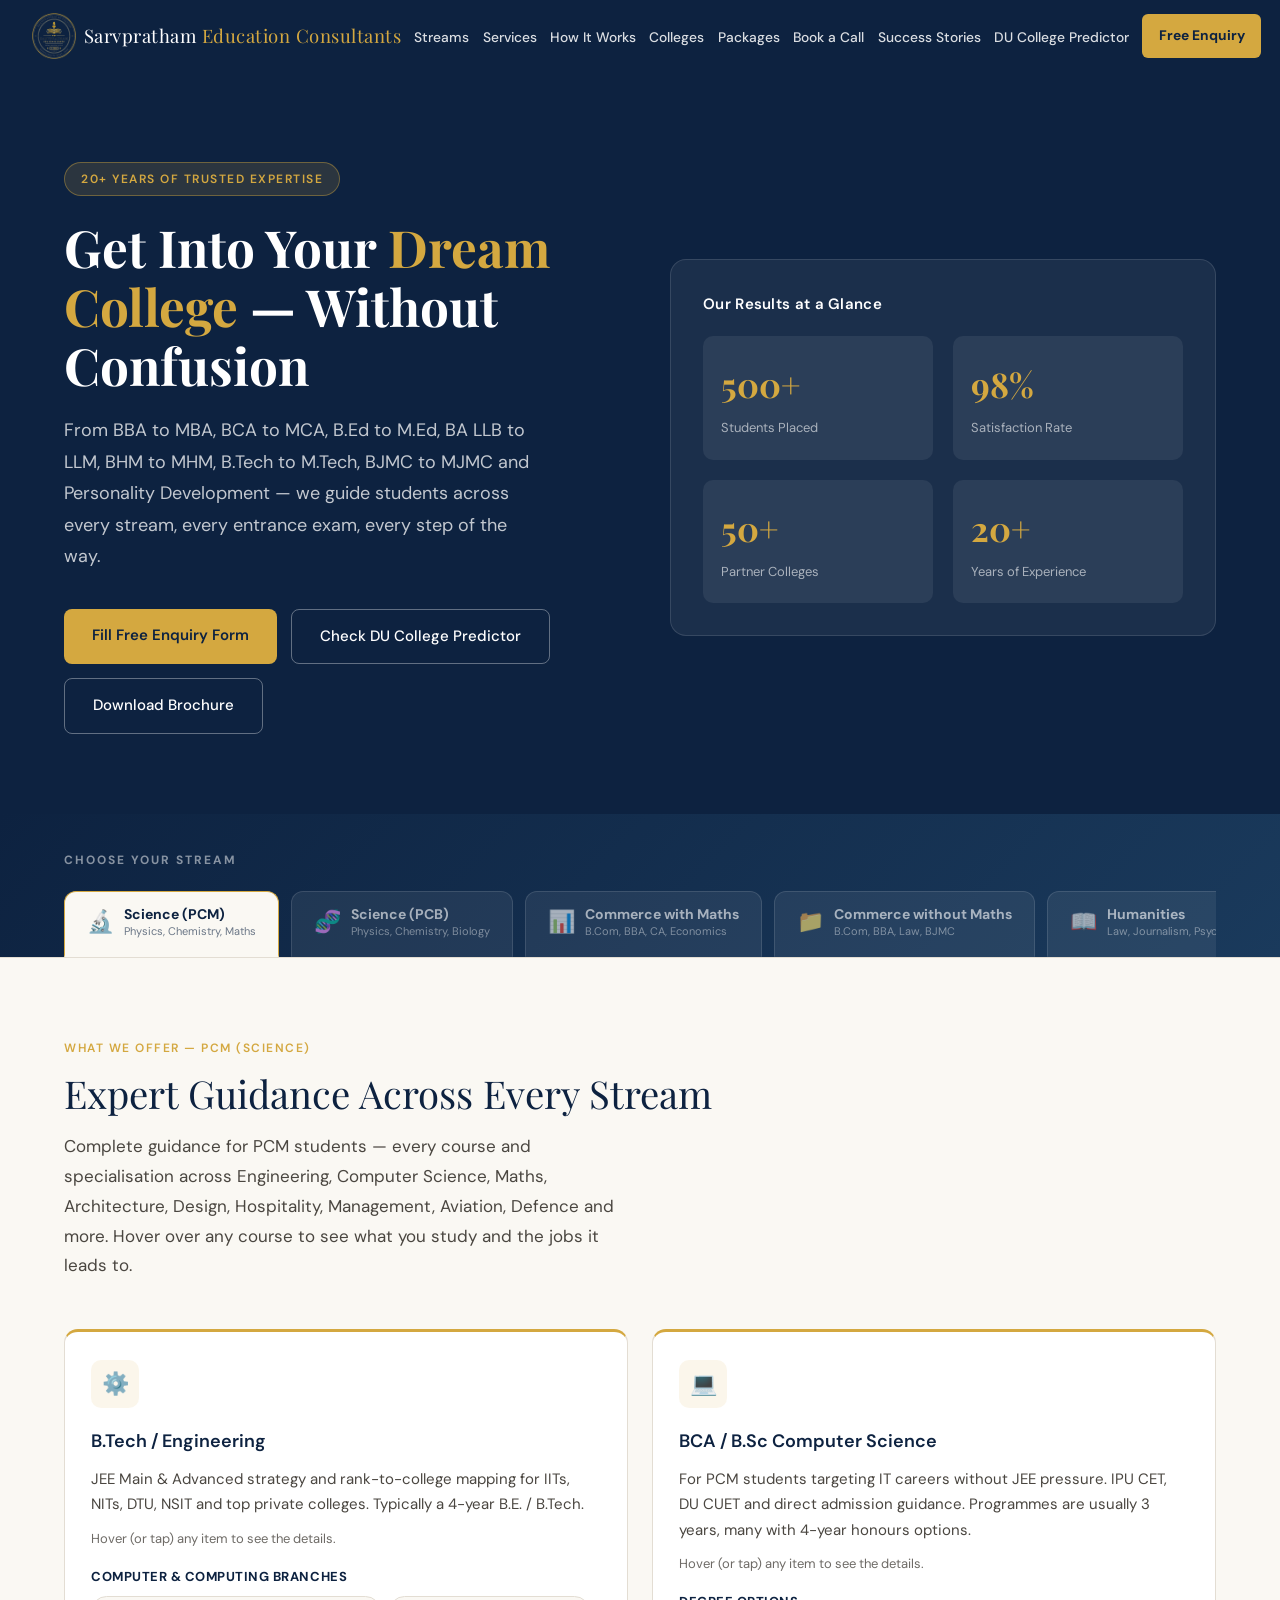
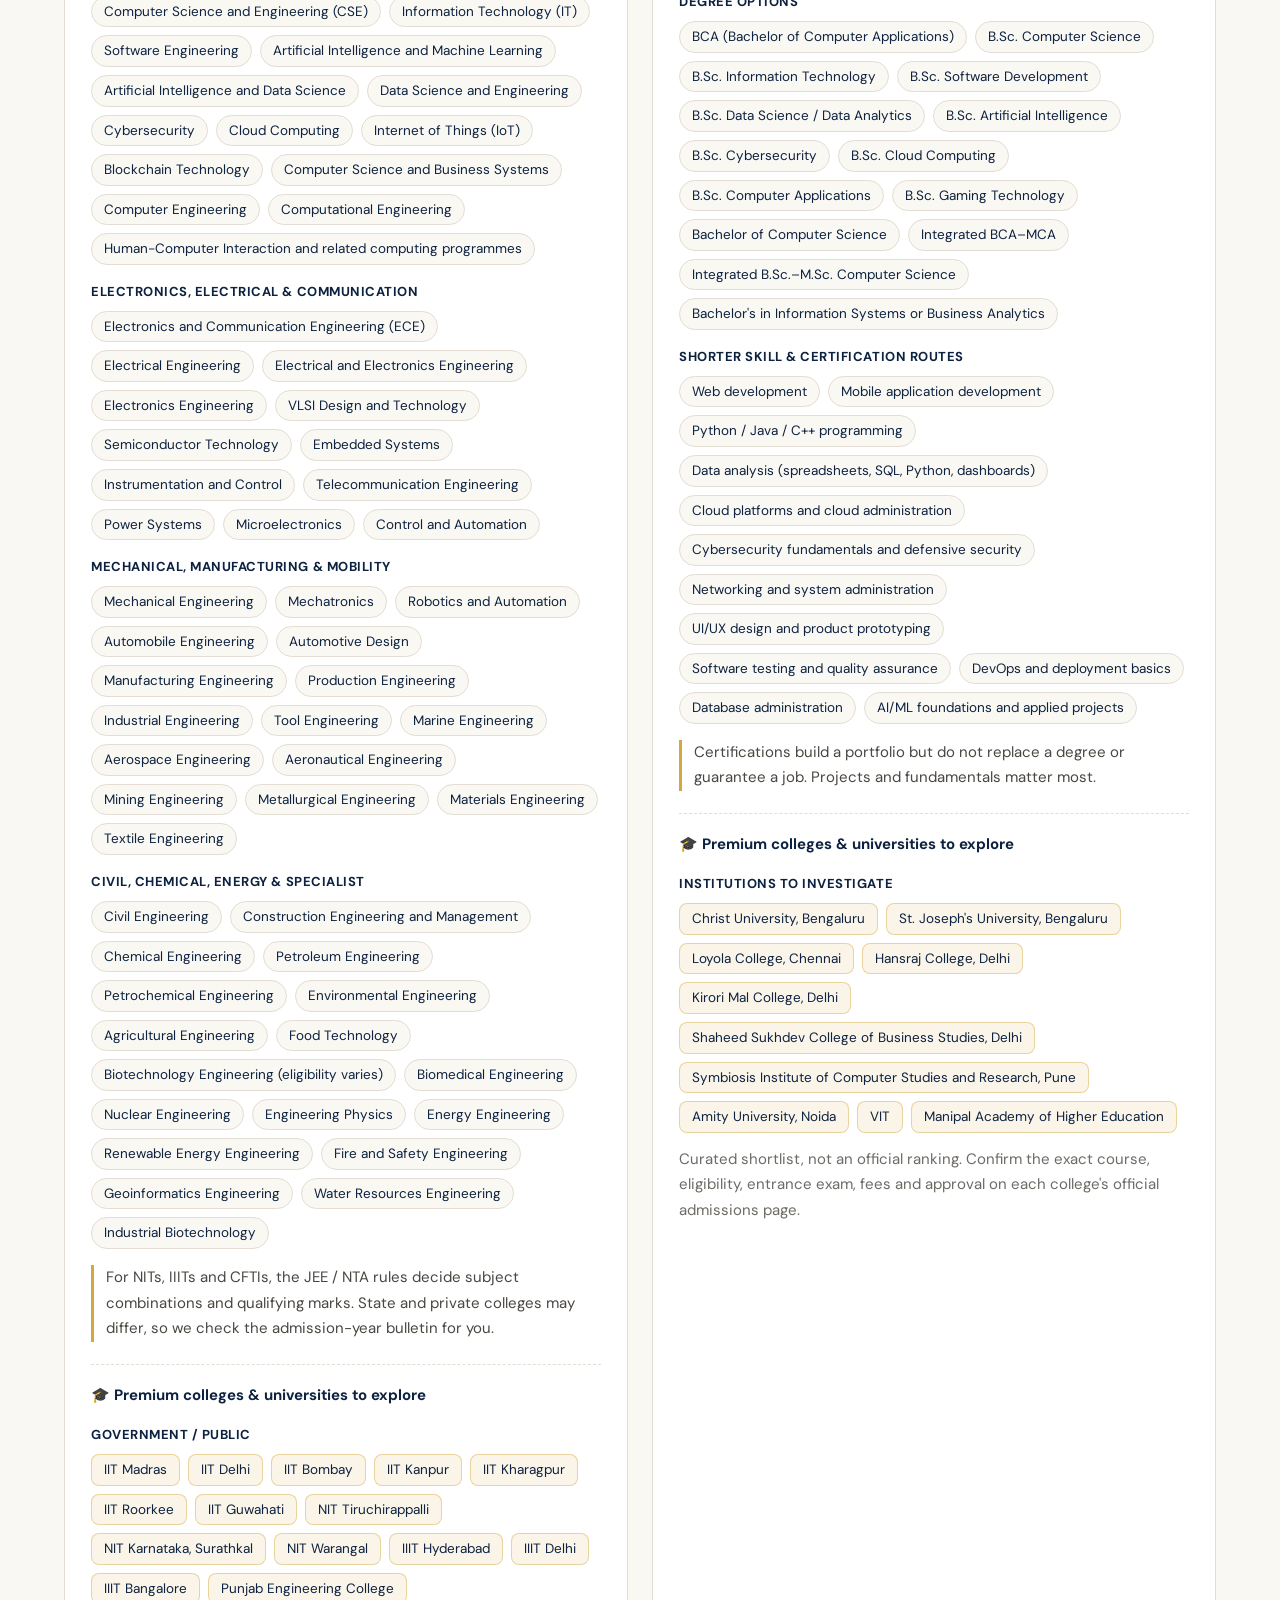
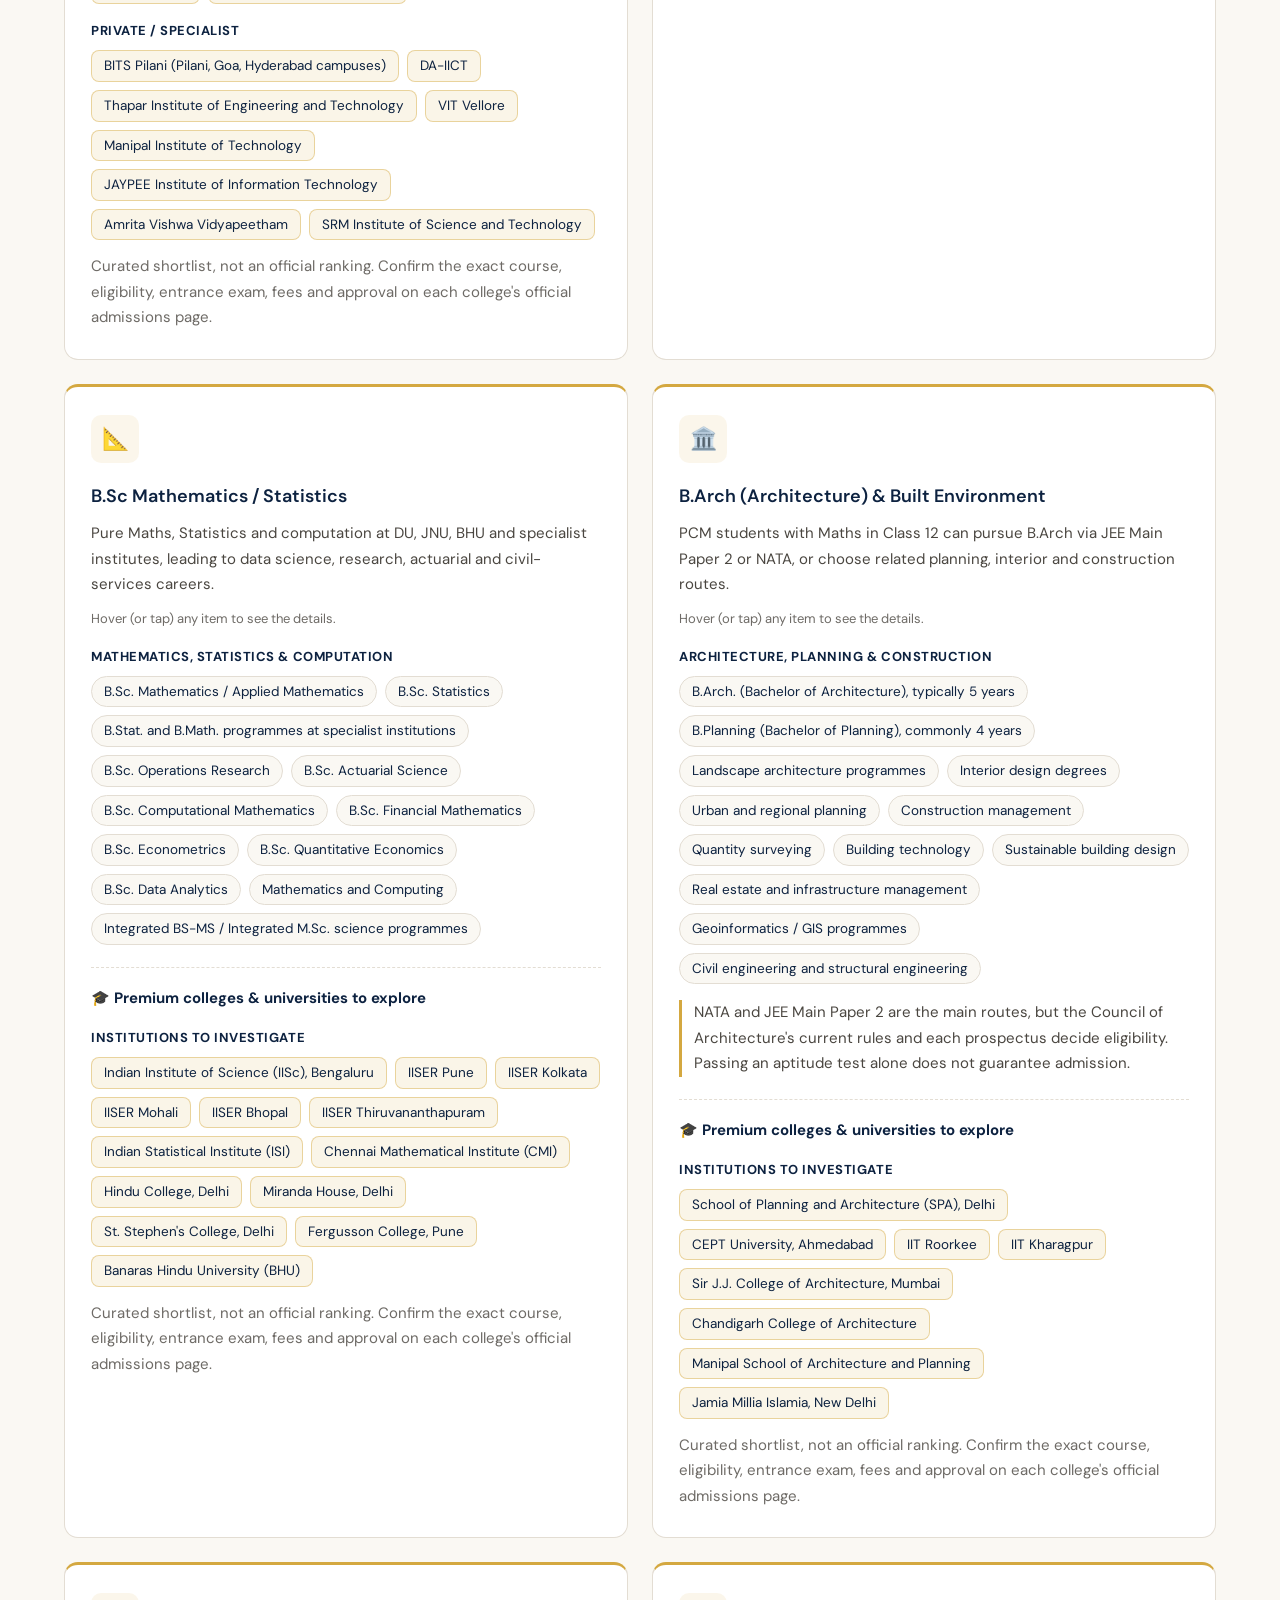
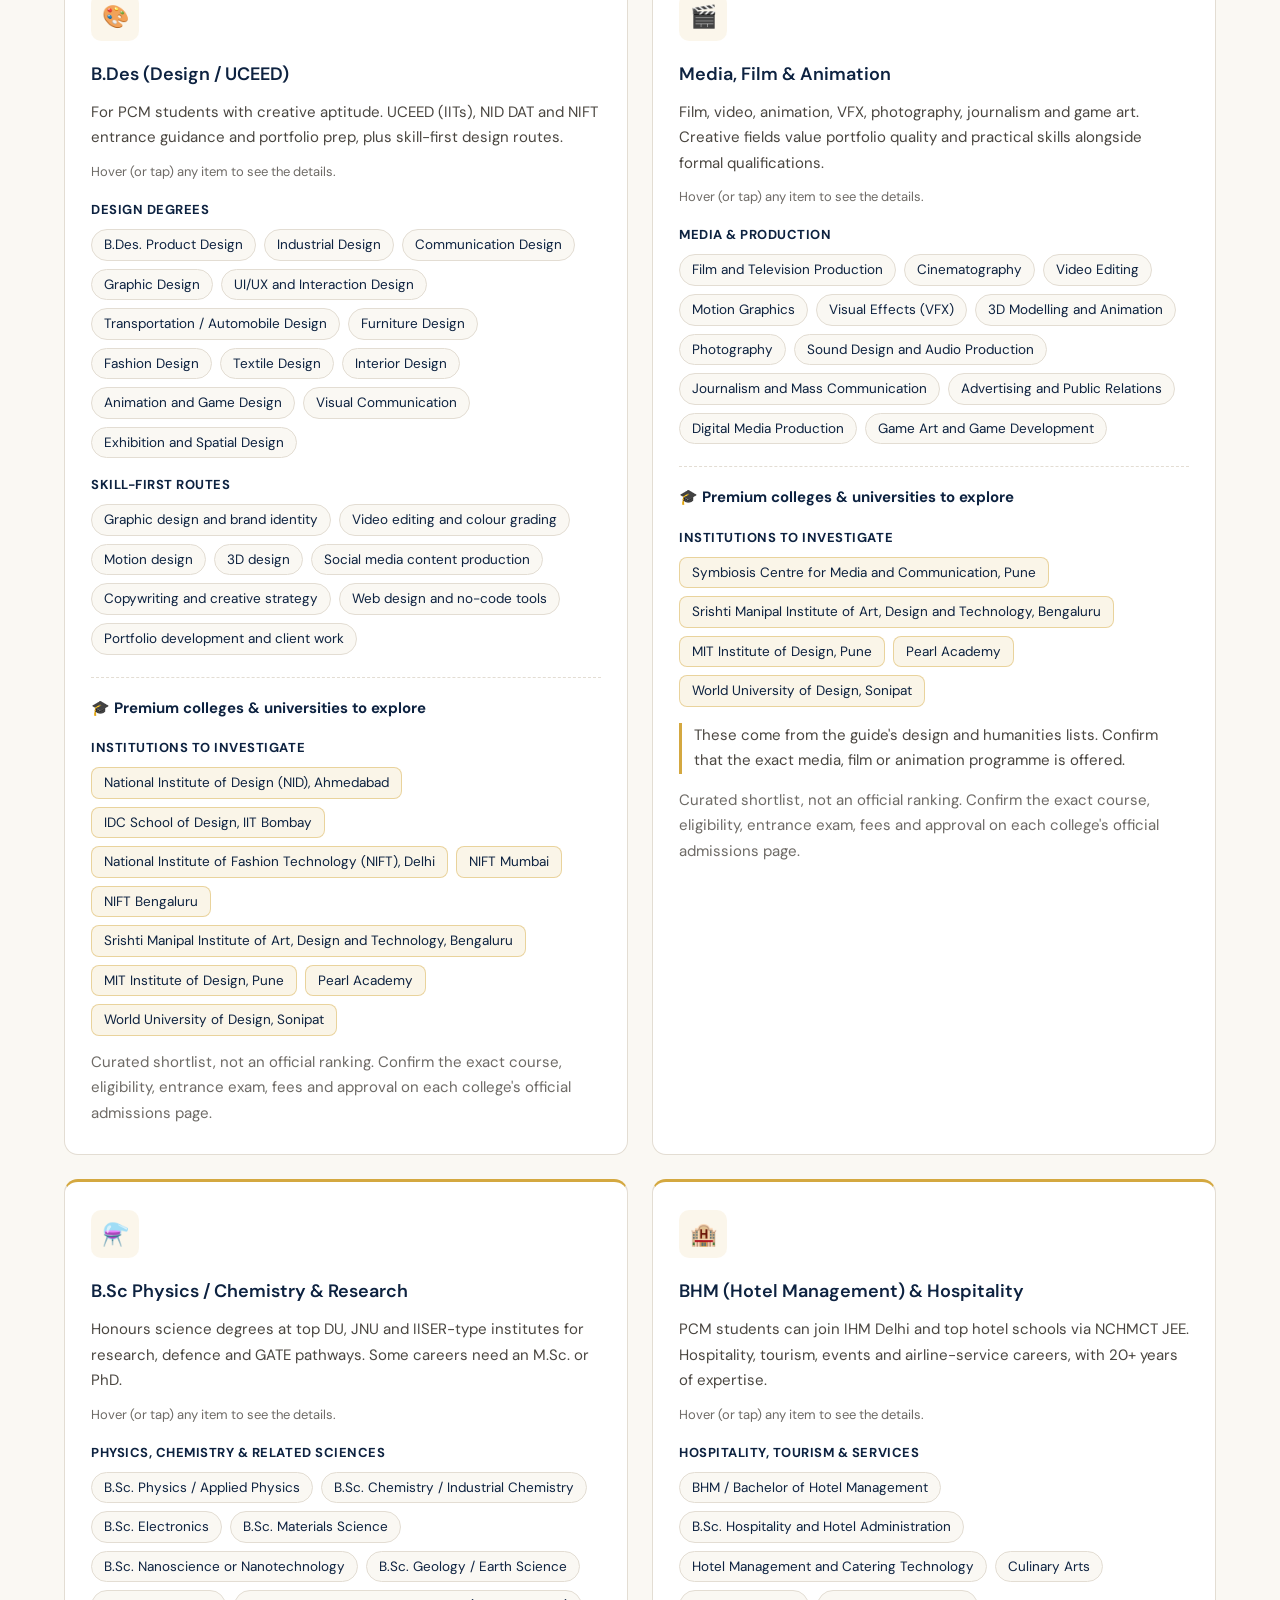
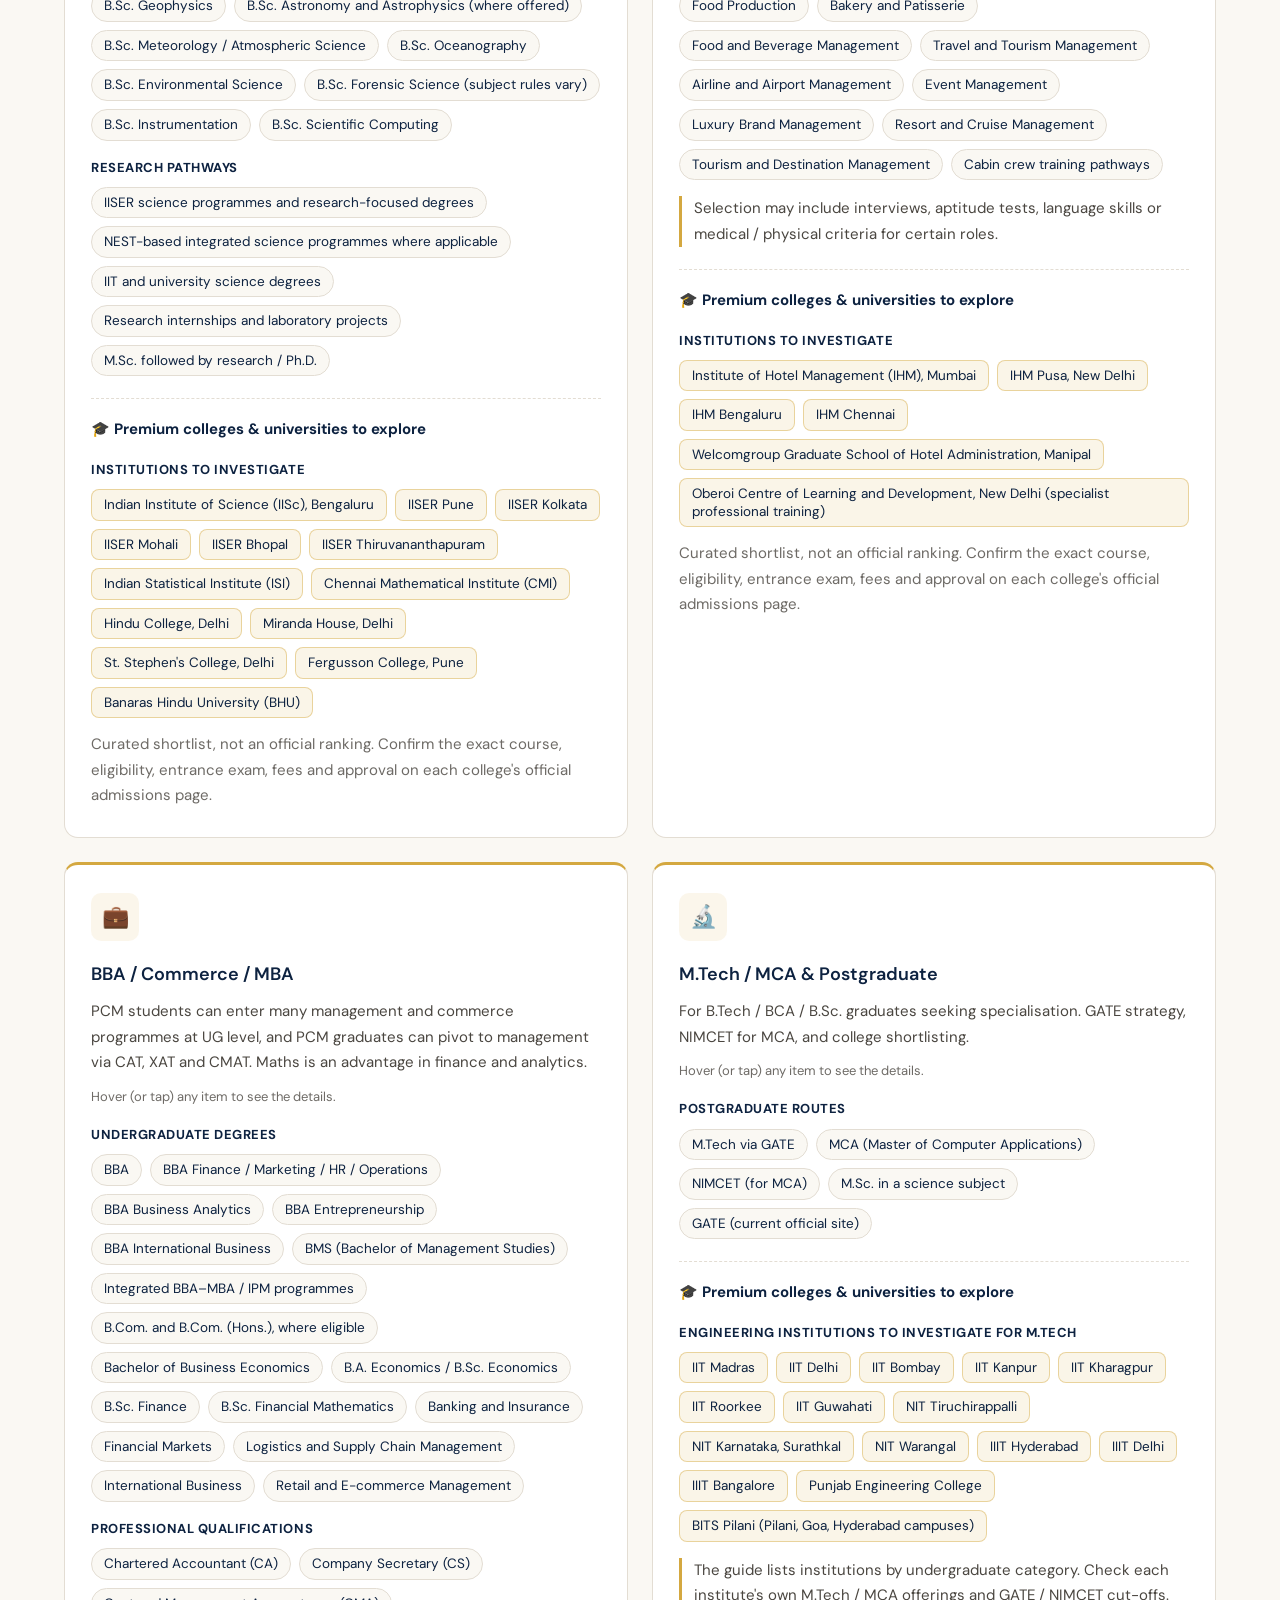
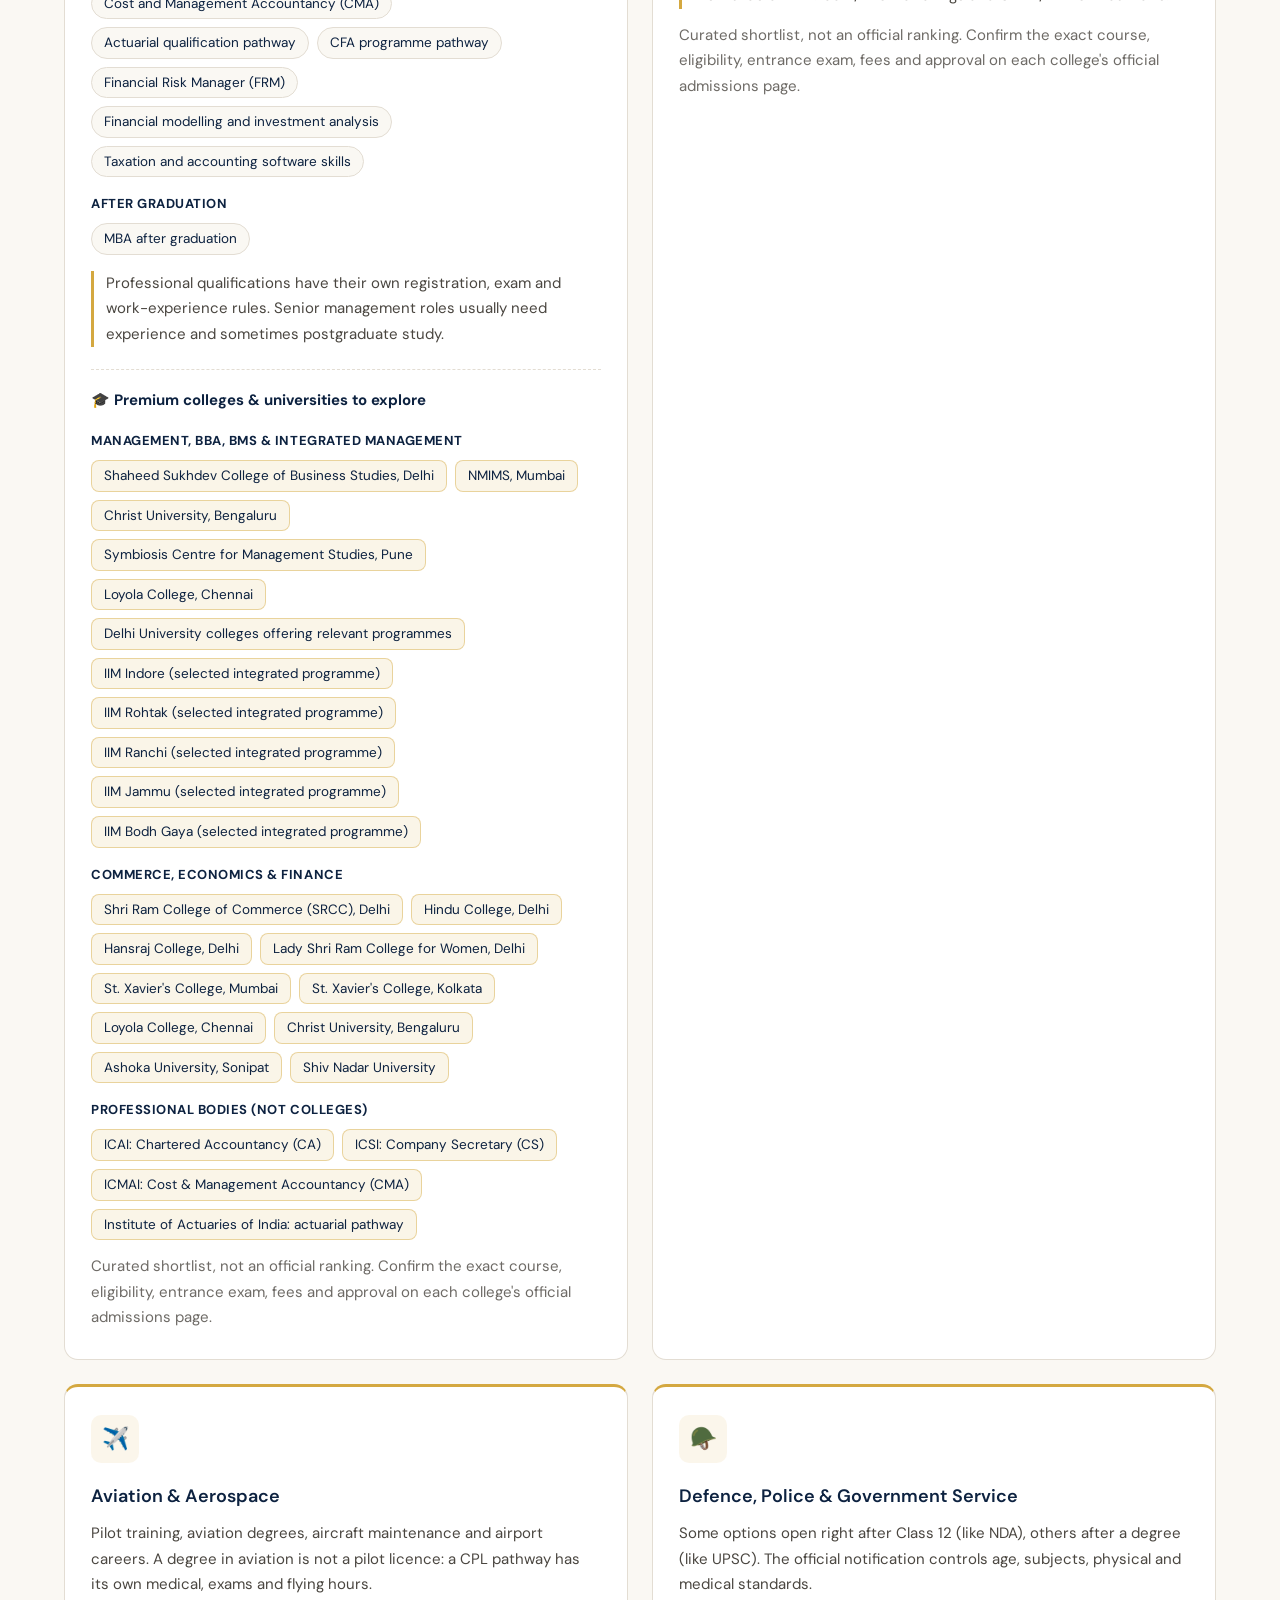
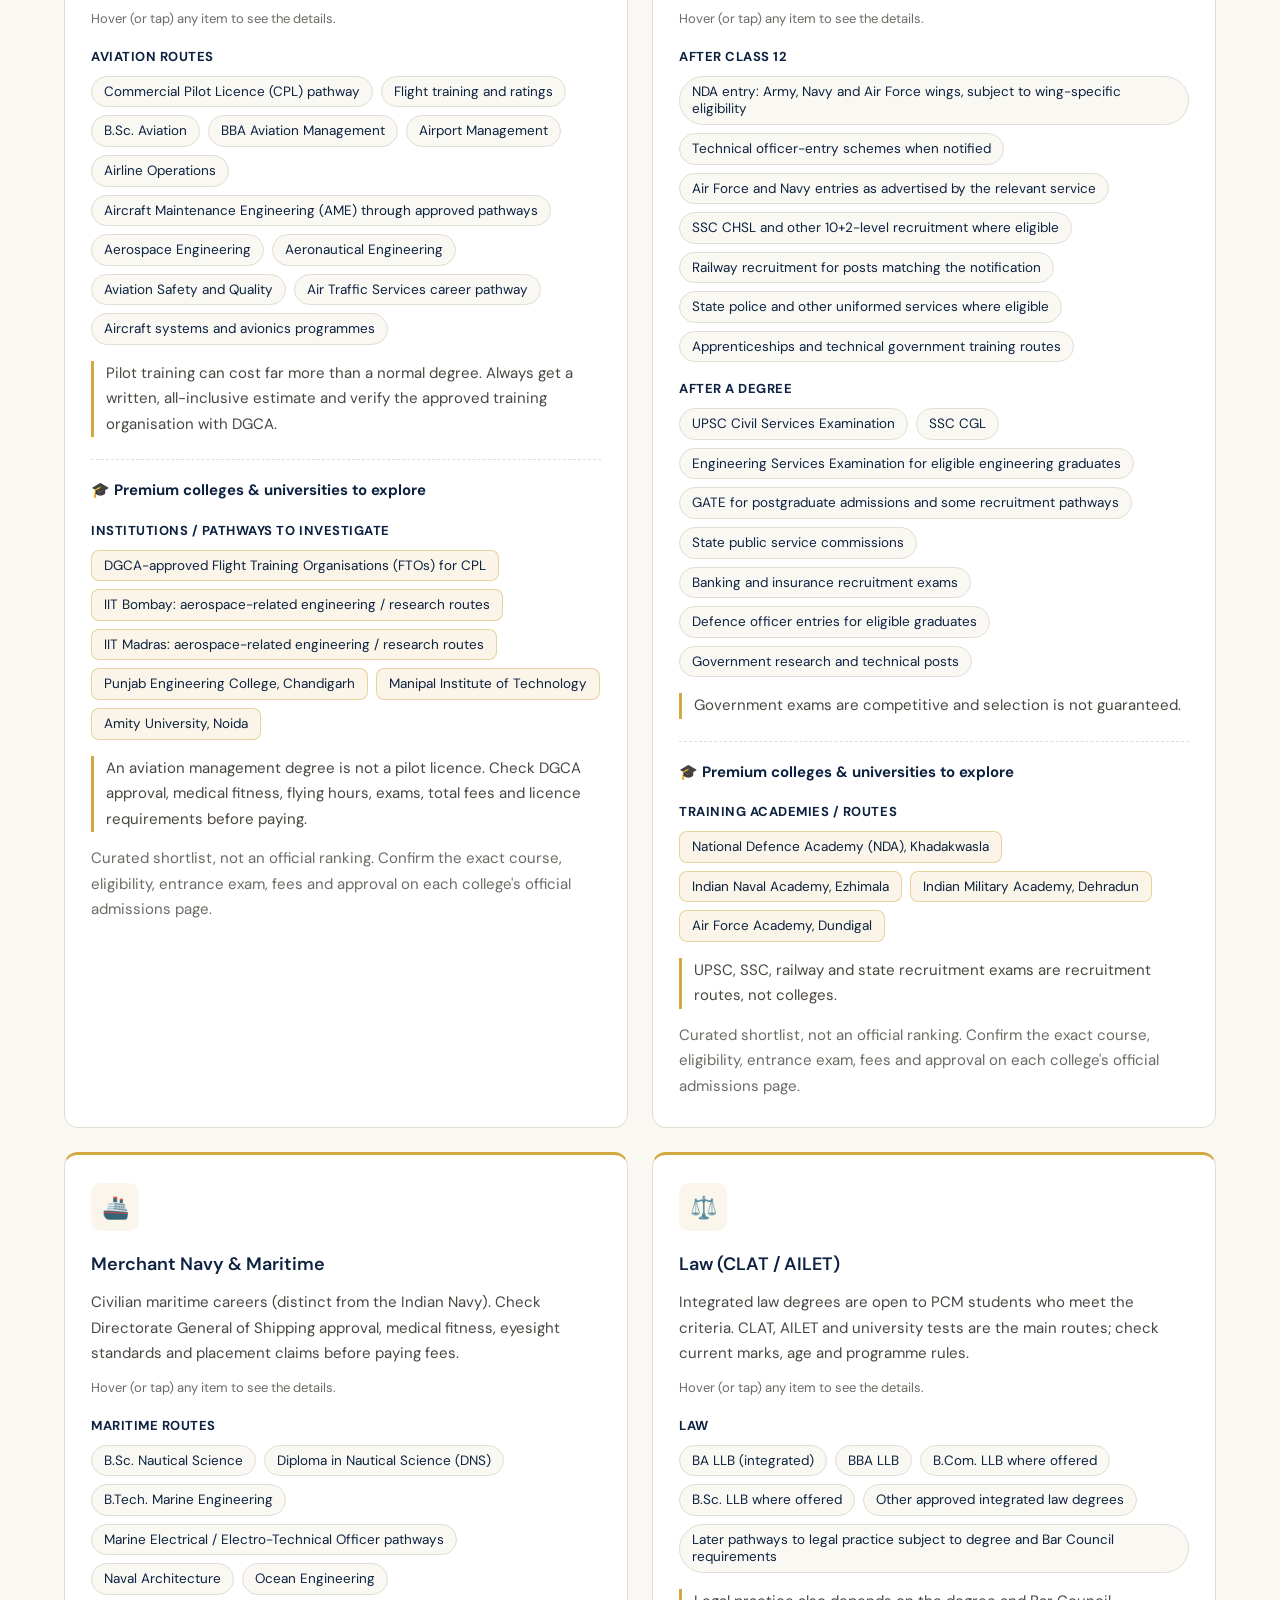
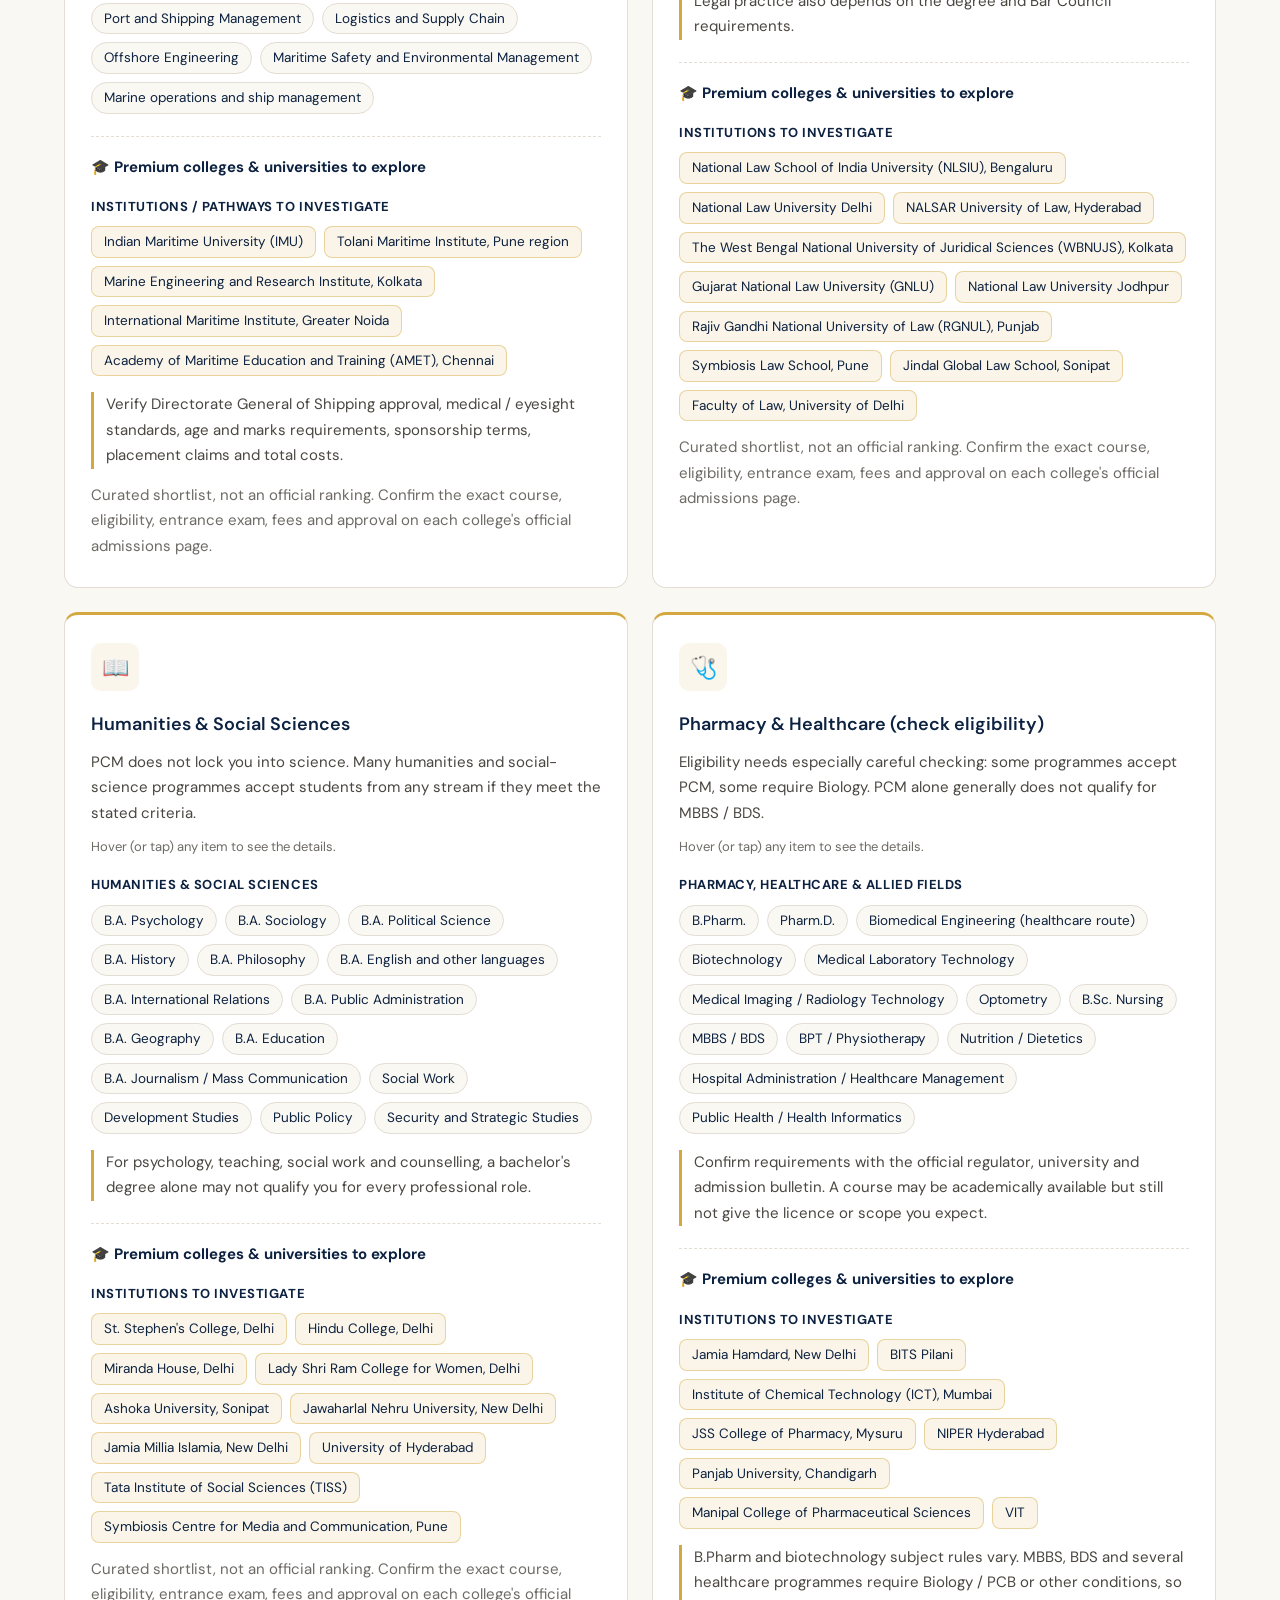
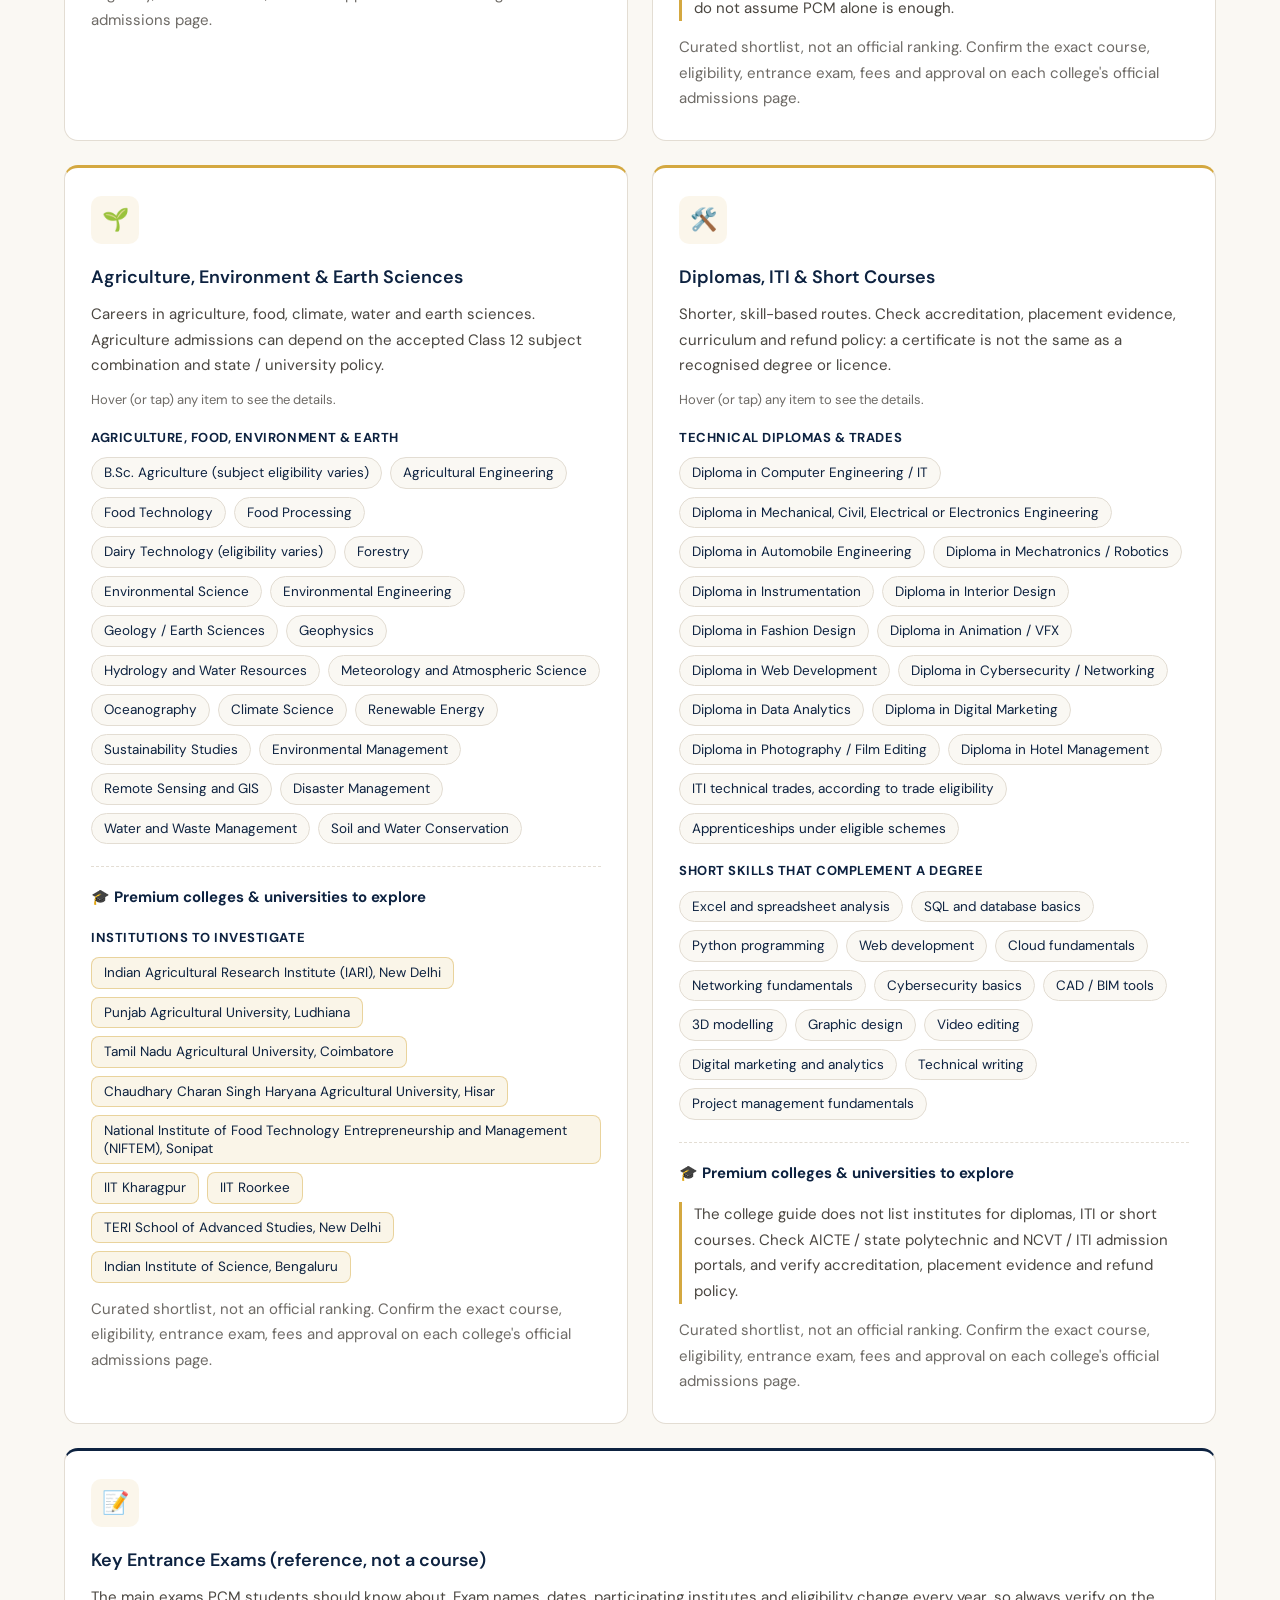
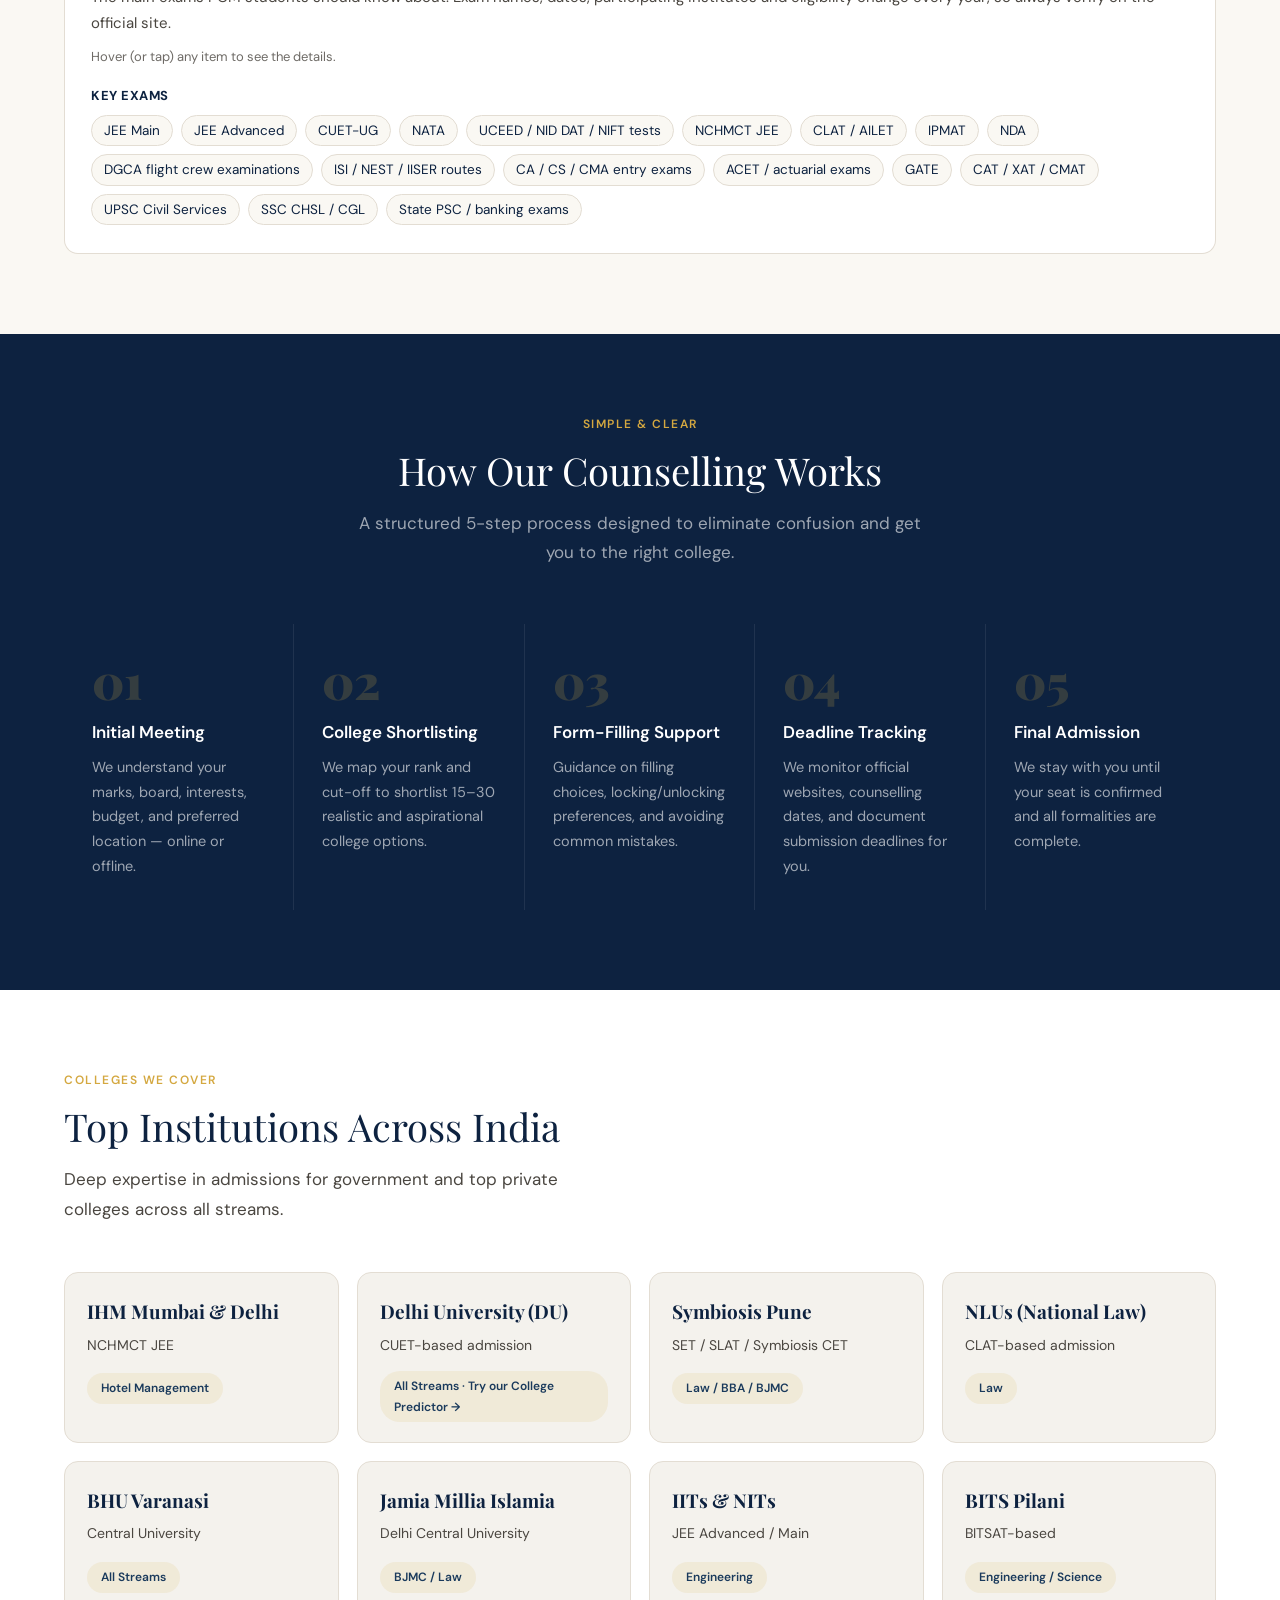
<file: index.html>
<!DOCTYPE html>
<html lang="en">
<head>
<meta charset="UTF-8" />
<meta name="viewport" content="width=device-width, initial-scale=1.0"/>
<title>Sarvpratham Education Consultants – College Admissions & Career Guidance</title>
<link rel="preconnect" href="https://fonts.googleapis.com">
<link href="https://fonts.googleapis.com/css2?family=Playfair+Display:wght@700;900&family=DM+Sans:wght@300;400;500;600&display=swap" rel="stylesheet">
  <link rel="stylesheet" href="styles.css">
  <script src="config.js"></script>
  <script src="pcm-desc-a.js"></script>
  <script src="pcm-desc-b.js"></script>
  <script src="pcm-cards.js"></script>
  <script src="pcm-colleges.js"></script>
  <script src="commerce-certificates.js"></script>
  <script src="humanities-certificates.js"></script>
  <script src="main.js" defer></script>
  <link rel="icon" type="image/jpeg" href="[data-uri]">
  <link rel="shortcut icon" type="image/jpeg" href="[data-uri]">
  <link rel="apple-touch-icon" href="[data-uri]">
</head>
<body>

<nav>
  <a href="#" class="logo"><img src="logo.png" alt="Sarvpratham Education Consultants logo"><span class="logo-name">Sarvpratham <span> Education Consultants</span></span></a>
  <ul class="nav-links">
    <li><a href="#stream-section">Streams</a></li>
    <li><a href="#services">Services</a></li>
    <li><a href="#process">How It Works</a></li>
    <li><a href="#colleges">Colleges</a></li>
    <li><a href="#packages">Packages</a></li>
    <li><a href="#booking">Book a Call</a></li>
    <li><a href="#testimonials">Success Stories</a></li>
    <li><a href="college-predictor.html">DU College Predictor</a></li>
  </ul>
  <a href="#enquiry" class="nav-cta">Free Enquiry</a>
</nav>

<section class="hero">
  <div>
    <div class="hero-tag">20+ Years of Trusted Expertise</div>
    <h1>Get Into Your <em>Dream College</em> — Without Confusion</h1>
    <p>From BBA to MBA, BCA to MCA, B.Ed to M.Ed, BA LLB to LLM, BHM to MHM, B.Tech to M.Tech, BJMC to MJMC and Personality Development — we guide students across every stream, every entrance exam, every step of the way.</p>
    <div class="hero-btns">
      <a href="#enquiry" class="btn-primary">Fill Free Enquiry Form</a>
      <a href="college-predictor.html" class="btn-outline">Check DU College Predictor</a>
      <a href="sarvpratham-brochure.html" target="_blank" class="btn-outline">Download Brochure</a>
    </div>
  </div>
  <div class="hero-card">
    <div class="hero-card-title">Our Results at a Glance</div>
    <div class="stat-grid">
      <div class="stat"><div class="stat-num">500+</div><div class="stat-label">Students Placed</div></div>
      <div class="stat"><div class="stat-num">98%</div><div class="stat-label">Satisfaction Rate</div></div>
      <div class="stat"><div class="stat-num">50+</div><div class="stat-label">Partner Colleges</div></div>
      <div class="stat"><div class="stat-num">20+</div><div class="stat-label">Years of Experience</div></div>
    </div>
  </div>
</section>

<div class="trust-bar">
</div>

<section class="stream-section" id="stream-section">
  <div class="stream-bar-wrap">
    <div class="stream-bar-inner">
      <span class="stream-bar-label">Choose Your Stream</span>
      <div class="stream-pills">
        <div class="stream-pill active" onclick="selectStream('pcm', this)">
          <span class="sp-emoji">🔬</span>
          <span class="sp-text">Science (PCM)<small>Physics, Chemistry, Maths</small></span>
        </div>
        <div class="stream-pill" onclick="selectStream('pcb', this)">
          <span class="sp-emoji">🧬</span>
          <span class="sp-text">Science (PCB)<small>Physics, Chemistry, Biology</small></span>
        </div>
        <div class="stream-pill" onclick="selectStream('com-math', this)">
          <span class="sp-emoji">📊</span>
          <span class="sp-text">Commerce with Maths<small>B.Com, BBA, CA, Economics</small></span>
        </div>
        <div class="stream-pill" onclick="selectStream('com-no-math', this)">
          <span class="sp-emoji">📁</span>
          <span class="sp-text">Commerce without Maths<small>B.Com, BBA, Law, BJMC</small></span>
        </div>
        <div class="stream-pill" onclick="selectStream('humanities', this)">
          <span class="sp-emoji">📖</span>
          <span class="sp-text">Humanities<small>Law, Journalism, Psychology</small></span>
        </div>
      </div>
    </div>
  </div>
</section>

<section class="services" id="services">
  <div class="section-tag" id="services-stream-tag">What We Offer — PCM (Science)</div>
  <div class="section-title">Expert Guidance Across Every Stream</div>
  <p class="section-sub" id="services-stream-sub">Complete guidance for PCM students — every course and specialisation across Engineering, Computer Science, Maths, Architecture, Design, Hospitality, Management, Aviation, Defence and more. Hover over any course to see what you study and the jobs it leads to.</p>
  <div class="services-grid" id="services-grid">
    <!-- Populated dynamically by renderServices() in main.js based on the stream selected above -->
  </div>
</section>

<section class="process" id="process">
  <div class="text-center" style="margin-bottom:56px">
    <div class="section-tag">Simple & Clear</div>
    <div class="section-title" style="color:#fff">How Our Counselling Works</div>
    <p class="section-sub mx-auto mb0">A structured 5-step process designed to eliminate confusion and get you to the right college.</p>
  </div>
  <div class="steps">
    <div class="step"><div class="step-num">01</div><h3>Initial Meeting</h3><p>We understand your marks, board, interests, budget, and preferred location — online or offline.</p></div>
    <div class="step"><div class="step-num">02</div><h3>College Shortlisting</h3><p>We map your rank and cut-off to shortlist 15–30 realistic and aspirational college options.</p></div>
    <div class="step"><div class="step-num">03</div><h3>Form-Filling Support</h3><p>Guidance on filling choices, locking/unlocking preferences, and avoiding common mistakes.</p></div>
    <div class="step"><div class="step-num">04</div><h3>Deadline Tracking</h3><p>We monitor official websites, counselling dates, and document submission deadlines for you.</p></div>
    <div class="step"><div class="step-num">05</div><h3>Final Admission</h3><p>We stay with you until your seat is confirmed and all formalities are complete.</p></div>
  </div>
</section>

<section class="colleges" id="colleges">
  <div class="section-tag">Colleges We Cover</div>
  <div class="section-title">Top Institutions Across India</div>
  <p class="section-sub">Deep expertise in admissions for government and top private colleges across all streams.</p>
  <div class="colleges-grid">
    <div class="college-tag"><div class="ct-name">IHM Mumbai & Delhi</div><div class="ct-sub">NCHMCT JEE</div><span class="ct-badge">Hotel Management</span></div>
    <a href="college-predictor.html" style="text-decoration:none;"><div class="college-tag"><div class="ct-name">Delhi University (DU)</div><div class="ct-sub">CUET-based admission</div><span class="ct-badge">All Streams · Try our College Predictor →</span></div></a>
    <div class="college-tag"><div class="ct-name">Symbiosis Pune</div><div class="ct-sub">SET / SLAT / Symbiosis CET</div><span class="ct-badge">Law / BBA / BJMC</span></div>
    <div class="college-tag"><div class="ct-name">NLUs (National Law)</div><div class="ct-sub">CLAT-based admission</div><span class="ct-badge">Law</span></div>
    <div class="college-tag"><div class="ct-name">BHU Varanasi</div><div class="ct-sub">Central University</div><span class="ct-badge">All Streams</span></div>
    <div class="college-tag"><div class="ct-name">Jamia Millia Islamia</div><div class="ct-sub">Delhi Central University</div><span class="ct-badge">BJMC / Law</span></div>
    <div class="college-tag"><div class="ct-name">IITs & NITs</div><div class="ct-sub">JEE Advanced / Main</div><span class="ct-badge">Engineering</span></div>
    <div class="college-tag"><div class="ct-name">BITS Pilani</div><div class="ct-sub">BITSAT-based</div><span class="ct-badge">Engineering / Science</span></div>
  </div>
</section>

<section class="why">
  <div class="why-grid">
    <div class="why-visual">
      <div class="why-quote">"20 years of helping students find clarity in one of the most important decisions of their lives."</div>
      <div class="why-author">— Our Mission at Sarvpratham Consultancy</div>
    </div>
    <div>
      <div class="section-tag">Why Choose Us</div>
      <div class="section-title">The Sarvpratham Difference</div>
      <div class="why-list">
        <div class="why-item"><div class="why-check">✓</div><div><h4>20+ Years of Proven Experience</h4><p>Two decades guiding students across Hotel Management, Law, BJMC, MBA, B.Ed, Personality Development and all streams.</p></div></div>
        <div class="why-item"><div class="why-check">✓</div><div><h4>1-on-1 Personal Counselling</h4><p>No batch lectures. Every session is tailored to your unique marks, interests, and goals.</p></div></div>
        <div class="why-item"><div class="why-check">✓</div><div><h4>Full Fee Transparency</h4><p>No hidden charges. Our packages are clear, affordable, and priced for every student.</p></div></div>
        <div class="why-item"><div class="why-check">✓</div><div><h4>End-to-End Support</h4><p>We stay with you from choosing a stream to your final college seat confirmation.</p></div></div>
      </div>
    </div>
  </div>
</section>

<section class="packages" id="packages">
  <div class="text-center" style="margin-bottom:56px">
    <div class="section-tag">Simple Pricing</div>
    <div class="section-title">Choose a Package That Fits You</div>
    <p class="section-sub mx-auto mb0">All prices are inclusive of GST. Refund policy available on request.</p>
  </div>
  <div class="pkg-grid">
    <div class="pkg-card">
      <div class="pkg-name">Basic</div>
      <div class="pkg-price">&#8377;2,999</div>
      <div class="pkg-period">one-time</div>
      <ul class="pkg-features">
        <li>1 Counselling session (60 min)</li>
        <li>College shortlist (up to 15)</li>
        <li>1 Form review by email</li>
        <li>Cut-off & rank analysis</li>
        <li>Document checklist</li>
      </ul>
      <button class="pkg-btn" onclick="scrollToEnquiry()">Get Started</button>
    </div>
    <div class="pkg-card featured">
      <div class="pkg-badge">Most Popular</div>
      <div class="pkg-name">Advanced</div>
      <div class="pkg-price">&#8377;6,499</div>
      <div class="pkg-period">full support</div>
      <ul class="pkg-features">
        <li>3 Counselling sessions</li>
        <li>College shortlist (up to 30)</li>
        <li>Live form-filling support</li>
        <li>Entrance exam roadmap</li>
        <li>Parents' session included</li>
        <li>Priority WhatsApp support</li>
      </ul>
      <button class="pkg-btn" onclick="scrollToEnquiry()">Get Started</button>
    </div>
    <div class="pkg-card">
      <div class="pkg-name">Complete</div>
      <div class="pkg-price">&#8377;11,999</div>
      <div class="pkg-period">year-long</div>
      <ul class="pkg-features">
        <li>Unlimited sessions (1 year)</li>
        <li>All exams & all streams</li>
        <li>Personality development coaching</li>
        <li>Mock interviews + feedback</li>
        <li>UPSC / PG planning guidance</li>
        <li>Dedicated counsellor assigned</li>
      </ul>
      <button class="pkg-btn" onclick="scrollToEnquiry()">Get Started</button>
    </div>
  </div>
</section>

<section class="enquiry" id="booking" style="background:var(--gray-light)">
  <div class="text-center" style="margin-bottom:40px">
    <div class="section-tag">Talk To Us</div>
    <div class="section-title">Book a Free Consultation Call</div>
    <p class="section-sub mx-auto mb0">Pick a day and time that works for you and one of our counsellors will call you at that slot.</p>
  </div>
  <div class="form-card" style="max-width:640px;margin:0 auto">
    <h3>Choose Session Type</h3>
    <div class="slot-type-row">
      <button type="button" class="slot-type-btn active" onclick="setSlotType(this,'📞 Phone Call')">📞 Phone Call</button>
      <button type="button" class="slot-type-btn" onclick="setSlotType(this,'💻 Video Call')">💻 Video Call</button>
      <button type="button" class="slot-type-btn" onclick="setSlotType(this,'🏢 In-Person (Office)')">🏢 In-Person (Office)</button>
    </div>

    <div class="slots-label">Select a Day</div>
    <div class="slot-day-row" id="slotDays"><p style="color:rgba(0,0,0,0.4);font-size:13px">Loading days…</p></div>

    <div class="slots-label">Select a Time</div>
    <div class="slot-time-row" id="slotTimes"><p style="color:rgba(0,0,0,0.4);font-size:13px">Pick a day first</p></div>

    <div class="booking-fields">
      <div class="b-field"><label>Full Name *</label><input id="b-name" type="text" placeholder="Your name"></div>
      <div class="b-field"><label>Phone Number *</label><input id="b-phone" type="tel" placeholder="+91 XXXXX XXXXX"></div>
    </div>
    <div class="booking-fields">
      <div class="b-field"><label>Stream</label>
        <select id="b-stream" onchange="updateCourseDropdown('b-stream','b-course')">
          <option value="">Select your stream</option>
          <option>PCM (Science)</option>
          <option>PCB (Biology)</option>
          <option>Commerce with Maths</option>
          <option>Commerce without Maths</option>
          <option>Humanities</option>
        </select>
      </div>
      <div class="b-field"><label>Preferred Course</label>
        <select id="b-course"><option value="">Select your stream first</option></select>
      </div>
    </div>
    <button type="button" class="book-btn" onclick="bookSlot()">Book My Free Call →</button>
  </div>
</section>

<section class="testimonials" id="testimonials">
  <div class="text-center" style="margin-bottom:56px">
    <div class="section-tag">Student Stories</div>
    <div class="section-title" style="color:#fff">Real Students. Real Results.</div>
    <p class="section-sub mx-auto mb0" style="color:rgba(255,255,255,0.6)">Hear from students we've helped find their right college and career path.</p>
  </div>
  <div class="testi-grid">
    <div class="testi-card">
      <div class="testi-stars">★★★★★</div>
      <p>"Sarvpratham guided me through NCHMCT JEE and I got into IHM Delhi. Their 20 years of experience really shows in how they prepare you."</p>
      <div class="testi-author"><div class="testi-avatar">RV</div><div><div class="testi-name">Rahul Verma</div><div class="testi-college">IHM Delhi — B.Sc Hotel Management</div></div></div>
    </div>
    <div class="testi-card">
      <div class="testi-stars">★★★★★</div>
      <p>"From CLAT prep to choosing between NLU and Symbiosis — they helped me every step. Now at Symbiosis Law School, Pune."</p>
      <div class="testi-author"><div class="testi-avatar">NK</div><div><div class="testi-name">Neha Kapoor</div><div class="testi-college">Symbiosis Law School — BA LLB (Hons)</div></div></div>
    </div>
    <div class="testi-card">
      <div class="testi-stars">★★★★★</div>
      <p>"The personality development sessions gave me the confidence to ace my college interview. Joined BJMC at Jamia this year!"</p>
      <div class="testi-author"><div class="testi-avatar">SM</div><div><div class="testi-name">Shreya Mishra</div><div class="testi-college">Jamia Millia — BJMC</div></div></div>
    </div>
  </div>
</section>

<section class="blog-section" id="blog">
  <div class="text-center" style="margin-bottom:48px">
    <div class="section-tag">Free Resources</div>
    <div class="section-title">Latest Guides & Insights</div>
    <p class="section-sub mx-auto mb0">Practical, no-fluff guides on entrance exams, cut-offs and college shortlisting.</p>
  </div>
  <div class="blog-grid" id="blogGrid"><!-- Populated by renderBlog() in main.js --></div>
</section>

<div class="blog-modal-overlay" id="blogModal">
  <div class="blog-modal">
    <button class="blog-modal-close" onclick="closeBlog()">&times;</button>
    <div id="blogModalContent"></div>
  </div>
</div>

<section class="enquiry" id="enquiry">
  <div class="enquiry-wrap">
    <div class="enquiry-info">
      <div class="section-tag">Get in Touch</div>
      <h3 class="section-title">Start Your Admission Journey Today</h3>
      <p>Fill the form and we'll reach out within 24 hours to schedule your free initial consultation. No pressure, just clarity.</p>
      <div class="contact-row"><div class="contact-icon">📞</div><div class="contact-text"><strong>Call / WhatsApp</strong><span>9540000270</span></div></div>
      <div class="contact-row"><div class="contact-icon">✉️</div><div class="contact-text"><strong>Email</strong><span><a href="/cdn-cgi/l/email-protection" class="__cf_email__" data-cfemail="751011005b06140703050714011d1418351218141c195b161a18">[email&#160;protected]</a></span></div></div>
      <div class="contact-row"><div class="contact-icon">📍</div><div class="contact-text"><strong>Location</strong><span>New Delhi, India (Online sessions available)</span></div></div>
      <br>
      <a href="sarvpratham-brochure.html" target="_blank" class="brochure-btn">⬇ Download Our Brochure</a>
    </div>
    <div class="form-card">
      <h3>Free Enquiry Form</h3>
      <p>Tell us about yourself and we'll get back to you with a personalised plan.</p>
      <div class="form-row">
        <div class="form-group"><label>Full Name *</label><input id="f-name" type="text" placeholder="Your name" required></div>
        <div class="form-group"><label>Phone Number *</label><input id="f-phone" type="tel" placeholder="+91 XXXXX XXXXX" required></div>
      </div>
      <div class="form-group"><label>Email Address</label><input id="f-email" type="email" placeholder="you@email.com"></div>
      <div class="form-row">
        <div class="form-group"><label>Current Class *</label>
          <select id="f-class"><option value="">Select class</option><option>Class 11</option><option>Class 12 (appearing)</option><option>12th Passed</option><option>Gap Year</option></select>
        </div>
        <div class="form-group"><label>Stream</label>
          <select id="f-stream" onchange="updateCourseDropdown('f-stream','f-course')">
            <option value="">Select your stream</option>
            <option>PCM (Science)</option>
            <option>PCB (Biology)</option>
            <option>Commerce with Maths</option>
            <option>Commerce without Maths</option>
            <option>Humanities</option>
          </select>
        </div>
      </div>
      <div class="form-row">
        <div class="form-group"><label>Preferred Course</label>
          <select id="f-course"><option value="">Select your stream first</option></select>
        </div>
        <div class="form-group"><label>City</label><input id="f-city" type="text" placeholder="Your city"></div>
      </div>
      <div class="form-group"><label>Anything specific you'd like guidance on?</label><textarea id="f-msg" placeholder="E.g. I want to get into Hotel Management after 12th..."></textarea></div>
      <button class="form-submit" type="button" onclick="submitEnquiry()">Submit Enquiry →</button>
    </div>
  </div>
</section>

<footer>
  <div class="footer-top">
    <div>
      <div class="footer-logo">Sarvpratham <span>Consultancy</span></div>
      <p class="footer-desc">India's trusted college admission consultancy with 20+ years of experience. Helping students and parents navigate Hotel Management, Law, BJMC, MBA, B.Ed, Personality Development and all major streams.</p>
    </div>
    <div class="footer-col">
      <h4>Quick Links</h4>
      <ul>
        <li><a href="#services">Our Services</a></li>
        <li><a href="#process">How It Works</a></li>
        <li><a href="#colleges">Colleges We Cover</a></li>
        <li><a href="#packages">Packages & Fees</a></li>
        <li><a href="#testimonials">Success Stories</a></li>
      </ul>
    </div>
    <div class="footer-col">
      <h4>Contact</h4>
      <ul>
        <li>📞 <a href="tel:+919540000270">9540000270</a></li>
        <li>✉️ <a href="mailto:edu.sarvprathampaath@gmail.com">edu.sarvprathampaath@gmail.com</a></li>
        <li>📍 <span>New Delhi, India</span></li>
      </ul>
    </div>
  </div>
  <div class="footer-bottom">
    <p>© 2025 Sarvpratham Education Consultants. All rights reserved.</p>
    <p>Made with care for students & parents.</p>
  </div>
</footer>

<div id="toast"></div>

</body>
</html>
</file>
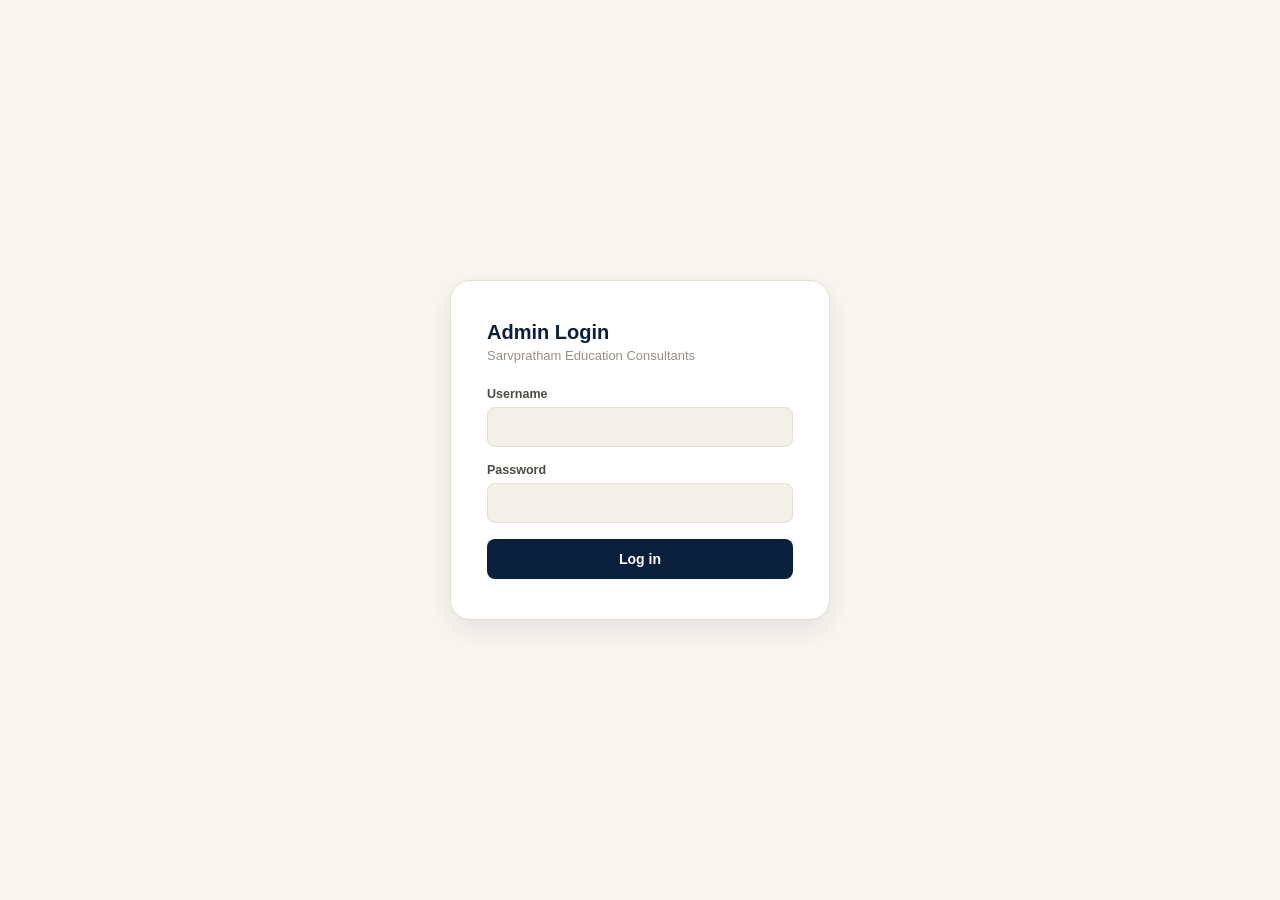
<file: admin.html>
<!DOCTYPE html>
<html lang="en">
<head>
<meta charset="UTF-8">
<meta name="viewport" content="width=device-width, initial-scale=1.0">
<meta name="robots" content="noindex, nofollow">
<title>Admin — Sarvpratham Education Consultants</title>
<link rel="icon" href="favicon.ico">
<style>
  :root{
    --navy:#0A1F3B;--navy-mid:#15335c;--navy-deep:#061225;
    --gold:#C9A24B;--gold-light:#E8C878;--gold-deep:#A67F2E;
    --cream:#FAF7F1;--white:#ffffff;--gray-light:#F3F0E9;--gray-mid:#96908A;
    --text-dark:#18140F;--text-mid:#4E4A44;--border:#E5DFD2;
    --r-sm:8px;--r-md:14px;--r-lg:20px;
    --shadow-sm:0 2px 10px rgba(10,31,59,0.06);
    --shadow-md:0 10px 32px rgba(10,31,59,0.10);
    --green:#1c7a4d;--green-bg:#e8f5ee;
    --red:#b3372c;--red-bg:#fbeceb;
    --amber:#a67f2e;--amber-bg:#fbf3e2;
    --ease:cubic-bezier(.22,1,.36,1);
  }
  *{margin:0;padding:0;box-sizing:border-box}
  body{font-family:'Segoe UI',Arial,sans-serif;background:var(--cream);color:var(--text-dark);min-height:100vh}
  a{color:inherit}

  /* ---------- LOGIN ---------- */
  #login-screen{min-height:100vh;display:flex;align-items:center;justify-content:center;padding:20px}
  .login-card{background:var(--white);border:1px solid var(--border);border-radius:var(--r-lg);box-shadow:var(--shadow-md);padding:40px 36px;width:100%;max-width:380px}
  .login-card h1{font-size:20px;color:var(--navy);margin-bottom:4px}
  .login-card p{font-size:13px;color:var(--gray-mid);margin-bottom:24px}
  .field{margin-bottom:16px}
  .field label{display:block;font-size:12.5px;font-weight:600;color:var(--text-mid);margin-bottom:6px}
  .field input{width:100%;padding:11px 13px;border:1px solid var(--border);border-radius:var(--r-sm);font-size:14.5px;background:var(--gray-light);outline:none;transition:border-color .2s var(--ease)}
  .field input:focus{border-color:var(--gold)}
  .btn{cursor:pointer;border:none;border-radius:var(--r-sm);font-weight:600;font-size:14px;transition:transform .15s var(--ease), box-shadow .15s var(--ease);}
  .btn-primary{background:var(--navy);color:var(--white);padding:12px 20px;width:100%}
  .btn-primary:hover{box-shadow:var(--shadow-sm);transform:translateY(-1px)}
  .btn-primary:disabled{opacity:.6;cursor:not-allowed;transform:none}
  #login-error{color:var(--red);font-size:13px;margin-top:14px;display:none;background:var(--red-bg);padding:10px 12px;border-radius:var(--r-sm)}

  /* ---------- APP SHELL ---------- */
  #app{display:none;min-height:100vh}
  header.topbar{background:var(--navy);color:var(--white);padding:14px 28px;display:flex;align-items:center;justify-content:space-between;position:sticky;top:0;z-index:20;box-shadow:0 2px 14px rgba(4,10,20,0.2)}
  header.topbar .brand{font-size:16px;font-weight:600;letter-spacing:.3px}
  header.topbar .brand span{color:var(--gold-light)}
  header.topbar .actions{display:flex;align-items:center;gap:14px}
  header.topbar .actions button{background:transparent;border:1px solid rgba(255,255,255,.28);color:var(--white);padding:8px 16px;border-radius:var(--r-sm);font-size:13px}
  header.topbar .actions button:hover{background:rgba(255,255,255,.08)}

  main{max-width:1180px;margin:0 auto;padding:28px 20px 60px}

  .stats-grid{display:grid;grid-template-columns:repeat(auto-fit,minmax(170px,1fr));gap:14px;margin-bottom:28px}
  .stat-card{background:var(--white);border:1px solid var(--border);border-radius:var(--r-md);padding:18px 20px;box-shadow:var(--shadow-sm)}
  .stat-card .num{font-size:26px;font-weight:700;color:var(--navy)}
  .stat-card .label{font-size:12.5px;color:var(--gray-mid);margin-top:2px}

  .tabs{display:flex;gap:6px;margin-bottom:18px;border-bottom:1px solid var(--border)}
  .tab-btn{background:none;border:none;padding:11px 18px;font-size:14px;font-weight:600;color:var(--gray-mid);cursor:pointer;border-bottom:2.5px solid transparent;position:relative;top:1px}
  .tab-btn.active{color:var(--navy);border-bottom-color:var(--gold)}

  .toolbar{display:flex;flex-wrap:wrap;gap:10px;align-items:center;margin-bottom:16px;justify-content:space-between}
  .toolbar .left{display:flex;flex-wrap:wrap;gap:10px}
  .toolbar input[type=text], .toolbar select{padding:9px 12px;border:1px solid var(--border);border-radius:var(--r-sm);font-size:13.5px;background:var(--white)}
  .toolbar input[type=text]{min-width:220px}
  .btn-secondary{background:var(--gold);color:var(--navy-deep);padding:9px 16px}
  .btn-secondary:hover{box-shadow:var(--shadow-sm);transform:translateY(-1px)}

  .table-wrap{background:var(--white);border:1px solid var(--border);border-radius:var(--r-md);overflow:auto;box-shadow:var(--shadow-sm)}
  table{width:100%;border-collapse:collapse;font-size:13.5px;min-width:900px}
  th{text-align:left;background:var(--gray-light);color:var(--text-mid);font-size:11.5px;text-transform:uppercase;letter-spacing:.04em;padding:12px 14px;white-space:nowrap;position:sticky;top:0}
  td{padding:12px 14px;border-top:1px solid var(--border);vertical-align:top}
  tr:hover td{background:#fdfcf9}
  .muted{color:var(--gray-mid)}
  .msg-cell{max-width:220px;white-space:normal;color:var(--text-mid)}

  select.status-select{padding:6px 8px;border-radius:6px;border:1px solid var(--border);font-size:12.5px;font-weight:600;cursor:pointer}
  .badge-New,.badge-Confirmed{background:var(--amber-bg);color:var(--amber)}
  .badge-Contacted{background:#e6eef7;color:var(--navy-mid)}
  .badge-Enrolled,.badge-Completed{background:var(--green-bg);color:var(--green)}
  .badge-Not.interested,.badge-Cancelled,.badge-No-show{background:var(--red-bg);color:var(--red)}

  .icon-btn{background:none;border:none;cursor:pointer;color:var(--red);font-size:13px;font-weight:600;padding:6px 8px}
  .icon-btn:hover{text-decoration:underline}

  .empty-state{padding:50px 20px;text-align:center;color:var(--gray-mid);font-size:14px}
  .loading-state{padding:50px 20px;text-align:center;color:var(--gray-mid);font-size:14px}
  #toast{position:fixed;bottom:22px;left:50%;transform:translateX(-50%);background:var(--navy-deep);color:var(--white);padding:12px 22px;border-radius:var(--r-sm);font-size:13.5px;box-shadow:var(--shadow-md);opacity:0;pointer-events:none;transition:opacity .25s var(--ease), transform .25s var(--ease)}
  #toast.show{opacity:1;transform:translateX(-50%) translateY(-4px)}

  @media(max-width:640px){
    header.topbar{padding:12px 16px}
    main{padding:20px 12px 50px}
    .toolbar{flex-direction:column;align-items:stretch}
    .toolbar .left{flex-direction:column}
  }
</style>
</head>
<body>

<!-- ===================== LOGIN SCREEN ===================== -->
<div id="login-screen">
  <form class="login-card" id="login-form" autocomplete="off">
    <h1>Admin Login</h1>
    <p>Sarvpratham Education Consultants</p>
    <div class="field">
      <label for="username">Username</label>
      <input type="text" id="username" name="username" required autocomplete="username">
    </div>
    <div class="field">
      <label for="password">Password</label>
      <input type="password" id="password" name="password" required autocomplete="current-password">
    </div>
    <button type="submit" class="btn btn-primary" id="login-btn">Log in</button>
    <div id="login-error"></div>
  </form>
</div>

<!-- ===================== ADMIN APP ===================== -->
<div id="app">
  <header class="topbar">
    <div class="brand">Sarvpratham <span>Admin</span></div>
    <div class="actions">
      <button id="export-csv-btn">Export CSV</button>
      <button id="logout-btn">Log out</button>
    </div>
  </header>

  <main>
    <div class="stats-grid" id="stats-grid">
      <div class="stat-card"><div class="num">—</div><div class="label">Total enquiries</div></div>
      <div class="stat-card"><div class="num">—</div><div class="label">New enquiries</div></div>
      <div class="stat-card"><div class="num">—</div><div class="label">Enrolled</div></div>
      <div class="stat-card"><div class="num">—</div><div class="label">Total bookings</div></div>
    </div>

    <div class="tabs">
      <button class="tab-btn active" data-tab="enquiries">Enquiries</button>
      <button class="tab-btn" data-tab="bookings">Bookings</button>
    </div>

    <!-- ENQUIRIES TAB -->
    <section id="tab-enquiries">
      <div class="toolbar">
        <div class="left">
          <input type="text" id="enq-search" placeholder="Search name, phone, course, city…">
          <select id="enq-status-filter">
            <option value="">All statuses</option>
            <option value="New">New</option>
            <option value="Contacted">Contacted</option>
            <option value="Enrolled">Enrolled</option>
            <option value="Not interested">Not interested</option>
          </select>
        </div>
      </div>
      <div class="table-wrap">
        <table>
          <thead>
            <tr>
              <th>Date</th><th>Name</th><th>Phone</th><th>Email</th><th>Class</th>
              <th>Stream</th><th>Course</th><th>City</th><th>Message</th><th>Status</th><th></th>
            </tr>
          </thead>
          <tbody id="enq-tbody">
            <tr><td colspan="11" class="loading-state">Loading…</td></tr>
          </tbody>
        </table>
      </div>
    </section>

    <!-- BOOKINGS TAB -->
    <section id="tab-bookings" style="display:none">
      <div class="table-wrap">
        <table>
          <thead>
            <tr>
              <th>Date</th><th>Name</th><th>Phone</th><th>Slot Date</th><th>Slot Time</th>
              <th>Type</th><th>Stream</th><th>Course</th><th>Status</th><th></th>
            </tr>
          </thead>
          <tbody id="book-tbody">
            <tr><td colspan="10" class="loading-state">Loading…</td></tr>
          </tbody>
        </table>
      </div>
    </section>
  </main>
</div>

<div id="toast"></div>

<!-- Reuses the SAME backend URL config as the main site, so it stays in sync automatically -->
<script src="config.js"></script>
<script>
(function(){
  const API_BASE = window.SP_API_BASE || 'https://sarvpratham-backend.onrender.com';
  const TOKEN_KEY = 'sp_admin_token';

  const $ = (sel) => document.querySelector(sel);
  const loginScreen = $('#login-screen');
  const app = $('#app');
  const toast = $('#toast');

  function showToast(msg, isError){
    toast.textContent = msg;
    toast.style.background = isError ? 'var(--red)' : 'var(--navy-deep)';
    toast.classList.add('show');
    setTimeout(() => toast.classList.remove('show'), 2600);
  }

  function getToken(){ return localStorage.getItem(TOKEN_KEY); }
  function setToken(t){ localStorage.setItem(TOKEN_KEY, t); }
  function clearToken(){ localStorage.removeItem(TOKEN_KEY); }

  async function api(path, opts = {}){
    const token = getToken();
    const headers = Object.assign({}, opts.headers || {});
    if (token) headers['Authorization'] = 'Bearer ' + token;
    if (opts.body) headers['Content-Type'] = 'application/json';

    const res = await fetch(API_BASE + path, Object.assign({}, opts, { headers }));

    if (res.status === 401) {
      clearToken();
      showLogin('Session expired — please log in again.');
      throw new Error('unauthorized');
    }
    if (!res.ok) {
      let detail = 'Request failed';
      try { detail = (await res.json()).detail || detail; } catch (e) {}
      throw new Error(detail);
    }
    if (res.status === 204) return null;
    return res.json();
  }

  function showLogin(errorMsg){
    app.style.display = 'none';
    loginScreen.style.display = 'flex';
    if (errorMsg) {
      const el = $('#login-error');
      el.textContent = errorMsg;
      el.style.display = 'block';
    }
  }

  function showApp(){
    loginScreen.style.display = 'none';
    app.style.display = 'block';
    loadEverything();
  }

  // ---------- LOGIN ----------
  $('#login-form').addEventListener('submit', async (e) => {
    e.preventDefault();
    const btn = $('#login-btn');
    const errEl = $('#login-error');
    errEl.style.display = 'none';
    btn.disabled = true;
    btn.textContent = 'Logging in…';
    try {
      const res = await fetch(API_BASE + '/api/admin/login', {
        method: 'POST',
        headers: { 'Content-Type': 'application/json' },
        body: JSON.stringify({
          username: $('#username').value.trim(),
          password: $('#password').value,
        }),
      });
      if (!res.ok) {
        const d = await res.json().catch(() => ({}));
        throw new Error(d.detail || 'Incorrect username or password');
      }
      const data = await res.json();
      setToken(data.access_token);
      showApp();
    } catch (err) {
      errEl.textContent = err.message || 'Login failed. Please try again.';
      errEl.style.display = 'block';
    } finally {
      btn.disabled = false;
      btn.textContent = 'Log in';
    }
  });

  $('#logout-btn').addEventListener('click', () => {
    clearToken();
    showLogin();
  });

  // ---------- CSV EXPORT ----------
  $('#export-csv-btn').addEventListener('click', () => {
    const token = getToken();
    if (!token) return;
    window.open(API_BASE + '/api/enquiries/export/csv?token=' + encodeURIComponent(token), '_blank');
  });

  // ---------- TABS ----------
  document.querySelectorAll('.tab-btn').forEach(btn => {
    btn.addEventListener('click', () => {
      document.querySelectorAll('.tab-btn').forEach(b => b.classList.remove('active'));
      btn.classList.add('active');
      const tab = btn.dataset.tab;
      $('#tab-enquiries').style.display = tab === 'enquiries' ? 'block' : 'none';
      $('#tab-bookings').style.display = tab === 'bookings' ? 'block' : 'none';
    });
  });

  // ---------- STATS ----------
  async function loadStats(){
    try {
      const s = await api('/api/admin/stats');
      const cards = document.querySelectorAll('#stats-grid .stat-card .num');
      cards[0].textContent = s.total_enquiries;
      cards[1].textContent = s.new_enquiries;
      cards[2].textContent = s.enrolled_enquiries;
      cards[3].textContent = s.total_bookings;
    } catch (e) { /* handled by api() */ }
  }

  // ---------- ENQUIRIES ----------
  function fmtDate(iso){
    if (!iso) return '—';
    const d = new Date(iso);
    return d.toLocaleDateString('en-IN', { day:'2-digit', month:'short', year:'numeric' }) +
      ', ' + d.toLocaleTimeString('en-IN', { hour:'2-digit', minute:'2-digit' });
  }

  const ENQ_STATUSES = ['New', 'Contacted', 'Enrolled', 'Not interested'];
  const BOOK_STATUSES = ['Confirmed', 'Completed', 'Cancelled', 'No-show'];

  function statusSelectHTML(current, options){
    return options.map(o => `<option value="${o}" ${o === current ? 'selected' : ''}>${o}</option>`).join('');
  }

  let searchDebounce;
  $('#enq-search').addEventListener('input', () => {
    clearTimeout(searchDebounce);
    searchDebounce = setTimeout(loadEnquiries, 350);
  });
  $('#enq-status-filter').addEventListener('change', loadEnquiries);

  async function loadEnquiries(){
    const tbody = $('#enq-tbody');
    const search = $('#enq-search').value.trim();
    const status = $('#enq-status-filter').value;
    const params = new URLSearchParams();
    if (search) params.set('search', search);
    if (status) params.set('status', status);

    try {
      const rows = await api('/api/enquiries?' + params.toString());
      if (!rows.length) {
        tbody.innerHTML = '<tr><td colspan="11" class="empty-state">No enquiries found.</td></tr>';
        return;
      }
      tbody.innerHTML = rows.map(r => `
        <tr data-id="${r.id}">
          <td class="muted">${fmtDate(r.created_at)}</td>
          <td>${escapeHtml(r.name)}</td>
          <td>${escapeHtml(r.phone)}</td>
          <td class="muted">${escapeHtml(r.email || '—')}</td>
          <td class="muted">${escapeHtml(r.student_class || '—')}</td>
          <td class="muted">${escapeHtml(r.stream || '—')}</td>
          <td class="muted">${escapeHtml(r.course || '—')}</td>
          <td class="muted">${escapeHtml(r.city || '—')}</td>
          <td class="msg-cell">${escapeHtml(r.message || '—')}</td>
          <td>
            <select class="status-select badge-${r.status.replace(' ', '.')}" data-kind="enquiry" data-id="${r.id}">
              ${statusSelectHTML(r.status, ENQ_STATUSES)}
            </select>
          </td>
          <td><button class="icon-btn" data-kind="enquiry" data-id="${r.id}" data-action="delete">Delete</button></td>
        </tr>
      `).join('');
    } catch (e) {
      tbody.innerHTML = `<tr><td colspan="11" class="empty-state">${escapeHtml(e.message)}</td></tr>`;
    }
  }

  // ---------- BOOKINGS ----------
  async function loadBookings(){
    const tbody = $('#book-tbody');
    try {
      const rows = await api('/api/bookings');
      if (!rows.length) {
        tbody.innerHTML = '<tr><td colspan="10" class="empty-state">No bookings found.</td></tr>';
        return;
      }
      tbody.innerHTML = rows.map(r => `
        <tr data-id="${r.id}">
          <td class="muted">${fmtDate(r.created_at)}</td>
          <td>${escapeHtml(r.name)}</td>
          <td>${escapeHtml(r.phone)}</td>
          <td class="muted">${r.slot_date}</td>
          <td class="muted">${escapeHtml(r.slot_time)}</td>
          <td class="muted">${escapeHtml(r.session_type)}</td>
          <td class="muted">${escapeHtml(r.stream || '—')}</td>
          <td class="muted">${escapeHtml(r.course || '—')}</td>
          <td>
            <select class="status-select badge-${r.status.replace(' ', '.')}" data-kind="booking" data-id="${r.id}">
              ${statusSelectHTML(r.status, BOOK_STATUSES)}
            </select>
          </td>
          <td><button class="icon-btn" data-kind="booking" data-id="${r.id}" data-action="delete">Delete</button></td>
        </tr>
      `).join('');
    } catch (e) {
      tbody.innerHTML = `<tr><td colspan="10" class="empty-state">${escapeHtml(e.message)}</td></tr>`;
    }
  }

  // ---------- SHARED: status change + delete (event delegation) ----------
  document.addEventListener('change', async (e) => {
    if (!e.target.classList.contains('status-select')) return;
    const kind = e.target.dataset.kind;
    const id = e.target.dataset.id;
    const newStatus = e.target.value;
    const endpoint = kind === 'enquiry' ? `/api/enquiries/${id}/status` : `/api/bookings/${id}/status`;
    try {
      await api(endpoint, { method: 'PATCH', body: JSON.stringify({ status: newStatus }) });
      e.target.className = 'status-select badge-' + newStatus.replace(' ', '.');
      showToast('Status updated to "' + newStatus + '"');
      loadStats();
    } catch (err) {
      showToast(err.message || 'Could not update status', true);
    }
  });

  document.addEventListener('click', async (e) => {
    const btn = e.target.closest('[data-action="delete"]');
    if (!btn) return;
    const kind = btn.dataset.kind;
    const id = btn.dataset.id;
    const label = kind === 'enquiry' ? 'this enquiry' : 'this booking';
    if (!confirm(`Delete ${label}? This cannot be undone.`)) return;
    const endpoint = kind === 'enquiry' ? `/api/enquiries/${id}` : `/api/bookings/${id}`;
    try {
      await api(endpoint, { method: 'DELETE' });
      btn.closest('tr').remove();
      showToast('Deleted successfully');
      loadStats();
    } catch (err) {
      showToast(err.message || 'Could not delete', true);
    }
  });

  function escapeHtml(str){
    return String(str).replace(/[&<>"']/g, c => ({
      '&':'&amp;','<':'&lt;','>':'&gt;','"':'&quot;',"'":'&#39;'
    }[c]));
  }

  function loadEverything(){
    loadStats();
    loadEnquiries();
    loadBookings();
  }

  // ---------- INIT ----------
  if (getToken()) {
    showApp();
  } else {
    showLogin();
  }
})();
</script>
</body>
</html>
</file>
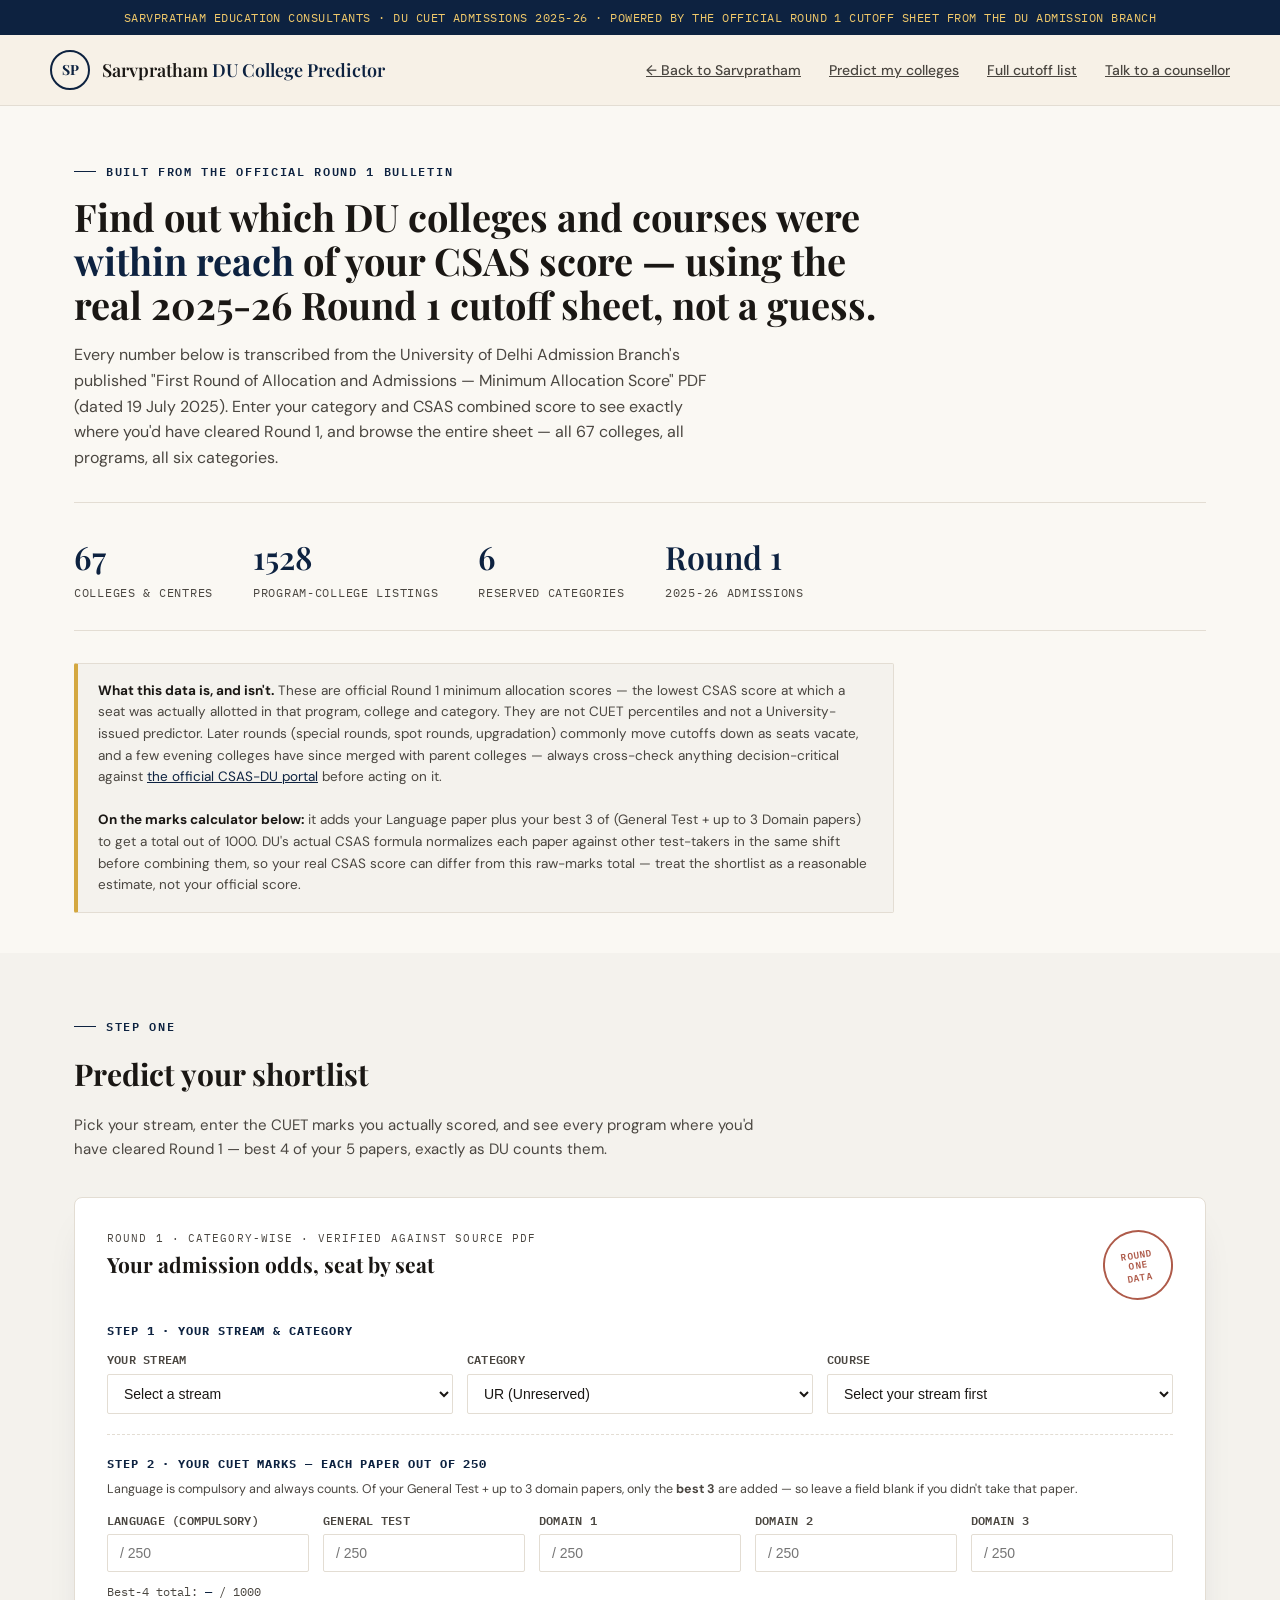
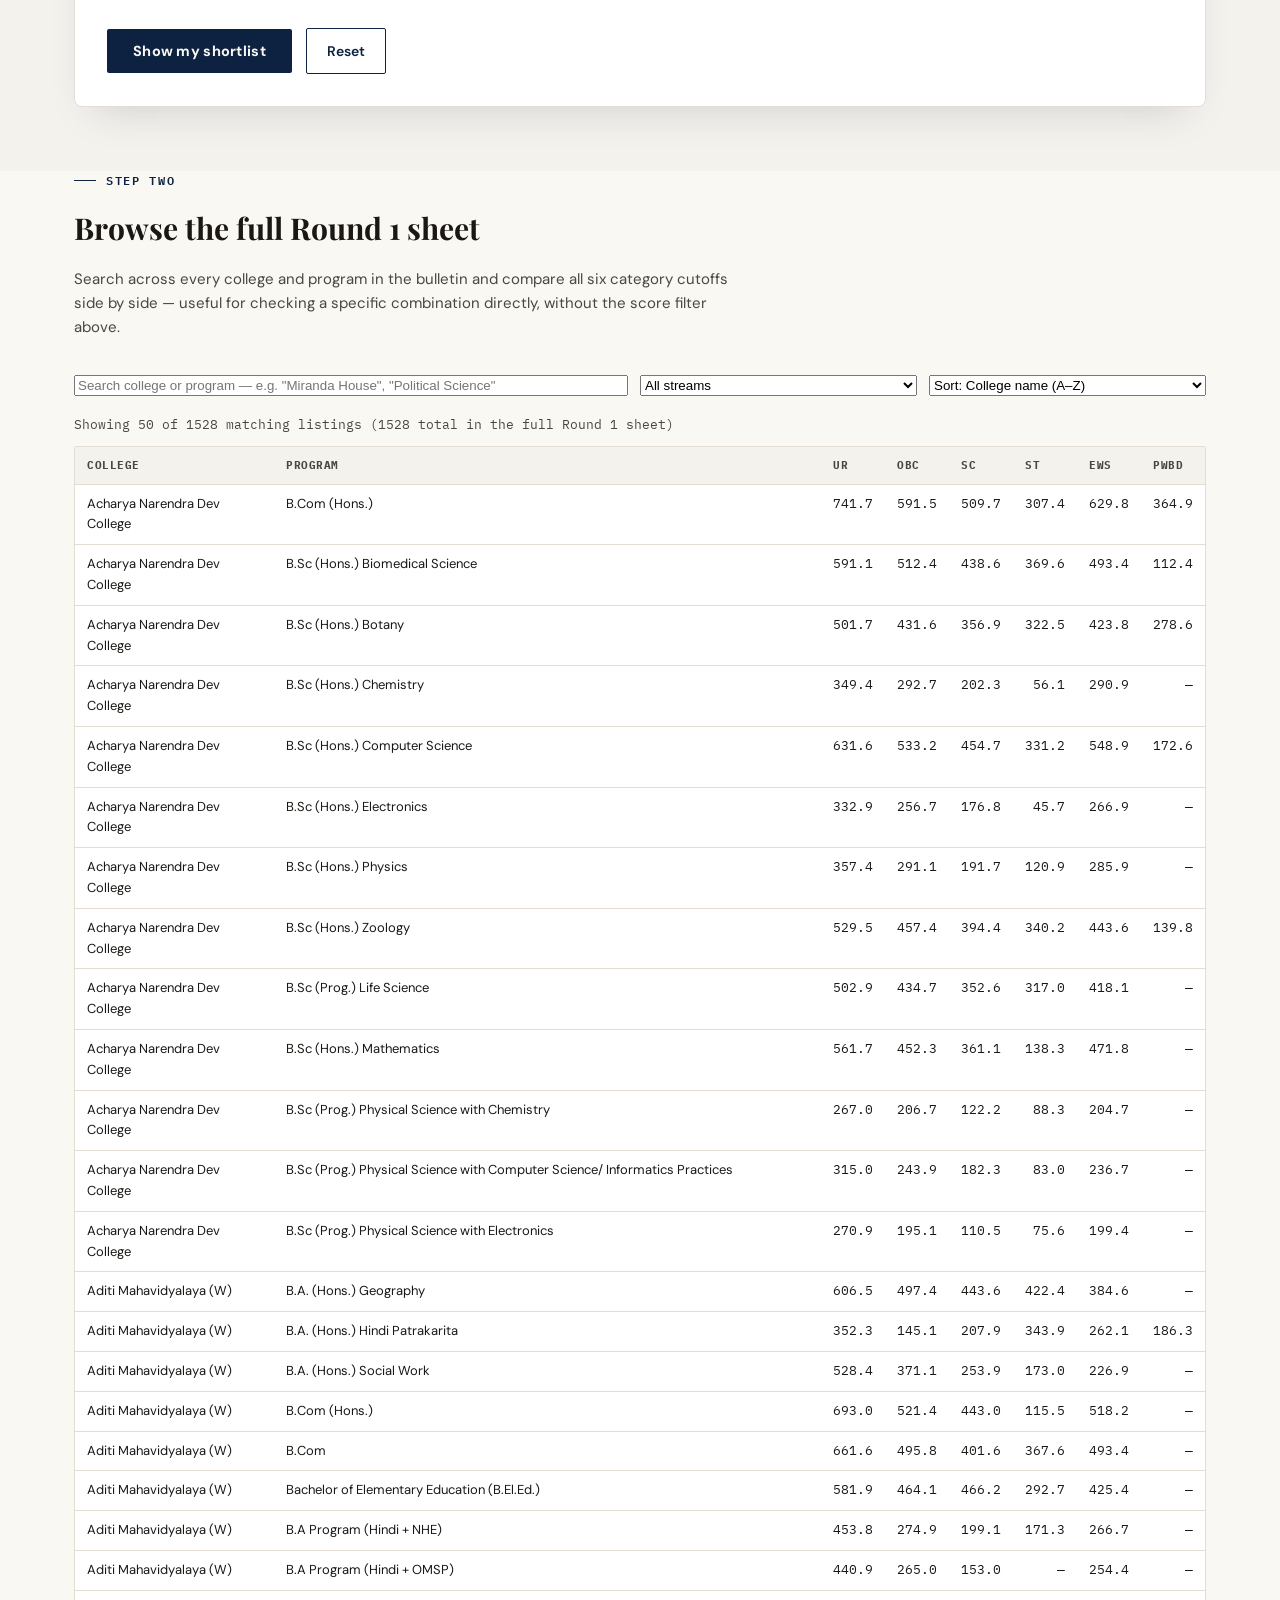
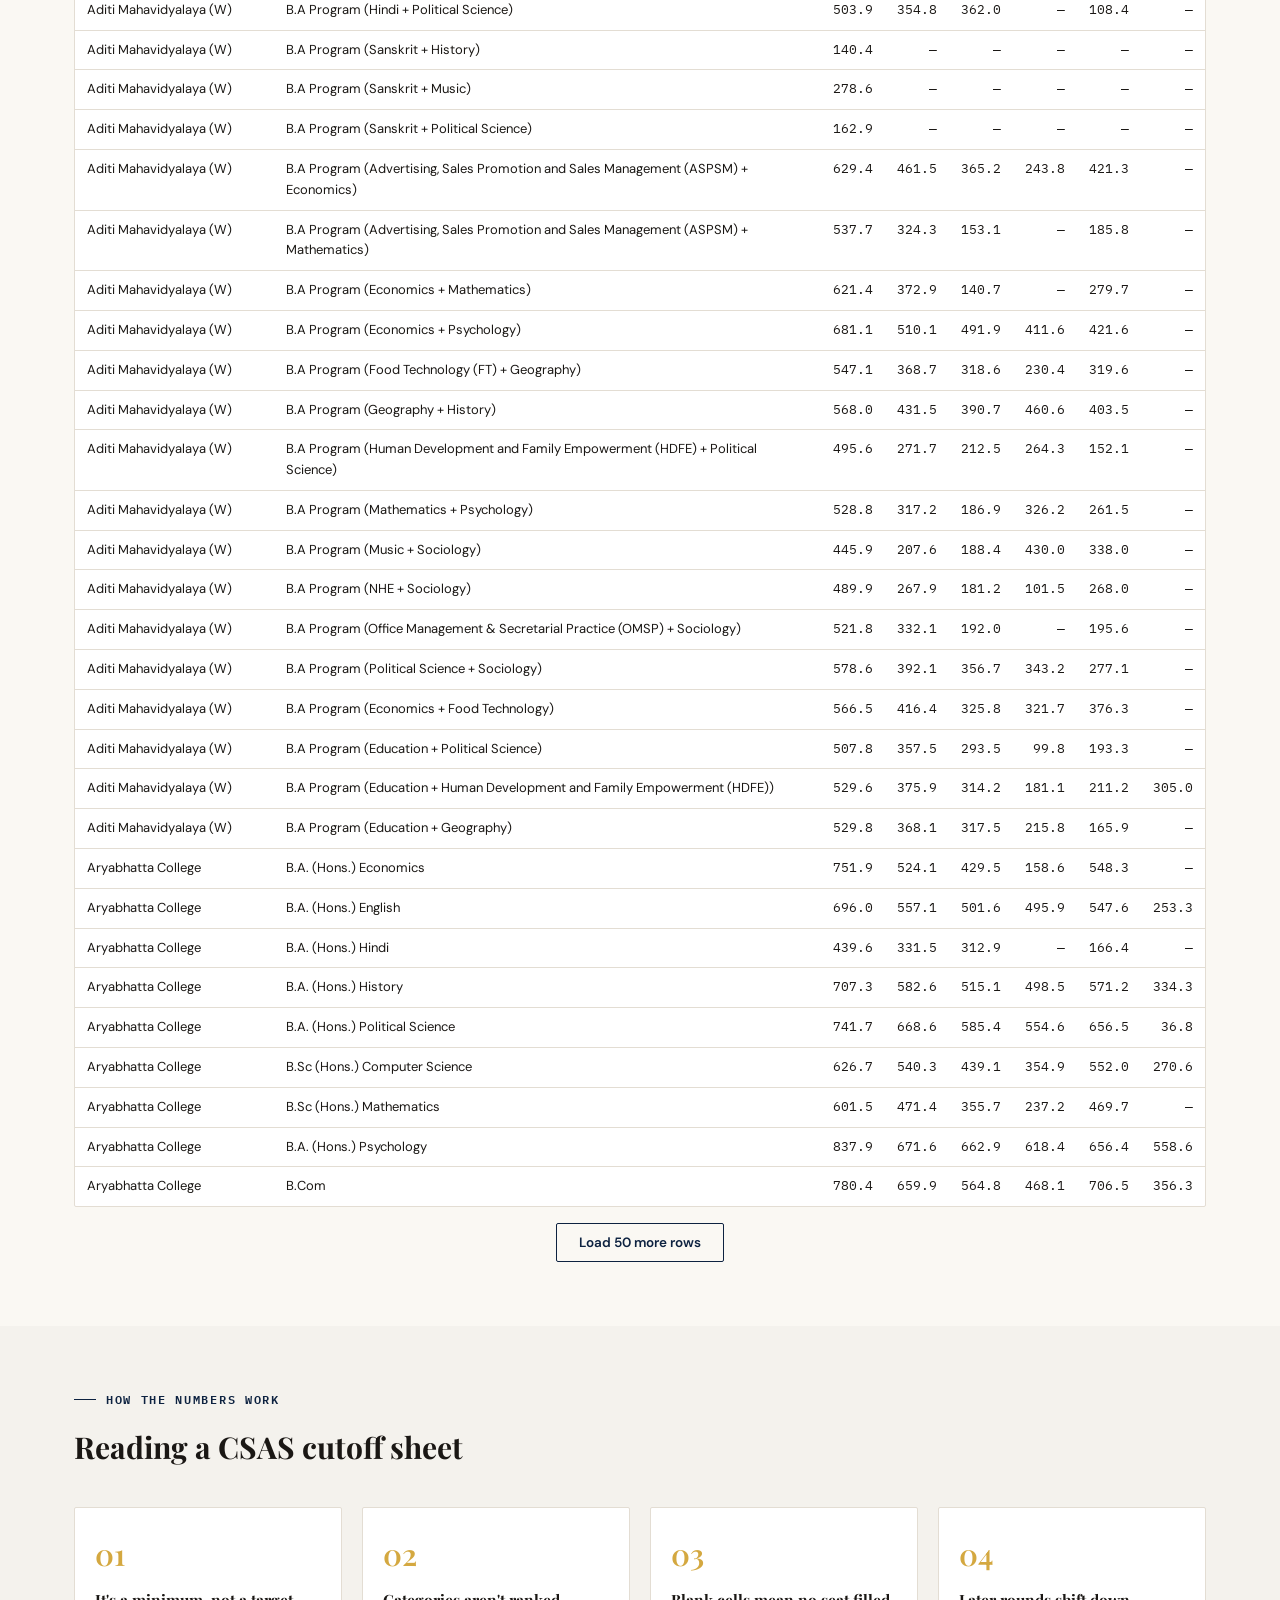
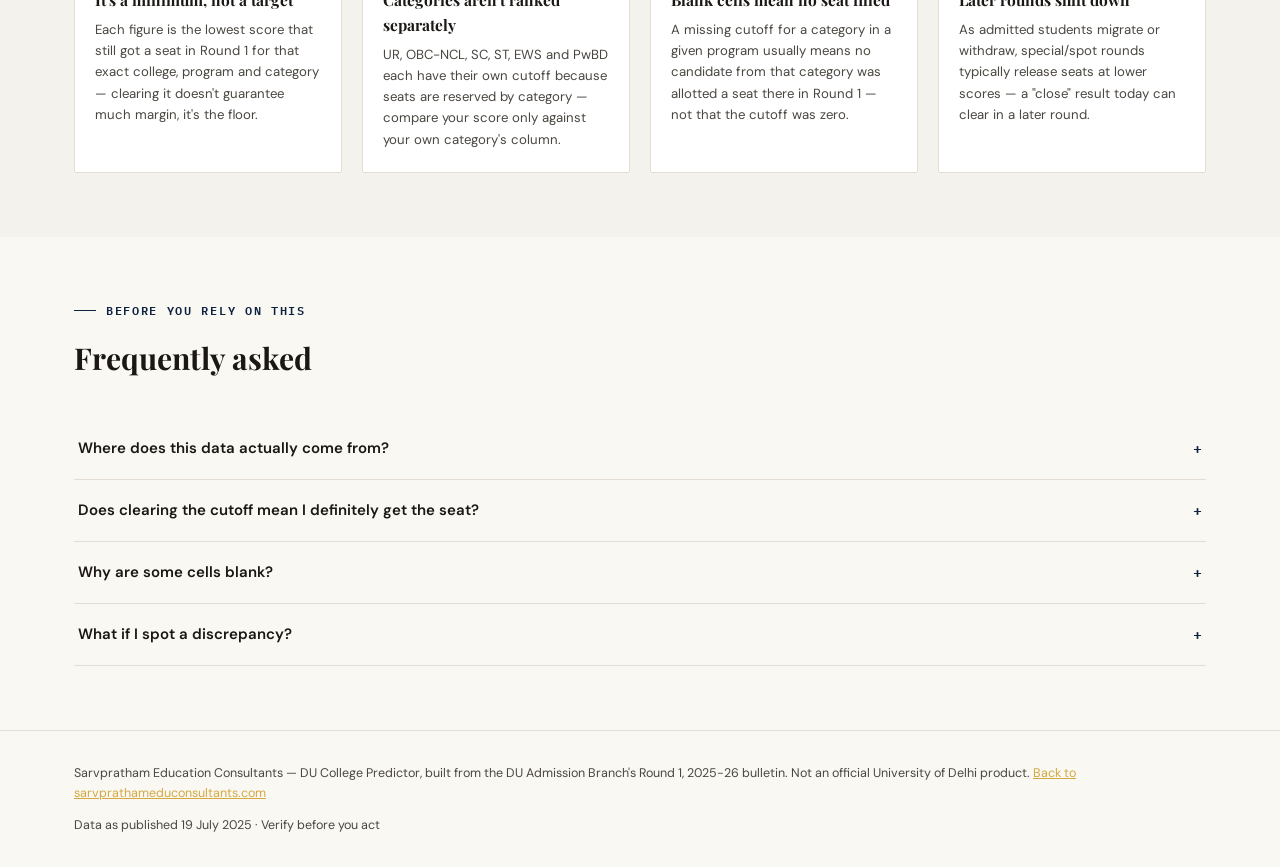
<file: college-predictor.html>
<!DOCTYPE html>
<html lang="en">
<head>
<meta charset="UTF-8">
<meta name="viewport" content="width=device-width, initial-scale=1.0">
<title>DU College Predictor 2025-26 | Sarvpratham Education Consultants</title>
<link rel="preconnect" href="https://fonts.googleapis.com">
<link rel="preconnect" href="https://fonts.gstatic.com" crossorigin>
<link href="https://fonts.googleapis.com/css2?family=Playfair+Display:wght@700;900&family=DM+Sans:wght@300;400;500;600;700&family=IBM+Plex+Mono:wght@500;600&display=swap" rel="stylesheet">
<style>
  :root{
    --paper:#FAF8F3; --paper-alt:#F4F2ED; --card:#FFFFFF;
    --ink:#1A1714; --ink-soft:#4A4640;
    --maroon:#0D2240; --maroon-dark:#081525;
    --gold:#D4A840; --gold-light:#f0c96a;
    --sage:#3F6B4A; --rust:#A13F2B; --line:#E3DDD3;
    --shadow: 0 20px 40px -20px rgba(13,34,64,0.18);
    --radius: 8px;
  }
  *{box-sizing:border-box;}
  html{scroll-behavior:smooth;}
  body{margin:0;background:var(--paper);color:var(--ink);font-family:'DM Sans',sans-serif;line-height:1.6;-webkit-font-smoothing:antialiased;}
  h1,h2,h3,.display{font-family:'Playfair Display',serif;font-weight:700;color:var(--ink);margin:0;letter-spacing:0;}
  .mono{font-family:'IBM Plex Mono',monospace;}
  a{color:inherit;}
  .wrap{max-width:1180px;margin:0 auto;padding:0 24px;}
  section{padding:64px 0;}
  .eyebrow{font-family:'IBM Plex Mono',monospace;font-size:12px;letter-spacing:0.14em;text-transform:uppercase;color:var(--maroon);font-weight:600;margin-bottom:14px;display:flex;align-items:center;gap:10px;}
  .eyebrow::before{content:"";width:22px;height:1px;background:var(--maroon);display:inline-block;}
  button{font-family:inherit;cursor:pointer;}

  .ticker{background:var(--maroon);color:var(--gold-light);font-family:'IBM Plex Mono',monospace;font-size:12px;letter-spacing:0.04em;padding:8px 0;text-align:center;}

  header.site{position:sticky;top:0;z-index:40;background:rgba(247,241,230,0.94);backdrop-filter:blur(8px);border-bottom:1px solid var(--line);}
  .nav{display:flex;align-items:center;justify-content:space-between;padding:15px 0;}
  .brand{display:flex;align-items:center;gap:12px;}
  .seal{width:40px;height:40px;border-radius:50%;border:2px solid var(--maroon);display:flex;align-items:center;justify-content:center;font-family:'Playfair Display',serif;font-weight:700;font-size:14px;color:var(--maroon);flex-shrink:0;}
  .brand-name{font-family:'Playfair Display',serif;font-weight:600;font-size:18px;}
  .brand-name span{color:var(--maroon);}
  nav.links{display:flex;gap:28px;align-items:center;}
  nav.links a{font-size:14px;font-weight:500;color:var(--ink-soft);}
  nav.links a:hover{color:var(--maroon);}

  .hero{padding:56px 0 40px;}
  .hero h1{font-size:38px;line-height:1.15;margin-bottom:16px;max-width:820px;}
  .hero h1 em{font-style:normal;color:var(--maroon);}
  .hero p.lead{font-size:16px;color:var(--ink-soft);max-width:640px;margin-bottom:0;}

  .stats{display:flex;justify-content:flex-start;flex-wrap:wrap;gap:40px;border-top:1px solid var(--line);border-bottom:1px solid var(--line);padding:28px 0;margin-top:32px;}
  .stat .n{font-family:'Playfair Display',serif;font-size:32px;color:var(--maroon);font-weight:600;}
  .stat .l{font-size:12px;color:var(--ink-soft);font-family:'IBM Plex Mono',monospace;text-transform:uppercase;letter-spacing:0.06em;}

  .source-note{background:var(--paper-alt);border:1px solid var(--line);border-left:4px solid var(--gold);border-radius:2px;padding:16px 20px;font-size:13.5px;color:var(--ink-soft);margin-top:32px;max-width:820px;}
  .source-note strong{color:var(--ink);}

  /* predictor */
  .predictor-section{background:var(--paper-alt);}
  .predictor{position:relative;background:var(--card);border:1px solid var(--line);border-radius:var(--radius);box-shadow:var(--shadow);padding:32px;}
  .predictor-head{display:flex;justify-content:space-between;align-items:flex-start;margin-bottom:22px;gap:16px;flex-wrap:wrap;}
  .predictor-head .tag{font-family:'IBM Plex Mono',monospace;font-size:11px;letter-spacing:0.1em;text-transform:uppercase;color:var(--ink-soft);}
  .predictor-head h3{font-size:21px;}
  .stamp{width:70px;height:70px;border-radius:50%;border:2.5px solid var(--rust);color:var(--rust);display:flex;align-items:center;justify-content:center;text-align:center;font-family:'IBM Plex Mono',monospace;font-weight:600;font-size:9.5px;letter-spacing:0.03em;text-transform:uppercase;transform:rotate(-9deg);line-height:1.2;flex-shrink:0;opacity:0.85;}

  .subject-block{border-top:1px dashed var(--line);padding-top:20px;margin-top:20px;}
  .mini-head{font-family:'IBM Plex Mono',monospace;font-size:11.5px;text-transform:uppercase;letter-spacing:0.08em;color:var(--maroon);font-weight:700;margin-bottom:10px;}
  .form-grid{display:grid;grid-template-columns:repeat(4,1fr);gap:14px;margin-bottom:8px;}
  .field label{display:block;font-size:11.5px;font-weight:600;color:var(--ink-soft);margin-bottom:5px;font-family:'IBM Plex Mono',monospace;letter-spacing:0.02em;text-transform:uppercase;}
  .field select, .field input{width:100%;padding:10px 12px;border:1.5px solid var(--line);border-radius:2px;background:#fff;font-family:'Inter',sans-serif;font-size:14px;color:var(--ink);}
  .field select:focus, .field input:focus{outline:2px solid var(--gold);outline-offset:1px;border-color:var(--gold);}
  .field small{display:block;margin-top:4px;font-size:11px;color:var(--ink-soft);}

  .stream-tabs{display:flex;gap:8px;margin:18px 0 4px;flex-wrap:wrap;}
  .stream-tab{padding:8px 16px;border:1.5px solid var(--line);background:#fff;border-radius:20px;font-size:13px;font-weight:600;color:var(--ink-soft);}
  .stream-tab.active{background:var(--maroon);color:var(--paper);border-color:var(--maroon);}

  .predict-btn{padding:13px 26px;margin-top:14px;background:var(--maroon);color:var(--paper);border:none;border-radius:2px;font-weight:700;font-size:14.5px;letter-spacing:0.02em;transition:background .2s ease;}
  .predict-btn:hover{background:var(--maroon-dark);}
  .reset-btn{padding:13px 20px;margin-top:14px;margin-left:10px;background:transparent;color:var(--maroon);border:1.5px solid var(--maroon);border-radius:2px;font-weight:600;font-size:14px;}
  .reset-btn:hover{background:var(--maroon);color:var(--paper);}

  .results{margin-top:26px;display:none;}
  .results.show{display:block;animation:reveal .35s ease;}
  @keyframes reveal{from{opacity:0;transform:translateY(6px);}to{opacity:1;transform:translateY(0);}}
  .results h4{font-family:'IBM Plex Mono',monospace;font-size:12px;text-transform:uppercase;letter-spacing:0.08em;color:var(--ink-soft);margin-bottom:4px;border-top:1px dashed var(--line);padding-top:18px;}
  .results .sub{font-size:13px;color:var(--ink-soft);margin-bottom:14px;}
  .legend{display:flex;gap:14px;flex-wrap:wrap;margin-bottom:14px;font-size:12px;color:var(--ink-soft);}
  .legend span{display:flex;align-items:center;gap:6px;}
  .legend i{width:9px;height:9px;border-radius:50%;display:inline-block;}
  .result-list{max-height:520px;overflow-y:auto;padding-right:6px;border:1px solid var(--line);border-radius:2px;background:#fff;}
  .result-row{display:grid;grid-template-columns:1.6fr 1.6fr 0.7fr 0.7fr 0.9fr;gap:12px;align-items:center;padding:12px 16px;border-bottom:1px solid var(--line);font-size:13.5px;}
  .result-row:last-child{border-bottom:none;}
  .result-row.header{background:var(--paper-alt);font-family:'IBM Plex Mono',monospace;font-size:10.5px;text-transform:uppercase;letter-spacing:0.05em;color:var(--ink-soft);font-weight:600;position:sticky;top:0;}
  .result-row .college{font-weight:600;}
  .result-row .program{color:var(--ink-soft);}
  .result-row .num{font-family:'IBM Plex Mono',monospace;text-align:right;}
  .chip{font-family:'IBM Plex Mono',monospace;font-size:10.5px;font-weight:600;padding:4px 9px;border-radius:20px;white-space:nowrap;text-align:center;}
  .chip.strong{background:rgba(63,107,74,0.14);color:var(--sage);}
  .chip.moderate{background:rgba(184,134,46,0.16);color:var(--gold);}
  .chip.reach{background:rgba(161,63,43,0.14);color:var(--rust);}
  .empty-note{padding:30px 16px;text-align:center;color:var(--ink-soft);font-size:13.5px;}
  .disclaimer-note{font-size:11.5px;color:var(--ink-soft);margin-top:14px;font-style:italic;}
  .cta-card{margin-top:20px;background:var(--maroon);border-radius:10px;padding:22px 26px;display:flex;justify-content:space-between;align-items:center;gap:20px;flex-wrap:wrap;}
  .cta-card h4{color:#fff;}
  .cta-card p{color:rgba(255,255,255,0.7)!important;}
  .cta-btn{background:var(--gold);color:var(--maroon);padding:12px 22px;border-radius:8px;font-weight:700;font-size:14px;text-decoration:none;white-space:nowrap;transition:background .2s;}
  .cta-btn:hover{background:var(--gold-light);}

  /* database browser */
  .browser{padding-top:0;}
  .section-head{max-width:680px;margin-bottom:36px;}
  .section-head h2{font-size:30px;margin-bottom:10px;}
  .section-head p{color:var(--ink-soft);font-size:15px;}
  .browser-controls{display:grid;grid-template-columns:2fr 1fr 1fr;gap:12px;margin-bottom:18px;}
  .db-table-wrap{border:1px solid var(--line);border-radius:2px;background:var(--card);overflow-x:auto;}
  table.db-table{width:100%;border-collapse:collapse;font-size:13px;min-width:900px;}
  table.db-table th{background:var(--paper-alt);font-family:'IBM Plex Mono',monospace;font-size:10.5px;text-transform:uppercase;letter-spacing:0.05em;color:var(--ink-soft);text-align:left;padding:10px 12px;border-bottom:1px solid var(--line);cursor:pointer;white-space:nowrap;}
  table.db-table th:hover{color:var(--maroon);}
  table.db-table th.active-sort{color:var(--maroon);}
  table.db-table td{padding:9px 12px;border-bottom:1px solid var(--line);vertical-align:top;}
  table.db-table td.num{font-family:'IBM Plex Mono',monospace;text-align:right;white-space:nowrap;}
  table.db-table tr:last-child td{border-bottom:none;}
  table.db-table tr:hover{background:rgba(184,134,46,0.06);}
  .load-more-wrap{text-align:center;padding:16px 0 0;}
  .load-more{padding:10px 22px;background:transparent;border:1.5px solid var(--maroon);color:var(--maroon);border-radius:2px;font-weight:600;font-size:13.5px;}
  .load-more:hover{background:var(--maroon);color:var(--paper);}
  .row-count{font-size:12.5px;color:var(--ink-soft);margin-bottom:12px;font-family:'IBM Plex Mono',monospace;}

  .how{background:var(--paper-alt);}
  .steps{display:grid;grid-template-columns:repeat(4,1fr);gap:20px;}
  .step{background:var(--card);border:1px solid var(--line);padding:22px 20px;border-radius:2px;}
  .step .num{font-family:'Playfair Display',serif;font-size:30px;color:var(--gold);font-weight:600;margin-bottom:10px;}
  .step h3{font-size:15.5px;margin-bottom:6px;}
  .step p{font-size:13.2px;color:var(--ink-soft);margin:0;}

  .faq-item{border-bottom:1px solid var(--line);}
  .faq-q{width:100%;text-align:left;background:none;border:none;padding:18px 4px;display:flex;justify-content:space-between;align-items:center;font-size:15px;font-weight:600;color:var(--ink);}
  .faq-q .plus{font-family:'IBM Plex Mono',monospace;color:var(--maroon);transition:transform .2s ease;}
  .faq-item.open .plus{transform:rotate(45deg);}
  .faq-a{max-height:0;overflow:hidden;transition:max-height .25s ease;}
  .faq-a p{font-size:13.8px;color:var(--ink-soft);padding:0 4px 18px;margin:0;max-width:760px;}

  footer{border-top:1px solid var(--line);padding:32px 0;font-size:12.5px;color:var(--ink-soft);}
  footer .wrap{display:flex;justify-content:space-between;flex-wrap:wrap;gap:12px;}

  @media (max-width:920px){
    .form-grid{grid-template-columns:1fr 1fr;}
    .steps{grid-template-columns:1fr 1fr;}
    .result-row{grid-template-columns:1fr;gap:4px;}
    .result-row.header{display:none;}
    .result-row .num{text-align:left;}
    .browser-controls{grid-template-columns:1fr;}
    .hero h1{font-size:29px;}
  }
</style>
</head>
<body>

<div class="ticker">SARVPRATHAM EDUCATION CONSULTANTS · DU CUET ADMISSIONS 2025-26 · POWERED BY THE OFFICIAL ROUND 1 CUTOFF SHEET FROM THE DU ADMISSION BRANCH</div>

<header class="site">
  <div class="wrap nav">
    <div class="brand">
      <div class="seal">SP</div>
      <div class="brand-name">Sarvpratham <span>DU College Predictor</span></div>
    </div>
    <nav class="links">
      <a href="index.html">← Back to Sarvpratham</a>
      <a href="#predictor">Predict my colleges</a>
      <a href="#database">Full cutoff list</a>
      <a href="index.html#enquiry">Talk to a counsellor</a>
    </nav>
  </div>
</header>

<section class="hero">
  <div class="wrap">
    <div class="eyebrow">Built from the official Round&nbsp;1 bulletin</div>
    <h1>Find out which DU colleges and courses were <em>within reach</em> of your CSAS score — using the real 2025-26 Round 1 cutoff sheet, not a guess.</h1>
    <p class="lead">Every number below is transcribed from the University of Delhi Admission Branch's published "First Round of Allocation and Admissions — Minimum Allocation Score" PDF (dated 19 July 2025). Enter your category and CSAS combined score to see exactly where you'd have cleared Round 1, and browse the entire sheet — all 67 colleges, all programs, all six categories.</p>

    <div class="stats" id="statStrip"></div>

    <div class="source-note">
      <strong>What this data is, and isn't.</strong> These are official Round&nbsp;1 minimum allocation scores — the lowest CSAS score at which a seat was actually allotted in that program, college and category. They are not CUET percentiles and not a University-issued predictor. Later rounds (special rounds, spot rounds, upgradation) commonly move cutoffs down as seats vacate, and a few evening colleges have since merged with parent colleges — always cross-check anything decision-critical against <a href="https://admission.uod.ac.in" target="_blank" rel="noopener" style="color:var(--maroon);text-decoration:underline;">the official CSAS-DU portal</a> before acting on it.
      <br><br><strong>On the marks calculator below:</strong> it adds your Language paper plus your best 3 of (General Test + up to 3 Domain papers) to get a total out of 1000. DU's actual CSAS formula normalizes each paper against other test-takers in the same shift before combining them, so your real CSAS score can differ from this raw-marks total — treat the shortlist as a reasonable estimate, not your official score.
    </div>
  </div>
</section>

<section class="predictor-section" id="predictor">
  <div class="wrap">
    <div class="section-head">
      <div class="eyebrow">Step one</div>
      <h2>Predict your shortlist</h2>
      <p>Pick your stream, enter the CUET marks you actually scored, and see every program where you'd have cleared Round 1 — best 4 of your 5 papers, exactly as DU counts them.</p>
    </div>

    <div class="predictor">
      <div class="predictor-head">
        <div>
          <div class="tag">Round 1 · Category-wise · Verified against source PDF</div>
          <h3>Your admission odds, seat by seat</h3>
        </div>
        <div class="stamp">Round<br>One<br>Data</div>
      </div>

      <div class="subject-block" style="border-top:none;padding-top:0;margin-top:0;">
        <div class="mini-head">Step 1 · Your stream &amp; category</div>
        <div class="form-grid" style="grid-template-columns:repeat(3,1fr);">
          <div class="field">
            <label for="streamSelect">Your stream</label>
            <select id="streamSelect">
              <option value="">Select a stream</option>
            </select>
          </div>
          <div class="field">
            <label for="categorySelect">Category</label>
            <select id="categorySelect">
              <option value="UR">UR (Unreserved)</option>
              <option value="OBC">OBC-NCL</option>
              <option value="SC">SC</option>
              <option value="ST">ST</option>
              <option value="EWS">EWS</option>
              <option value="PwBD">PwBD</option>
            </select>
          </div>
          <div class="field">
            <label for="courseSelect">Course</label>
            <select id="courseSelect">
              <option value="">Select your stream first</option>
            </select>
          </div>
        </div>
      </div>

      <div class="subject-block">
        <div class="mini-head">Step 2 · Your CUET marks — each paper out of 250</div>
        <p style="font-size:12.5px;color:var(--ink-soft);margin:-4px 0 12px;">Language is compulsory and always counts. Of your General Test + up to 3 domain papers, only the <strong>best 3</strong> are added — so leave a field blank if you didn't take that paper.</p>
        <div class="form-grid" style="grid-template-columns:repeat(5,1fr);">
          <div class="field">
            <label for="langMarks">Language (compulsory)</label>
            <input type="number" id="langMarks" min="0" max="250" placeholder="/ 250">
          </div>
          <div class="field">
            <label for="genMarks">General Test</label>
            <input type="number" id="genMarks" min="0" max="250" placeholder="/ 250">
          </div>
          <div class="field">
            <label for="dom1Marks">Domain 1</label>
            <input type="number" id="dom1Marks" min="0" max="250" placeholder="/ 250">
          </div>
          <div class="field">
            <label for="dom2Marks">Domain 2</label>
            <input type="number" id="dom2Marks" min="0" max="250" placeholder="/ 250">
          </div>
          <div class="field">
            <label for="dom3Marks">Domain 3</label>
            <input type="number" id="dom3Marks" min="0" max="250" placeholder="/ 250">
          </div>
        </div>
        <p class="mono" style="font-size:12px;color:var(--ink-soft);margin-top:10px;">Best-4 total: <span id="liveTotal" style="color:var(--maroon);font-weight:700;">—</span> / 1000</p>
      </div>

      <button class="predict-btn" id="predictBtn">Show my shortlist</button>
      <button class="reset-btn" id="resetBtn">Reset</button>

      <div class="results" id="results">
        <h4 id="resultsTitle">Your shortlist</h4>
        <p class="sub" id="resultsSub"></p>
        <div class="legend">
          <span><i style="background:var(--sage)"></i>Cleared — your score met or beat the cutoff</span>
          <span><i style="background:var(--gold)"></i>Within 15 pts — worth watching in later rounds</span>
          <span><i style="background:var(--rust)"></i>Short by more than 15 pts</span>
        </div>
        <div class="result-list" id="resultList"></div>
        <p class="disclaimer-note">Ranked by margin above cutoff, best first, within your selected stream. Programs with no published cutoff for your category (no seat was allotted to that category in Round&nbsp;1) are excluded. Your total is a best-4 sum of raw marks, not DU's officially normalized CSAS score — see the note above the predictor.</p>

        <div class="cta-card">
          <div>
            <h4 style="font-family:'Playfair Display',serif;font-size:18px;margin-bottom:6px;">Not sure how to read this list?</h4>
            <p style="font-size:13.5px;color:var(--ink-soft);margin:0;">Our counsellors help you turn this shortlist into an actual CSAS preference order — free 15-minute call.</p>
          </div>
          <a href="index.html#enquiry" class="cta-btn">Book a Free Call</a>
        </div>
      </div>
    </div>
  </div>
</section>

<section class="browser" id="database">
  <div class="wrap">
    <div class="section-head">
      <div class="eyebrow">Step two</div>
      <h2>Browse the full Round 1 sheet</h2>
      <p>Search across every college and program in the bulletin and compare all six category cutoffs side by side — useful for checking a specific combination directly, without the score filter above.</p>
    </div>

    <div class="browser-controls">
      <input type="text" id="dbSearch" placeholder="Search college or program — e.g. &quot;Miranda House&quot;, &quot;Political Science&quot;">
      <select id="dbStream">
        <option value="">All streams</option>
      </select>
      <select id="dbSort">
        <option value="college">Sort: College name (A–Z)</option>
        <option value="program">Sort: Program name (A–Z)</option>
        <option value="UR">Sort: UR cutoff (high–low)</option>
        <option value="OBC">Sort: OBC cutoff (high–low)</option>
        <option value="SC">Sort: SC cutoff (high–low)</option>
        <option value="ST">Sort: ST cutoff (high–low)</option>
        <option value="EWS">Sort: EWS cutoff (high–low)</option>
        <option value="PwBD">Sort: PwBD cutoff (high–low)</option>
      </select>
    </div>

    <p class="row-count" id="dbCount"></p>

    <div class="db-table-wrap">
      <table class="db-table">
        <thead>
          <tr>
            <th data-key="college">College</th>
            <th data-key="program">Program</th>
            <th data-key="UR">UR</th>
            <th data-key="OBC">OBC</th>
            <th data-key="SC">SC</th>
            <th data-key="ST">ST</th>
            <th data-key="EWS">EWS</th>
            <th data-key="PwBD">PwBD</th>
          </tr>
        </thead>
        <tbody id="dbBody"></tbody>
      </table>
    </div>
    <div class="load-more-wrap"><button class="load-more" id="loadMoreBtn">Load 50 more rows</button></div>
  </div>
</section>

<section class="how">
  <div class="wrap">
    <div class="section-head">
      <div class="eyebrow">How the numbers work</div>
      <h2>Reading a CSAS cutoff sheet</h2>
    </div>
    <div class="steps">
      <div class="step"><div class="num">01</div><h3>It's a minimum, not a target</h3><p>Each figure is the lowest score that still got a seat in Round 1 for that exact college, program and category — clearing it doesn't guarantee much margin, it's the floor.</p></div>
      <div class="step"><div class="num">02</div><h3>Categories aren't ranked separately</h3><p>UR, OBC-NCL, SC, ST, EWS and PwBD each have their own cutoff because seats are reserved by category — compare your score only against your own category's column.</p></div>
      <div class="step"><div class="num">03</div><h3>Blank cells mean no seat filled</h3><p>A missing cutoff for a category in a given program usually means no candidate from that category was allotted a seat there in Round 1 — not that the cutoff was zero.</p></div>
      <div class="step"><div class="num">04</div><h3>Later rounds shift down</h3><p>As admitted students migrate or withdraw, special/spot rounds typically release seats at lower scores — a "close" result today can clear in a later round.</p></div>
    </div>
  </div>
</section>

<section id="faq">
  <div class="wrap">
    <div class="section-head">
      <div class="eyebrow">Before you rely on this</div>
      <h2>Frequently asked</h2>
    </div>
    <div class="faq-list">
      <div class="faq-item">
        <button class="faq-q"><span>Where does this data actually come from?</span><span class="plus">+</span></button>
        <div class="faq-a"><p>It's transcribed directly from the University of Delhi Admission Branch's official PDF, "First Round of Allocation and Admissions — Minimum Allocation Score," for Undergraduate Admissions 2025-26, dated 19 July 2025. Every row here matches that document exactly — nothing is simulated or estimated.</p></div>
      </div>
      <div class="faq-item">
        <button class="faq-q"><span>Does clearing the cutoff mean I definitely get the seat?</span><span class="plus">+</span></button>
        <div class="faq-a"><p>No. This shows what happened in Round 1 of this admission cycle only. Your own allocation still depends on your live CSAS preferences, seat availability at the time, and whether you accept and complete admission formalities within the window DU sets. Treat this as a reference point, not a guarantee.</p></div>
      </div>
      <div class="faq-item">
        <button class="faq-q"><span>Why are some cells blank?</span><span class="plus">+</span></button>
        <div class="faq-a"><p>A blank cutoff for a category usually means no seat in that category was allotted in that program during Round 1 — the disclaimer on the original bulletin notes allocations depend on eligibility, merit, category, seat availability and tie-breaking rules, so an empty cell isn't necessarily an error.</p></div>
      </div>
      <div class="faq-item">
        <button class="faq-q"><span>What if I spot a discrepancy?</span><span class="plus">+</span></button>
        <div class="faq-a"><p>The source bulletin itself asks applicants to report discrepancies to the DU Admission Branch for resolution, and states the University's decision on admissions is final and subject to verification. Treat this tool the same way — as a reading aid over that official document, not a replacement for it.</p></div>
      </div>
    </div>
  </div>
</section>

<footer>
  <div class="wrap">
    <div>Sarvpratham Education Consultants — DU College Predictor, built from the DU Admission Branch's Round 1, 2025-26 bulletin. Not an official University of Delhi product. <a href="index.html" style="color:var(--gold);">Back to sarvprathameduconsultants.com</a></div>
    <div>Data as published 19 July 2025 · Verify before you act</div>
  </div>
</footer>

<script>
const DATA = {"colleges":["Acharya Narendra Dev College","Aditi Mahavidyalaya (W)","Aryabhatta College","Atma Ram Sanatan Dharma College","Bhagini Nivedita College (W)","Bharati College (W)","Bhaskaracharya College of Applied Sciences","Cluster Innovation Centre","College of Vocational Studies","Daulat Ram College (W)","Deen Dayal Upadhyaya College","Delhi College of Arts and Commerce","Delhi School of Journalism","Department of Germanic and Romance Studies","Department of Slavonic and Finno Ugrian Studies","Deshbandhu College","Dr. Bhim Rao Ambedkar College","Dyal Singh College","Dyal Singh College (Evening)","Gargi College (W)","Hansraj College","Hindu College","Indraprastha College for Women (W)","Institute of Home Economics (W)","Janki Devi Memorial College (W)","Jesus & Mary College (W)","Kalindi College (W)","Kamala Nehru College (W)","Keshav Mahavidyalaya","Kirori Mal College","Lady Irwin College (W)","Lady Shri Ram College for Women (W)","Lakshmibai College (W)","Maharaja Agrasen College","Maitreyi College (W)","Mata Sundri College for Women (W)","Miranda House (W)","Motilal Nehru College","Motilal Nehru College (Evening)","P.G.D.A.V. College","P.G.D.A.V. College (Evening)","Rajdhani College","Ram Lal Anand College","Ramanujan College","Ramjas College","Satyawati College","Satyawati College (Evening)","Shaheed Bhagat Singh College","Shaheed Bhagat Singh College (Evening)","Shaheed Rajguru College of Applied Sciences for Women (W)","Shaheed Sukhdev College Business Studies","Shivaji College","Shri Ram College of Commerce","Shyam Lal College","Shyam Lal College (Evening)","Shyama Prasad Mukherji College For Women (W)","Sri Aurobindo College (Day)","Sri Aurobindo College (Evening)","Sri Guru Gobind Singh College of Commerce","Sri Guru Nanak Dev Khalsa College","Sri Guru Tegh Bahadur Khalsa College","Sri Venketeswara College","St. Stephen's College","Swami Shardhanand College","Vivekananda College (W)","Zakir Husain Delhi College","Zakir Husain Delhi College (Evening)"],"rows":[["Acharya Narendra Dev College","B.Com (Hons.)","Commerce",741.74,591.51,509.74,307.38,629.8,364.86],["Acharya Narendra Dev College","B.Sc (Hons.) Biomedical Science","Science",591.14,512.35,438.56,369.61,493.37,112.41],["Acharya Narendra Dev College","B.Sc (Hons.) Botany","Science",501.7,431.64,356.9,322.47,423.75,278.56],["Acharya Narendra Dev College","B.Sc (Hons.) Chemistry","Science",349.44,292.68,202.34,56.11,290.94,null],["Acharya Narendra Dev College","B.Sc (Hons.) Computer Science","Science",631.57,533.19,454.72,331.16,548.87,172.62],["Acharya Narendra Dev College","B.Sc (Hons.) Electronics","Science",332.86,256.68,176.82,45.67,266.87,null],["Acharya Narendra Dev College","B.Sc (Hons.) Physics","Science",357.41,291.11,191.65,120.88,285.86,null],["Acharya Narendra Dev College","B.Sc (Hons.) Zoology","Science",529.52,457.38,394.44,340.21,443.58,139.81],["Acharya Narendra Dev College","B.Sc (Prog.) Life Science","Science",502.92,434.68,352.6,316.99,418.08,null],["Acharya Narendra Dev College","B.Sc (Hons.) Mathematics","Science",561.7,452.33,361.06,138.26,471.83,null],["Acharya Narendra Dev College","B.Sc (Prog.) Physical Science with Chemistry","Science",267.02,206.68,122.2,88.25,204.74,null],["Acharya Narendra Dev College","B.Sc (Prog.) Physical Science with Computer Science/ Informatics Practices","Science",315.01,243.92,182.28,83.05,236.71,null],["Acharya Narendra Dev College","B.Sc (Prog.) Physical Science with Electronics","Science",270.85,195.13,110.54,75.63,199.36,null],["Aditi Mahavidyalaya (W)","B.A. (Hons.) Geography","Arts / Humanities",606.55,497.4,443.6,422.38,384.61,null],["Aditi Mahavidyalaya (W)","B.A. (Hons.) Hindi Patrakarita","Arts / Humanities",352.34,145.09,207.95,343.85,262.15,186.31],["Aditi Mahavidyalaya (W)","B.A. (Hons.) Social Work","Arts / Humanities",528.42,371.07,253.88,172.98,226.87,null],["Aditi Mahavidyalaya (W)","B.Com (Hons.)","Commerce",692.95,521.37,442.97,115.53,518.18,null],["Aditi Mahavidyalaya (W)","B.Com","Commerce",661.56,495.79,401.6,367.61,493.36,null],["Aditi Mahavidyalaya (W)","Bachelor of Elementary Education (B.El.Ed.)","Education",581.88,464.1,466.2,292.67,425.42,null],["Aditi Mahavidyalaya (W)","B.A Program (Hindi + NHE)","Arts / Humanities",453.82,274.89,199.13,171.34,266.73,null],["Aditi Mahavidyalaya (W)","B.A Program (Hindi + OMSP)","Arts / Humanities",440.85,264.96,153.02,null,254.36,null],["Aditi Mahavidyalaya (W)","B.A Program (Hindi + Political Science)","Arts / Humanities",503.9,354.76,361.97,null,108.4,null],["Aditi Mahavidyalaya (W)","B.A Program (Sanskrit + History)","Arts / Humanities",140.43,null,null,null,null,null],["Aditi Mahavidyalaya (W)","B.A Program (Sanskrit + Music)","Arts / Humanities",278.63,null,null,null,null,null],["Aditi Mahavidyalaya (W)","B.A Program (Sanskrit + Political Science)","Arts / Humanities",162.9,null,null,null,null,null],["Aditi Mahavidyalaya (W)","B.A Program (Advertising, Sales Promotion and Sales Management (ASPSM) + Economics)","Commerce",629.35,461.46,365.19,243.79,421.26,null],["Aditi Mahavidyalaya (W)","B.A Program (Advertising, Sales Promotion and Sales Management (ASPSM) + Mathematics)","Commerce",537.68,324.29,153.07,null,185.81,null],["Aditi Mahavidyalaya (W)","B.A Program (Economics + Mathematics)","Arts / Humanities",621.39,372.94,140.7,null,279.71,null],["Aditi Mahavidyalaya (W)","B.A Program (Economics + Psychology)","Arts / Humanities",681.11,510.09,491.92,411.61,421.61,null],["Aditi Mahavidyalaya (W)","B.A Program (Food Technology (FT) + Geography)","Arts / Humanities",547.07,368.69,318.59,230.44,319.62,null],["Aditi Mahavidyalaya (W)","B.A Program (Geography + History)","Arts / Humanities",568.03,431.52,390.68,460.65,403.49,null],["Aditi Mahavidyalaya (W)","B.A Program (Human Development and Family Empowerment (HDFE) + Political Science)","Arts / Humanities",495.58,271.68,212.49,264.3,152.08,null],["Aditi Mahavidyalaya (W)","B.A Program (Mathematics + Psychology)","Arts / Humanities",528.77,317.21,186.89,326.22,261.48,null],["Aditi Mahavidyalaya (W)","B.A Program (Music + Sociology)","Arts / Humanities",445.94,207.6,188.37,430.04,338.01,null],["Aditi Mahavidyalaya (W)","B.A Program (NHE + Sociology)","Arts / Humanities",489.9,267.87,181.18,101.45,267.97,null],["Aditi Mahavidyalaya (W)","B.A Program (Office Management & Secretarial Practice (OMSP) + Sociology)","Commerce",521.78,332.12,191.96,null,195.55,null],["Aditi Mahavidyalaya (W)","B.A Program (Political Science + Sociology)","Arts / Humanities",578.62,392.09,356.74,343.19,277.15,null],["Aditi Mahavidyalaya (W)","B.A Program (Economics + Food Technology)","Arts / Humanities",566.48,416.41,325.79,321.66,376.34,null],["Aditi Mahavidyalaya (W)","B.A Program (Education + Political Science)","Arts / Humanities",507.81,357.49,293.51,99.84,193.35,null],["Aditi Mahavidyalaya (W)","B.A Program (Education + Human Development and Family Empowerment (HDFE))","Arts / Humanities",529.63,375.85,314.23,181.13,211.17,304.96],["Aditi Mahavidyalaya (W)","B.A Program (Education + Geography)","Arts / Humanities",529.79,368.12,317.48,215.8,165.89,null],["Aryabhatta College","B.A. (Hons.) Economics","Arts / Humanities",751.9,524.1,429.51,158.56,548.34,null],["Aryabhatta College","B.A. (Hons.) English","Arts / Humanities",696.03,557.11,501.55,495.86,547.64,253.34],["Aryabhatta College","B.A. (Hons.) Hindi","Arts / Humanities",439.64,331.53,312.9,null,166.39,null],["Aryabhatta College","B.A. (Hons.) History","Arts / Humanities",707.32,582.62,515.12,498.49,571.19,334.3],["Aryabhatta College","B.A. (Hons.) Political Science","Arts / Humanities",741.68,668.59,585.44,554.65,656.49,36.83],["Aryabhatta College","B.Sc (Hons.) Computer Science","Science",626.71,540.27,439.09,354.89,552.05,270.61],["Aryabhatta College","B.Sc (Hons.) Mathematics","Science",601.54,471.39,355.71,237.16,469.72,null],["Aryabhatta College","B.A. (Hons.) Psychology","Arts / Humanities",837.88,671.56,662.92,618.35,656.42,558.57],["Aryabhatta College","B.Com","Commerce",780.38,659.93,564.81,468.1,706.45,356.26],["Aryabhatta College","B.Com (Hons.)","Commerce",808.25,702.19,614.62,570.81,753.81,null],["Aryabhatta College","Bachelor of Management Studies (BMS)","Commerce",472.06,355.31,299.54,118.22,383.8,193.53],["Aryabhatta College","B.A. (Hons.) Business Economics","Arts / Humanities",445.54,300.27,229.12,270.38,323.8,403.06],["Aryabhatta College","B.A Program (History + Political Science)","Arts / Humanities",676.96,574.19,527.36,506.23,561.97,432.23],["Aryabhatta College","B.A Program (Economics + Mathematics)","Arts / Humanities",692.23,460.29,343.2,267.63,456.91,null],["Aryabhatta College","B.A Program (English + Psychology)","Arts / Humanities",748.44,586.67,566.95,560.16,594.83,275.34],["Atma Ram Sanatan Dharma College","B.Com","Commerce",821.07,726.0,654.65,529.24,771.45,189.0],["Atma Ram Sanatan Dharma College","B.Com (Hons.)","Commerce",846.37,768.17,697.76,600.64,814.21,222.06],["Atma Ram Sanatan Dharma College","B.A. (Hons.) English","Arts / Humanities",776.72,675.45,614.28,598.38,700.96,364.79],["Atma Ram Sanatan Dharma College","B.A. (Hons.) Hindi","Arts / Humanities",444.09,356.48,364.75,181.31,173.98,null],["Atma Ram Sanatan Dharma College","B.A. (Hons.) History","Arts / Humanities",798.03,747.05,677.28,630.61,737.95,426.91],["Atma Ram Sanatan Dharma College","B.A. (Hons.) Political Science","Arts / Humanities",823.86,770.86,705.74,685.67,781.9,533.44],["Atma Ram Sanatan Dharma College","B.A. (Hons.) Economics","Arts / Humanities",793.95,604.92,510.25,315.87,650.32,null],["Atma Ram Sanatan Dharma College","B.Sc (Hons.) Physics","Science",417.71,360.03,235.18,113.56,359.04,null],["Atma Ram Sanatan Dharma College","B.Sc (Hons.) Chemistry","Science",398.7,342.61,245.71,121.81,337.36,null],["Atma Ram Sanatan Dharma College","B.Sc (Hons.) Mathematics","Science",666.16,532.07,432.31,288.05,524.7,null],["Atma Ram Sanatan Dharma College","B.Sc (Hons.) Electronics","Science",405.75,338.05,253.11,124.11,329.81,null],["Atma Ram Sanatan Dharma College","B.Sc (Hons.) Computer Science","Science",695.42,627.42,513.7,395.04,629.22,241.24],["Atma Ram Sanatan Dharma College","B.Sc (Prog.) Physical Science with Chemistry","Science",306.93,264.22,161.12,179.46,272.25,null],["Atma Ram Sanatan Dharma College","B.Sc (Prog.) Physical Science with Electronics","Science",305.4,253.63,149.22,29.21,246.56,null],["Atma Ram Sanatan Dharma College","B.Sc (Prog.) Physical Science with Computer Science/ Informatics Practices","Science",383.42,315.8,225.74,118.33,328.91,null],["Atma Ram Sanatan Dharma College","B.Sc (Prog.) Applied Physical Sciences with Industrial Chemistry","Science",289.02,232.06,133.38,90.78,233.28,null],["Atma Ram Sanatan Dharma College","B.A Program (Sanskrit + Any other discipline subject from (English/Hindi/Sanskrit/Political Sc./Economics/Mathematics/Comp. App./History))","Arts / Humanities",634.75,475.05,378.3,null,372.09,null],["Atma Ram Sanatan Dharma College","B.A Program (Computer Applications + Any other discipline subject from (English/Hindi/Sanskrit/Political Sc./Economics/Mathematics/Comp. App./History))","Arts / Humanities",778.51,635.77,571.86,552.68,670.22,null],["Atma Ram Sanatan Dharma College","B.A Program (Mathematics + Any other discipline subject from (English/Hindi/Sanskrit/Political Sc./Economics/Mathematics/Comp. App./History))","Arts / Humanities",780.83,667.39,470.03,483.31,535.55,null],["Atma Ram Sanatan Dharma College","B.A Program (English + Any other discipline subject from (English/Hindi/Sanskrit/Political Sc./Economics/Mathematics/Comp. App./History))","Arts / Humanities",799.38,729.33,629.65,594.07,710.33,644.42],["Atma Ram Sanatan Dharma College","B.A Program (Hindi + Any other discipline subject from (English/Hindi/Sanskrit/Political Sc./Economics/Mathematics/Comp. App./History))","Arts / Humanities",737.5,663.65,610.37,478.29,653.95,315.05],["Atma Ram Sanatan Dharma College","B.A Program (Any two disciplines from (History/Political Sc./Economics))","Arts / Humanities",780.33,699.8,632.76,605.52,743.14,448.25],["Bhagini Nivedita College (W)","B.Com","Commerce",650.23,470.14,366.69,null,482.7,null],["Bhagini Nivedita College (W)","B.A. (Hons.) Hindi","Arts / Humanities",307.46,156.9,111.73,null,214.68,null],["Bhagini Nivedita College (W)","B.A. (Hons.) History","Arts / Humanities",572.91,413.14,383.31,286.85,288.75,null],["Bhagini Nivedita College (W)","B.Sc (Hons.) Physics","Science",293.34,213.54,105.52,null,206.94,null],["Bhagini Nivedita College (W)","B.Sc (Hons.) Home Science","Science",392.53,313.5,258.7,222.06,288.53,null],["Bhagini Nivedita College (W)","B.Sc (Prog.) Physical Science with Computer Science/ Informatics Practices","Science",263.33,193.5,93.18,null,197.14,null],["Bhagini Nivedita College (W)","B.Sc (Prog.) Physical Science with Chemistry","Science",229.12,162.33,10.63,null,157.1,null],["Bhagini Nivedita College (W)","B.A. (Hons.) Political Science","Arts / Humanities",620.44,468.75,426.13,361.8,368.08,null],["Bhagini Nivedita College (W)","B.A Program (History + Political Science)","Arts / Humanities",557.06,406.68,375.01,316.81,340.5,null],["Bhagini Nivedita College (W)","B.A Program (Economics + Political Science)","Arts / Humanities",554.13,373.81,327.09,169.97,249.69,null],["Bhagini Nivedita College (W)","B.A Program (Sanskrit + Political Science)","Arts / Humanities",305.19,null,null,null,null,null],["Bhagini Nivedita College (W)","B.A Program (Food Technology (FT) + Political Science)","Arts / Humanities",500.67,329.55,258.06,null,241.23,null],["Bhagini Nivedita College (W)","B.A Program (Human Development and Family Empowerment (HDFE) + Political Science)","Arts / Humanities",489.12,264.44,146.48,null,231.39,null],["Bhagini Nivedita College (W)","B.A Program (Computer Applications + Political Science)","Arts / Humanities",508.41,334.85,194.06,272.31,241.07,null],["Bhagini Nivedita College (W)","B.A Program (Office Management & Secretarial Practice (OMSP) + Political Science)","Commerce",532.02,377.09,391.7,null,213.81,null],["Bhagini Nivedita College (W)","B.A Program (Music + Political Science)","Arts / Humanities",469.23,263.16,107.58,null,230.04,null],["Bhagini Nivedita College (W)","B.A Program (Economics + History)","Arts / Humanities",548.92,375.18,302.79,357.77,261.1,370.96],["Bhagini Nivedita College (W)","B.A Program (Sanskrit + History)","Arts / Humanities",269.86,null,null,null,null,null],["Bhagini Nivedita College (W)","B.A Program (Food Technology (FT) + History)","Arts / Humanities",502.98,333.05,264.59,null,203.82,null],["Bhagini Nivedita College (W)","B.A Program (History + Music)","Arts / Humanities",450.63,279.43,160.0,344.06,null,null],["Bhagini Nivedita College (W)","B.A Program (Computer Applications + Economics)","Arts / Humanities",565.2,353.37,163.66,null,321.54,null],["Bhagini Nivedita College (W)","B.A Program (Economics + OMSP)","Arts / Humanities",584.11,374.4,315.72,null,247.69,null],["Bhagini Nivedita College (W)","B.A Program (Political Science + Nutrition and Health Education (NHE))","Arts / Humanities",505.26,327.68,264.14,331.63,188.74,null],["Bhagini Nivedita College (W)","B.A Program (Political Science + Apparel Design & Construction (ADC))","Arts / Humanities",503.88,306.74,178.03,330.94,288.41,null],["Bhagini Nivedita College (W)","B.A Program (History + Nutrition and Health Education (NHE))","Arts / Humanities",485.14,286.57,282.69,224.26,322.5,null],["Bhagini Nivedita College (W)","B.A Program (History + Apparel Design & Construction (ADC))","Arts / Humanities",489.07,300.18,271.91,null,129.78,null],["Bhagini Nivedita College (W)","B.A Program (History + Human Development and Family Empowerment (HDFE))","Arts / Humanities",482.01,277.15,270.6,null,null,null],["Bharati College (W)","B.A. (Hons.) English","Arts / Humanities",643.31,473.02,445.36,422.38,454.32,null],["Bharati College (W)","B.A. (Hons.) Hindi","Arts / Humanities",270.75,237.68,173.0,null,149.66,null],["Bharati College (W)","B.A. (Hons.) Sanskrit","Arts / Humanities",228.7,126.58,128.24,null,142.23,null],["Bharati College (W)","B.A. (Hons.) History","Arts / Humanities",606.52,439.32,411.19,366.35,312.48,null],["Bharati College (W)","B.A. (Hons.) Political Science","Arts / Humanities",643.65,531.15,451.57,405.01,411.48,null],["Bharati College (W)","B.Com (Hons.)","Commerce",707.38,541.67,448.65,269.0,565.17,null],["Bharati College (W)","B.Com","Commerce",665.9,482.34,384.92,241.69,506.14,null],["Bharati College (W)","B.A. (Hons.) Journalism","Arts / Humanities",672.32,509.54,458.6,433.74,515.23,null],["Bharati College (W)","B.Sc (Hons.) Mathematics","Science",496.15,381.79,278.18,216.17,385.5,null],["Bharati College (W)","B.A. (Hons.) Psychology","Arts / Humanities",767.01,606.76,576.17,522.82,558.72,318.08],["Bharati College (W)","B.A. (Hons.) Sociology","Arts / Humanities",633.43,472.3,396.03,454.25,374.82,null],["Bharati College (W)","B.A Program (History + Political Science)","Arts / Humanities",605.45,501.9,419.89,380.95,409.98,408.63],["Bharati College (W)","B.A Program (Sanskrit + History)","Arts / Humanities",216.83,null,null,null,null,null],["Bharati College (W)","B.A Program (Music + Political Science)","Arts / Humanities",472.4,267.65,338.88,null,null,null],["Bharati College (W)","B.A Program (History + Music)","Arts / Humanities",480.71,247.65,201.87,null,311.8,null],["Bharati College (W)","B.A Program (Human Development and Family Empowerment (HDFE) + Political Science)","Arts / Humanities",528.51,346.34,263.17,243.32,230.37,null],["Bharati College (W)","B.A Program (Economics + Political Science)","Arts / Humanities",612.9,434.08,384.53,218.55,313.43,null],["Bharati College (W)","B.A Program (Punjabi + History)","Arts / Humanities",370.21,null,null,null,null,null],["Bharati College (W)","B.A Program (Economics + OMSP)","Arts / Humanities",611.07,402.37,369.81,418.25,430.57,null],["Bharati College (W)","B.A Program (History + OMSP)","Arts / Humanities",529.08,367.0,283.0,null,255.06,null],["Bharati College (W)","B.A Program (Computer Applications + Economics)","Arts / Humanities",609.26,409.35,285.59,158.95,381.29,null],["Bharati College (W)","B.A Program (Computer Applications + Political Science)","Arts / Humanities",515.76,367.4,130.47,null,286.17,null],["Bharati College (W)","B.A Program (Sanskrit + Economics)","Arts / Humanities",370.35,294.08,null,null,null,null],["Bharati College (W)","B.A Program (Punjabi + Economics)","Arts / Humanities",409.46,null,261.68,null,null,null],["Bhaskaracharya College of Applied Sciences","B.Sc (Hons.) Biomedical Science","Science",575.93,492.47,418.34,353.49,473.54,200.47],["Bhaskaracharya College of Applied Sciences","B.Sc (Hons.) Botany","Science",496.63,426.69,355.34,317.57,423.74,null],["Bhaskaracharya College of Applied Sciences","B.Sc (Hons.) Chemistry","Science",334.06,271.03,182.06,38.9,268.26,null],["Bhaskaracharya College of Applied Sciences","B.Sc (Hons.) Computer Science","Science",609.65,508.94,426.77,303.45,523.67,null],["Bhaskaracharya College of Applied Sciences","B.Sc (Hons.) Electronics","Science",313.3,234.14,157.75,87.12,236.62,null],["Bhaskaracharya College of Applied Sciences","B.Sc (Hons.) Food Technology","Science",535.2,459.69,366.08,324.82,451.45,210.51],["Bhaskaracharya College of Applied Sciences","B.Sc (Hons.) Instrumentation","Science",267.11,178.32,107.88,null,179.88,null],["Bhaskaracharya College of Applied Sciences","B.Sc (Hons.) Microbiology","Science",571.61,495.01,438.28,390.82,500.26,213.5],["Bhaskaracharya College of Applied Sciences","B.Sc (Hons.) Physics","Science",348.97,265.02,177.07,194.07,279.4,null],["Bhaskaracharya College of Applied Sciences","B.Sc (Hons.) Polymer Science","Science",258.46,192.6,99.62,50.91,181.21,null],["Bhaskaracharya College of Applied Sciences","B.Sc (Hons.) Zoology","Science",525.97,455.51,389.85,337.02,442.26,null],["Cluster Innovation Centre","B.A. (Hons.) Humanities and Social Sciences","Arts / Humanities",710.51,551.43,439.01,446.36,564.12,149.74],["Cluster Innovation Centre","B.Tech. Information Technology and Mathematical Innovations (IT & MI)","Technology",550.74,497.01,432.24,356.7,514.77,374.04],["College of Vocational Studies","B.Com (Hons.)","Commerce",816.62,717.35,637.26,508.12,760.84,null],["College of Vocational Studies","B.A. (Hons.) Economics","Arts / Humanities",762.87,533.74,417.43,null,593.62,null],["College of Vocational Studies","B.A. (Hons.) History","Arts / Humanities",693.98,578.7,485.02,476.68,547.06,null],["College of Vocational Studies","B.Sc (Hons.) Computer Science","Science",632.82,539.77,427.26,323.7,577.76,null],["College of Vocational Studies","B.A. (Hons.) Hindi","Arts / Humanities",345.12,236.22,276.43,null,null,null],["College of Vocational Studies","B.A. (Hons.) English","Arts / Humanities",708.68,584.29,506.84,472.52,553.53,null],["College of Vocational Studies","B.A. (Hons.) Business Economics","Arts / Humanities",464.7,321.13,254.54,233.34,342.72,null],["College of Vocational Studies","Bachelor of Management Studies (BMS)","Commerce",498.87,373.57,322.62,133.15,404.07,327.23],["College of Vocational Studies","B.A. (Vocational Studies) Office Management and Secretarial Practice","Commerce",631.26,458.13,401.18,173.82,470.42,120.02],["College of Vocational Studies","B.A. (Vocational Studies) Marketing Management and Retail Business","Commerce",666.03,499.42,433.01,222.77,521.75,365.52],["College of Vocational Studies","B.A. (Vocational Studies) Human Resource Management","Commerce",681.0,532.71,460.8,342.36,552.25,99.56],["College of Vocational Studies","B.A. (Vocational Studies) Small and Medium Enterprises","Arts / Humanities",651.12,481.56,402.05,147.19,489.24,374.46],["College of Vocational Studies","B.A. (Vocational Studies) Management and Marketing of Insurance","Commerce",663.0,493.26,438.13,214.22,545.59,null],["College of Vocational Studies","B.A. (Vocational Studies) Material Management","Commerce",630.58,457.59,392.57,113.24,469.33,null],["College of Vocational Studies","B.A. (Vocational Studies) Tourism Management","Commerce",631.37,482.33,418.45,373.55,472.22,302.66],["Daulat Ram College (W)","B.A. (Hons.) Economics","Arts / Humanities",794.68,613.94,525.21,283.39,656.71,null],["Daulat Ram College (W)","B.A. (Hons.) English","Arts / Humanities",782.13,681.48,635.89,612.81,708.52,201.02],["Daulat Ram College (W)","B.A. (Hons.) Hindi","Arts / Humanities",412.16,242.29,294.04,259.91,251.07,null],["Daulat Ram College (W)","B.A. (Hons.) History","Arts / Humanities",818.18,755.55,662.76,685.92,736.49,195.67],["Daulat Ram College (W)","B.A. (Hons.) Philosophy","Arts / Humanities",748.52,630.78,571.41,463.5,644.63,null],["Daulat Ram College (W)","B.A. (Hons.) Political Science","Arts / Humanities",843.33,800.64,710.06,723.77,804.33,522.69],["Daulat Ram College (W)","B.A. (Hons.) Psychology","Arts / Humanities",874.16,767.74,744.56,750.69,776.19,595.1],["Daulat Ram College (W)","B.A. (Hons.) Sanskrit","Arts / Humanities",146.01,138.68,222.6,null,164.16,null],["Daulat Ram College (W)","B.Sc (Hons.) Bio-Chemistry","Science",607.82,544.49,484.43,430.3,555.86,392.46],["Daulat Ram College (W)","B.Sc (Hons.) Botany","Science",556.99,504.0,422.99,385.44,495.94,null],["Daulat Ram College (W)","B.Sc (Hons.) Chemistry","Science",429.74,370.9,248.93,149.95,362.57,null],["Daulat Ram College (W)","B.Sc (Hons.) Physics","Science",421.36,353.09,232.3,108.03,362.63,null],["Daulat Ram College (W)","B.Sc (Hons.) Mathematics","Science",685.37,538.03,454.14,333.41,571.55,null],["Daulat Ram College (W)","B.Sc (Hons.) Zoology","Science",593.17,549.07,462.58,427.3,551.84,200.09],["Daulat Ram College (W)","B.Sc (Prog.) Life Science","Science",548.64,497.78,401.25,343.39,508.15,null],["Daulat Ram College (W)","B.Com (Hons.)","Commerce",864.84,785.36,702.6,636.36,818.88,190.52],["Daulat Ram College (W)","B.Com","Commerce",840.76,753.97,667.73,543.87,802.16,316.84],["Daulat Ram College (W)","B.A Program (Sanskrit + Music)","Arts / Humanities",327.76,281.7,null,null,null,null],["Daulat Ram College (W)","B.A Program (Economics + Mathematics)","Arts / Humanities",797.18,624.02,481.55,540.69,689.22,null],["Daulat Ram College (W)","B.A Program (History + Political Science)","Arts / Humanities",811.63,747.38,666.86,661.85,743.02,444.43],["Daulat Ram College (W)","B.A Program (Music + Nutrition And Health Education(NHE))","Arts / Humanities",652.79,501.08,429.23,null,500.67,null],["Daulat Ram College (W)","B.A Program (Philosophy + Psychology)","Arts / Humanities",791.74,669.43,603.26,526.91,652.62,null],["Daulat Ram College (W)","B.A Program (Physical Education + Political Science)","Arts / Humanities",734.86,605.09,538.72,520.16,580.71,null],["Daulat Ram College (W)","B.A Program (Hindi + Physical Education)","Arts / Humanities",593.89,455.31,452.53,322.85,369.45,null],["Daulat Ram College (W)","B.A Program (English + History)","Arts / Humanities",775.53,722.1,627.14,671.57,698.72,279.43],["Daulat Ram College (W)","B.A Program (Entrepreneurship And Small Business + Nutrition And Health Education)","Arts / Humanities",720.05,592.11,515.05,496.5,614.61,373.96],["Deen Dayal Upadhyaya College","B.A. (Hons.) English","Arts / Humanities",707.06,568.03,521.08,510.74,555.02,175.88],["Deen Dayal Upadhyaya College","Bachelor of Management Studies (BMS)","Commerce",525.04,416.1,344.79,208.24,462.38,189.19],["Deen Dayal Upadhyaya College","B.Com (Hons.)","Commerce",803.49,690.59,597.81,463.08,733.6,248.78],["Deen Dayal Upadhyaya College","B.Sc (Hons.) Botany","Science",526.16,455.61,384.77,329.4,461.48,null],["Deen Dayal Upadhyaya College","B.Sc (Hons.) Chemistry","Science",377.62,320.3,233.1,59.95,322.18,null],["Deen Dayal Upadhyaya College","B.Sc (Hons.) Computer Science","Science",675.73,590.99,496.63,402.73,614.32,177.77],["Deen Dayal Upadhyaya College","B.Sc (Hons.) Electronics","Science",344.13,261.92,170.14,66.59,268.55,null],["Deen Dayal Upadhyaya College","B.Sc (Hons.) Mathematics","Science",605.49,472.49,367.96,159.57,501.26,null],["Deen Dayal Upadhyaya College","B.Sc (Hons.) Physics","Science",389.08,308.21,214.05,102.55,324.07,null],["Deen Dayal Upadhyaya College","B.Sc (Hons.) Zoology","Science",553.3,505.32,419.39,407.96,484.11,null],["Deen Dayal Upadhyaya College","B.Sc (Prog.) Life Science","Science",524.61,460.07,373.76,302.17,464.65,null],["Deen Dayal Upadhyaya College","B.Sc (Prog.) Mathematical Sciences","Science",564.53,409.54,328.93,null,431.39,null],["Deen Dayal Upadhyaya College","B.Sc (Prog.) Physical Science with Chemistry","Science",284.54,227.63,137.26,100.83,229.35,null],["Deen Dayal Upadhyaya College","B.Sc (Prog.) Physical Science with Computer Science/ Informatics Practices","Science",354.57,271.73,196.07,76.0,310.25,null],["Deen Dayal Upadhyaya College","B.A Program (Economics + History)","Arts / Humanities",666.84,531.62,447.74,436.86,499.95,510.8],["Deen Dayal Upadhyaya College","B.A Program (Economics + Political Science)","Arts / Humanities",682.19,559.12,494.22,534.17,533.28,328.54],["Deen Dayal Upadhyaya College","B.A Program (History + Political Science)","Arts / Humanities",697.25,589.79,505.07,549.45,535.11,285.65],["Delhi College of Arts and Commerce","B.Com","Commerce",811.33,715.73,621.61,516.21,761.25,242.45],["Delhi College of Arts and Commerce","B.Com (Hons.)","Commerce",833.09,748.56,669.21,610.73,788.68,355.92],["Delhi College of Arts and Commerce","B.A. (Hons.) Economics","Arts / Humanities",784.3,595.27,501.64,336.01,635.58,null],["Delhi College of Arts and Commerce","B.A. (Hons.) English","Arts / Humanities",743.04,618.28,575.06,560.28,643.76,170.68],["Delhi College of Arts and Commerce","B.A. (Hons.) History","Arts / Humanities",760.31,692.12,605.73,608.14,685.78,349.73],["Delhi College of Arts and Commerce","B.A. (Hons.) Political Science","Arts / Humanities",793.36,733.73,666.42,674.72,745.94,430.88],["Delhi College of Arts and Commerce","B.A. (Hons.) Journalism","Arts / Humanities",779.36,642.32,596.09,549.95,694.59,553.09],["Delhi College of Arts and Commerce","B.A Program (Hindi + History)","Arts / Humanities",643.99,561.13,471.16,445.81,492.39,348.72],["Delhi College of Arts and Commerce","B.A Program (Hindi + Political Science)","Arts / Humanities",661.0,568.43,518.82,370.71,580.36,null],["Delhi College of Arts and Commerce","B.A Program (Advertising, Sales Promotion and Sales Management (ASPSM) + Economics)","Commerce",765.94,670.57,603.44,535.4,670.02,391.51],["Delhi College of Arts and Commerce","B.A Program (Economics + Human Resource Management (HRM))","Commerce",787.24,659.67,571.39,493.28,665.59,391.22],["Delhi College of Arts and Commerce","B.A Program (History + Political Science)","Arts / Humanities",765.37,677.64,634.64,589.76,666.89,481.28],["Delhi College of Arts and Commerce","B.A Program (English + German)","Arts / Humanities",617.26,443.11,469.93,null,424.02,null],["Delhi College of Arts and Commerce","B.A Program (Hindi + Physical Education)","Arts / Humanities",596.31,488.31,468.6,349.47,439.65,null],["Delhi College of Arts and Commerce","B.A Program (Economics + Mathematics)","Arts / Humanities",774.21,591.74,474.93,421.42,702.73,null],["Delhi College of Arts and Commerce","B.A Program (English + Spanish)","Arts / Humanities",583.9,402.8,399.52,164.96,381.28,null],["Delhi College of Arts and Commerce","B.A Program (Computer Applications + Mathematics)","Arts / Humanities",704.93,597.32,456.61,420.68,564.28,102.25],["Delhi College of Arts and Commerce","B.A Program (Operational Research (OR) + Computer Applications)","Arts / Humanities",703.41,520.78,462.8,384.08,492.3,272.37],["Delhi College of Arts and Commerce","B.A Program (Accounting and Finance + Computer Applications)","Arts / Humanities",774.37,625.15,602.7,465.88,620.3,null],["Delhi School of Journalism","Five Year Integrated Program in Journalism","Other",499.68,401.91,366.83,343.02,413.68,209.92],["Department of Germanic and Romance Studies","B.A. (Hons.) French","Arts / Humanities",673.91,512.51,503.33,466.76,547.84,null],["Department of Germanic and Romance Studies","B.A. (Hons.) German","Arts / Humanities",664.69,515.71,585.41,357.19,519.13,371.61],["Department of Germanic and Romance Studies","B.A. (Hons.) Italian","Arts / Humanities",617.83,431.2,453.97,235.28,455.47,null],["Department of Germanic and Romance Studies","B.A. (Hons.) Spanish","Arts / Humanities",639.55,479.26,474.12,347.4,495.53,539.28],["Department of Slavonic and Finno Ugrian Studies","B.A. (Hons.) Russian","Arts / Humanities",575.27,398.08,388.38,117.38,376.53,192.54],["Deshbandhu College","B.A. (Hons.) Economics","Arts / Humanities",722.91,472.66,359.85,285.32,504.31,null],["Deshbandhu College","B.A. (Hons.) English","Arts / Humanities",675.05,533.32,476.62,471.05,500.32,null],["Deshbandhu College","B.A. (Hons.) Hindi","Arts / Humanities",335.83,188.17,242.66,null,304.69,null],["Deshbandhu College","B.A. (Hons.) History","Arts / Humanities",665.52,534.56,466.05,453.21,497.13,null],["Deshbandhu College","B.A. (Hons.) Political Science","Arts / Humanities",718.08,616.05,536.88,519.66,539.03,null],["Deshbandhu College","B.A. (Hons.) Sanskrit","Arts / Humanities",109.13,230.26,103.06,368.16,111.48,null],["Deshbandhu College","B.Com (Hons.)","Commerce",785.43,652.98,564.51,389.88,713.98,201.29],["Deshbandhu College","B.Sc (Prog.) Life Science","Science",495.92,421.51,343.71,291.17,418.78,null],["Deshbandhu College","B.Sc (Hons.) Bio-Chemistry","Science",583.13,519.23,426.26,404.43,514.79,142.08],["Deshbandhu College","B.Sc (Hons.) Botany","Science",501.45,426.48,355.52,319.32,426.19,null],["Deshbandhu College","B.Sc (Hons.) Chemistry","Science",367.2,292.05,200.03,134.73,321.63,null],["Deshbandhu College","B.Sc (Hons.) Mathematics","Science",550.31,431.95,307.21,135.17,439.11,null],["Deshbandhu College","B.Sc (Hons.) Physics","Science",349.84,278.36,173.47,68.34,264.26,null],["Deshbandhu College","B.Sc (Hons.) Zoology","Science",527.38,458.14,389.18,353.75,450.85,null],["Deshbandhu College","B.Sc (Prog.) Physical Science with Chemistry","Science",248.0,183.44,82.12,null,169.66,null],["Deshbandhu College","B.Sc (Prog.) Physical Science with Computer Science/ Informatics Practices","Science",306.84,235.49,173.86,154.08,239.44,null],["Deshbandhu College","B.Sc (Prog.) Applied Physical Sciences with Industrial Chemistry","Science",247.27,179.47,88.62,null,174.58,null],["Deshbandhu College","B.A Program (English + Economics)","Arts / Humanities",733.89,624.0,589.58,521.6,616.75,null],["Deshbandhu College","B.A Program (English + History)","Arts / Humanities",697.51,592.17,553.1,null,528.5,null],["Deshbandhu College","B.A Program (English + Mathematics)","Arts / Humanities",656.91,509.6,428.89,null,491.81,null],["Deshbandhu College","B.A Program (English + Political Science)","Arts / Humanities",705.55,595.77,544.76,556.64,524.54,288.28],["Deshbandhu College","B.A Program (English + Philosophy)","Arts / Humanities",654.45,528.89,500.87,484.67,481.04,null],["Deshbandhu College","B.A Program (Hindi + History)","Arts / Humanities",606.53,517.51,459.77,408.29,448.06,235.9],["Deshbandhu College","B.A Program (Hindi + Philosophy)","Arts / Humanities",611.14,457.99,427.9,null,454.45,null],["Deshbandhu College","B.A Program (Hindi + Political Science)","Arts / Humanities",614.55,516.1,517.68,282.8,486.23,null],["Deshbandhu College","B.A Program (Sanskrit + History)","Arts / Humanities",412.49,348.07,275.6,null,null,null],["Deshbandhu College","B.A Program (Sanskrit + Philosophy)","Arts / Humanities",467.51,178.74,256.28,null,null,null],["Deshbandhu College","B.A Program (Economics + History)","Arts / Humanities",708.1,664.74,557.73,null,579.97,null],["Deshbandhu College","B.A Program (Economics + Mathematics)","Arts / Humanities",722.84,550.65,426.44,null,470.9,null],["Deshbandhu College","B.A Program (Economics + Philosophy)","Arts / Humanities",686.11,540.99,462.21,null,524.85,null],["Deshbandhu College","B.A Program (Economics + Political Science)","Arts / Humanities",726.98,650.27,536.98,448.11,538.16,null],["Deshbandhu College","B.A Program (History + Mathematics)","Arts / Humanities",622.0,502.15,397.8,null,419.76,null],["Deshbandhu College","B.A Program (History + Philosophy)","Arts / Humanities",654.23,520.02,463.38,438.89,null,null],["Deshbandhu College","B.A Program (History + Political Science)","Arts / Humanities",667.19,553.54,479.38,493.25,511.55,451.09],["Deshbandhu College","B.A Program (Mathematics + Philosophy)","Arts / Humanities",682.43,486.19,289.17,null,380.5,null],["Deshbandhu College","B.A Program (Mathematics + Political Science)","Arts / Humanities",630.4,553.24,376.16,null,432.38,null],["Deshbandhu College","B.A Program (Philosophy + Political Science)","Arts / Humanities",660.09,570.25,472.45,459.19,465.76,null],["Deshbandhu College","B.A Program (Bengali + History)","Arts / Humanities",361.32,278.54,null,null,null,null],["Deshbandhu College","B.A Program (Bengali + Political Science)","Arts / Humanities",226.61,null,null,null,null,null],["Deshbandhu College","B.A Program (Punjabi + History)","Arts / Humanities",437.39,281.5,null,null,null,null],["Deshbandhu College","B.A Program (Hindi + Economics)","Arts / Humanities",639.64,497.41,455.03,198.6,null,null],["Deshbandhu College","B.A Program (Sanskrit + Economics)","Arts / Humanities",498.25,196.74,132.14,null,null,null],["Deshbandhu College","B.A Program (Punjabi + Political Science)","Arts / Humanities",518.88,319.39,null,null,null,null],["Deshbandhu College","B.A Program (Sindhi + History)","Arts / Humanities",320.24,null,null,null,null,null],["Deshbandhu College","B.A Program (Sanskrit + Political Science)","Arts / Humanities",422.56,348.02,null,null,null,null],["Dr. Bhim Rao Ambedkar College","B.A. (Hons.) Applied Psychology","Arts / Humanities",762.99,579.29,558.47,466.81,521.98,312.7],["Dr. Bhim Rao Ambedkar College","B.A. (Hons.) Geography","Arts / Humanities",635.19,533.58,483.89,493.96,445.9,null],["Dr. Bhim Rao Ambedkar College","B.A. (Hons.) Hindi Patrakarita","Arts / Humanities",425.68,293.71,299.41,240.64,255.06,null],["Dr. Bhim Rao Ambedkar College","B.A. (Hons.) History","Arts / Humanities",620.56,500.31,456.99,445.62,428.08,null],["Dr. Bhim Rao Ambedkar College","B.A. (Hons.) Social Work","Arts / Humanities",572.42,406.45,373.0,235.36,384.49,null],["Dr. Bhim Rao Ambedkar College","B.Com","Commerce",697.41,539.6,451.7,208.17,572.14,null],["Dr. Bhim Rao Ambedkar College","B.Com (Hons.)","Commerce",729.49,576.04,500.93,327.1,608.49,null],["Dr. Bhim Rao Ambedkar College","B.A. (Hons.) Economics","Arts / Humanities",686.08,411.55,345.98,155.59,409.92,null],["Dr. Bhim Rao Ambedkar College","B.A. (Hons.) Hindi","Arts / Humanities",320.3,77.19,231.45,null,237.94,null],["Dr. Bhim Rao Ambedkar College","B.A. (Hons.) Business Economics","Arts / Humanities",413.31,274.81,195.23,null,285.81,null],["Dr. Bhim Rao Ambedkar College","B.A Program (English + History)","Arts / Humanities",620.07,486.41,491.49,450.09,435.4,null],["Dr. Bhim Rao Ambedkar College","B.A Program (English + Psychology)","Arts / Humanities",738.61,584.59,563.48,536.65,551.92,null],["Dr. Bhim Rao Ambedkar College","B.A Program (Hindi + History)","Arts / Humanities",531.49,394.8,389.16,312.02,321.84,270.56],["Dr. Bhim Rao Ambedkar College","B.A Program (Hindi + Political Science)","Arts / Humanities",531.68,402.56,400.61,185.81,249.97,null],["Dr. Bhim Rao Ambedkar College","B.A Program (Sanskrit + OMSP)","Arts / Humanities",282.39,250.31,115.38,null,null,null],["Dr. Bhim Rao Ambedkar College","B.A Program (Sanskrit + Political Science)","Arts / Humanities",315.01,163.22,242.28,null,null,null],["Dr. Bhim Rao Ambedkar College","B.A Program (Urdu + History)","Arts / Humanities",372.42,125.19,null,133.86,null,null],["Dr. Bhim Rao Ambedkar College","B.A Program (Urdu + Political Science)","Arts / Humanities",399.47,52.47,null,258.7,null,null],["Dr. Bhim Rao Ambedkar College","B.A Program (Economics + Geography)","Arts / Humanities",607.21,480.29,499.37,427.48,444.57,372.06],["Dr. Bhim Rao Ambedkar College","B.A Program (Economics + Human Resource Management (HRM))","Commerce",670.94,522.66,437.39,395.22,559.31,null],["Dr. Bhim Rao Ambedkar College","B.A Program (Economics + Mathematics)","Arts / Humanities",642.38,395.19,300.57,238.35,386.39,null],["Dr. Bhim Rao Ambedkar College","B.A Program (Economics + OMSP)","Arts / Humanities",618.45,451.82,381.93,100.7,411.02,null],["Dr. Bhim Rao Ambedkar College","B.A Program (Geography + Psychology)","Arts / Humanities",712.67,505.11,492.58,480.14,514.58,null],["Dr. Bhim Rao Ambedkar College","B.A Program (History + Political Science)","Arts / Humanities",604.12,474.87,453.87,470.08,424.93,null],["Dr. Bhim Rao Ambedkar College","B.A Program (Human Resource Management (HRM) + Mathematics)","Commerce",628.45,449.64,338.41,195.67,445.49,null],["Dr. Bhim Rao Ambedkar College","B.A Program (Human Resource Management (HRM) + Psychology)","Commerce",733.85,572.21,551.14,435.07,647.87,null],["Dr. Bhim Rao Ambedkar College","B.A Program (Office Management & Secretarial Practice (OMSP) + Political Science)","Commerce",599.18,437.0,426.84,378.85,466.87,null],["Dyal Singh College","B.A. (Hons.) Hindi","Arts / Humanities",332.6,150.37,208.68,238.74,245.64,null],["Dyal Singh College","B.A. (Hons.) Economics","Arts / Humanities",758.68,522.2,404.83,273.16,581.66,null],["Dyal Singh College","B.A. (Hons.) History","Arts / Humanities",721.34,612.94,545.17,521.34,605.14,null],["Dyal Singh College","B.A. (Hons.) Political Science","Arts / Humanities",758.49,692.09,621.04,610.93,696.15,282.72],["Dyal Singh College","B.A. (Hons.) Geography","Arts / Humanities",738.6,678.94,553.36,576.95,579.07,552.02],["Dyal Singh College","B.A. (Hons.) English","Arts / Humanities",699.38,567.71,501.74,503.78,565.87,null],["Dyal Singh College","B.Com","Commerce",793.63,679.44,573.29,396.83,724.34,null],["Dyal Singh College","B.Com (Hons.)","Commerce",810.46,709.54,616.96,463.41,754.66,184.47],["Dyal Singh College","B.Sc (Hons.) Mathematics","Science",571.58,443.36,338.01,140.23,443.55,null],["Dyal Singh College","B.Sc (Hons.) Botany","Science",511.34,450.24,376.93,325.46,465.26,null],["Dyal Singh College","B.Sc (Hons.) Chemistry","Science",366.8,311.72,222.88,82.88,307.48,null],["Dyal Singh College","B.Sc (Hons.) Physics","Science",361.92,286.72,191.61,52.48,280.75,null],["Dyal Singh College","B.Sc (Hons.) Zoology","Science",542.63,492.95,400.22,383.43,494.83,null],["Dyal Singh College","B.Sc (Prog.) Physical Science with Chemistry","Science",257.37,192.84,97.05,102.77,176.42,null],["Dyal Singh College","B.Sc (Prog.) Physical Science with Computer Science/ Informatics Practices","Science",318.0,241.5,172.15,40.23,262.41,null],["Dyal Singh College","B.Sc (Prog.) Life Science","Science",506.27,436.21,348.22,293.32,431.97,null],["Dyal Singh College","B.Sc (Hons.) Computer Science","Science",648.72,547.04,467.83,310.1,587.41,445.96],["Dyal Singh College","B.A. (Hons.) Philosophy","Arts / Humanities",652.08,502.79,452.72,338.34,457.52,null],["Dyal Singh College","B.A. (Hons.) Punjabi","Arts / Humanities",441.39,271.76,198.29,176.69,92.36,null],["Dyal Singh College","B.A. (Hons.) Urdu","Arts / Humanities",186.2,178.8,238.14,238.72,195.13,null],["Dyal Singh College","B.A. (Hons.) Sanskrit","Arts / Humanities",382.32,223.69,95.86,null,225.79,null],["Dyal Singh College","B.A Program (Bengali + Geography)","Arts / Humanities",464.51,null,213.25,null,null,null],["Dyal Singh College","B.A Program (Bengali + History)","Arts / Humanities",300.37,null,234.78,186.12,null,null],["Dyal Singh College","B.A Program (Bengali + Political Science)","Arts / Humanities",239.01,null,218.94,null,null,null],["Dyal Singh College","B.A Program (English + Economics)","Arts / Humanities",753.8,613.13,545.28,null,621.88,null],["Dyal Singh College","B.A Program (English + History)","Arts / Humanities",715.44,587.66,568.67,null,601.77,null],["Dyal Singh College","B.A Program (English + Political Science)","Arts / Humanities",739.81,647.1,593.22,599.16,625.72,null],["Dyal Singh College","B.A Program (Hindi + Geography)","Arts / Humanities",645.93,547.74,537.13,null,616.76,null],["Dyal Singh College","B.A Program (Hindi + History)","Arts / Humanities",628.03,541.79,457.28,null,449.5,null],["Dyal Singh College","B.A Program (Hindi + Political Science)","Arts / Humanities",644.49,544.34,562.27,340.6,469.39,null],["Dyal Singh College","B.A Program (Punjabi + Economics)","Arts / Humanities",566.58,405.24,349.09,null,null,null],["Dyal Singh College","B.A Program (Punjabi + History)","Arts / Humanities",421.11,281.19,216.7,null,null,null],["Dyal Singh College","B.A Program (Punjabi + Political Science)","Arts / Humanities",531.34,147.62,337.33,null,null,null],["Dyal Singh College","B.A Program (Sanskrit + Geography)","Arts / Humanities",487.3,326.47,248.41,null,228.72,null],["Dyal Singh College","B.A Program (Sanskrit + History)","Arts / Humanities",451.07,363.95,141.94,null,168.1,null],["Dyal Singh College","B.A Program (Sanskrit + Political Science)","Arts / Humanities",469.59,348.34,434.31,null,null,null],["Dyal Singh College","B.A Program (Urdu + Economics)","Arts / Humanities",574.26,367.82,null,null,null,null],["Dyal Singh College","B.A Program (Urdu + History)","Arts / Humanities",485.6,292.94,null,null,null,null],["Dyal Singh College","B.A Program (Urdu + Political Science)","Arts / Humanities",496.1,358.81,255.58,null,null,null],["Dyal Singh College","B.A Program (Commerce + Economics)","Arts / Humanities",766.68,644.47,538.98,429.74,716.3,227.22],["Dyal Singh College","B.A Program (Economics + Geography)","Arts / Humanities",726.29,644.7,635.32,null,null,null],["Dyal Singh College","B.A Program (Economics + History)","Arts / Humanities",726.63,644.74,556.91,null,618.83,null],["Dyal Singh College","B.A Program (Economics + Mathematics)","Arts / Humanities",733.35,505.01,388.56,84.12,548.36,null],["Dyal Singh College","B.A Program (Economics + Philosophy)","Arts / Humanities",722.07,621.12,506.81,null,556.02,null],["Dyal Singh College","B.A Program (Economics + Political Science)","Arts / Humanities",735.84,676.8,589.68,null,null,null],["Dyal Singh College","B.A Program (Geography + History)","Arts / Humanities",720.24,644.17,615.4,619.79,null,null],["Dyal Singh College","B.A Program (Geography + Mathematics)","Arts / Humanities",604.66,515.75,413.81,null,393.72,null],["Dyal Singh College","B.A Program (Geography + Political Science)","Arts / Humanities",726.74,675.57,580.13,null,null,null],["Dyal Singh College","B.A Program (History + Philosophy)","Arts / Humanities",695.61,547.88,494.29,425.7,513.51,383.48],["Dyal Singh College","B.A Program (History + Political Science)","Arts / Humanities",743.11,658.71,562.48,561.23,null,314.49],["Dyal Singh College","B.A Program (Philosophy + Political Science)","Arts / Humanities",691.73,577.8,506.12,468.74,536.84,null],["Dyal Singh College (Evening)","B.A. (Hons.) English","Arts / Humanities",610.15,445.88,407.13,350.97,421.8,null],["Dyal Singh College (Evening)","B.A. (Hons.) Political Science","Arts / Humanities",603.13,489.39,422.28,397.53,369.95,null],["Dyal Singh College (Evening)","B.Com","Commerce",705.09,549.09,427.97,134.28,593.48,null],["Dyal Singh College (Evening)","B.Com (Hons.)","Commerce",740.72,613.57,508.8,162.02,649.03,371.53],["Dyal Singh College (Evening)","B.A Program (Computer Applications + Economics)","Arts / Humanities",587.88,416.92,299.42,123.45,376.61,null],["Dyal Singh College (Evening)","B.A Program (Human Resource Management (HRM) + Economics)","Commerce",628.84,446.34,368.07,181.24,474.39,null],["Dyal Singh College (Evening)","B.A. (Hons.) History","Arts / Humanities",577.98,444.99,412.93,354.25,375.61,null],["Dyal Singh College (Evening)","B.A Program (Entrepreneurship and Small Business (ESB) + History)","Arts / Humanities",577.44,413.89,329.9,311.42,386.81,null],["Dyal Singh College (Evening)","B.A Program (Entrepreneurship and Small Business (ESB) + Political Science)","Arts / Humanities",574.87,436.4,355.39,163.2,371.04,null],["Dyal Singh College (Evening)","B.A Program (Economics + Political Science)","Arts / Humanities",609.35,437.54,391.53,269.11,367.08,null],["Dyal Singh College (Evening)","B.A Program (History + Political Science)","Arts / Humanities",584.89,459.43,413.36,447.45,370.96,null],["Dyal Singh College (Evening)","B.A Program (Tamil + Political Science)","Arts / Humanities",111.56,null,null,null,null,null],["Dyal Singh College (Evening)","B.A Program (Punjabi + History)","Arts / Humanities",232.87,211.04,null,null,null,null],["Dyal Singh College (Evening)","B.A Program (Sanskrit + History)","Arts / Humanities",298.44,142.95,null,null,195.71,null],["Dyal Singh College (Evening)","B.A Program (Urdu + History)","Arts / Humanities",330.83,157.8,null,null,null,null],["Dyal Singh College (Evening)","B.A Program (Economics + Mathematics)","Arts / Humanities",592.34,357.44,222.38,null,317.38,null],["Gargi College (W)","B.A. (Hons.) Applied Psychology","Arts / Humanities",860.93,732.31,677.59,656.6,724.1,574.49],["Gargi College (W)","B.A. (Hons.) English","Arts / Humanities",776.56,662.69,605.29,606.66,670.51,218.52],["Gargi College (W)","B.A. (Hons.) Hindi","Arts / Humanities",398.76,242.39,273.94,null,200.66,null],["Gargi College (W)","B.A. (Hons.) History","Arts / Humanities",776.26,709.18,624.14,603.86,693.89,null],["Gargi College (W)","B.A. (Hons.) Philosophy","Arts / Humanities",726.18,575.46,464.39,370.32,549.8,null],["Gargi College (W)","B.A. (Hons.) Political Science","Arts / Humanities",818.82,742.21,663.79,623.02,740.99,215.89],["Gargi College (W)","B.A. (Hons.) Sanskrit","Arts / Humanities",311.43,126.88,186.21,null,174.97,null],["Gargi College (W)","B.Com","Commerce",807.34,692.12,592.41,435.15,737.94,null],["Gargi College (W)","B.Com (Hons.)","Commerce",838.83,745.86,653.47,539.95,782.5,466.18],["Gargi College (W)","B.Sc (Hons.) Botany","Science",542.28,476.68,400.65,357.74,481.8,210.37],["Gargi College (W)","B.Sc (Hons.) Chemistry","Science",410.99,341.41,236.47,122.54,327.56,null],["Gargi College (W)","B.Sc (Hons.) Microbiology","Science",609.03,536.68,483.37,436.13,557.51,354.11],["Gargi College (W)","B.Sc (Hons.) Mathematics","Science",661.48,500.05,400.99,289.88,510.71,null],["Gargi College (W)","B.Sc (Hons.) Physics","Science",415.12,330.22,217.18,146.05,329.62,null],["Gargi College (W)","B.Sc (Hons.) Zoology","Science",570.84,514.27,445.84,387.66,508.9,269.77],["Gargi College (W)","B.Sc (Prog.) Life Science","Science",530.85,464.29,374.43,313.37,471.45,78.0],["Gargi College (W)","B.Sc (Prog.) Physical Science with Chemistry","Science",301.73,224.83,125.3,101.05,255.28,null],["Gargi College (W)","B.A. (Hons.) Economics","Arts / Humanities",799.77,581.84,467.61,177.38,631.78,null],["Gargi College (W)","B.A. (Hons.) Business Economics","Arts / Humanities",479.71,334.44,271.87,221.13,362.26,null],["Gargi College (W)","Bachelor of Elementary Education (B.El.Ed.)","Education",679.49,560.87,581.33,435.92,502.3,119.53],["Gargi College (W)","B.A Program (English + German)","Arts / Humanities",628.16,428.34,435.6,198.71,326.33,null],["Gargi College (W)","B.A Program (English + History)","Arts / Humanities",767.56,673.57,627.96,627.86,null,null],["Gargi College (W)","B.A Program (English + Philosophy)","Arts / Humanities",737.61,630.48,548.3,null,622.14,null],["Gargi College (W)","B.A Program (English + Psychology)","Arts / Humanities",822.74,694.4,678.98,635.15,685.67,256.25],["Gargi College (W)","B.A Program (German + History)","Arts / Humanities",569.93,389.63,344.2,null,307.0,null],["Gargi College (W)","B.A Program (German + Political Science)","Arts / Humanities",624.18,296.92,324.47,440.7,436.12,null],["Gargi College (W)","B.A Program (Hindi + History)","Arts / Humanities",656.2,582.13,497.19,393.41,554.11,null],["Gargi College (W)","B.A Program (Hindi + Political Science)","Arts / Humanities",674.07,572.86,485.05,323.76,582.81,427.57],["Gargi College (W)","B.A Program (Computer Applications + Economics)","Arts / Humanities",796.43,601.27,592.93,null,605.44,null],["Gargi College (W)","B.A Program (Computer Applications + Entrepreneurship and Small Business (ESB))","Arts / Humanities",713.48,496.32,436.44,323.1,486.48,null],["Gargi College (W)","B.A Program (Computer Applications + Mathematics)","Arts / Humanities",702.68,504.18,478.43,null,547.66,null],["Gargi College (W)","B.A Program (Economics + Entrepreneurship and Small Business (ESB))","Arts / Humanities",777.23,645.02,621.31,484.33,674.69,null],["Gargi College (W)","B.A Program (Economics + Mathematics)","Arts / Humanities",781.99,575.38,null,null,648.02,null],["Gargi College (W)","B.A Program (Economics + Political Science)","Arts / Humanities",796.19,720.77,639.22,610.41,707.58,null],["Gargi College (W)","B.A Program (Economics + Psychology)","Arts / Humanities",836.93,673.32,624.41,617.13,705.83,null],["Gargi College (W)","B.A Program (Entrepreneurship and Small Business (ESB) + Mathematics)","Arts / Humanities",722.38,452.46,400.88,null,499.53,null],["Gargi College (W)","B.A Program (History + Philosophy)","Arts / Humanities",735.85,664.33,564.78,null,586.92,null],["Gargi College (W)","B.A Program (History + Political Science)","Arts / Humanities",768.2,705.21,607.44,587.22,698.83,576.61],["Gargi College (W)","B.A Program (Philosophy + Political Science)","Arts / Humanities",737.36,647.36,547.41,573.91,648.05,null],["Gargi College (W)","B.A Program (Philosophy + Psychology)","Arts / Humanities",820.0,658.86,664.2,null,651.3,null],["Hansraj College","B.A. (Hons.) Economics","Arts / Humanities",864.5,721.9,642.63,502.87,770.33,471.15],["Hansraj College","B.A. (Hons.) English","Arts / Humanities",851.11,770.66,715.62,690.63,777.8,595.2],["Hansraj College","B.A. (Hons.) Hindi","Arts / Humanities",644.38,545.2,551.73,375.48,463.26,352.33],["Hansraj College","B.A. (Hons.) History","Arts / Humanities",875.01,832.33,777.59,779.18,844.69,620.9],["Hansraj College","B.A. (Hons.) Sanskrit","Arts / Humanities",173.79,436.7,305.83,272.35,434.57,null],["Hansraj College","B.Com (Hons.)","Commerce",901.71,828.58,764.02,709.09,860.77,675.87],["Hansraj College","B.Sc (Prog.) Life Science","Science",627.33,563.73,499.66,463.29,584.57,298.49],["Hansraj College","B.Sc (Prog.) Physical Science with Chemistry","Science",430.01,370.49,289.36,192.3,389.54,null],["Hansraj College","B.Sc (Prog.) Physical Science with Computer Science/ Informatics Practices","Science",490.77,418.75,328.81,203.13,463.51,111.99],["Hansraj College","B.Sc (Hons.) Anthropology","Science",601.82,536.0,483.25,441.88,515.58,268.29],["Hansraj College","B.Sc (Hons.) Botany","Science",621.14,570.38,483.87,456.28,581.6,241.95],["Hansraj College","B.Sc (Hons.) Chemistry","Science",495.44,432.88,352.11,221.69,447.87,null],["Hansraj College","B.Sc (Hons.) Computer Science","Science",784.35,688.66,638.28,487.25,741.1,483.12],["Hansraj College","B.Sc (Hons.) Electronics","Science",505.37,420.4,328.09,237.86,455.26,null],["Hansraj College","B.Sc (Hons.) Geology","Science",594.13,514.47,422.55,397.89,498.17,155.32],["Hansraj College","B.Sc (Hons.) Mathematics","Science",787.72,662.43,572.96,483.71,654.44,365.48],["Hansraj College","B.Sc (Hons.) Physics","Science",528.57,457.59,377.07,220.24,472.81,92.92],["Hansraj College","B.Sc (Hons.) Zoology","Science",643.62,609.85,534.77,486.27,624.22,413.12],["Hansraj College","B.A Program (Economics + History)","Arts / Humanities",845.34,776.71,718.34,697.81,799.6,567.97],["Hansraj College","B.A Program (Commerce + Economics)","Arts / Humanities",874.96,783.6,709.39,665.18,827.3,639.06],["Hansraj College","B.A. (Hons.) Philosophy","Arts / Humanities",827.48,733.19,660.68,603.09,750.9,477.61],["Hansraj College","B.A Program (Hindi + Physical Education)","Arts / Humanities",689.44,606.75,547.32,516.11,606.68,422.34],["Hansraj College","B.A Program (Philosophy + Physical Education)","Arts / Humanities",741.68,672.96,624.02,568.12,630.48,415.25],["Hansraj College","B.A Program (Sanskrit + Philosophy)","Arts / Humanities",620.13,509.54,343.38,null,513.32,null],["Hindu College","B.A. (Hons.) English","Arts / Humanities",885.76,827.6,783.16,785.01,854.94,637.58],["Hindu College","B.A. (Hons.) Economics","Arts / Humanities",888.17,776.04,705.97,605.99,807.96,586.43],["Hindu College","B.A. (Hons.) Hindi","Arts / Humanities",753.61,689.14,662.31,446.22,625.2,519.63],["Hindu College","B.A. (Hons.) History","Arts / Humanities",914.38,885.81,834.28,871.05,883.14,714.37],["Hindu College","B.A. (Hons.) Political Science","Arts / Humanities",950.58,922.9,889.69,899.13,920.78,862.76],["Hindu College","B.A. (Hons.) Sanskrit","Arts / Humanities",480.32,118.8,389.14,166.14,548.4,282.49],["Hindu College","B.A. (Hons.) Sociology","Arts / Humanities",891.99,843.65,777.84,789.0,822.67,623.19],["Hindu College","B.A. (Hons.) Philosophy","Arts / Humanities",865.0,789.61,714.28,644.37,781.98,530.25],["Hindu College","B.Com (Hons.)","Commerce",912.22,843.22,784.1,735.1,871.5,718.88],["Hindu College","B.Sc (Hons.) Physics","Science",557.26,501.92,391.0,266.5,527.4,69.01],["Hindu College","B.Sc (Hons.) Chemistry","Science",537.91,474.67,386.12,262.84,470.72,176.98],["Hindu College","B.Sc (Hons.) Botany","Science",656.12,624.18,523.88,522.46,618.59,415.7],["Hindu College","B.Sc (Hons.) Zoology","Science",678.44,642.67,593.1,531.62,645.66,486.79],["Hindu College","B.Sc (Hons.) Mathematics","Science",818.35,709.01,631.74,562.83,711.16,414.35],["Hindu College","B.Sc (Hons.) Statistics","Science",848.63,731.67,620.13,467.37,730.44,310.05],["Hindu College","B.Sc (Prog.) Physical Science with Electronics","Science",441.92,384.39,295.58,180.3,385.4,null],["Hindu College","B.Sc (Prog.) Physical Science with Chemistry","Science",448.47,380.81,309.86,224.99,373.79,null],["Hindu College","B.A Program (English + Economics)","Arts / Humanities",894.51,837.18,789.26,885.06,834.65,777.96],["Hindu College","B.A Program (Hindi + Philosophy)","Arts / Humanities",810.47,739.13,711.84,554.53,722.1,586.64],["Hindu College","B.A Program (Sanskrit + Political Science)","Arts / Humanities",807.89,746.86,616.43,649.75,736.81,550.57],["Hindu College","B.A Program (History + Political Science)","Arts / Humanities",936.18,898.85,856.1,934.17,891.71,832.94],["Indraprastha College for Women (W)","B.A. (Hons.) Economics","Arts / Humanities",788.2,594.41,491.06,108.48,640.96,null],["Indraprastha College for Women (W)","B.A. (Hons.) English","Arts / Humanities",786.06,669.15,628.53,595.47,684.66,286.24],["Indraprastha College for Women (W)","B.A. (Hons.) Hindi","Arts / Humanities",384.82,186.93,251.14,331.55,165.76,128.44],["Indraprastha College for Women (W)","B.A. (Hons.) History","Arts / Humanities",795.75,733.25,632.62,636.2,718.8,213.55],["Indraprastha College for Women (W)","B.A. (Hons.) Philosophy","Arts / Humanities",712.29,592.17,466.53,424.42,563.34,null],["Indraprastha College for Women (W)","B.A. (Hons.) Political Science","Arts / Humanities",825.66,761.9,679.12,666.35,766.2,434.79],["Indraprastha College for Women (W)","B.A. (Hons.) Psychology","Arts / Humanities",878.06,759.02,743.0,733.08,790.96,531.33],["Indraprastha College for Women (W)","B.A. (Hons.) Sanskrit","Arts / Humanities",323.46,204.56,154.46,null,122.42,null],["Indraprastha College for Women (W)","B.Com (Hons.)","Commerce",843.75,755.94,664.52,566.39,800.02,384.15],["Indraprastha College for Women (W)","B.Sc (Hons.) Computer Science","Science",676.63,571.75,541.34,356.32,600.62,null],["Indraprastha College for Women (W)","B.Sc (Hons.) Mathematics","Science",650.06,501.58,377.39,238.94,507.47,null],["Indraprastha College for Women (W)","B.A. (Hons.) Geography","Arts / Humanities",814.43,740.71,672.02,660.32,724.64,341.23],["Indraprastha College for Women (W)","B.A. (Hons.) Sociology","Arts / Humanities",774.94,690.87,612.63,604.82,657.51,369.29],["Indraprastha College for Women (W)","B.A. (Hons.) Multi Media and Mass Communication","Arts / Humanities",520.67,444.34,393.73,319.83,462.9,144.02],["Indraprastha College for Women (W)","B.A Program (English + History)","Arts / Humanities",763.48,715.35,615.21,626.1,null,274.96],["Indraprastha College for Women (W)","B.A Program (English + Political Science)","Arts / Humanities",783.25,727.9,647.1,592.42,null,343.14],["Indraprastha College for Women (W)","B.A Program (Hindi + History)","Arts / Humanities",705.52,617.69,522.04,549.12,625.94,368.28],["Indraprastha College for Women (W)","B.A Program (Hindi + Political Science)","Arts / Humanities",732.22,677.38,503.38,457.48,614.52,216.58],["Indraprastha College for Women (W)","B.A Program (Sanskrit + Philosophy)","Arts / Humanities",471.21,327.38,301.26,null,null,null],["Indraprastha College for Women (W)","B.A Program (Computer Applications + Mathematics)","Arts / Humanities",665.71,481.04,428.32,340.37,537.69,null],["Indraprastha College for Women (W)","B.A Program (Economics + Mathematics)","Arts / Humanities",774.88,598.94,427.87,415.36,629.03,null],["Indraprastha College for Women (W)","B.A Program (Economics + Political Science)","Arts / Humanities",800.86,728.17,635.52,655.81,null,237.87],["Indraprastha College for Women (W)","B.A Program (History + Philosophy)","Arts / Humanities",756.9,694.32,545.56,541.5,621.89,null],["Indraprastha College for Women (W)","B.A Program (History + Political Science)","Arts / Humanities",790.3,733.01,654.37,653.22,741.63,264.81],["Indraprastha College for Women (W)","B.A Program (Human Development and Family Empowerment (HDFE) + Psychology)","Arts / Humanities",796.2,627.37,599.74,548.09,610.39,null],["Indraprastha College for Women (W)","B.A Program (Computer Applications + Economics)","Arts / Humanities",749.51,609.27,401.18,null,609.53,null],["Indraprastha College for Women (W)","B.A Program (Sanskrit + History)","Arts / Humanities",544.62,388.99,268.35,null,310.12,null],["Indraprastha College for Women (W)","B.A Program (Philosophy + Psychology)","Arts / Humanities",795.91,684.93,612.21,559.34,null,null],["Indraprastha College for Women (W)","B.A Program (Sanskrit + Political Science)","Arts / Humanities",613.09,367.83,169.69,null,null,null],["Indraprastha College for Women (W)","B.A Program (Human Development and Family Empowerment (HDFE) + Philosophy)","Arts / Humanities",690.24,579.31,403.48,null,391.79,null],["Indraprastha College for Women (W)","B.A Program (Human Development and Family Empowerment (HDFE) + Hindi)","Arts / Humanities",652.01,430.98,377.84,null,562.54,null],["Indraprastha College for Women (W)","B.A Program (Commerce + Economics)","Arts / Humanities",828.7,723.12,630.71,503.11,721.97,null],["Indraprastha College for Women (W)","B.A Program (Geography + English)","Arts / Humanities",775.54,723.35,605.93,619.56,682.04,null],["Indraprastha College for Women (W)","B.A Program (Hindi + Geography)","Arts / Humanities",707.24,646.13,489.5,425.38,null,null],["Indraprastha College for Women (W)","B.A Program (Geography + History)","Arts / Humanities",805.13,726.14,null,616.91,695.07,null],["Indraprastha College for Women (W)","B.A Program (Geography + Political Science)","Arts / Humanities",797.99,739.84,638.48,608.63,null,null],["Indraprastha College for Women (W)","B.A Program (Sanskrit + Geography)","Arts / Humanities",512.31,451.13,null,null,null,null],["Indraprastha College for Women (W)","B.A Program (Human Development and Family Empowerment (HDFE) + Sociology)","Arts / Humanities",699.65,583.31,511.79,null,622.87,null],["Indraprastha College for Women (W)","B.A Program (History + Sociology)","Arts / Humanities",773.7,723.35,589.86,null,657.4,null],["Indraprastha College for Women (W)","B.A Program (Philosophy + Sociology)","Arts / Humanities",738.73,611.07,550.84,null,643.81,null],["Indraprastha College for Women (W)","B.A Program (Psychology + Sociology)","Arts / Humanities",834.62,729.37,635.41,null,659.72,null],["Indraprastha College for Women (W)","B.A Program (Commerce + Mathematics)","Arts / Humanities",755.36,511.71,364.88,245.83,560.96,null],["Indraprastha College for Women (W)","B.A Program (English + Human Development and Family Empowerment (HDFE))","Arts / Humanities",693.87,589.87,490.24,538.68,602.52,74.47],["Indraprastha College for Women (W)","B.A Program (Hindi + Psychology)","Arts / Humanities",763.53,590.83,506.16,446.08,null,null],["Indraprastha College for Women (W)","B.A Program (Commerce + Psychology)","Arts / Humanities",788.89,698.94,602.24,511.26,null,null],["Indraprastha College for Women (W)","B.A Program (Commerce + Computer Applications)","Arts / Humanities",739.6,543.48,395.99,523.07,574.54,null],["Institute of Home Economics (W)","B.Sc (Pass) Home Science","Science",523.78,386.05,320.0,181.48,279.9,null],["Institute of Home Economics (W)","B.Sc (Hons.) Home Science","Science",399.63,316.56,252.05,186.47,294.14,null],["Institute of Home Economics (W)","B.Sc (Hons.) Microbiology","Science",548.28,468.93,376.56,327.74,454.12,204.94],["Institute of Home Economics (W)","B.Sc (Hons.) Bio-Chemistry","Science",552.77,467.45,396.05,323.9,456.08,328.26],["Institute of Home Economics (W)","B.A. (Hons.) Journalism","Arts / Humanities",693.74,536.31,454.61,395.55,529.22,null],["Institute of Home Economics (W)","B.Sc (Hons.) Food Technology","Science",511.12,434.13,360.09,306.15,429.86,null],["Institute of Home Economics (W)","Bachelor of Elementary Education (B.El.Ed.)","Education",618.18,515.11,507.98,357.78,468.84,null],["Janki Devi Memorial College (W)","B.Com","Commerce",696.11,519.25,412.55,108.21,558.29,null],["Janki Devi Memorial College (W)","B.Com (Hons.)","Commerce",735.15,561.66,469.87,212.19,593.7,null],["Janki Devi Memorial College (W)","B.A. (Hons.) Economics","Arts / Humanities",671.83,363.4,275.88,null,372.23,null],["Janki Devi Memorial College (W)","B.A. (Hons.) English","Arts / Humanities",653.05,483.8,477.26,421.56,469.8,273.08],["Janki Devi Memorial College (W)","B.A. (Hons.) Hindi","Arts / Humanities",241.16,161.39,74.25,null,null,null],["Janki Devi Memorial College (W)","B.A. (Hons.) History","Arts / Humanities",627.8,451.82,411.84,348.38,334.21,421.64],["Janki Devi Memorial College (W)","B.Sc (Hons.) Mathematics","Science",489.54,351.2,240.05,119.98,358.19,null],["Janki Devi Memorial College (W)","B.A. (Hons.) Philosophy","Arts / Humanities",585.19,404.52,348.17,272.29,372.41,null],["Janki Devi Memorial College (W)","B.A. (Hons.) Political Science","Arts / Humanities",663.79,546.59,471.45,396.74,393.39,null],["Janki Devi Memorial College (W)","B.A. (Hons.) Sanskrit","Arts / Humanities",270.21,null,null,null,null,null],["Janki Devi Memorial College (W)","B.A. (Hons.) Sociology","Arts / Humanities",628.46,455.34,435.44,446.14,325.86,null],["Janki Devi Memorial College (W)","B.A Program (English + Economics)","Arts / Humanities",669.79,496.88,472.57,362.52,491.4,null],["Janki Devi Memorial College (W)","B.A Program (English + History)","Arts / Humanities",641.76,495.96,518.87,483.84,457.1,null],["Janki Devi Memorial College (W)","B.A Program (English + Philosophy)","Arts / Humanities",659.91,506.0,428.2,470.46,442.82,null],["Janki Devi Memorial College (W)","B.A Program (Hindi + History)","Arts / Humanities",524.51,384.31,385.65,null,244.13,null],["Janki Devi Memorial College (W)","B.A Program (Hindi + Music)","Arts / Humanities",482.66,378.81,381.1,451.45,213.28,null],["Janki Devi Memorial College (W)","B.A Program (Sanskrit + History)","Arts / Humanities",223.15,167.82,147.07,null,null,null],["Janki Devi Memorial College (W)","B.A Program (Sanskrit + HDFE)","Arts / Humanities",339.47,null,null,null,null,null],["Janki Devi Memorial College (W)","B.A Program (Sanskrit + Music)","Arts / Humanities",null,null,null,null,null,null],["Janki Devi Memorial College (W)","B.A Program (Sanskrit + Philosophy)","Arts / Humanities",358.77,null,null,null,null,null],["Janki Devi Memorial College (W)","B.A Program (Sanskrit + Political Science)","Arts / Humanities",406.74,null,null,null,null,null],["Janki Devi Memorial College (W)","B.A Program (Economics + History)","Arts / Humanities",611.02,459.74,422.96,475.58,358.78,null],["Janki Devi Memorial College (W)","B.A Program (Economics + HDFE)","Arts / Humanities",642.55,383.7,334.22,197.77,394.35,null],["Janki Devi Memorial College (W)","B.A Program (Economics + Mathematics)","Arts / Humanities",638.73,385.74,213.84,null,343.7,null],["Janki Devi Memorial College (W)","B.A Program (Economics + Political Science)","Arts / Humanities",644.83,531.93,434.78,339.77,410.07,null],["Janki Devi Memorial College (W)","B.A Program (History + Music)","Arts / Humanities",524.37,383.74,247.04,null,342.18,null],["Janki Devi Memorial College (W)","B.A Program (History + Philosophy)","Arts / Humanities",586.89,432.43,394.33,205.83,420.45,null],["Janki Devi Memorial College (W)","B.A Program (History + Political Science)","Arts / Humanities",600.81,450.42,408.91,434.51,328.14,null],["Janki Devi Memorial College (W)","B.A Program (Music + Political Science)","Arts / Humanities",566.44,330.03,364.71,null,null,null],["Janki Devi Memorial College (W)","B.A Program (Philosophy + Political Science)","Arts / Humanities",589.94,419.53,385.83,86.14,325.75,null],["Janki Devi Memorial College (W)","B.A Program (Human Development and Family Empowerment (HDFE) + Political Science)","Arts / Humanities",555.01,371.78,278.09,227.76,324.02,null],["Janki Devi Memorial College (W)","B.A Program (Human Development and Family Empowerment (HDFE) + Philosophy)","Arts / Humanities",575.44,414.24,332.57,146.9,335.74,null],["Janki Devi Memorial College (W)","B.A Program (Hindi + Political Science)","Arts / Humanities",551.41,421.06,383.56,236.11,310.53,null],["Janki Devi Memorial College (W)","B.A Program (English + Mathematics)","Arts / Humanities",608.08,447.81,354.96,null,370.13,null],["Janki Devi Memorial College (W)","B.A Program (Economics + Music)","Arts / Humanities",609.77,434.35,361.74,173.43,330.49,null],["Janki Devi Memorial College (W)","B.A Program (Economics + Philosophy)","Arts / Humanities",621.79,430.25,345.33,170.45,407.61,null],["Janki Devi Memorial College (W)","B.A Program (Music + Philosophy)","Arts / Humanities",600.58,439.0,315.85,278.14,null,null],["Jesus & Mary College (W)","B.A. (Hons.) English","Arts / Humanities",768.06,null,null,null,null,462.69],["Jesus & Mary College (W)","B.A. (Hons.) Economics","Arts / Humanities",819.8,null,null,null,null,610.74],["Jesus & Mary College (W)","B.A. (Hons.) Hindi","Arts / Humanities",346.86,null,null,null,null,null],["Jesus & Mary College (W)","B.A. (Hons.) History","Arts / Humanities",776.33,null,null,null,null,315.21],["Jesus & Mary College (W)","B.A. (Hons.) Political Science","Arts / Humanities",835.89,null,null,null,null,555.79],["Jesus & Mary College (W)","B.A. (Hons.) Psychology","Arts / Humanities",898.8,null,null,null,null,619.56],["Jesus & Mary College (W)","B.A. (Hons.) Sociology","Arts / Humanities",764.12,null,null,null,null,null],["Jesus & Mary College (W)","B.Com","Commerce",828.21,null,null,null,null,null],["Jesus & Mary College (W)","B.Com (Hons.)","Commerce",848.56,null,null,null,null,283.38],["Jesus & Mary College (W)","B.Sc (Hons.) Mathematics","Science",661.84,null,null,null,null,null],["Jesus & Mary College (W)","Bachelor of Elementary Education (B.El.Ed.)","Education",673.79,null,null,null,null,489.29],["Jesus & Mary College (W)","B.Voc Retail Management and IT","Commerce",662.46,null,null,null,null,null],["Jesus & Mary College (W)","B.Voc Health Care Management","Commerce",653.94,null,null,null,null,null],["Jesus & Mary College (W)","B.A Program (English + French)","Arts / Humanities",626.73,null,null,null,null,null],["Jesus & Mary College (W)","B.A Program (English + History)","Arts / Humanities",740.95,null,null,null,null,null],["Jesus & Mary College (W)","B.A Program (French + Philosophy)","Arts / Humanities",511.71,null,null,null,null,null],["Jesus & Mary College (W)","B.A Program (Spanish + History)","Arts / Humanities",496.4,null,null,null,null,null],["Jesus & Mary College (W)","B.A Program (Spanish + Advertising, Sales Promotion and Sales Management (ASPSM))","Commerce",490.96,null,null,null,null,null],["Jesus & Mary College (W)","B.A Program (Computer Applications + Mathematics)","Arts / Humanities",672.8,null,null,null,null,null],["Jesus & Mary College (W)","B.A Program (Economics + Mathematics)","Arts / Humanities",778.69,null,null,null,null,null],["Jesus & Mary College (W)","B.A Program (History + Political Science)","Arts / Humanities",770.33,null,null,null,null,677.04],["Jesus & Mary College (W)","B.A Program (Philosophy + Psychology)","Arts / Humanities",802.43,null,null,null,null,null],["Jesus & Mary College (W)","B.A Program (Psychology + Sociology)","Arts / Humanities",838.91,null,null,null,null,463.46],["Jesus & Mary College (W)","B.A Program (Political Science + Sociology)","Arts / Humanities",755.81,null,null,null,null,376.59],["Jesus & Mary College (W)","B.A Program (Advertising, Sales Promotion and Sales Management (ASPSM) + Economics)","Commerce",760.49,null,null,null,null,634.62],["Jesus & Mary College (W)","B.A Program (Computer Applications + Economics)","Arts / Humanities",743.14,null,null,null,null,null],["Jesus & Mary College (W)","B.A Program (Economics + Human Resource Management (HRM))","Commerce",780.8,null,null,null,null,null],["Jesus & Mary College (W)","B.A Program (English + Sociology)","Arts / Humanities",721.98,null,null,null,null,474.48],["Jesus & Mary College (W)","B.A Program (English + Philosophy)","Arts / Humanities",720.61,null,null,null,null,null],["Jesus & Mary College (W)","B.A Program (Human Resource Management (HRM) + Psychology)","Commerce",822.22,null,null,null,null,390.48],["Kalindi College (W)","B.Sc (Hons.) Botany","Science",505.63,438.34,357.58,319.3,433.45,218.61],["Kalindi College (W)","B.Sc (Hons.) Zoology","Science",529.1,467.35,392.94,343.81,445.88,null],["Kalindi College (W)","B.Com","Commerce",701.1,526.87,411.76,249.99,571.01,372.53],["Kalindi College (W)","B.Com (Hons.)","Commerce",767.14,615.5,516.91,401.84,633.96,null],["Kalindi College (W)","B.A. (Hons.) Economics","Arts / Humanities",670.79,385.92,271.93,null,401.11,null],["Kalindi College (W)","B.A. (Hons.) English","Arts / Humanities",655.49,501.77,451.87,384.54,468.99,null],["Kalindi College (W)","B.A. (Hons.) Hindi","Arts / Humanities",225.07,208.37,159.69,null,null,null],["Kalindi College (W)","B.A. (Hons.) History","Arts / Humanities",630.63,496.63,444.5,361.59,367.1,null],["Kalindi College (W)","B.A. (Hons.) Journalism","Arts / Humanities",693.95,528.58,485.7,434.81,520.09,null],["Kalindi College (W)","B.A. (Hons.) Political Science","Arts / Humanities",661.63,552.83,470.26,399.96,436.34,null],["Kalindi College (W)","B.A. (Hons.) Sanskrit","Arts / Humanities",217.58,136.3,null,null,null,null],["Kalindi College (W)","B.Sc (Prog.) Life Science","Science",488.26,413.05,333.58,270.6,414.48,null],["Kalindi College (W)","B.Sc (Prog.) Physical Science with Computer Science/ Informatics Practices","Science",287.25,204.75,105.39,null,227.7,null],["Kalindi College (W)","B.Sc (Hons.) Computer Science","Science",592.84,481.43,400.31,245.29,515.74,null],["Kalindi College (W)","B.Sc (Hons.) Mathematics","Science",545.76,402.48,296.15,null,419.32,null],["Kalindi College (W)","B.Sc (Hons.) Physics","Science",326.69,251.27,147.67,89.12,240.52,null],["Kalindi College (W)","B.A. (Hons.) Geography","Arts / Humanities",669.79,581.45,473.7,499.17,465.89,null],["Kalindi College (W)","B.Sc (Hons.) Chemistry","Science",339.37,268.25,170.84,80.63,263.96,null],["Kalindi College (W)","B.A Program (Sanskrit + Buddhist Studies)","Arts / Humanities",257.63,null,null,null,null,null],["Kalindi College (W)","B.A Program (Sanskrit + History)","Arts / Humanities",144.88,null,null,null,null,null],["Kalindi College (W)","B.A Program (Sanskrit + Music)","Arts / Humanities",467.65,null,null,null,null,null],["Kalindi College (W)","B.A Program (Sanskrit + Political Science)","Arts / Humanities",257.25,null,null,null,null,null],["Kalindi College (W)","B.A Program (Buddhist Studies + Music)","Arts / Humanities",567.28,388.45,396.92,null,null,null],["Kalindi College (W)","B.A Program (Buddhist Studies + History)","Arts / Humanities",606.03,429.55,477.93,null,342.8,null],["Kalindi College (W)","B.A Program (Buddhist Studies + Political Science)","Arts / Humanities",571.86,446.99,359.96,364.08,307.73,null],["Kalindi College (W)","B.A Program (Computer Applications + Economics)","Arts / Humanities",642.41,431.02,286.88,null,435.64,null],["Kalindi College (W)","B.A Program (Computer Applications + Entrepreneurship and Small Business (ESB))","Arts / Humanities",590.14,456.06,392.99,326.08,367.71,null],["Kalindi College (W)","B.A Program (Computer Applications + Geography)","Arts / Humanities",558.29,438.48,371.64,361.05,358.49,null],["Kalindi College (W)","B.A Program (Computer Applications + Mathematics)","Arts / Humanities",608.52,432.45,314.76,null,461.8,null],["Kalindi College (W)","B.A Program (Economics + Entrepreneurship and Small Business (ESB))","Arts / Humanities",701.03,491.67,460.52,281.67,561.38,null],["Kalindi College (W)","B.A Program (Economics + Geography)","Arts / Humanities",615.78,490.76,390.25,479.13,402.69,null],["Kalindi College (W)","B.A Program (Economics + History)","Arts / Humanities",619.21,447.1,383.49,279.3,312.99,null],["Kalindi College (W)","B.A Program (Economics + Mathematics)","Arts / Humanities",661.4,424.41,268.29,null,369.96,null],["Kalindi College (W)","B.A Program (Economics + Political Science)","Arts / Humanities",618.76,481.05,395.84,383.66,400.73,null],["Kalindi College (W)","B.A Program (Entrepreneurship and Small Business (ESB) + History)","Arts / Humanities",600.84,404.53,331.82,null,null,null],["Kalindi College (W)","B.A Program (Entrepreneurship and Small Business (ESB) + Geography)","Arts / Humanities",600.96,456.78,340.01,null,410.42,null],["Kalindi College (W)","B.A Program (Entrepreneurship and Small Business (ESB) + Mathematics)","Arts / Humanities",600.27,371.1,236.34,null,290.74,null],["Kalindi College (W)","B.A Program (Entrepreneurship and Small Business (ESB) + Political Science)","Arts / Humanities",618.68,468.57,346.91,279.24,367.71,null],["Kalindi College (W)","B.A Program (Geography + History)","Arts / Humanities",688.52,577.81,450.98,535.89,496.89,null],["Kalindi College (W)","B.A Program (Geography + Mathematics)","Arts / Humanities",570.39,420.42,414.78,200.74,306.81,null],["Kalindi College (W)","B.A Program (Geography + Political Science)","Arts / Humanities",673.25,572.09,456.47,457.15,547.85,null],["Kalindi College (W)","B.A Program (History + Music)","Arts / Humanities",532.83,329.3,267.65,null,null,null],["Kalindi College (W)","B.A Program (History + Political Science)","Arts / Humanities",653.11,551.36,444.52,541.89,431.39,null],["Kalindi College (W)","B.A Program (Music + Political Science)","Arts / Humanities",528.18,344.05,291.44,332.02,366.12,null],["Kamala Nehru College (W)","B.Com","Commerce",782.97,655.29,536.58,172.18,699.46,null],["Kamala Nehru College (W)","B.Com (Hons.)","Commerce",816.18,713.58,612.32,515.48,748.84,null],["Kamala Nehru College (W)","B.A. (Hons.) Journalism","Arts / Humanities",754.4,604.53,522.0,504.02,614.78,null],["Kamala Nehru College (W)","B.A. (Hons.) English","Arts / Humanities",742.68,614.45,546.05,540.73,626.95,null],["Kamala Nehru College (W)","B.A. (Hons.) Hindi","Arts / Humanities",256.03,227.17,165.42,251.87,null,null],["Kamala Nehru College (W)","B.A. (Hons.) History","Arts / Humanities",745.85,646.13,570.23,574.15,650.47,null],["Kamala Nehru College (W)","B.A. (Hons.) Economics","Arts / Humanities",761.95,507.81,374.56,null,563.15,null],["Kamala Nehru College (W)","B.A. (Hons.) Political Science","Arts / Humanities",767.25,694.72,602.02,593.12,677.26,null],["Kamala Nehru College (W)","B.A. (Hons.) Philosophy","Arts / Humanities",680.45,480.39,401.25,336.25,452.09,null],["Kamala Nehru College (W)","B.A. (Hons.) Psychology","Arts / Humanities",859.2,718.6,701.63,694.32,702.47,491.59],["Kamala Nehru College (W)","B.A. (Hons.) Geography","Arts / Humanities",754.11,665.68,566.67,587.06,652.32,null],["Kamala Nehru College (W)","B.Sc (Hons.) Mathematics","Science",595.66,451.44,327.02,185.2,456.15,null],["Kamala Nehru College (W)","B.A. (Hons.) Sanskrit","Arts / Humanities",216.62,202.07,196.41,null,157.34,null],["Kamala Nehru College (W)","B.A. (Hons.) Sociology","Arts / Humanities",728.37,598.7,529.22,534.52,577.73,220.54],["Kamala Nehru College (W)","B.A Program (English + Advertising, Sales Promotion and Sales Management (ASPSM))","Commerce",704.7,559.94,488.61,404.71,546.6,null],["Kamala Nehru College (W)","B.A Program (English + Psychology)","Arts / Humanities",798.08,648.72,624.64,633.26,634.95,null],["Kamala Nehru College (W)","B.A Program (Hindi + Sanskrit)","Arts / Humanities",454.03,274.05,221.55,null,null,null],["Kamala Nehru College (W)","B.A Program (Sanskrit + Physical Education)","Arts / Humanities",289.84,null,null,null,null,null],["Kamala Nehru College (W)","B.A Program (Advertising, Sales Promotion and Sales Management (ASPSM) + Economics)","Commerce",742.79,610.33,507.82,421.36,532.12,null],["Kamala Nehru College (W)","B.A Program (Economics + Mathematics)","Arts / Humanities",744.92,556.95,328.99,null,497.17,null],["Kamala Nehru College (W)","B.A Program (Economics + Sociology)","Arts / Humanities",747.57,598.76,526.07,586.59,536.91,null],["Kamala Nehru College (W)","B.A Program (Geography + History)","Arts / Humanities",731.82,634.92,548.71,null,631.92,null],["Kamala Nehru College (W)","B.A Program (Geography + Political Science)","Arts / Humanities",747.5,665.76,560.98,610.42,636.54,null],["Kamala Nehru College (W)","B.A Program (History + Physical Education)","Arts / Humanities",690.74,556.78,458.99,null,529.95,null],["Kamala Nehru College (W)","B.A Program (History + Political Science)","Arts / Humanities",760.22,639.85,575.77,557.36,685.74,null],["Kamala Nehru College (W)","B.A Program (Human Resource Management (HRM) + Physical Education)","Commerce",644.01,485.81,416.63,347.9,476.77,202.8],["Kamala Nehru College (W)","B.A Program (Mathematics + Philosophy)","Arts / Humanities",632.21,364.3,311.58,null,339.93,null],["Kamala Nehru College (W)","B.A Program (Philosophy + Sociology)","Arts / Humanities",691.21,553.94,524.64,446.62,521.55,null],["Kamala Nehru College (W)","B.A Program (Psychology + Sociology)","Arts / Humanities",831.45,694.57,623.05,567.61,606.73,null],["Kamala Nehru College (W)","B.A Program (Advertising, Sales Promotion and Sales Management (ASPSM) + Psychology)","Commerce",783.89,616.98,582.56,417.45,596.76,null],["Kamala Nehru College (W)","B.A Program (Human Resource Management (HRM) + English)","Commerce",743.75,628.36,494.89,null,null,null],["Kamala Nehru College (W)","B.A Program (Entrepreneurship and Small Business (ESB) + Political Science)","Arts / Humanities",690.48,567.73,526.03,null,null,null],["Kamala Nehru College (W)","B.A Program (Hindi + Entrepreneurship and Small Business (ESB))","Arts / Humanities",582.57,422.0,415.57,411.86,389.27,null],["Keshav Mahavidyalaya","B.A. (Hons.) Psychology","Arts / Humanities",814.21,636.87,617.19,562.62,643.16,423.88],["Keshav Mahavidyalaya","B.Com (Hons.)","Commerce",779.2,627.95,528.12,194.52,667.98,350.62],["Keshav Mahavidyalaya","B.Sc (Prog.) Mathematical Sciences","Science",504.64,368.02,252.48,null,354.03,null],["Keshav Mahavidyalaya","B.Sc (Hons.) Computer Science","Science",625.64,510.1,414.7,290.04,531.42,276.53],["Keshav Mahavidyalaya","B.Sc (Hons.) Electronics","Science",320.26,230.29,153.75,null,242.64,null],["Keshav Mahavidyalaya","B.Sc (Hons.) Mathematics","Science",572.42,423.28,315.98,112.86,434.36,null],["Keshav Mahavidyalaya","B.Sc (Hons.) Physics","Science",343.69,260.66,180.84,78.87,274.72,null],["Keshav Mahavidyalaya","B.Sc (Prog.) Physical Science with Computer Science/ Informatics Practices","Science",307.1,224.12,159.64,129.93,226.96,null],["Keshav Mahavidyalaya","Bachelor of Management Studies (BMS)","Commerce",513.7,394.3,337.48,162.65,438.79,228.0],["Kirori Mal College","B.A. (Hons.) Economics","Arts / Humanities",850.16,690.68,627.34,455.65,755.74,303.66],["Kirori Mal College","B.A. (Hons.) English","Arts / Humanities",840.79,746.97,694.27,705.26,763.74,532.35],["Kirori Mal College","B.A. (Hons.) Geography","Arts / Humanities",868.45,826.74,764.0,766.05,829.3,661.01],["Kirori Mal College","B.A. (Hons.) Hindi","Arts / Humanities",596.85,487.91,478.72,251.33,418.23,257.72],["Kirori Mal College","B.A. (Hons.) History","Arts / Humanities",854.48,808.28,764.64,753.56,830.82,602.1],["Kirori Mal College","B.A. (Hons.) Political Science","Arts / Humanities",909.69,866.74,813.42,836.6,885.78,772.96],["Kirori Mal College","B.A. (Hons.) Sanskrit","Arts / Humanities",201.75,422.04,354.23,null,395.37,null],["Kirori Mal College","B.A. (Hons.) Urdu","Arts / Humanities",447.56,249.08,233.63,325.91,309.08,null],["Kirori Mal College","B.Com (Hons.)","Commerce",897.17,821.54,758.36,701.37,856.36,638.63],["Kirori Mal College","B.Com","Commerce",884.0,807.93,739.8,660.25,842.47,618.62],["Kirori Mal College","B.Sc Applied Physical Sciences with Analytical Methods in Chemistry & Biochemistry","Science",350.01,303.03,215.37,105.79,318.25,null],["Kirori Mal College","B.Sc (Hons.) Botany","Science",602.79,554.88,468.63,447.43,565.23,145.1],["Kirori Mal College","B.Sc (Hons.) Chemistry","Science",457.97,401.93,285.86,167.79,402.38,261.18],["Kirori Mal College","B.Sc (Prog.) Life Science","Science",618.09,554.67,477.06,431.18,579.31,271.4],["Kirori Mal College","B.Sc (Hons.) Mathematics","Science",764.01,626.82,525.2,419.69,630.59,237.51],["Kirori Mal College","B.Sc (Prog.) Physical Science with Computer Science/ Informatics Practices","Science",451.08,387.87,287.33,185.19,412.91,null],["Kirori Mal College","B.Sc (Prog.) Physical Science with Chemistry","Science",373.44,324.81,234.48,98.29,325.69,null],["Kirori Mal College","B.Sc (Hons.) Physics","Science",483.58,415.04,302.83,173.0,422.6,null],["Kirori Mal College","B.Sc (Hons.) Statistics","Science",822.76,647.53,567.84,423.24,714.62,449.63],["Kirori Mal College","B.Sc (Hons.) Zoology","Science",635.0,597.78,523.7,459.41,597.29,310.44],["Kirori Mal College","B.A Program (Bengali + History)","Arts / Humanities",611.6,522.33,null,null,327.9,null],["Kirori Mal College","B.A Program (Bengali + Political Science)","Arts / Humanities",649.43,414.92,445.42,null,418.04,null],["Kirori Mal College","B.A Program (English + Political Science)","Arts / Humanities",858.51,814.26,746.33,741.42,805.01,678.66],["Kirori Mal College","B.A Program (Hindi + Political Science)","Arts / Humanities",829.13,788.2,716.52,688.44,792.62,750.67],["Kirori Mal College","B.A Program (Economics + History)","Arts / Humanities",841.92,809.83,700.42,696.23,792.11,530.88],["Kirori Mal College","B.A Program (Economics + Philosophy)","Arts / Humanities",840.41,769.59,686.33,644.09,807.73,null],["Kirori Mal College","B.A Program (Economics + Political Science)","Arts / Humanities",859.13,815.87,717.66,780.0,828.73,585.91],["Kirori Mal College","B.A Program (History + Philosophy)","Arts / Humanities",823.01,764.31,699.09,711.98,786.2,null],["Kirori Mal College","B.A Program (History + Political Science)","Arts / Humanities",873.31,843.01,784.59,759.74,827.51,714.28],["Kirori Mal College","B.A Program (Philosophy + Political Science)","Arts / Humanities",845.21,793.34,712.59,668.52,780.61,null],["Lady Irwin College (W)","B.Sc (Hons.) Home Science","Science",433.27,356.34,282.06,246.44,325.7,null],["Lady Irwin College (W)","B.Sc (Pass) Home Science","Science",564.47,412.8,346.55,273.65,339.65,198.23],["Lady Irwin College (W)","B.Sc (Hons.) Food Technology","Science",546.96,469.74,422.04,333.78,479.1,257.54],["Lady Shri Ram College for Women (W)","B.Com (Hons.)","Commerce",906.37,831.82,764.8,707.29,861.82,700.89],["Lady Shri Ram College for Women (W)","B.A. (Hons.) Economics","Arts / Humanities",874.39,712.53,630.88,511.18,760.1,476.53],["Lady Shri Ram College for Women (W)","B.A. (Hons.) English","Arts / Humanities",856.58,726.95,677.54,679.21,761.43,398.34],["Lady Shri Ram College for Women (W)","B.A. (Hons.) Hindi","Arts / Humanities",579.05,434.74,375.76,302.33,221.98,null],["Lady Shri Ram College for Women (W)","B.A. (Hons.) History","Arts / Humanities",867.79,809.24,725.02,737.99,801.38,376.67],["Lady Shri Ram College for Women (W)","B.A. (Hons.) Philosophy","Arts / Humanities",793.78,670.16,609.47,566.96,701.64,null],["Lady Shri Ram College for Women (W)","B.A. (Hons.) Political Science","Arts / Humanities",915.7,859.27,793.96,807.79,849.94,685.81],["Lady Shri Ram College for Women (W)","B.A. (Hons.) Psychology","Arts / Humanities",926.53,833.81,831.51,780.98,855.09,751.82],["Lady Shri Ram College for Women (W)","B.A. (Hons.) Sanskrit","Arts / Humanities",281.43,159.09,195.48,null,314.04,null],["Lady Shri Ram College for Women (W)","B.A. (Hons.) Sociology","Arts / Humanities",849.96,758.25,667.39,671.88,737.74,563.59],["Lady Shri Ram College for Women (W)","B.A. (Hons.) Journalism","Arts / Humanities",876.79,751.44,719.2,650.05,772.8,759.08],["Lady Shri Ram College for Women (W)","B.Sc (Hons.) Mathematics","Science",779.24,578.49,486.1,407.99,613.96,145.01],["Lady Shri Ram College for Women (W)","B.Sc (Hons.) Statistics","Science",827.72,660.1,569.42,370.77,674.24,191.97],["Lady Shri Ram College for Women (W)","Bachelor of Elementary Education (B.El.Ed.)","Education",733.4,622.16,618.39,535.44,605.1,490.45],["Lady Shri Ram College for Women (W)","B.A Program (Computer Applications + Economics)","Arts / Humanities",863.64,678.58,631.87,668.26,800.41,null],["Lady Shri Ram College for Women (W)","B.A Program (Computer Applications + Mathematics)","Arts / Humanities",830.45,654.18,631.65,437.87,724.21,null],["Lady Shri Ram College for Women (W)","B.A Program (Economics + History)","Arts / Humanities",883.17,768.5,732.31,842.9,798.81,null],["Lady Shri Ram College for Women (W)","B.A Program (Economics + Mathematics)","Arts / Humanities",890.34,745.9,628.71,575.29,844.15,null],["Lady Shri Ram College for Women (W)","B.A Program (Economics + Political Science)","Arts / Humanities",897.2,826.01,790.66,676.19,840.46,742.06],["Lady Shri Ram College for Women (W)","B.A Program (History + Political Science)","Arts / Humanities",888.25,852.48,789.0,731.27,813.3,729.6],["Lady Shri Ram College for Women (W)","B.A Program (History + Sociology)","Arts / Humanities",846.76,777.64,669.99,692.96,761.86,660.29],["Lady Shri Ram College for Women (W)","B.A Program (Political Science + Psychology)","Arts / Humanities",886.19,819.25,754.47,700.34,872.21,null],["Lady Shri Ram College for Women (W)","B.A Program (Psychology + Sociology)","Arts / Humanities",874.82,744.43,740.61,732.29,852.76,625.71],["Lakshmibai College (W)","B.A. (Hons.) Economics","Arts / Humanities",677.57,383.13,279.59,278.08,389.73,null],["Lakshmibai College (W)","B.A. (Hons.) English","Arts / Humanities",649.71,484.93,474.34,428.44,462.52,null],["Lakshmibai College (W)","B.A. (Hons.) Hindi","Arts / Humanities",227.26,181.11,189.91,null,null,null],["Lakshmibai College (W)","B.A. (Hons.) History","Arts / Humanities",628.47,484.15,427.57,352.27,334.28,null],["Lakshmibai College (W)","B.Sc (Hons.) Mathematics","Science",509.49,379.6,252.2,95.31,384.2,null],["Lakshmibai College (W)","B.A. (Hons.) Philosophy","Arts / Humanities",572.68,391.19,344.88,208.95,354.41,null],["Lakshmibai College (W)","B.A. (Hons.) Political Science","Arts / Humanities",668.85,536.01,504.33,424.58,433.05,465.93],["Lakshmibai College (W)","B.A. (Hons.) Sanskrit","Arts / Humanities",178.44,null,null,null,null,null],["Lakshmibai College (W)","B.Com","Commerce",702.73,522.43,402.67,400.66,582.51,null],["Lakshmibai College (W)","B.A. (Hons.) Business Economics","Arts / Humanities",409.01,263.5,182.25,null,280.62,null],["Lakshmibai College (W)","B.Com (Hons.)","Commerce",751.87,594.07,506.78,185.63,624.15,null],["Lakshmibai College (W)","B.A Program (English + Economics)","Arts / Humanities",643.99,461.39,416.22,356.84,473.6,null],["Lakshmibai College (W)","B.A Program (Hindi + History)","Arts / Humanities",515.59,377.49,362.3,206.98,205.06,236.74],["Lakshmibai College (W)","B.A Program (Punjabi + Political Science)","Arts / Humanities",181.61,null,null,null,null,null],["Lakshmibai College (W)","B.A Program (Advertising, Sales Promotion and Sales Management (ASPSM) + Economics)","Commerce",648.97,455.3,376.74,271.93,444.97,null],["Lakshmibai College (W)","B.A Program (Food Technology (FT) + Political Science)","Arts / Humanities",548.9,384.18,335.87,364.02,447.63,null],["Lakshmibai College (W)","B.A Program (History + Music)","Arts / Humanities",460.46,237.6,219.73,285.36,null,null],["Lakshmibai College (W)","B.A Program (History + Political Science)","Arts / Humanities",593.67,445.15,408.51,347.76,336.28,null],["Lakshmibai College (W)","B.A Program (Philosophy + Political Science)","Arts / Humanities",562.86,378.89,327.13,221.39,192.4,null],["Lakshmibai College (W)","B.A Program (Philosophy + Sociology)","Arts / Humanities",579.72,418.0,351.84,152.71,251.34,null],["Lakshmibai College (W)","B.A Program (Computer Applications + Economics)","Arts / Humanities",609.36,352.4,261.97,null,373.02,null],["Lakshmibai College (W)","B.A Program (Advertising, Sales Promotion and Sales Management (ASPSM) + Psychology)","Commerce",720.04,524.47,449.28,422.7,540.14,null],["Lakshmibai College (W)","B.A Program (Physical Education + Psychology)","Arts / Humanities",680.06,497.25,483.33,418.33,491.78,602.86],["Lakshmibai College (W)","B.A. (Hons.) Sociology","Arts / Humanities",627.96,465.72,397.11,400.7,382.22,null],["Lakshmibai College (W)","B.A. (Hons.) Psychology","Arts / Humanities",789.57,607.77,584.07,512.57,557.18,377.21],["Lakshmibai College (W)","B.Sc (Hons.) Home Science","Science",405.82,325.3,251.49,208.29,309.26,null],["Lakshmibai College (W)","B.A Program (Computer Applications + Mathematics)","Arts / Humanities",566.32,398.4,325.54,null,426.86,null],["Lakshmibai College (W)","B.A Program (Apparel Design & Construction + Philosophy)","Arts / Humanities",585.26,398.4,382.68,328.35,415.49,377.73],["Lakshmibai College (W)","B.A Program (Sanskrit + Sociology)","Arts / Humanities",182.98,null,null,null,null,null],["Maharaja Agrasen College","B.A. (Hons.) English","Arts / Humanities",677.56,533.49,483.05,438.26,506.07,null],["Maharaja Agrasen College","B.A. (Hons.) Hindi","Arts / Humanities",356.32,116.63,170.75,null,null,null],["Maharaja Agrasen College","B.A. (Hons.) Journalism","Arts / Humanities",718.65,577.67,526.89,444.99,602.97,313.03],["Maharaja Agrasen College","B.A. (Hons.) Political Science","Arts / Humanities",715.98,606.39,554.19,509.18,599.45,284.88],["Maharaja Agrasen College","B.Com (Hons.)","Commerce",767.66,622.66,532.92,281.56,664.18,246.58],["Maharaja Agrasen College","B.Sc (Prog.) Mathematical Sciences","Science",500.25,357.68,270.22,null,351.5,null],["Maharaja Agrasen College","B.Sc (Hons.) Electronics","Science",320.7,231.63,152.19,55.75,256.56,null],["Maharaja Agrasen College","B.Sc (Prog.) Physical Science with Computer Science/ Informatics Practices","Science",334.77,241.9,156.4,146.59,246.62,null],["Maharaja Agrasen College","B.Sc (Prog.) Physical Science with Chemistry","Science",282.63,224.66,130.55,88.01,210.3,null],["Maharaja Agrasen College","B.A. (Hons.) Business Economics","Arts / Humanities",436.46,293.44,222.16,214.14,311.04,null],["Maharaja Agrasen College","B.A Program (English + Economics)","Arts / Humanities",700.67,589.51,535.47,541.06,535.49,null],["Maharaja Agrasen College","B.A Program (English + History)","Arts / Humanities",661.93,560.75,540.38,512.42,514.39,238.77],["Maharaja Agrasen College","B.A Program (English + Mathematics)","Arts / Humanities",644.91,486.88,396.54,222.14,562.12,null],["Maharaja Agrasen College","B.A Program (Hindi + Economics)","Arts / Humanities",586.23,460.91,418.18,213.84,382.28,470.66],["Maharaja Agrasen College","B.A Program (Hindi + History)","Arts / Humanities",561.73,450.19,397.85,260.3,478.64,null],["Maharaja Agrasen College","B.A Program (Hindi + Mathematics)","Arts / Humanities",523.65,414.2,345.39,null,351.37,null],["Maharaja Agrasen College","B.A Program (Hindi + Political Science)","Arts / Humanities",572.81,458.04,500.73,244.18,424.38,null],["Maharaja Agrasen College","B.A Program (Economics + OMSP)","Arts / Humanities",663.13,476.97,421.3,202.49,467.36,null],["Maharaja Agrasen College","B.A Program (History + OMSP)","Arts / Humanities",589.96,438.23,414.48,301.31,457.67,null],["Maharaja Agrasen College","B.A Program (Mathematics + OMSP)","Arts / Humanities",609.75,398.44,284.65,null,327.9,null],["Maharaja Agrasen College","B.A Program (Office Management & Secretarial Practice (OMSP) + Political Science)","Commerce",616.39,519.75,419.4,250.49,433.43,null],["Maharaja Agrasen College","B.A Program (English + Political Science)","Arts / Humanities",691.01,617.81,578.1,492.44,524.44,256.51],["Maharaja Agrasen College","B.A Program (Computer Applications + Economics)","Arts / Humanities",695.04,510.03,433.79,401.16,500.32,null],["Maharaja Agrasen College","B.A Program (Computer Applications + History)","Arts / Humanities",588.68,473.3,359.57,251.35,390.78,null],["Maharaja Agrasen College","B.A Program (Computer Applications + Mathematics)","Arts / Humanities",671.91,488.4,472.81,246.88,479.2,null],["Maharaja Agrasen College","B.A Program (Computer Applications + Political Science)","Arts / Humanities",605.28,470.9,385.83,410.16,456.08,null],["Maitreyi College (W)","B.A. (Hons.) Economics","Arts / Humanities",767.2,535.42,412.09,null,579.46,null],["Maitreyi College (W)","B.A. (Hons.) English","Arts / Humanities",747.49,621.15,569.29,565.37,599.61,451.77],["Maitreyi College (W)","B.A. (Hons.) Hindi","Arts / Humanities",297.7,157.69,167.09,null,null,null],["Maitreyi College (W)","B.A. (Hons.) History","Arts / Humanities",752.43,659.17,588.54,563.89,677.39,321.41],["Maitreyi College (W)","B.A. (Hons.) Political Science","Arts / Humanities",773.25,695.82,606.62,580.01,707.05,339.45],["Maitreyi College (W)","B.A. (Hons.) Sanskrit","Arts / Humanities",294.7,152.79,197.83,null,null,null],["Maitreyi College (W)","B.A. (Hons.) Sociology","Arts / Humanities",726.55,605.53,525.7,555.72,574.16,395.0],["Maitreyi College (W)","B.Com","Commerce",787.05,661.53,553.2,355.74,714.37,null],["Maitreyi College (W)","B.Com (Hons.)","Commerce",823.64,717.67,610.49,508.22,744.41,null],["Maitreyi College (W)","B.Sc (Prog.) Life Science","Science",513.84,428.8,350.1,299.27,446.21,null],["Maitreyi College (W)","B.Sc (Prog.) Physical Science with Computer Science/ Informatics Practices","Science",339.76,266.42,176.04,null,285.24,null],["Maitreyi College (W)","B.Sc (Prog.) Physical Science with Chemistry","Science",293.41,222.15,124.44,null,238.47,null],["Maitreyi College (W)","B.Sc (Hons.) Botany","Science",527.31,451.85,382.37,333.27,468.97,null],["Maitreyi College (W)","B.Sc (Hons.) Chemistry","Science",383.75,311.14,205.69,87.81,326.25,null],["Maitreyi College (W)","B.Sc (Hons.) Mathematics","Science",624.01,473.81,351.7,112.29,478.54,null],["Maitreyi College (W)","B.Sc (Hons.) Physics","Science",372.96,289.89,196.88,63.96,323.27,null],["Maitreyi College (W)","B.Sc (Hons.) Zoology","Science",558.63,497.1,428.41,389.19,499.45,null],["Maitreyi College (W)","B.A Program (English + Economics)","Arts / Humanities",766.39,636.05,545.74,559.0,659.36,null],["Maitreyi College (W)","B.A Program (English + Sociology)","Arts / Humanities",711.1,590.86,517.26,543.93,579.41,null],["Maitreyi College (W)","B.A Program (Hindi + History)","Arts / Humanities",637.65,516.11,454.4,381.78,507.75,null],["Maitreyi College (W)","B.A Program (Hindi + Political Science)","Arts / Humanities",632.11,503.44,469.46,361.72,474.15,null],["Maitreyi College (W)","B.A Program (Punjabi + History)","Arts / Humanities",336.05,null,null,null,null,null],["Maitreyi College (W)","B.A Program (Punjabi + Political Science)","Arts / Humanities",446.68,341.31,null,null,null,null],["Maitreyi College (W)","B.A Program (Sanskrit + History)","Arts / Humanities",490.47,288.45,91.07,null,null,null],["Maitreyi College (W)","B.A Program (Sanskrit + Political Science)","Arts / Humanities",461.16,265.36,212.73,null,172.46,null],["Maitreyi College (W)","B.A Program (Computer Applications + Economics)","Arts / Humanities",724.96,496.69,398.24,224.86,475.07,null],["Maitreyi College (W)","B.A Program (Computer Applications + Mathematics)","Arts / Humanities",648.7,464.2,382.51,480.5,502.81,null],["Maitreyi College (W)","B.A Program (Economics + Mathematics)","Arts / Humanities",749.75,574.77,373.22,296.27,598.35,null],["Maitreyi College (W)","B.A Program (History + Political Science)","Arts / Humanities",745.01,656.9,567.7,568.64,685.02,null],["Maitreyi College (W)","B.A Program (Political Science + Sociology)","Arts / Humanities",725.33,626.94,544.52,559.17,588.53,null],["Mata Sundri College for Women (W)","B.A. (Hons.) English","Arts / Humanities",658.41,null,null,null,null,366.02],["Mata Sundri College for Women (W)","B.A. (Hons.) Hindi","Arts / Humanities",65.39,null,null,null,null,null],["Mata Sundri College for Women (W)","B.A. (Hons.) History","Arts / Humanities",619.34,null,null,null,null,null],["Mata Sundri College for Women (W)","B.A. (Hons.) Philosophy","Arts / Humanities",570.49,null,null,null,null,null],["Mata Sundri College for Women (W)","B.A. (Hons.) Political Science","Arts / Humanities",651.12,null,null,null,null,null],["Mata Sundri College for Women (W)","B.A. (Hons.) Psychology","Arts / Humanities",770.63,null,null,null,null,507.6],["Mata Sundri College for Women (W)","B.A. (Hons.) Punjabi","Arts / Humanities",391.21,null,null,null,null,null],["Mata Sundri College for Women (W)","B.A. (Hons.) Sanskrit","Arts / Humanities",204.92,null,null,null,null,null],["Mata Sundri College for Women (W)","B.Com","Commerce",670.87,null,null,null,null,null],["Mata Sundri College for Women (W)","B.Com (Hons.)","Commerce",708.16,null,null,null,null,null],["Mata Sundri College for Women (W)","B.Sc (Hons.) Mathematics","Science",488.66,null,null,null,null,null],["Mata Sundri College for Women (W)","B.Sc (Hons.) Computer Science","Science",574.06,null,null,null,null,null],["Mata Sundri College for Women (W)","B.Sc (Hons.) Statistics","Science",630.54,null,null,null,null,null],["Mata Sundri College for Women (W)","Bachelor of Elementary Education (B.El.Ed.)","Education",622.15,null,null,null,null,226.63],["Mata Sundri College for Women (W)","B.A Program (Punjabi + Political Science)","Arts / Humanities",221.65,null,null,null,null,null],["Mata Sundri College for Women (W)","B.A Program (Economics + History)","Arts / Humanities",597.91,null,null,null,null,444.7],["Mata Sundri College for Women (W)","B.A Program (Economics + Mathematics)","Arts / Humanities",613.53,null,null,null,null,null],["Mata Sundri College for Women (W)","B.A Program (Economics + Political Science)","Arts / Humanities",604.75,null,null,null,null,null],["Mata Sundri College for Women (W)","B.A Program (Economics + Psychology)","Arts / Humanities",727.81,null,null,null,null,null],["Mata Sundri College for Women (W)","B.A Program (History + Political Science)","Arts / Humanities",600.4,null,null,null,null,null],["Mata Sundri College for Women (W)","B.A Program (Music + Political Science)","Arts / Humanities",486.33,null,null,null,null,null],["Mata Sundri College for Women (W)","B.A Program (Philosophy + Political Science)","Arts / Humanities",587.76,null,null,null,null,null],["Mata Sundri College for Women (W)","B.A Program (Philosophy + Psychology)","Arts / Humanities",740.32,null,null,null,null,356.09],["Mata Sundri College for Women (W)","B.A Program (Computer Applications + Mathematics)","Arts / Humanities",575.44,null,null,null,null,null],["Mata Sundri College for Women (W)","B.A Program (Office Management & Secretarial Practice (OMSP) + English)","Commerce",611.42,null,null,null,null,null],["Mata Sundri College for Women (W)","B.A Program (Economics + Entrepreneurship and Small Business (ESB))","Arts / Humanities",639.73,null,null,null,null,null],["Mata Sundri College for Women (W)","B.A Program (Computer Applications + Entrepreneurship and Small Business (ESB))","Arts / Humanities",593.35,null,null,null,null,null],["Mata Sundri College for Women (W)","B.A Program (English + History)","Arts / Humanities",625.1,null,null,null,null,null],["Mata Sundri College for Women (W)","B.A Program (English + Political Science)","Arts / Humanities",658.49,null,null,null,null,264.71],["Miranda House (W)","B.A. (Hons.) English","Arts / Humanities",863.02,765.66,718.42,681.58,781.12,447.32],["Miranda House (W)","B.A. (Hons.) Hindi","Arts / Humanities",602.0,463.61,399.01,166.11,400.47,203.31],["Miranda House (W)","B.A. (Hons.) Economics","Arts / Humanities",850.31,701.84,615.87,467.24,734.89,null],["Miranda House (W)","B.A. (Hons.) History","Arts / Humanities",894.64,849.29,780.1,796.65,839.14,692.11],["Miranda House (W)","B.A. (Hons.) Philosophy","Arts / Humanities",798.16,687.83,602.29,579.08,687.21,null],["Miranda House (W)","B.A. (Hons.) Sanskrit","Arts / Humanities",259.65,196.09,173.66,null,369.77,null],["Miranda House (W)","B.A. (Hons.) Geography","Arts / Humanities",889.06,839.56,770.89,776.1,845.14,422.94],["Miranda House (W)","B.A. (Hons.) Sociology","Arts / Humanities",841.5,772.24,666.64,682.24,747.61,423.73],["Miranda House (W)","B.A. (Hons.) Political Science","Arts / Humanities",925.98,889.14,838.26,838.07,878.31,786.24],["Miranda House (W)","B.A. (Hons.) Bengali","Arts / Humanities",432.87,297.78,250.68,null,258.66,null],["Miranda House (W)","B.Sc (Prog.) Life Science","Science",639.71,586.65,526.11,466.62,594.99,472.94],["Miranda House (W)","B.Sc (Prog.) Physical Science with Computer Science/ Informatics Practices","Science",451.38,370.4,275.76,177.25,421.61,220.32],["Miranda House (W)","B.Sc (Hons.) Physics","Science",503.67,407.08,284.14,176.45,419.61,154.87],["Miranda House (W)","B.Sc (Hons.) Chemistry","Science",495.31,421.6,315.02,185.42,447.2,null],["Miranda House (W)","B.Sc (Hons.) Botany","Science",634.16,587.09,508.22,492.06,595.48,222.69],["Miranda House (W)","B.Sc (Hons.) Zoology","Science",660.65,617.24,556.26,492.13,611.93,347.04],["Miranda House (W)","B.Sc (Hons.) Mathematics","Science",758.14,619.31,507.87,484.18,623.25,201.46],["Miranda House (W)","Bachelor of Elementary Education (B.El.Ed.)","Education",738.28,624.92,637.72,483.76,613.33,591.09],["Miranda House (W)","B.A Program (Bengali + Political Science)","Arts / Humanities",587.35,337.19,null,null,null,null],["Miranda House (W)","B.A Program (English + Economics)","Arts / Humanities",869.19,773.05,707.07,null,838.53,null],["Miranda House (W)","B.A Program (English + History)","Arts / Humanities",855.08,768.06,783.08,null,725.4,null],["Miranda House (W)","B.A Program (English + Political Science)","Arts / Humanities",883.92,778.69,723.78,null,805.04,null],["Miranda House (W)","B.A Program (Hindi + History)","Arts / Humanities",807.05,706.92,703.48,null,718.69,null],["Miranda House (W)","B.A Program (Hindi + Political Science)","Arts / Humanities",849.61,734.43,710.53,null,724.38,null],["Miranda House (W)","B.A Program (Sanskrit + Geography)","Arts / Humanities",690.04,623.7,null,null,null,null],["Miranda House (W)","B.A Program (Sanskrit + History)","Arts / Humanities",729.4,559.16,null,null,null,null],["Miranda House (W)","B.A Program (Sanskrit + Political Science)","Arts / Humanities",759.67,579.04,424.52,277.73,602.05,null],["Miranda House (W)","B.A Program (Economics + Geography)","Arts / Humanities",845.53,810.58,809.95,673.36,727.53,null],["Miranda House (W)","B.A Program (Economics + History)","Arts / Humanities",861.06,789.6,752.14,683.58,787.01,null],["Miranda House (W)","B.A Program (Economics + Mathematics)","Arts / Humanities",855.95,683.67,582.51,570.06,747.69,261.22],["Miranda House (W)","B.A Program (Economics + Political Science)","Arts / Humanities",885.54,809.12,777.76,668.45,807.9,566.45],["Miranda House (W)","B.A Program (Geography + History)","Arts / Humanities",851.93,814.03,751.77,731.9,799.95,null],["Miranda House (W)","B.A Program (Geography + Mathematics)","Arts / Humanities",794.19,661.26,null,null,null,null],["Miranda House (W)","B.A Program (Geography + Political Science)","Arts / Humanities",907.94,839.78,787.98,799.23,814.65,341.56],["Miranda House (W)","B.A Program (History + Philosophy)","Arts / Humanities",830.25,763.73,664.63,null,819.62,null],["Miranda House (W)","B.A Program (History + Physical Education)","Arts / Humanities",768.55,698.72,659.08,560.65,667.19,null],["Miranda House (W)","B.A Program (History + Political Science)","Arts / Humanities",891.72,832.06,815.81,751.83,825.48,723.29],["Miranda House (W)","B.A Program (History + Sociology)","Arts / Humanities",839.95,806.28,727.57,null,733.41,null],["Miranda House (W)","B.A Program (Philosophy + Political Science)","Arts / Humanities",856.62,799.08,675.69,699.29,732.59,297.81],["Miranda House (W)","B.A Program (Physical Education + Political Science)","Arts / Humanities",790.98,732.04,661.19,728.86,678.14,null],["Miranda House (W)","B.A Program (Political Science + Sociology)","Arts / Humanities",880.25,840.93,733.54,null,797.88,null],["Miranda House (W)","B.A Program (Tamil + Political Science)","Arts / Humanities",665.84,537.84,485.84,null,null,null],["Miranda House (W)","B.A Program (Punjabi + History)","Arts / Humanities",706.69,564.97,618.02,null,401.28,null],["Miranda House (W)","B.A Program (Bengali + Geography)","Arts / Humanities",585.78,null,null,null,null,null],["Miranda House (W)","B.A Program (English + Philosophy)","Arts / Humanities",812.73,772.47,672.4,null,null,null],["Miranda House (W)","B.A Program (Geography + English)","Arts / Humanities",841.11,780.73,null,null,null,null],["Miranda House (W)","B.A Program (Geography + Sociology)","Arts / Humanities",839.87,794.99,717.56,null,762.52,null],["Motilal Nehru College","B.Com","Commerce",778.85,660.3,547.64,387.55,703.88,606.03],["Motilal Nehru College","B.Com (Hons.)","Commerce",803.56,702.77,607.9,462.4,739.29,null],["Motilal Nehru College","B.Sc (Prog.) Physical Science with Chemistry","Science",273.69,215.45,121.57,null,198.98,null],["Motilal Nehru College","B.Sc (Prog.) Physical Science with Computer Science/ Informatics Practices","Science",333.87,259.11,179.69,97.6,245.44,null],["Motilal Nehru College","B.Sc (Hons.) Physics","Science",370.84,305.95,209.0,155.54,285.14,null],["Motilal Nehru College","B.Sc (Hons.) Mathematics","Science",569.81,450.76,346.06,114.65,447.43,null],["Motilal Nehru College","B.A. (Hons.) English","Arts / Humanities",710.36,602.7,547.63,517.34,544.62,234.08],["Motilal Nehru College","B.A. (Hons.) Hindi","Arts / Humanities",358.64,288.18,272.76,null,276.5,null],["Motilal Nehru College","B.A. (Hons.) Economics","Arts / Humanities",755.72,544.65,455.54,155.35,567.01,null],["Motilal Nehru College","B.A. (Hons.) Political Science","Arts / Humanities",767.24,704.15,637.86,621.13,680.3,304.74],["Motilal Nehru College","B.A. (Hons.) History","Arts / Humanities",743.21,635.56,569.66,517.56,603.17,174.04],["Motilal Nehru College","B.A. (Hons.) Sanskrit","Arts / Humanities",340.8,221.38,163.28,null,159.26,null],["Motilal Nehru College","B.Sc (Hons.) Chemistry","Science",374.51,316.37,229.31,28.61,312.1,null],["Motilal Nehru College","B.A Program (English + Political Science)","Arts / Humanities",710.89,619.55,606.51,562.09,560.08,233.59],["Motilal Nehru College","B.A Program (English + History)","Arts / Humanities",687.39,581.31,536.31,483.22,564.77,null],["Motilal Nehru College","B.A Program (English + Mathematics)","Arts / Humanities",675.6,495.98,358.84,340.42,487.55,null],["Motilal Nehru College","B.A Program (History + Political Science)","Arts / Humanities",678.31,576.42,487.62,520.97,543.31,182.98],["Motilal Nehru College","B.A Program (Economics + Political Science)","Arts / Humanities",697.34,575.6,483.92,493.86,588.09,null],["Motilal Nehru College","B.A Program (Economics + History)","Arts / Humanities",675.29,545.0,481.52,450.47,528.91,119.54],["Motilal Nehru College","B.A Program (Economics + Mathematics)","Arts / Humanities",708.24,475.22,309.31,219.78,569.12,null],["Motilal Nehru College","B.A Program (English + Economics)","Arts / Humanities",741.79,596.69,516.47,511.36,629.73,null],["Motilal Nehru College","B.A Program (Hindi + Political Science)","Arts / Humanities",606.53,513.45,441.98,312.72,451.85,225.5],["Motilal Nehru College","B.A Program (Hindi + History)","Arts / Humanities",587.23,497.48,428.54,272.53,439.76,null],["Motilal Nehru College","B.A Program (Sanskrit + Political Science)","Arts / Humanities",446.26,244.97,208.95,null,270.52,null],["Motilal Nehru College","B.A Program (Sanskrit + History)","Arts / Humanities",394.07,145.92,134.4,null,null,null],["Motilal Nehru College (Evening)","B.A. (Hons.) English","Arts / Humanities",608.12,459.4,425.53,406.35,429.21,null],["Motilal Nehru College (Evening)","B.A. (Hons.) Hindi","Arts / Humanities",295.4,151.1,114.74,183.14,null,null],["Motilal Nehru College (Evening)","B.A. (Hons.) History","Arts / Humanities",570.68,433.35,394.0,341.02,348.46,null],["Motilal Nehru College (Evening)","B.A. (Hons.) Political Science","Arts / Humanities",611.64,490.48,440.69,445.9,386.41,302.71],["Motilal Nehru College (Evening)","B.Com","Commerce",686.63,534.13,434.93,174.65,564.83,null],["Motilal Nehru College (Evening)","B.Com (Hons.)","Commerce",717.26,577.1,474.25,102.99,625.54,null],["Motilal Nehru College (Evening)","B.A Program (English + Economics)","Arts / Humanities",623.94,442.14,348.85,286.97,446.92,null],["Motilal Nehru College (Evening)","B.A Program (English + History)","Arts / Humanities",574.78,448.58,397.37,404.23,341.48,null],["Motilal Nehru College (Evening)","B.A Program (English + Mathematics)","Arts / Humanities",573.84,418.73,307.82,216.45,386.51,null],["Motilal Nehru College (Evening)","B.A Program (English + Political Science)","Arts / Humanities",560.63,409.79,373.25,363.21,334.08,null],["Motilal Nehru College (Evening)","B.A Program (Hindi + History)","Arts / Humanities",520.01,388.36,377.03,163.58,323.97,null],["Motilal Nehru College (Evening)","B.A Program (Hindi + Physical Education)","Arts / Humanities",519.6,399.46,378.98,245.31,257.63,310.33],["Motilal Nehru College (Evening)","B.A Program (Hindi + Political Science)","Arts / Humanities",521.27,385.45,365.33,514.32,313.1,null],["Motilal Nehru College (Evening)","B.A Program (Economics + Mathematics)","Arts / Humanities",608.19,389.97,223.97,null,333.56,null],["Motilal Nehru College (Evening)","B.A Program (Economics + Political Science)","Arts / Humanities",569.2,399.17,343.63,256.81,346.26,null],["Motilal Nehru College (Evening)","B.A Program (History + Political Science)","Arts / Humanities",546.54,400.58,354.95,328.42,307.92,231.17],["Motilal Nehru College (Evening)","B.A Program (Physical Education + Political Science)","Arts / Humanities",561.87,423.45,428.85,null,350.56,null],["Motilal Nehru College (Evening)","B.A Program (Sanskrit + Political Science)","Arts / Humanities",294.47,155.41,185.7,null,null,null],["Motilal Nehru College (Evening)","B.A Program (Sanskrit + History)","Arts / Humanities",282.87,113.03,null,null,null,null],["Motilal Nehru College (Evening)","B.A Program (Economics + History)","Arts / Humanities",573.03,434.82,380.09,377.36,442.33,null],["P.G.D.A.V. College","B.A. (Hons.) Economics","Arts / Humanities",710.23,447.43,337.45,null,458.32,null],["P.G.D.A.V. College","B.A. (Hons.) English","Arts / Humanities",646.68,482.71,453.51,422.48,457.73,278.46],["P.G.D.A.V. College","B.A. (Hons.) Hindi","Arts / Humanities",295.48,87.02,102.42,null,248.8,261.48],["P.G.D.A.V. College","B.A. (Hons.) History","Arts / Humanities",636.34,503.87,454.3,442.92,454.91,310.17],["P.G.D.A.V. College","B.A. (Hons.) Political Science","Arts / Humanities",675.84,580.66,512.26,493.36,508.3,248.3],["P.G.D.A.V. College","B.A. (Hons.) Sanskrit","Arts / Humanities",368.59,201.7,288.38,null,177.73,null],["P.G.D.A.V. College","B.Com","Commerce",713.73,554.36,468.79,195.18,593.19,null],["P.G.D.A.V. College","B.Com (Hons.)","Commerce",756.99,615.47,523.97,259.23,653.73,576.21],["P.G.D.A.V. College","B.Sc (Hons.) Computer Science","Science",604.99,502.66,410.07,294.13,525.33,null],["P.G.D.A.V. College","B.Sc (Hons.) Mathematics","Science",549.73,429.97,304.74,303.02,435.67,null],["P.G.D.A.V. College","B.Sc (Hons.) Statistics","Science",688.15,482.79,378.54,176.97,517.77,null],["P.G.D.A.V. College","B.Sc (Prog.) Mathematical Sciences","Science",491.88,358.51,258.79,322.7,334.26,null],["P.G.D.A.V. College","B.A Program (English + History)","Arts / Humanities",634.79,513.35,516.87,470.55,454.71,null],["P.G.D.A.V. College","B.A Program (English + Political Science)","Arts / Humanities",645.56,529.43,513.98,488.79,541.28,153.8],["P.G.D.A.V. College","B.A Program (Hindi + History)","Arts / Humanities",571.62,443.82,407.57,236.0,399.83,null],["P.G.D.A.V. College","B.A Program (Hindi + Political Science)","Arts / Humanities",575.68,430.92,431.42,298.52,359.8,299.83],["P.G.D.A.V. College","B.A Program (Sanskrit + History)","Arts / Humanities",434.97,100.9,151.94,null,null,null],["P.G.D.A.V. College","B.A Program (Sanskrit + Political Science)","Arts / Humanities",327.88,257.61,259.81,null,null,null],["P.G.D.A.V. College","B.A Program (Accounting and Finance + Economics)","Arts / Humanities",734.29,606.79,591.53,566.39,568.0,208.26],["P.G.D.A.V. College","B.A Program (Computer Applications + Economics)","Arts / Humanities",666.83,506.72,410.95,null,473.0,null],["P.G.D.A.V. College","B.A Program (Computer Applications + Mathematics)","Arts / Humanities",630.86,516.84,405.38,null,481.57,null],["P.G.D.A.V. College","B.A Program (Economics + Entrepreneurship and Small Business (ESB))","Arts / Humanities",683.37,531.77,541.81,412.52,567.08,null],["P.G.D.A.V. College","B.A Program (Economics + Mathematics)","Arts / Humanities",658.74,452.19,286.39,null,439.72,null],["P.G.D.A.V. College","B.A Program (Economics + Political Science)","Arts / Humanities",649.34,499.68,442.09,406.48,415.87,null],["P.G.D.A.V. College","B.A Program (History + Political Science)","Arts / Humanities",609.32,469.06,441.82,407.36,414.75,159.2],["P.G.D.A.V. College","B.A Program (Physical Education + Political Science)","Arts / Humanities",618.76,493.72,472.29,465.88,493.51,191.87],["P.G.D.A.V. College (Evening)","B.Com","Commerce",648.49,477.89,360.57,322.85,500.04,null],["P.G.D.A.V. College (Evening)","B.Com (Hons.)","Commerce",685.57,531.18,436.43,493.56,572.31,379.63],["P.G.D.A.V. College (Evening)","B.A. (Hons.) Hindi","Arts / Humanities",257.74,173.71,77.38,null,null,null],["P.G.D.A.V. College (Evening)","B.A. (Hons.) Political Science","Arts / Humanities",574.03,445.99,397.53,376.51,331.9,null],["P.G.D.A.V. College (Evening)","B.Sc (Hons.) Mathematics","Science",517.88,397.82,287.24,null,403.58,null],["P.G.D.A.V. College (Evening)","B.A. (Hons.) Sanskrit","Arts / Humanities",331.54,171.67,157.59,null,null,null],["P.G.D.A.V. College (Evening)","B.A Program (English + Economics)","Arts / Humanities",629.17,435.33,385.63,385.78,448.81,null],["P.G.D.A.V. College (Evening)","B.A Program (English + History)","Arts / Humanities",555.66,415.66,371.41,375.62,340.24,null],["P.G.D.A.V. College (Evening)","B.A Program (English + Mathematics)","Arts / Humanities",568.73,457.98,306.9,null,406.82,null],["P.G.D.A.V. College (Evening)","B.A Program (English + Political Science)","Arts / Humanities",560.08,415.35,379.08,339.67,340.55,null],["P.G.D.A.V. College (Evening)","B.A Program (Hindi + History)","Arts / Humanities",510.92,373.13,336.36,null,264.69,null],["P.G.D.A.V. College (Evening)","B.A Program (Hindi + Political Science)","Arts / Humanities",497.29,373.67,343.53,119.55,273.17,null],["P.G.D.A.V. College (Evening)","B.A Program (Commerce + Economics)","Arts / Humanities",643.03,466.4,376.17,270.93,487.35,null],["P.G.D.A.V. College (Evening)","B.A Program (Economics + History)","Arts / Humanities",552.43,403.37,364.76,259.8,392.6,null],["P.G.D.A.V. College (Evening)","B.A Program (Economics + Mathematics)","Arts / Humanities",588.03,352.45,221.52,null,310.77,null],["P.G.D.A.V. College (Evening)","B.A Program (Economics + Political Science)","Arts / Humanities",549.78,383.53,331.49,195.83,343.53,null],["P.G.D.A.V. College (Evening)","B.A Program (History + Political Science)","Arts / Humanities",535.81,390.93,346.07,295.44,302.49,null],["P.G.D.A.V. College (Evening)","B.A Program (Physical Education + History)","Arts / Humanities",539.88,411.85,390.93,444.09,350.87,400.95],["P.G.D.A.V. College (Evening)","B.A Program (Physical Education + Political Science)","Arts / Humanities",540.8,408.63,386.73,391.89,335.42,254.45],["Rajdhani College","B.A. (Hons.) English","Arts / Humanities",646.66,492.67,461.97,413.57,480.33,null],["Rajdhani College","B.A. (Hons.) Hindi","Arts / Humanities",302.62,112.47,147.08,257.56,224.73,270.86],["Rajdhani College","B.A. (Hons.) Sanskrit","Arts / Humanities",270.21,138.8,112.62,null,301.8,260.49],["Rajdhani College","B.A. (Hons.) History","Arts / Humanities",632.46,515.78,450.44,413.45,404.17,null],["Rajdhani College","B.A. (Hons.) Economics","Arts / Humanities",699.61,441.15,360.16,204.81,456.55,null],["Rajdhani College","B.A. (Hons.) Political Science","Arts / Humanities",684.17,584.44,573.02,526.34,514.01,316.42],["Rajdhani College","B.Com (Hons.)","Commerce",760.44,633.35,534.34,332.73,678.53,null],["Rajdhani College","B.Sc (Hons.) Chemistry","Science",325.48,262.62,168.78,243.6,250.65,null],["Rajdhani College","B.Sc (Hons.) Electronics","Science",312.53,228.37,162.98,null,238.32,null],["Rajdhani College","B.Sc (Hons.) Physics","Science",330.61,254.97,165.54,53.39,248.43,null],["Rajdhani College","B.Sc (Hons.) Mathematics","Science",525.59,406.59,295.89,249.3,410.83,null],["Rajdhani College","B.Sc (Prog.) Physical Science with Chemistry","Science",247.54,189.63,96.3,null,172.29,null],["Rajdhani College","B.Sc (Prog.) Physical Science with Computer Science/ Informatics Practices","Science",293.95,219.97,148.52,210.5,223.06,null],["Rajdhani College","B.Sc (Prog.) Physical Science with Electronics","Science",263.69,192.87,107.69,null,217.56,null],["Rajdhani College","B.Sc (Prog.) Applied Physical Sciences with Industrial Chemistry","Science",249.68,180.05,87.29,null,181.63,null],["Rajdhani College","B.A Program (English + History)","Arts / Humanities",634.3,543.98,526.17,412.03,439.56,303.78],["Rajdhani College","B.A Program (English + Linguistics)","Arts / Humanities",625.55,478.92,453.16,449.15,442.79,null],["Rajdhani College","B.A Program (Hindi + History)","Arts / Humanities",552.25,440.61,433.3,330.93,350.62,null],["Rajdhani College","B.A Program (Hindi + Political Science)","Arts / Humanities",553.89,437.77,410.9,279.69,344.0,181.81],["Rajdhani College","B.A Program (Sanskrit + History)","Arts / Humanities",325.14,null,null,null,null,null],["Rajdhani College","B.A Program (Sanskrit + Political Science)","Arts / Humanities",392.5,null,null,null,359.11,null],["Rajdhani College","B.A Program (Economics + History)","Arts / Humanities",626.81,487.01,430.63,391.62,418.23,null],["Rajdhani College","B.A Program (Economics + Mathematics)","Arts / Humanities",645.82,396.51,274.3,null,376.93,null],["Rajdhani College","B.A Program (Economics + Political Science)","Arts / Humanities",641.36,482.25,429.26,392.1,424.47,457.18],["Rajdhani College","B.A Program (History + Political Science)","Arts / Humanities",609.21,482.1,444.31,405.45,390.74,223.96],["Rajdhani College","B.A Program (Linguistics + Political Science)","Arts / Humanities",582.37,434.82,402.05,335.06,357.13,null],["Ram Lal Anand College","B.A. (Hons.) English","Arts / Humanities",667.38,529.35,481.91,458.24,511.75,null],["Ram Lal Anand College","B.A. (Hons.) Hindi","Arts / Humanities",276.91,71.25,92.8,null,158.1,null],["Ram Lal Anand College","B.A. (Hons.) Hindi Patrakarita","Arts / Humanities",523.76,431.72,339.35,null,411.37,null],["Ram Lal Anand College","B.A. (Hons.) History","Arts / Humanities",670.49,548.5,475.5,451.62,504.07,372.52],["Ram Lal Anand College","B.A. (Hons.) Political Science","Arts / Humanities",724.3,643.08,559.68,533.71,593.17,null],["Ram Lal Anand College","B.Com","Commerce",774.79,646.51,542.08,344.97,697.96,null],["Ram Lal Anand College","B.Com (Hons.)","Commerce",795.27,686.92,593.56,435.08,727.59,null],["Ram Lal Anand College","B.Sc (Hons.) Computer Science","Science",615.74,522.42,415.85,311.06,546.44,null],["Ram Lal Anand College","B.Sc (Hons.) Geology","Science",501.87,450.89,353.83,319.34,434.85,null],["Ram Lal Anand College","B.Sc (Hons.) Microbiology","Science",577.19,516.39,439.15,374.52,500.44,225.47],["Ram Lal Anand College","B.Sc (Hons.) Statistics","Science",712.45,514.16,389.53,231.5,562.23,null],["Ram Lal Anand College","B.Sc (Hons.) Mathematics","Science",561.02,431.35,322.27,224.48,428.65,342.99],["Ram Lal Anand College","Bachelor of Management Studies (BMS)","Commerce",466.97,346.16,287.77,204.43,370.36,null],["Ram Lal Anand College","B.A Program (Computer Applications + Economics)","Arts / Humanities",676.23,466.05,391.29,181.06,476.7,null],["Ram Lal Anand College","B.A Program (Economics + Mathematics)","Arts / Humanities",682.52,442.69,268.62,null,436.59,null],["Ram Lal Anand College","B.A Program (History + Political Science)","Arts / Humanities",661.75,547.57,477.06,475.51,504.34,null],["Ramanujan College","B.Com (Hons.)","Commerce",785.26,654.98,564.27,415.01,693.75,510.51],["Ramanujan College","B.Com","Commerce",764.83,618.83,529.06,364.55,662.19,504.42],["Ramanujan College","B.A. (Hons.) English","Arts / Humanities",693.57,527.2,485.47,485.22,499.85,null],["Ramanujan College","B.A. (Hons.) Hindi","Arts / Humanities",314.44,163.24,150.89,null,291.17,null],["Ramanujan College","B.A. (Hons.) Political Science","Arts / Humanities",729.67,657.05,584.16,518.37,607.5,461.43],["Ramanujan College","B.Sc (Hons.) Statistics","Science",708.28,504.32,385.43,276.31,572.89,null],["Ramanujan College","B.Sc (Hons.) Mathematics","Science",604.96,455.48,355.13,247.21,469.3,null],["Ramanujan College","B.Sc (Hons.) Computer Science","Science",625.0,540.3,440.1,345.91,576.41,224.25],["Ramanujan College","B.A. (Hons.) Applied Psychology","Arts / Humanities",812.48,630.22,595.17,545.33,573.52,332.65],["Ramanujan College","B.A. (Hons.) Philosophy","Arts / Humanities",638.99,458.6,408.74,253.33,447.3,null],["Ramanujan College","B.A. (Hons.) Economics","Arts / Humanities",743.54,497.03,408.95,91.71,540.67,null],["Ramanujan College","Bachelor of Management Studies (BMS)","Commerce",483.66,366.49,299.57,150.16,412.5,142.87],["Ramanujan College","B.Voc. Banking, Financial Services and Insurance","Commerce",728.97,599.07,513.46,414.33,596.94,179.04],["Ramanujan College","B.Voc Software Development","Commerce",599.25,500.79,438.23,326.89,501.69,110.21],["Ramanujan College","B.A Program (Accounting and Finance + Economics)","Arts / Humanities",771.18,644.6,582.06,null,666.63,null],["Ramanujan College","B.A Program (Economics + Entrepreneurship and Small Business (ESB))","Arts / Humanities",749.44,591.37,549.33,510.6,645.76,null],["Ramanujan College","B.A Program (History + Philosophy)","Arts / Humanities",637.74,522.17,434.81,454.67,454.07,null],["Ramanujan College","B.A Program (History + Political Science)","Arts / Humanities",699.32,625.74,542.18,566.29,639.02,433.5],["Ramanujan College","B.A Program (Philosophy + Political Science)","Arts / Humanities",674.9,560.67,530.64,439.38,491.51,null],["Ramanujan College","B.A Program (Political Science + Psychology)","Arts / Humanities",771.3,622.2,580.88,546.94,594.08,null],["Ramanujan College","B.A Program (Accounting and Finance + Mathematics)","Arts / Humanities",740.51,540.37,454.87,null,556.61,null],["Ramanujan College","B.Sc (Hons.) Environmental Sciences","Science",502.8,430.06,348.54,324.99,429.11,null],["Ramanujan College","B.A Program (Economics + Psychology)","Arts / Humanities",752.7,619.06,568.65,506.2,579.99,null],["Ramanujan College","B.A Program (Hindi + History)","Arts / Humanities",582.62,460.01,456.34,385.06,410.38,null],["Ramanujan College","B.A Program (Hindi + Political Science)","Arts / Humanities",609.72,481.39,448.58,283.95,423.84,230.3],["Ramanujan College","B.A Program (Entrepreneurship and Small Business (ESB) + Mathematics)","Arts / Humanities",672.43,473.1,398.2,312.43,476.08,253.43],["Ramjas College","B.A. (Hons.) English","Arts / Humanities",824.27,726.39,683.44,660.88,746.88,478.22],["Ramjas College","B.A. (Hons.) Hindi","Arts / Humanities",527.78,430.74,411.12,202.04,327.88,193.65],["Ramjas College","B.A. (Hons.) Sanskrit","Arts / Humanities",358.31,399.17,271.14,262.71,381.09,null],["Ramjas College","B.A. (Hons.) Economics","Arts / Humanities",841.16,676.43,608.69,441.3,735.72,272.54],["Ramjas College","B.A. (Hons.) History","Arts / Humanities",846.32,798.06,729.99,747.99,807.18,543.8],["Ramjas College","B.A. (Hons.) Political Science","Arts / Humanities",894.95,851.9,787.33,803.11,847.6,733.41],["Ramjas College","B.Com","Commerce",877.68,799.89,727.76,651.8,834.79,565.87],["Ramjas College","B.Com (Hons.)","Commerce",889.39,813.27,745.21,670.18,849.04,624.17],["Ramjas College","B.Sc (Prog.) Physical Science with Electronics","Science",362.57,298.46,217.44,98.98,304.44,null],["Ramjas College","B.Sc (Prog.) Physical Science with Chemistry","Science",354.49,297.71,209.94,60.49,316.93,null],["Ramjas College","B.Sc (Prog.) Life Science","Science",579.34,523.49,431.41,374.57,547.39,222.49],["Ramjas College","B.Sc (Hons.) Physics","Science",467.04,395.85,287.65,162.98,408.92,null],["Ramjas College","B.Sc (Hons.) Chemistry","Science",444.19,388.22,281.39,162.72,389.26,null],["Ramjas College","B.Sc (Hons.) Mathematics","Science",747.36,610.38,505.14,404.88,609.56,null],["Ramjas College","B.Sc (Hons.) Statistics","Science",811.71,620.5,517.5,367.05,676.8,null],["Ramjas College","B.Sc (Hons.) Botany","Science",591.0,548.97,458.01,433.97,549.66,220.63],["Ramjas College","B.Sc (Hons.) Zoology","Science",617.63,586.02,504.7,454.71,586.33,280.28],["Ramjas College","B.A Program (Sanskrit + Any one out of these (English/Hindi/History/Pol. Science/Economics/Mathematics/Philosophy))","Arts / Humanities",706.59,592.11,603.85,426.65,608.48,null],["Ramjas College","B.A Program (Philosophy + Any one out of these (English/Hindi/History/Pol. Science/Economics/Mathematics/Sanskrit))","Arts / Humanities",818.29,748.48,667.83,663.16,767.82,509.83],["Ramjas College","B.A Program (Any two discipline from these (English/Hindi/History/Pol. Science/Economics/Mathematics))","Arts / Humanities",842.98,769.5,719.42,687.65,791.69,638.86],["Satyawati College","B.Sc (Hons.) Mathematics","Science",532.73,404.78,307.43,237.1,401.06,null],["Satyawati College","B.A. (Hons.) Economics","Arts / Humanities",696.63,440.56,334.45,280.37,443.46,null],["Satyawati College","B.A. (Hons.) English","Arts / Humanities",647.21,500.28,453.53,477.13,468.72,null],["Satyawati College","B.A. (Hons.) Hindi","Arts / Humanities",339.45,161.37,212.03,249.0,236.88,null],["Satyawati College","B.A. (Hons.) History","Arts / Humanities",623.32,492.49,440.14,407.92,437.8,326.07],["Satyawati College","B.A. (Hons.) Political Science","Arts / Humanities",689.01,588.86,537.97,499.34,589.85,473.01],["Satyawati College","B.A. (Hons.) Sanskrit","Arts / Humanities",339.78,77.21,142.46,null,154.09,null],["Satyawati College","B.A. (Hons.) Urdu","Arts / Humanities",387.56,90.86,165.37,138.31,37.42,null],["Satyawati College","B.Com","Commerce",734.88,575.03,477.62,208.22,624.46,205.53],["Satyawati College","B.Com (Hons.)","Commerce",763.69,635.49,533.69,273.02,656.22,224.69],["Satyawati College","B.A Program (Hindi + History)","Arts / Humanities",545.68,433.77,399.91,306.81,397.76,347.7],["Satyawati College","B.A Program (History + Political Science)","Arts / Humanities",624.61,525.05,475.36,436.93,467.86,415.23],["Satyawati College","B.A Program (Hindi + Political Science)","Arts / Humanities",553.29,427.2,433.27,218.64,384.78,354.99],["Satyawati College","B.A Program (English + History)","Arts / Humanities",612.96,492.97,457.86,428.15,434.05,157.11],["Satyawati College","B.A Program (English + Political Science)","Arts / Humanities",635.08,515.3,498.07,556.27,514.35,204.99],["Satyawati College","B.A Program (Economics + History)","Arts / Humanities",609.21,479.64,438.65,397.0,423.63,null],["Satyawati College","B.A Program (Economics + Political Science)","Arts / Humanities",616.62,476.49,451.85,404.67,419.68,null],["Satyawati College","B.A Program (Economics + Mathematics)","Arts / Humanities",643.55,425.85,277.53,null,366.58,null],["Satyawati College","B.A Program (Economics + OMSP)","Arts / Humanities",619.05,458.61,361.64,365.24,426.67,null],["Satyawati College","B.A Program (Mathematics + OMSP)","Arts / Humanities",553.7,366.31,259.75,null,300.31,null],["Satyawati College","B.A Program (Mathematics + Political Science)","Arts / Humanities",527.39,383.2,265.45,151.83,410.79,null],["Satyawati College","B.A Program (History + Mathematics)","Arts / Humanities",519.64,385.04,300.87,312.18,338.23,null],["Satyawati College","B.A Program (Sanskrit + Political Science)","Arts / Humanities",354.67,190.47,214.41,null,221.42,null],["Satyawati College","B.A Program (Sanskrit + History)","Arts / Humanities",350.09,282.01,202.13,null,303.65,null],["Satyawati College","B.A Program (English + Economics)","Arts / Humanities",668.7,505.72,445.03,459.0,508.18,null],["Satyawati College (Evening)","B.A. (Hons.) Economics","Arts / Humanities",627.7,359.36,248.67,null,336.75,null],["Satyawati College (Evening)","B.A. (Hons.) English","Arts / Humanities",593.25,431.38,383.31,337.21,408.75,null],["Satyawati College (Evening)","B.A. (Hons.) Hindi","Arts / Humanities",225.89,175.79,138.67,null,null,null],["Satyawati College (Evening)","B.A. (Hons.) History","Arts / Humanities",556.6,418.69,386.56,299.27,320.95,null],["Satyawati College (Evening)","B.A. (Hons.) Political Science","Arts / Humanities",573.26,441.51,406.53,374.45,347.49,null],["Satyawati College (Evening)","B.Com","Commerce",659.84,482.92,361.16,431.92,518.28,null],["Satyawati College (Evening)","B.Com (Hons.)","Commerce",693.46,535.2,413.11,202.94,568.45,null],["Satyawati College (Evening)","B.A Program (English + Economics)","Arts / Humanities",623.47,433.9,370.04,354.75,454.37,null],["Satyawati College (Evening)","B.A Program (English + History)","Arts / Humanities",561.04,442.76,377.36,350.36,405.85,null],["Satyawati College (Evening)","B.A Program (English + Political Science)","Arts / Humanities",565.91,451.44,393.7,402.0,375.41,null],["Satyawati College (Evening)","B.A Program (Hindi + Buddhist Studies)","Arts / Humanities",521.22,359.52,322.21,null,287.7,null],["Satyawati College (Evening)","B.A Program (Hindi + Political Science)","Arts / Humanities",505.43,381.7,339.27,200.76,286.5,null],["Satyawati College (Evening)","B.A Program (Accounting and Finance + Economics)","Arts / Humanities",678.37,525.59,455.04,393.91,495.85,null],["Satyawati College (Evening)","B.A Program (Buddhist Studies + Political Science)","Arts / Humanities",579.92,421.78,370.61,298.03,442.29,null],["Satyawati College (Evening)","B.A Program (Economics + Mathematics)","Arts / Humanities",583.23,347.85,208.92,372.06,282.06,null],["Satyawati College (Evening)","B.A Program (Economics + OMSP)","Arts / Humanities",589.0,411.52,326.14,null,394.87,null],["Satyawati College (Evening)","B.A Program (Economics + Political Science)","Arts / Humanities",541.49,378.39,325.58,128.9,332.68,null],["Satyawati College (Evening)","B.A Program (History + Mathematics)","Arts / Humanities",508.08,342.77,266.55,null,266.91,null],["Satyawati College (Evening)","B.A Program (Political Science + Mathematics)","Arts / Humanities",518.1,363.25,266.8,null,407.42,null],["Satyawati College (Evening)","B.A Program (Economics + History)","Arts / Humanities",538.5,380.25,337.33,97.33,345.59,null],["Satyawati College (Evening)","B.A Program (Hindi + History)","Arts / Humanities",501.13,370.61,333.96,158.36,322.23,null],["Satyawati College (Evening)","B.A Program (Buddhist Studies + Economics)","Arts / Humanities",601.3,461.22,387.51,388.41,461.79,null],["Satyawati College (Evening)","B.A Program (History + Political Science)","Arts / Humanities",534.18,392.51,353.11,319.45,306.58,null],["Shaheed Bhagat Singh College","B.Com (Hons.)","Commerce",834.6,750.82,668.07,561.05,792.2,148.32],["Shaheed Bhagat Singh College","B.Com","Commerce",823.08,731.52,641.19,542.72,775.45,317.8],["Shaheed Bhagat Singh College","B.A. (Hons.) Economics","Arts / Humanities",791.74,612.34,545.4,287.16,670.99,null],["Shaheed Bhagat Singh College","B.A. (Hons.) History","Arts / Humanities",761.73,690.56,623.58,615.25,711.03,324.03],["Shaheed Bhagat Singh College","B.A. (Hons.) Political Science","Arts / Humanities",791.07,736.22,666.44,672.31,739.02,386.57],["Shaheed Bhagat Singh College","B.A. (Hons.) Geography","Arts / Humanities",782.08,717.39,644.71,648.22,722.99,374.62],["Shaheed Bhagat Singh College","B.A. (Hons.) Hindi","Arts / Humanities",350.54,235.6,251.89,null,null,null],["Shaheed Bhagat Singh College","B.A. (Hons.) English","Arts / Humanities",743.9,622.52,585.64,551.23,634.96,397.56],["Shaheed Bhagat Singh College","B.Sc (Hons.) Mathematics","Science",659.27,492.59,398.08,247.92,529.55,null],["Shaheed Bhagat Singh College","B.A Program (Economics + Mathematics)","Arts / Humanities",780.08,560.14,553.91,239.77,655.64,null],["Shaheed Bhagat Singh College","B.A Program (Geography + Political Science)","Arts / Humanities",762.37,696.03,586.36,635.14,686.0,659.63],["Shaheed Bhagat Singh College","B.A Program (History + Political Science)","Arts / Humanities",772.63,689.91,622.98,607.34,692.2,426.3],["Shaheed Bhagat Singh College","B.A Program (Hindi + Geography)","Arts / Humanities",660.55,569.23,494.45,479.59,625.05,null],["Shaheed Bhagat Singh College","B.A Program (English + History)","Arts / Humanities",736.14,659.14,605.2,551.88,654.84,433.08],["Shaheed Bhagat Singh College","B.A Program (English + Economics)","Arts / Humanities",798.29,691.67,591.14,585.5,717.39,220.22],["Shaheed Bhagat Singh College (Evening)","B.A. (Hons.) Geography","Arts / Humanities",621.75,523.12,469.89,442.33,434.04,null],["Shaheed Bhagat Singh College (Evening)","B.A. (Hons.) Political Science","Arts / Humanities",642.1,528.86,444.5,465.65,457.42,null],["Shaheed Bhagat Singh College (Evening)","B.Com","Commerce",722.36,582.85,453.13,176.34,633.0,608.76],["Shaheed Bhagat Singh College (Evening)","B.Com (Hons.)","Commerce",791.43,687.86,594.96,479.8,728.78,null],["Shaheed Bhagat Singh College (Evening)","B.A Program (English + Economics)","Arts / Humanities",666.04,486.85,405.44,311.74,520.94,null],["Shaheed Bhagat Singh College (Evening)","B.A Program (Economics + Geography)","Arts / Humanities",615.96,480.24,414.51,436.13,444.42,394.3],["Shaheed Bhagat Singh College (Evening)","B.A Program (Economics + History)","Arts / Humanities",619.8,470.07,400.61,492.36,474.5,null],["Shaheed Bhagat Singh College (Evening)","B.A Program (Economics + Political Science)","Arts / Humanities",635.18,522.5,417.15,332.33,453.45,null],["Shaheed Bhagat Singh College (Evening)","B.A Program (Geography + History)","Arts / Humanities",599.23,509.75,480.69,469.01,426.05,null],["Shaheed Bhagat Singh College (Evening)","B.A Program (Geography + Political Science)","Arts / Humanities",602.07,512.6,444.49,516.48,458.1,null],["Shaheed Bhagat Singh College (Evening)","B.A Program (History + Political Science)","Arts / Humanities",591.43,460.31,401.88,346.26,367.78,null],["Shaheed Rajguru College of Applied Sciences for Women (W)","B.Sc (Hons.) Electronics","Science",298.33,216.84,130.04,null,221.0,null],["Shaheed Rajguru College of Applied Sciences for Women (W)","B.Sc (Hons.) Instrumentation","Science",241.03,152.95,47.59,null,159.42,null],["Shaheed Rajguru College of Applied Sciences for Women (W)","B.Sc (Hons.) Food Technology","Science",514.52,441.98,367.6,312.21,440.26,null],["Shaheed Rajguru College of Applied Sciences for Women (W)","B.Sc (Hons.) Computer Science","Science",598.54,481.02,404.16,269.51,523.37,null],["Shaheed Rajguru College of Applied Sciences for Women (W)","B.Sc (Hons.) Biomedical Science","Science",572.82,477.82,422.54,350.23,492.07,136.31],["Shaheed Rajguru College of Applied Sciences for Women (W)","B.Sc (Hons.) Physics","Science",317.07,232.98,128.83,null,232.49,null],["Shaheed Rajguru College of Applied Sciences for Women (W)","B.Sc (Hons.) Mathematics","Science",533.18,380.09,270.74,null,384.74,null],["Shaheed Rajguru College of Applied Sciences for Women (W)","B.Sc (Hons.) Chemistry","Science",328.61,259.18,163.24,82.61,235.35,null],["Shaheed Rajguru College of Applied Sciences for Women (W)","B.A. (Hons.) Psychology","Arts / Humanities",784.86,602.15,602.26,503.99,568.61,null],["Shaheed Rajguru College of Applied Sciences for Women (W)","B.Sc (Hons.) Statistics","Science",655.54,443.88,343.08,146.19,499.38,null],["Shaheed Rajguru College of Applied Sciences for Women (W)","B.Sc (Hons.) Microbiology","Science",557.19,474.39,396.23,332.5,477.91,286.97],["Shaheed Rajguru College of Applied Sciences for Women (W)","Bachelor of Business Administration (Financial Investment Analysis) (BBA(FIA))","Commerce",472.53,358.83,305.23,112.23,371.46,284.88],["Shaheed Rajguru College of Applied Sciences for Women (W)","Bachelor of Management Studies (BMS)","Commerce",456.2,336.0,282.92,123.3,352.24,357.19],["Shaheed Rajguru College of Applied Sciences for Women (W)","B.Sc (Hons.) Bio-Chemistry","Science",557.09,466.54,381.64,321.76,468.62,null],["Shaheed Sukhdev College Business Studies","B.Sc (Hons.) Computer Science","Science",761.22,663.62,566.5,440.05,690.91,274.07],["Shaheed Sukhdev College Business Studies","Bachelor of Management Studies (BMS)","Commerce",555.0,436.12,378.85,264.39,484.29,353.44],["Shaheed Sukhdev College Business Studies","Bachelor of Business Administration (Financial Investment Analysis) (BBA(FIA))","Commerce",577.2,470.35,410.39,312.85,522.03,378.42],["Shivaji College","B.A. (Hons.) Economics","Arts / Humanities",725.32,455.84,364.9,159.89,481.4,null],["Shivaji College","B.A. (Hons.) English","Arts / Humanities",661.22,520.0,468.05,461.19,485.53,null],["Shivaji College","B.A. (Hons.) Geography","Arts / Humanities",695.33,610.87,533.17,551.96,513.79,294.48],["Shivaji College","B.A. (Hons.) Hindi","Arts / Humanities",299.2,146.82,122.39,null,249.25,null],["Shivaji College","B.A. (Hons.) History","Arts / Humanities",648.12,544.5,477.09,463.04,467.68,null],["Shivaji College","B.A. (Hons.) Political Science","Arts / Humanities",713.51,620.18,597.02,570.7,574.33,205.44],["Shivaji College","B.A. (Hons.) Sanskrit","Arts / Humanities",341.88,99.98,179.81,null,176.49,null],["Shivaji College","B.Com","Commerce",750.43,602.95,515.99,327.83,641.59,570.09],["Shivaji College","B.Com (Hons.)","Commerce",772.57,647.79,560.97,430.43,669.93,416.85],["Shivaji College","B.Sc (Prog.) Life Science","Science",489.67,414.74,335.07,271.45,413.61,null],["Shivaji College","B.Sc (Prog.) Physical Science with Computer Science/ Informatics Practices","Science",295.14,222.02,148.1,80.96,223.1,null],["Shivaji College","B.Sc (Prog.) Physical Science with Chemistry","Science",255.31,202.95,122.1,null,201.53,null],["Shivaji College","B.Sc (Hons.) Bio-Chemistry","Science",574.65,512.62,428.4,377.35,495.32,107.96],["Shivaji College","B.Sc (Hons.) Botany","Science",504.74,439.72,361.11,314.94,423.14,null],["Shivaji College","B.Sc (Hons.) Chemistry","Science",340.2,277.7,193.25,117.81,301.5,null],["Shivaji College","B.Sc (Hons.) Mathematics","Science",539.65,410.76,294.33,113.94,421.51,null],["Shivaji College","B.Sc (Hons.) Physics","Science",339.64,255.31,172.11,11.93,255.11,null],["Shivaji College","B.Sc (Hons.) Zoology","Science",531.96,462.71,394.09,342.15,454.02,296.63],["Shivaji College","B.A. (Hons.) Business Economics","Arts / Humanities",425.71,289.7,201.27,null,303.15,null],["Shivaji College","B.A Program (History + Political Science)","Arts / Humanities",628.47,510.54,444.85,420.22,446.8,171.68],["Shivaji College","B.A Program (English + Sociology)","Arts / Humanities",660.73,536.98,498.09,541.94,459.25,239.94],["Shivaji College","B.A Program (Geography + History)","Arts / Humanities",636.85,531.32,490.87,521.01,498.53,null],["Shivaji College","B.A Program (Hindi + History)","Arts / Humanities",562.98,439.45,387.91,390.87,367.6,287.72],["Shivaji College","B.A Program (Geography + Political Science)","Arts / Humanities",667.1,565.2,543.34,534.97,517.31,null],["Shivaji College","B.A Program (Hindi + Political Science)","Arts / Humanities",574.86,442.43,492.92,220.87,351.63,228.49],["Shivaji College","B.A Program (Economics + Political Science)","Arts / Humanities",653.31,517.55,458.13,430.34,550.95,null],["Shivaji College","B.A Program (Hindi + Geography)","Arts / Humanities",571.35,494.87,446.89,444.42,430.43,null],["Shivaji College","B.A Program (Economics + Geography)","Arts / Humanities",660.66,568.13,488.85,495.9,536.9,null],["Shivaji College","B.A Program (English + Economics)","Arts / Humanities",687.41,526.73,478.1,410.77,545.58,null],["Shri Ram College of Commerce","B.Com (Hons.)","Commerce",917.43,849.42,792.49,747.52,874.12,726.88],["Shri Ram College of Commerce","B.A. (Hons.) Economics","Arts / Humanities",908.9,802.26,722.74,609.93,824.3,610.27],["Shyam Lal College","B.A. (Hons.) Economics","Arts / Humanities",671.22,395.22,306.2,null,382.28,null],["Shyam Lal College","B.A. (Hons.) English","Arts / Humanities",636.62,469.94,433.88,387.97,451.31,null],["Shyam Lal College","B.A. (Hons.) Hindi","Arts / Humanities",309.2,148.53,128.12,null,null,250.64],["Shyam Lal College","B.A. (Hons.) History","Arts / Humanities",621.17,495.89,451.17,479.86,388.05,null],["Shyam Lal College","B.A. (Hons.) Political Science","Arts / Humanities",672.43,581.7,518.83,533.84,499.92,154.7],["Shyam Lal College","B.Com","Commerce",706.47,548.45,450.36,223.39,585.58,null],["Shyam Lal College","B.Com (Hons.)","Commerce",739.12,587.0,499.5,239.38,608.5,367.52],["Shyam Lal College","B.Sc (Prog.) Physical Science with Electronics","Science",254.54,193.32,122.69,112.26,195.83,null],["Shyam Lal College","B.Sc (Prog.) Physical Science with Chemistry","Science",233.45,171.62,68.8,null,161.05,null],["Shyam Lal College","B.Sc (Prog.) Physical Science with Computer Science/ Informatics Practices","Science",293.2,213.49,153.73,19.26,220.25,null],["Shyam Lal College","B.Sc (Hons.) Chemistry","Science",340.07,281.31,181.89,null,268.4,null],["Shyam Lal College","B.Sc (Hons.) Mathematics","Science",524.74,415.85,314.26,177.39,405.81,null],["Shyam Lal College","B.A Program (Economics + OMSP)","Arts / Humanities",617.77,442.99,376.25,258.01,427.11,null],["Shyam Lal College","B.A Program (English + Economics)","Arts / Humanities",664.4,504.82,443.63,413.66,530.77,null],["Shyam Lal College","B.A Program (English + Political Science)","Arts / Humanities",627.82,516.2,495.57,534.8,483.93,309.39],["Shyam Lal College","B.A Program (Economics + Political Science)","Arts / Humanities",614.05,469.56,429.69,362.83,422.06,null],["Shyam Lal College","B.A Program (History + Political Science)","Arts / Humanities",603.78,462.18,430.96,442.83,361.71,null],["Shyam Lal College","B.A Program (Hindi + History)","Arts / Humanities",536.35,420.51,383.56,353.29,389.52,299.89],["Shyam Lal College (Evening)","B.Com","Commerce",642.77,467.81,351.35,null,493.51,null],["Shyam Lal College (Evening)","B.Com (Hons.)","Commerce",682.38,524.06,429.71,134.27,551.53,null],["Shyam Lal College (Evening)","B.A. (Hons.) Economics","Arts / Humanities",614.8,339.83,207.94,null,304.44,null],["Shyam Lal College (Evening)","B.A. (Hons.) Hindi","Arts / Humanities",215.34,108.41,null,null,null,null],["Shyam Lal College (Evening)","B.A. (Hons.) Political Science","Arts / Humanities",569.74,435.88,389.53,356.57,330.45,null],["Shyam Lal College (Evening)","B.A Program (English + Economics)","Arts / Humanities",622.06,428.82,368.65,386.59,465.18,null],["Shyam Lal College (Evening)","B.A Program (History + Political Science)","Arts / Humanities",533.79,395.23,341.75,315.23,297.33,null],["Shyam Lal College (Evening)","B.A Program (Computer Applications + Mathematics)","Arts / Humanities",580.15,464.28,384.76,228.03,438.05,null],["Shyam Lal College (Evening)","B.A Program (Economics + Mathematics)","Arts / Humanities",583.11,365.05,231.1,null,297.31,null],["Shyam Lal College (Evening)","B.A Program (History + Mathematics)","Arts / Humanities",499.99,342.69,240.39,339.5,278.07,null],["Shyam Lal College (Evening)","B.A Program (English + Computer Applications)","Arts / Humanities",577.49,454.67,409.82,257.47,437.62,null],["Shyam Lal College (Evening)","B.A Program (English + History)","Arts / Humanities",550.76,413.03,389.11,348.69,346.66,null],["Shyam Lal College (Evening)","B.A Program (Hindi + Computer Applications)","Arts / Humanities",499.6,348.25,263.17,null,338.04,null],["Shyam Lal College (Evening)","B.A Program (Hindi + Economics)","Arts / Humanities",534.38,376.33,315.93,254.99,314.73,null],["Shyam Lal College (Evening)","B.A Program (Hindi + History)","Arts / Humanities",494.22,360.65,331.2,null,266.3,null],["Shyam Lal College (Evening)","B.A Program (Computer Applications + Political Science)","Arts / Humanities",554.17,397.28,303.07,102.59,368.43,null],["Shyam Lal College (Evening)","B.A Program (Economics + Political Science)","Arts / Humanities",552.34,385.36,337.72,242.4,329.31,null],["Shyama Prasad Mukherji College For Women (W)","B.A. (Hons.) Applied Psychology","Arts / Humanities",758.75,560.0,518.24,465.12,513.48,494.41],["Shyama Prasad Mukherji College For Women (W)","B.A. (Hons.) Economics","Arts / Humanities",642.2,318.62,171.15,null,296.56,null],["Shyama Prasad Mukherji College For Women (W)","B.A. (Hons.) English","Arts / Humanities",646.16,477.51,455.07,380.26,450.34,315.85],["Shyama Prasad Mukherji College For Women (W)","B.A. (Hons.) Hindi","Arts / Humanities",228.55,null,191.43,null,null,null],["Shyama Prasad Mukherji College For Women (W)","B.A. (Hons.) History","Arts / Humanities",613.37,455.62,437.44,324.98,325.76,null],["Shyama Prasad Mukherji College For Women (W)","B.A. (Hons.) Geography","Arts / Humanities",622.29,493.52,425.95,427.13,390.97,null],["Shyama Prasad Mukherji College For Women (W)","B.Sc (Hons.) Mathematics","Science",486.97,352.66,243.6,225.76,350.4,null],["Shyama Prasad Mukherji College For Women (W)","B.A. (Hons.) Philosophy","Arts / Humanities",560.47,386.2,319.07,229.72,322.52,null],["Shyama Prasad Mukherji College For Women (W)","B.A. (Hons.) Political Science","Arts / Humanities",642.93,510.45,446.99,362.98,340.63,null],["Shyama Prasad Mukherji College For Women (W)","B.A. (Hons.) Sanskrit","Arts / Humanities",161.27,137.97,105.56,null,null,null],["Shyama Prasad Mukherji College For Women (W)","B.Com (Hons.)","Commerce",711.45,538.16,451.15,291.11,567.64,null],["Shyama Prasad Mukherji College For Women (W)","B.Com","Commerce",669.33,487.06,380.13,220.18,511.97,null],["Shyama Prasad Mukherji College For Women (W)","B.Sc (Hons.) Computer Science","Science",563.22,466.15,384.0,268.26,489.2,null],["Shyama Prasad Mukherji College For Women (W)","Bachelor of Elementary Education (B.El.Ed.)","Education",618.59,527.99,518.04,387.68,453.14,198.88],["Shyama Prasad Mukherji College For Women (W)","B.A Program (Hindi + Geography)","Arts / Humanities",563.05,497.61,423.73,null,318.47,null],["Shyama Prasad Mukherji College For Women (W)","B.A Program (Hindi + History)","Arts / Humanities",512.79,372.85,361.55,null,215.81,null],["Shyama Prasad Mukherji College For Women (W)","B.A Program (Hindi + Philosophy)","Arts / Humanities",533.29,353.93,328.07,321.12,208.68,null],["Shyama Prasad Mukherji College For Women (W)","B.A Program (Hindi + Political Science)","Arts / Humanities",522.12,382.03,373.8,null,229.57,null],["Shyama Prasad Mukherji College For Women (W)","B.A Program (Sanskrit + History)","Arts / Humanities",181.21,null,null,null,null,null],["Shyama Prasad Mukherji College For Women (W)","B.A Program (Sanskrit + Music)","Arts / Humanities",null,null,null,null,null,null],["Shyama Prasad Mukherji College For Women (W)","B.A Program (Sanskrit + Political Science)","Arts / Humanities",242.88,null,null,null,null,null],["Shyama Prasad Mukherji College For Women (W)","B.A Program (Computer Applications + Economics)","Arts / Humanities",604.29,363.2,146.37,null,380.18,null],["Shyama Prasad Mukherji College For Women (W)","B.A Program (Computer Applications + Geography)","Arts / Humanities",532.34,414.69,267.85,null,252.16,null],["Shyama Prasad Mukherji College For Women (W)","B.A Program (Computer Applications + Mathematics)","Arts / Humanities",562.15,432.89,313.34,145.16,397.29,null],["Shyama Prasad Mukherji College For Women (W)","B.A Program (Economics + Food Technology)","Arts / Humanities",586.65,435.66,342.22,null,458.65,null],["Shyama Prasad Mukherji College For Women (W)","B.A Program (Economics + Geography)","Arts / Humanities",601.81,483.99,377.08,360.31,375.87,null],["Shyama Prasad Mukherji College For Women (W)","B.A Program (Economics + History)","Arts / Humanities",597.04,459.84,462.95,367.85,297.39,null],["Shyama Prasad Mukherji College For Women (W)","B.A Program (Economics + Mathematics)","Arts / Humanities",616.9,344.48,201.39,null,274.38,null],["Shyama Prasad Mukherji College For Women (W)","B.A Program (Economics + Philosophy)","Arts / Humanities",584.97,388.17,304.79,null,245.72,null],["Shyama Prasad Mukherji College For Women (W)","B.A Program (Economics + Political Science)","Arts / Humanities",601.15,423.32,357.75,146.79,339.36,null],["Shyama Prasad Mukherji College For Women (W)","B.A Program (Economics + Sociology)","Arts / Humanities",597.78,427.41,359.09,138.7,332.26,null],["Shyama Prasad Mukherji College For Women (W)","B.A Program (Food Technology (FT) + History)","Arts / Humanities",520.64,383.23,330.18,247.87,297.49,null],["Shyama Prasad Mukherji College For Women (W)","B.A Program (Geography + History)","Arts / Humanities",626.76,514.53,427.38,494.28,476.71,null],["Shyama Prasad Mukherji College For Women (W)","B.A Program (Geography + Mathematics)","Arts / Humanities",529.84,369.91,251.61,null,233.0,null],["Shyama Prasad Mukherji College For Women (W)","B.A Program (Geography + Political Science)","Arts / Humanities",634.34,526.02,484.75,464.07,414.89,null],["Shyama Prasad Mukherji College For Women (W)","B.A Program (History + Music)","Arts / Humanities",472.72,227.05,274.18,null,171.14,null],["Shyama Prasad Mukherji College For Women (W)","B.A Program (History + Philosophy)","Arts / Humanities",575.06,422.76,384.09,232.3,226.78,null],["Shyama Prasad Mukherji College For Women (W)","B.A Program (History + Political Science)","Arts / Humanities",602.26,441.23,412.2,328.31,308.83,null],["Shyama Prasad Mukherji College For Women (W)","B.A Program (History + Sociology)","Arts / Humanities",609.81,462.27,389.92,413.45,264.39,null],["Shyama Prasad Mukherji College For Women (W)","B.A Program (Human Development and Family Empowerment (HDFE) + Political Science)","Arts / Humanities",524.4,325.22,268.77,260.55,null,null],["Shyama Prasad Mukherji College For Women (W)","B.A Program (Human Development and Family Empowerment (HDFE) + Sociology)","Arts / Humanities",545.93,334.5,292.08,null,440.64,216.85],["Shyama Prasad Mukherji College For Women (W)","B.A Program (Music + Political Science)","Arts / Humanities",470.87,282.94,177.46,null,null,null],["Shyama Prasad Mukherji College For Women (W)","B.A Program (Philosophy + Political Science)","Arts / Humanities",576.5,406.22,408.31,361.29,290.98,null],["Shyama Prasad Mukherji College For Women (W)","B.A Program (Sanskrit + Philosophy)","Arts / Humanities",263.02,null,null,null,null,null],["Shyama Prasad Mukherji College For Women (W)","B.A Program (Hindi + Sociology)","Arts / Humanities",563.5,399.0,430.13,null,null,null],["Sri Aurobindo College (Day)","B.A. (Hons.) English","Arts / Humanities",659.53,513.46,464.47,437.89,500.65,null],["Sri Aurobindo College (Day)","B.A. (Hons.) Hindi","Arts / Humanities",271.02,154.03,74.23,null,187.39,null],["Sri Aurobindo College (Day)","B.A. (Hons.) Political Science","Arts / Humanities",704.88,616.42,546.85,548.53,568.45,325.75],["Sri Aurobindo College (Day)","B.Com","Commerce",754.0,612.24,502.78,205.51,665.25,null],["Sri Aurobindo College (Day)","B.Com (Hons.)","Commerce",787.78,674.49,579.19,382.52,704.32,null],["Sri Aurobindo College (Day)","B.Sc (Prog.) Life Science","Science",486.39,410.04,333.6,281.29,409.95,null],["Sri Aurobindo College (Day)","B.Sc (Hons.) Electronics","Science",313.78,234.3,175.96,40.94,234.11,null],["Sri Aurobindo College (Day)","B.Sc (Prog.) Physical Science with Chemistry","Science",232.96,173.72,68.07,null,158.43,null],["Sri Aurobindo College (Day)","B.A Program (Sanskrit + Economics)","Arts / Humanities",482.95,317.95,null,null,282.05,null],["Sri Aurobindo College (Day)","B.A Program (Sanskrit + History)","Arts / Humanities",291.69,133.89,null,null,null,null],["Sri Aurobindo College (Day)","B.A Program (Sanskrit + Political Science)","Arts / Humanities",384.93,127.69,291.31,null,null,null],["Sri Aurobindo College (Day)","B.A Program (Commerce + Economics)","Arts / Humanities",706.77,534.93,458.29,269.81,566.06,null],["Sri Aurobindo College (Day)","B.A Program (Economics + History)","Arts / Humanities",621.17,462.92,406.7,350.05,397.32,null],["Sri Aurobindo College (Day)","B.A Program (Economics + Political Science)","Arts / Humanities",628.08,464.58,427.76,394.04,450.67,null],["Sri Aurobindo College (Day)","B.A Program (History + Political Science)","Arts / Humanities",606.99,483.18,418.11,388.91,412.59,null],["Sri Aurobindo College (Evening)","B.A. (Hons.) English","Arts / Humanities",596.62,426.51,380.48,327.0,398.09,null],["Sri Aurobindo College (Evening)","B.A. (Hons.) Economics","Arts / Humanities",635.65,342.94,232.71,null,333.36,null],["Sri Aurobindo College (Evening)","B.Com","Commerce",652.46,475.07,356.0,257.54,503.38,null],["Sri Aurobindo College (Evening)","B.Com (Hons.)","Commerce",691.15,542.82,433.66,331.39,592.33,null],["Sri Aurobindo College (Evening)","B.A. (Hons.) Hindi","Arts / Humanities",202.92,165.74,null,null,null,null],["Sri Aurobindo College (Evening)","B.A. (Hons.) Applied Psychology","Arts / Humanities",731.07,549.28,494.6,427.41,521.15,null],["Sri Aurobindo College (Evening)","B.A Program (English + History)","Arts / Humanities",553.95,413.71,371.57,381.48,356.77,null],["Sri Aurobindo College (Evening)","B.A Program (Economics + Political Science)","Arts / Humanities",547.01,379.5,326.12,223.36,324.19,null],["Sri Aurobindo College (Evening)","B.A Program (Economics + History)","Arts / Humanities",543.16,385.94,335.02,249.09,335.9,null],["Sri Aurobindo College (Evening)","B.A Program (Economics + Music)","Arts / Humanities",641.07,478.39,378.29,335.18,335.1,null],["Sri Aurobindo College (Evening)","B.A Program (English + Political Science)","Arts / Humanities",564.46,459.69,382.58,439.33,386.37,null],["Sri Aurobindo College (Evening)","B.A Program (English + Sanskrit)","Arts / Humanities",485.47,281.45,225.48,null,237.05,null],["Sri Aurobindo College (Evening)","B.A Program (Hindi + History)","Arts / Humanities",496.48,356.59,330.04,null,259.89,null],["Sri Aurobindo College (Evening)","B.A Program (Hindi + Political Science)","Arts / Humanities",497.26,363.0,332.29,149.5,269.21,null],["Sri Aurobindo College (Evening)","B.A Program (Hindi + Music)","Arts / Humanities",612.62,410.19,407.79,228.09,274.65,null],["Sri Aurobindo College (Evening)","B.A Program (Hindi + Sanskrit)","Arts / Humanities",434.68,232.44,225.03,null,227.43,null],["Sri Aurobindo College (Evening)","B.A Program (Hindi + Physical Education)","Arts / Humanities",511.7,391.73,362.31,null,377.11,null],["Sri Aurobindo College (Evening)","B.A Program (History + Political Science)","Arts / Humanities",535.82,393.94,342.06,320.66,341.26,null],["Sri Aurobindo College (Evening)","B.A Program (History + Physical Education)","Arts / Humanities",535.57,405.92,425.82,421.61,359.77,null],["Sri Aurobindo College (Evening)","B.A Program (History + Music)","Arts / Humanities",536.85,433.76,411.99,314.95,297.84,null],["Sri Aurobindo College (Evening)","B.A Program (English + Music)","Arts / Humanities",644.17,494.17,481.2,341.15,425.75,null],["Sri Aurobindo College (Evening)","B.A Program (English + Physical Education)","Arts / Humanities",582.27,519.28,478.1,432.91,437.85,null],["Sri Aurobindo College (Evening)","B.A Program (Economics + Sanskrit)","Arts / Humanities",522.48,294.04,320.07,null,238.6,null],["Sri Aurobindo College (Evening)","B.A Program (Economics + Physical Education)","Arts / Humanities",600.29,469.99,459.52,285.47,417.47,null],["Sri Aurobindo College (Evening)","B.A Program (History + Sanskrit)","Arts / Humanities",404.59,177.43,282.4,null,null,null],["Sri Guru Gobind Singh College of Commerce","B.Com (Hons.)","Commerce",860.48,null,null,null,null,451.45],["Sri Guru Gobind Singh College of Commerce","B.Com","Commerce",842.74,null,null,null,null,321.74],["Sri Guru Gobind Singh College of Commerce","B.A. (Hons.) Economics","Arts / Humanities",806.39,null,null,null,null,null],["Sri Guru Gobind Singh College of Commerce","B.Sc (Hons.) Computer Science","Science",699.33,null,null,null,null,223.49],["Sri Guru Gobind Singh College of Commerce","B.A. (Hons.) Business Economics","Arts / Humanities",511.56,null,null,null,null,195.99],["Sri Guru Gobind Singh College of Commerce","Bachelor of Management Studies (BMS)","Commerce",538.24,null,null,null,null,280.84],["Sri Guru Gobind Singh College of Commerce","B.A. (Hons.) Punjabi","Arts / Humanities",153.41,null,null,null,null,null],["Sri Guru Nanak Dev Khalsa College","B.Com (Hons.)","Commerce",784.08,null,null,null,null,null],["Sri Guru Nanak Dev Khalsa College","B.A. (Hons.) English","Arts / Humanities",676.15,null,null,null,null,347.77],["Sri Guru Nanak Dev Khalsa College","B.A. (Hons.) Hindi","Arts / Humanities",336.68,null,null,null,null,null],["Sri Guru Nanak Dev Khalsa College","B.A. (Hons.) Punjabi","Arts / Humanities",428.76,null,null,null,null,null],["Sri Guru Nanak Dev Khalsa College","B.A. (Hons.) History","Arts / Humanities",679.57,null,null,null,null,201.33],["Sri Guru Nanak Dev Khalsa College","B.A. (Hons.) Political Science","Arts / Humanities",715.06,null,null,null,null,null],["Sri Guru Nanak Dev Khalsa College","B.A. (Hons.) Hindi Patrakarita","Arts / Humanities",435.82,null,null,null,null,362.58],["Sri Guru Nanak Dev Khalsa College","B.Com","Commerce",733.23,null,null,null,null,200.62],["Sri Guru Nanak Dev Khalsa College","B.A. (Hons.) Business Economics","Arts / Humanities",435.56,null,null,null,null,null],["Sri Guru Nanak Dev Khalsa College","B.Sc (Hons.) Mathematics","Science",574.26,null,null,null,null,null],["Sri Guru Nanak Dev Khalsa College","B.A Program (English + Economics)","Arts / Humanities",709.48,null,null,null,null,null],["Sri Guru Nanak Dev Khalsa College","B.A Program (English + Political Science)","Arts / Humanities",688.11,null,null,null,null,409.2],["Sri Guru Nanak Dev Khalsa College","B.A Program (Punjabi + Economics)","Arts / Humanities",472.09,null,null,null,null,null],["Sri Guru Nanak Dev Khalsa College","B.A Program (Punjabi + History)","Arts / Humanities",336.54,null,null,null,null,null],["Sri Guru Nanak Dev Khalsa College","B.A Program (Economics + Political Science)","Arts / Humanities",665.8,null,null,null,null,251.48],["Sri Guru Nanak Dev Khalsa College","B.A Program (History + Political Science)","Arts / Humanities",649.17,null,null,null,null,351.25],["Sri Guru Nanak Dev Khalsa College","B.A Program (Punjabi + Political Science)","Arts / Humanities",365.4,null,null,null,null,null],["Sri Guru Nanak Dev Khalsa College","B.A Program (English + History)","Arts / Humanities",655.58,null,null,null,null,292.07],["Sri Guru Nanak Dev Khalsa College","B.A Program (Economics + History)","Arts / Humanities",682.51,null,null,null,null,null],["Sri Guru Tegh Bahadur Khalsa College","B.A. (Hons.) English","Arts / Humanities",792.34,null,null,null,null,446.41],["Sri Guru Tegh Bahadur Khalsa College","B.A. (Hons.) Hindi","Arts / Humanities",444.5,null,null,null,null,175.11],["Sri Guru Tegh Bahadur Khalsa College","B.A. (Hons.) Punjabi","Arts / Humanities",189.03,null,null,null,null,144.72],["Sri Guru Tegh Bahadur Khalsa College","B.Sc (Hons.) Computer Science","Science",724.31,null,null,null,null,281.95],["Sri Guru Tegh Bahadur Khalsa College","B.A. (Hons.) Economics","Arts / Humanities",823.14,null,null,null,null,null],["Sri Guru Tegh Bahadur Khalsa College","B.A. (Hons.) History","Arts / Humanities",806.7,null,null,null,null,579.0],["Sri Guru Tegh Bahadur Khalsa College","B.A. (Hons.) Political Science","Arts / Humanities",855.28,null,null,null,null,648.77],["Sri Guru Tegh Bahadur Khalsa College","B.Com (Hons.)","Commerce",869.24,null,null,null,null,559.41],["Sri Guru Tegh Bahadur Khalsa College","B.Com","Commerce",855.69,null,null,null,null,523.01],["Sri Guru Tegh Bahadur Khalsa College","B.Sc (Hons.) Botany","Science",558.3,null,null,null,null,null],["Sri Guru Tegh Bahadur Khalsa College","B.Sc (Hons.) Chemistry","Science",432.37,null,null,null,null,null],["Sri Guru Tegh Bahadur Khalsa College","B.Sc (Hons.) Electronics","Science",425.5,null,null,null,null,null],["Sri Guru Tegh Bahadur Khalsa College","B.Sc (Hons.) Mathematics","Science",705.73,null,null,null,null,null],["Sri Guru Tegh Bahadur Khalsa College","B.Sc (Hons.) Physics","Science",444.17,null,null,null,null,null],["Sri Guru Tegh Bahadur Khalsa College","B.Sc (Hons.) Zoology","Science",590.78,null,null,null,null,174.33],["Sri Guru Tegh Bahadur Khalsa College","B.Sc (Prog.) Physical Science with Chemistry","Science",341.8,null,null,null,null,null],["Sri Guru Tegh Bahadur Khalsa College","B.Sc (Prog.) Physical Science with Computer Science/ Informatics Practices","Science",426.97,null,null,null,null,null],["Sri Guru Tegh Bahadur Khalsa College","B.A. (Hons.) Business Economics","Arts / Humanities",502.45,null,null,null,null,null],["Sri Guru Tegh Bahadur Khalsa College","B.Sc (Prog.) Life Science","Science",555.44,null,null,null,null,153.81],["Sri Guru Tegh Bahadur Khalsa College","B.A Program (Economics + History)","Arts / Humanities",807.64,null,null,null,null,418.67],["Sri Guru Tegh Bahadur Khalsa College","B.A Program (Economics + Mathematics)","Arts / Humanities",826.28,null,null,null,null,null],["Sri Guru Tegh Bahadur Khalsa College","B.A Program (Economics + Music)","Arts / Humanities",799.07,null,null,null,null,null],["Sri Guru Tegh Bahadur Khalsa College","B.A Program (Economics + Political Science)","Arts / Humanities",815.6,null,null,null,null,444.45],["Sri Guru Tegh Bahadur Khalsa College","B.A Program (History + Music)","Arts / Humanities",721.84,null,null,null,null,null],["Sri Guru Tegh Bahadur Khalsa College","B.A Program (History + Political Science)","Arts / Humanities",812.03,null,null,null,null,623.22],["Sri Guru Tegh Bahadur Khalsa College","B.A Program (Mathematics + Music)","Arts / Humanities",672.05,null,null,null,null,null],["Sri Guru Tegh Bahadur Khalsa College","B.A Program (Mathematics + Political Science)","Arts / Humanities",781.9,null,null,null,null,null],["Sri Venketeswara College","B.Com","Commerce",872.74,790.87,717.76,640.33,829.52,543.1],["Sri Venketeswara College","B.Com (Hons.)","Commerce",886.99,805.37,737.6,660.37,846.14,585.43],["Sri Venketeswara College","B.A. (Hons.) English","Arts / Humanities",816.26,712.58,663.31,624.34,738.77,473.15],["Sri Venketeswara College","B.A. (Hons.) Hindi","Arts / Humanities",454.94,369.67,359.4,261.04,183.48,279.24],["Sri Venketeswara College","B.A. (Hons.) Sanskrit","Arts / Humanities",228.01,332.64,200.49,null,304.37,null],["Sri Venketeswara College","B.A. (Hons.) Economics","Arts / Humanities",842.75,671.18,605.56,430.03,719.76,null],["Sri Venketeswara College","B.A. (Hons.) History","Arts / Humanities",830.93,774.07,704.35,707.36,796.43,543.09],["Sri Venketeswara College","B.A. (Hons.) Political Science","Arts / Humanities",875.08,836.02,759.22,753.38,830.11,729.72],["Sri Venketeswara College","B.A. (Hons.) Sociology","Arts / Humanities",808.94,731.23,635.99,633.31,724.65,521.92],["Sri Venketeswara College","B.Sc (Prog.) Life Science","Science",563.5,507.98,408.49,355.05,523.76,null],["Sri Venketeswara College","B.Sc (Hons.) Physics","Science",460.0,390.1,288.74,166.24,404.67,null],["Sri Venketeswara College","B.Sc (Hons.) Chemistry","Science",436.71,373.06,272.4,154.36,376.66,null],["Sri Venketeswara College","B.Sc (Hons.) Botany","Science",579.46,536.55,435.76,416.06,542.16,null],["Sri Venketeswara College","B.Sc (Hons.) Zoology","Science",611.63,574.3,500.41,434.39,569.79,248.96],["Sri Venketeswara College","B.Sc (Hons.) Biological Sciences","Science",602.13,519.02,438.18,420.99,535.28,134.57],["Sri Venketeswara College","B.Sc (Hons.) Bio-Chemistry","Science",627.46,587.24,500.16,411.66,577.99,419.63],["Sri Venketeswara College","B.Sc (Hons.) Electronics","Science",427.81,361.21,265.05,141.56,361.62,null],["Sri Venketeswara College","B.Sc (Hons.) Mathematics","Science",730.78,571.47,471.67,333.71,598.86,null],["Sri Venketeswara College","B.Sc (Hons.) Statistics","Science",806.73,615.64,526.99,404.5,663.82,null],["Sri Venketeswara College","B.A Program (History + Political Science)","Arts / Humanities",832.24,777.99,722.92,721.6,773.98,628.68],["Sri Venketeswara College","B.A Program (Tamil + Political Science/History)","Arts / Humanities",460.78,399.01,165.68,null,324.84,null],["Sri Venketeswara College","B.A Program (Hindi + History/Sociology)","Arts / Humanities",780.23,698.25,663.51,563.51,692.37,470.24],["Sri Venketeswara College","B.A Program (Sanskrit +Sociology/History)","Arts / Humanities",605.86,492.68,309.22,356.6,477.9,null],["Sri Venketeswara College","B.A Program (English + Sociology/Economics)","Arts / Humanities",823.7,734.88,660.97,665.08,770.21,671.86],["Sri Venketeswara College","B.A Program (Economics + Mathematics/Statistics/Sociology)","Arts / Humanities",832.15,698.74,669.64,626.99,714.78,null],["Sri Venketeswara College","B.A Program (Telegu + Political Science/History)","Arts / Humanities",545.34,436.51,240.67,347.12,504.59,null],["St. Stephen's College","B.A. (Hons.) English","Arts / Humanities",926.93,null,819.75,852.52,null,739.75],["St. Stephen's College","B.A. (Hons.) Economics","Arts / Humanities",904.62,null,726.27,741.54,null,637.95],["St. Stephen's College","B.A. (Hons.) History","Arts / Humanities",918.72,null,844.4,890.56,null,854.49],["St. Stephen's College","B.A. (Hons.) Philosophy","Arts / Humanities",906.74,null,787.99,737.43,null,665.39],["St. Stephen's College","B.A. (Hons.) Sanskrit","Arts / Humanities",694.41,null,668.83,598.64,null,null],["St. Stephen's College","B.Sc (Hons.) Mathematics","Science",834.08,null,651.9,706.8,null,391.05],["St. Stephen's College","B.Sc (Hons.) Physics","Science",578.76,null,486.49,418.64,null,124.0],["St. Stephen's College","B.Sc (Hons.) Chemistry","Science",550.65,null,406.15,356.84,null,151.66],["St. Stephen's College","B.Sc (Prog.) Physical Science with Chemistry","Science",487.37,null,376.28,null,null,null],["St. Stephen's College","B.Sc (Prog.) Physical Science with Computer Science/ Informatics Practices","Science",534.35,null,403.01,244.18,null,119.08],["St. Stephen's College","B.A. Program (Urdu + Any other discipline subject from (Economics/History/Political Science/Philosophy))","Arts / Humanities",726.19,null,null,587.83,null,null],["St. Stephen's College","B.A. Program (Any two discipline out of these (Economics/English/History/Political Science/Philosophy))","Arts / Humanities",912.57,null,826.93,null,null,839.18],["Swami Shardhanand College","B.Sc (Prog.) Life Science","Science",472.63,401.64,325.48,262.09,407.52,null],["Swami Shardhanand College","B.A. (Hons.) English","Arts / Humanities",619.01,454.47,414.86,364.11,445.82,229.42],["Swami Shardhanand College","B.A. (Hons.) Geography","Arts / Humanities",611.86,492.12,423.87,476.92,412.8,null],["Swami Shardhanand College","B.A. (Hons.) Hindi","Arts / Humanities",253.02,118.8,99.92,null,null,null],["Swami Shardhanand College","B.A. (Hons.) History","Arts / Humanities",591.31,445.67,410.93,365.66,365.31,null],["Swami Shardhanand College","B.Com","Commerce",663.48,498.26,397.65,153.5,550.55,210.14],["Swami Shardhanand College","B.Com (Hons.)","Commerce",712.09,568.9,465.46,159.61,619.77,429.48],["Swami Shardhanand College","B.Sc (Prog.) Applied Life Science","Science",483.85,414.22,338.2,266.41,420.1,125.66],["Swami Shardhanand College","B.Sc (Hons.) Botany","Science",490.05,420.9,345.77,313.13,422.1,67.39],["Swami Shardhanand College","B.Sc (Hons.) Microbiology","Science",543.76,480.81,408.69,363.65,478.55,242.54],["Swami Shardhanand College","B.Sc (Hons.) Physics","Science",323.68,253.47,164.17,55.19,257.49,null],["Swami Shardhanand College","B.Sc (Hons.) Chemistry","Science",322.06,257.37,171.44,133.25,249.37,null],["Swami Shardhanand College","B.Sc (Hons.) Zoology","Science",510.6,447.5,378.25,334.92,436.83,null],["Swami Shardhanand College","B.Sc (Prog.) Physical Science with Chemistry","Science",224.33,163.52,49.11,null,165.51,null],["Swami Shardhanand College","B.A Program (Economics + Political Science)","Arts / Humanities",572.05,416.13,371.64,265.98,381.61,null],["Swami Shardhanand College","B.A Program (Hindi + Political Science)","Arts / Humanities",523.33,396.36,397.87,275.55,277.59,null],["Swami Shardhanand College","B.A Program (English + Political Science)","Arts / Humanities",623.22,557.1,484.87,468.01,461.79,null],["Swami Shardhanand College","B.A Program (History + Political Science)","Arts / Humanities",568.86,428.93,394.85,336.02,346.58,null],["Swami Shardhanand College","B.A Program (Economics + History)","Arts / Humanities",554.26,406.57,348.58,243.56,351.85,null],["Swami Shardhanand College","B.A Program (English + History)","Arts / Humanities",605.04,469.11,449.72,null,413.77,null],["Swami Shardhanand College","B.A Program (Office Management & Secretarial Practice (OMSP) + Political Science)","Commerce",583.23,424.62,471.85,327.33,409.47,null],["Swami Shardhanand College","B.A Program (History + OMSP)","Arts / Humanities",551.51,412.34,365.26,186.96,362.45,null],["Swami Shardhanand College","B.A Program (Mathematics + OMSP)","Arts / Humanities",549.35,346.42,217.8,null,298.21,null],["Swami Shardhanand College","B.A Program (Sanskrit + OMSP)","Arts / Humanities",263.02,null,null,null,null,null],["Swami Shardhanand College","B.A Program (Sanskrit + Economics)","Arts / Humanities",424.49,184.7,null,null,415.81,null],["Swami Shardhanand College","B.A Program (Sanskrit + History)","Arts / Humanities",311.59,null,null,null,null,null],["Swami Shardhanand College","B.A Program (Economics + Mathematics)","Arts / Humanities",612.73,366.31,242.47,null,323.63,null],["Swami Shardhanand College","B.A Program (Computer Applications + Economics)","Arts / Humanities",640.98,465.64,364.79,201.01,462.89,null],["Swami Shardhanand College","B.A Program (Computer Applications + Mathematics)","Arts / Humanities",609.77,471.09,382.31,282.97,461.07,null],["Vivekananda College (W)","B.Com","Commerce",684.92,508.88,400.24,225.13,531.51,null],["Vivekananda College (W)","B.Com (Hons.)","Commerce",731.86,582.13,466.68,179.7,600.25,null],["Vivekananda College (W)","B.A. (Hons.) Applied Psychology","Arts / Humanities",758.09,555.36,508.83,419.28,539.22,384.59],["Vivekananda College (W)","B.A. (Hons.) English","Arts / Humanities",645.69,472.64,451.42,457.38,460.85,null],["Vivekananda College (W)","B.A. (Hons.) Hindi","Arts / Humanities",213.28,132.12,null,null,null,null],["Vivekananda College (W)","B.A. (Hons.) Sanskrit","Arts / Humanities",219.58,81.82,null,null,null,null],["Vivekananda College (W)","B.A. (Hons.) History","Arts / Humanities",614.83,444.47,408.78,342.01,318.09,466.65],["Vivekananda College (W)","B.A. (Hons.) Political Science","Arts / Humanities",661.55,533.54,538.56,405.69,424.69,null],["Vivekananda College (W)","B.Sc (Hons.) Mathematics","Science",499.56,363.15,253.93,263.75,371.32,354.62],["Vivekananda College (W)","B.A Program (English + Computer Applications)","Arts / Humanities",595.4,463.24,413.31,257.51,473.36,null],["Vivekananda College (W)","B.A Program (English + French)","Arts / Humanities",586.47,383.39,390.3,279.27,373.7,null],["Vivekananda College (W)","B.A Program (English + Food Technology)","Arts / Humanities",656.75,552.39,562.26,485.21,571.57,null],["Vivekananda College (W)","B.A Program (French + Economics)","Arts / Humanities",608.99,294.02,357.35,null,441.72,null],["Vivekananda College (W)","B.A Program (Sanskrit + History)","Arts / Humanities",198.85,null,null,null,null,null],["Vivekananda College (W)","B.A Program (Computer Applications + Economics)","Arts / Humanities",630.83,378.65,324.79,null,487.21,null],["Vivekananda College (W)","B.A Program (Computer Applications + Mathematics)","Arts / Humanities",576.17,414.64,404.18,144.36,412.59,null],["Vivekananda College (W)","B.A Program (Computer Applications + Political Science)","Arts / Humanities",553.18,364.25,243.79,null,275.4,null],["Vivekananda College (W)","B.A Program (Economics + Mathematics)","Arts / Humanities",640.9,380.97,206.59,null,331.62,null],["Vivekananda College (W)","B.A Program (Economics + Political Science)","Arts / Humanities",647.69,450.59,414.74,382.3,475.7,null],["Vivekananda College (W)","B.A Program (Food Technology (FT) + History)","Arts / Humanities",537.33,407.37,340.09,null,396.39,null],["Vivekananda College (W)","B.A Program (Food Technology (FT) + Political Science)","Arts / Humanities",567.87,456.76,331.6,173.17,388.85,null],["Vivekananda College (W)","B.A Program (History + Music)","Arts / Humanities",472.27,338.47,316.76,null,null,null],["Vivekananda College (W)","B.A Program (History + Political Science)","Arts / Humanities",618.94,473.43,431.17,337.93,418.14,367.15],["Vivekananda College (W)","B.A Program (Sanskrit + Music)","Arts / Humanities",253.98,null,null,null,null,null],["Vivekananda College (W)","B.Sc (Hons.) Home Science","Science",395.85,314.31,261.71,212.76,304.53,null],["Zakir Husain Delhi College","B.A. (Hons.) Arabic","Arts / Humanities",523.55,359.99,270.74,null,321.99,null],["Zakir Husain Delhi College","B.A. (Hons.) Bengali","Arts / Humanities",320.52,299.02,223.88,175.73,140.91,null],["Zakir Husain Delhi College","B.A. (Hons.) Economics","Arts / Humanities",700.6,464.35,332.02,235.32,464.13,null],["Zakir Husain Delhi College","B.A. (Hons.) English","Arts / Humanities",670.34,506.2,468.61,508.21,493.22,164.47],["Zakir Husain Delhi College","B.A. (Hons.) Hindi","Arts / Humanities",387.06,219.36,262.62,null,155.31,334.29],["Zakir Husain Delhi College","B.A. (Hons.) History","Arts / Humanities",689.99,549.01,556.14,539.48,490.98,308.13],["Zakir Husain Delhi College","B.A. (Hons.) Persian","Arts / Humanities",490.75,329.86,287.05,200.67,249.46,null],["Zakir Husain Delhi College","B.A. (Hons.) Philosophy","Arts / Humanities",629.45,451.3,398.61,367.62,394.54,null],["Zakir Husain Delhi College","B.A. (Hons.) Political Science","Arts / Humanities",692.63,592.13,522.05,512.86,535.08,339.26],["Zakir Husain Delhi College","B.A. (Hons.) Psychology","Arts / Humanities",793.07,638.79,583.45,607.53,589.44,349.63],["Zakir Husain Delhi College","B.A. (Hons.) Sanskrit","Arts / Humanities",394.75,140.24,170.51,null,206.07,null],["Zakir Husain Delhi College","B.A. (Hons.) Urdu","Arts / Humanities",111.29,196.99,97.93,null,111.33,null],["Zakir Husain Delhi College","B.Com","Commerce",723.06,571.69,481.42,282.42,618.55,529.81],["Zakir Husain Delhi College","B.Com (Hons.)","Commerce",747.8,602.56,508.78,397.73,644.95,null],["Zakir Husain Delhi College","B.Sc (Prog.) Physical Science with Chemistry","Science",245.93,185.46,104.92,203.13,170.86,null],["Zakir Husain Delhi College","B.Sc (Prog.) Life Science","Science",482.87,412.77,330.98,289.6,409.55,null],["Zakir Husain Delhi College","B.Sc (Hons.) Botany","Science",494.59,424.85,350.03,321.9,415.77,null],["Zakir Husain Delhi College","B.Sc (Hons.) Chemistry","Science",327.52,263.11,181.12,76.35,263.01,null],["Zakir Husain Delhi College","B.Sc (Hons.) Electronics","Science",316.26,241.37,175.51,77.46,242.05,null],["Zakir Husain Delhi College","B.Sc (Hons.) Mathematics","Science",532.4,421.62,317.44,125.87,404.87,null],["Zakir Husain Delhi College","B.Sc (Hons.) Zoology","Science",532.06,459.33,382.34,357.03,432.67,102.46],["Zakir Husain Delhi College","B.A Program (Arabic + Economics)","Arts / Humanities",484.57,357.09,263.02,null,284.45,null],["Zakir Husain Delhi College","B.A Program (Arabic + History)","Arts / Humanities",436.44,367.73,null,null,273.89,null],["Zakir Husain Delhi College","B.A Program (Arabic + Political Science)","Arts / Humanities",400.2,219.51,200.04,null,null,null],["Zakir Husain Delhi College","B.A Program (Bengali + Economics)","Arts / Humanities",462.3,null,142.61,null,null,null],["Zakir Husain Delhi College","B.A Program (Bengali + History)","Arts / Humanities",250.41,null,null,null,null,null],["Zakir Husain Delhi College","B.A Program (Bengali + Political Science)","Arts / Humanities",241.91,null,122.16,null,null,null],["Zakir Husain Delhi College","B.A Program (English + Economics)","Arts / Humanities",693.47,517.75,481.95,null,532.16,null],["Zakir Husain Delhi College","B.A Program (English + History)","Arts / Humanities",653.94,561.6,487.9,448.96,465.83,null],["Zakir Husain Delhi College","B.A Program (English + Mathematics)","Arts / Humanities",640.83,491.59,461.86,null,438.89,null],["Zakir Husain Delhi College","B.A Program (English + Political Science)","Arts / Humanities",663.05,570.47,509.79,566.23,556.28,null],["Zakir Husain Delhi College","B.A Program (Hindi + Economics)","Arts / Humanities",577.29,444.02,426.08,244.44,376.07,null],["Zakir Husain Delhi College","B.A Program (Hindi + History)","Arts / Humanities",561.0,445.9,416.06,312.17,null,null],["Zakir Husain Delhi College","B.A Program (Hindi + Political Science)","Arts / Humanities",579.4,452.16,438.33,174.52,374.17,null],["Zakir Husain Delhi College","B.A Program (Persian + Economics)","Arts / Humanities",360.83,282.39,224.69,null,null,null],["Zakir Husain Delhi College","B.A Program (Persian + History)","Arts / Humanities",264.73,null,null,null,null,null],["Zakir Husain Delhi College","B.A Program (Persian + Political Science)","Arts / Humanities",128.87,null,null,null,null,null],["Zakir Husain Delhi College","B.A Program (Sanskrit + Economics)","Arts / Humanities",399.74,289.63,null,null,222.28,null],["Zakir Husain Delhi College","B.A Program (Sanskrit + History)","Arts / Humanities",341.65,311.56,204.95,null,null,null],["Zakir Husain Delhi College","B.A Program (Sanskrit + Political Science)","Arts / Humanities",321.71,213.09,null,null,null,null],["Zakir Husain Delhi College","B.A Program (Urdu + Economics)","Arts / Humanities",505.44,356.66,null,null,194.64,null],["Zakir Husain Delhi College","B.A Program (Urdu + History)","Arts / Humanities",441.56,247.94,null,289.8,null,null],["Zakir Husain Delhi College","B.A Program (Urdu + Political Science)","Arts / Humanities",498.19,289.97,null,222.09,null,null],["Zakir Husain Delhi College","B.A Program (Economics + Human Resource Management (HRM))","Commerce",677.72,508.02,457.47,394.48,515.25,null],["Zakir Husain Delhi College","B.A Program (Economics + Mathematics)","Arts / Humanities",674.51,466.26,411.25,302.21,413.31,null],["Zakir Husain Delhi College","B.A Program (Economics + Political Science)","Arts / Humanities",657.2,555.33,503.81,521.55,471.56,null],["Zakir Husain Delhi College","B.A Program (History + Philosophy)","Arts / Humanities",630.67,452.34,425.61,392.33,417.35,null],["Zakir Husain Delhi College","B.A Program (History + Political Science)","Arts / Humanities",626.7,507.68,465.82,502.93,486.56,null],["Zakir Husain Delhi College","B.A Program (Human Resource Management (HRM) + Psychology)","Commerce",747.11,554.78,580.33,494.4,null,null],["Zakir Husain Delhi College","B.A Program (Mathematics + Philosophy)","Arts / Humanities",591.42,457.34,389.99,null,426.6,null],["Zakir Husain Delhi College","B.A Program (Mathematics + Psychology)","Arts / Humanities",673.45,490.72,451.92,null,null,null],["Zakir Husain Delhi College","B.A Program (Philosophy + Psychology)","Arts / Humanities",743.98,575.25,575.38,507.29,574.76,null],["Zakir Husain Delhi College (Evening)","B.A. (Hons.) English","Arts / Humanities",591.45,431.86,376.52,392.33,400.59,null],["Zakir Husain Delhi College (Evening)","B.A. (Hons.) Hindi","Arts / Humanities",389.66,259.99,276.74,null,190.21,null],["Zakir Husain Delhi College (Evening)","B.A. (Hons.) History","Arts / Humanities",553.25,417.23,380.26,305.87,313.72,null],["Zakir Husain Delhi College (Evening)","B.A. (Hons.) Persian","Arts / Humanities",463.29,308.07,215.22,null,235.03,null],["Zakir Husain Delhi College (Evening)","B.A. (Hons.) Political Science","Arts / Humanities",580.05,463.26,397.49,411.44,361.94,null],["Zakir Husain Delhi College (Evening)","B.A. (Hons.) Sanskrit","Arts / Humanities",394.25,212.66,92.37,null,171.01,null],["Zakir Husain Delhi College (Evening)","B.A. (Hons.) Urdu","Arts / Humanities",256.62,264.0,145.7,null,183.05,509.97],["Zakir Husain Delhi College (Evening)","B.Com (Hons.)","Commerce",683.38,525.38,425.49,115.53,563.2,291.28],["Zakir Husain Delhi College (Evening)","B.Com","Commerce",646.47,484.48,361.96,136.81,502.74,330.14],["Zakir Husain Delhi College (Evening)","B.A Program (Arabic + Economics)","Arts / Humanities",473.91,280.48,null,null,null,null],["Zakir Husain Delhi College (Evening)","B.A Program (Arabic + History)","Arts / Humanities",369.42,121.31,null,null,null,null],["Zakir Husain Delhi College (Evening)","B.A Program (Arabic + Political Science)","Arts / Humanities",435.86,343.77,null,null,341.19,null],["Zakir Husain Delhi College (Evening)","B.A Program (Bengali + Economics)","Arts / Humanities",362.92,309.72,null,null,null,null],["Zakir Husain Delhi College (Evening)","B.A Program (Bengali + History)","Arts / Humanities",124.74,null,null,null,null,null],["Zakir Husain Delhi College (Evening)","B.A Program (Bengali + Political Science)","Arts / Humanities",226.08,null,null,null,null,null],["Zakir Husain Delhi College (Evening)","B.A Program (English + Economics)","Arts / Humanities",636.19,468.22,361.57,null,null,null],["Zakir Husain Delhi College (Evening)","B.A Program (English + History)","Arts / Humanities",585.25,480.53,498.93,331.69,null,394.42],["Zakir Husain Delhi College (Evening)","B.A Program (English + Political Science)","Arts / Humanities",625.53,576.47,null,null,484.9,null],["Zakir Husain Delhi College (Evening)","B.A Program (Hindi + Economics)","Arts / Humanities",549.09,414.6,342.94,null,318.87,null],["Zakir Husain Delhi College (Evening)","B.A Program (Hindi + History)","Arts / Humanities",524.98,409.04,338.74,null,259.61,229.63],["Zakir Husain Delhi College (Evening)","B.A Program (Hindi + Political Science)","Arts / Humanities",527.7,421.06,400.42,null,246.52,null],["Zakir Husain Delhi College (Evening)","B.A Program (Persian + Economics)","Arts / Humanities",333.02,null,null,null,null,null],["Zakir Husain Delhi College (Evening)","B.A Program (Persian + History)","Arts / Humanities",241.13,null,null,null,null,null],["Zakir Husain Delhi College (Evening)","B.A Program (Persian + Political Science)","Arts / Humanities",112.37,null,null,null,null,null],["Zakir Husain Delhi College (Evening)","B.A Program (Sanskrit + Economics)","Arts / Humanities",395.9,229.64,null,null,null,null],["Zakir Husain Delhi College (Evening)","B.A Program (Sanskrit + History)","Arts / Humanities",296.92,null,null,null,175.25,null],["Zakir Husain Delhi College (Evening)","B.A Program (Sanskrit + Political Science)","Arts / Humanities",359.06,170.75,212.65,null,null,null],["Zakir Husain Delhi College (Evening)","B.A Program (Urdu + Economics)","Arts / Humanities",482.9,338.16,null,null,null,null],["Zakir Husain Delhi College (Evening)","B.A Program (Urdu + History)","Arts / Humanities",392.9,232.19,null,null,null,null],["Zakir Husain Delhi College (Evening)","B.A Program (Urdu + Political Science)","Arts / Humanities",496.52,375.26,null,144.9,null,null],["Zakir Husain Delhi College (Evening)","B.A Program (Economics + History)","Arts / Humanities",551.55,391.48,353.69,321.06,377.18,null],["Zakir Husain Delhi College (Evening)","B.A Program (Economics + Human Resource Management (HRM))","Commerce",637.94,473.93,375.06,178.9,502.81,null],["Zakir Husain Delhi College (Evening)","B.A Program (Economics + Mathematics)","Arts / Humanities",602.06,378.48,307.43,null,null,null],["Zakir Husain Delhi College (Evening)","B.A Program (Economics + Philosophy)","Arts / Humanities",638.78,506.72,348.92,305.99,463.19,null],["Zakir Husain Delhi College (Evening)","B.A Program (Economics + Political Science)","Arts / Humanities",559.12,383.48,342.69,299.01,500.8,214.06],["Zakir Husain Delhi College (Evening)","B.A Program (History + Political Science)","Arts / Humanities",552.73,442.76,424.78,354.19,375.29,178.09],["Zakir Husain Delhi College (Evening)","B.A Program (Philosophy + Political Science)","Arts / Humanities",615.34,395.35,423.6,366.62,null,null],["Zakir Husain Delhi College (Evening)","B.A Program (English + Philosophy)","Arts / Humanities",699.85,506.93,444.73,null,421.35,null],["Zakir Husain Delhi College (Evening)","B.A Program (Banking and Insurance + Economics)","Commerce",657.27,507.46,482.05,484.33,507.93,419.74]]};
</script>
<script>
(function(){
  const CAT_IDX = {UR:3, OBC:4, SC:5, ST:6, EWS:7, PwBD:8};
  const rows = DATA.rows; // [college, program, stream, UR,OBC,SC,ST,EWS,PwBD]
  const colleges = DATA.colleges;
  const streams = Array.from(new Set(rows.map(r=>r[2]))).sort();

  // ---------- stat strip ----------
  const statStrip = document.getElementById('statStrip');
  const totalListings = rows.length;
  const statData = [
    [colleges.length, 'Colleges & centres'],
    [totalListings, 'Program-college listings'],
    [6, 'Reserved categories'],
    ['Round 1', '2025-26 admissions']
  ];
  statStrip.innerHTML = statData.map(s=>`<div class="stat"><div class="n">${s[0]}</div><div class="l">${s[1]}</div></div>`).join('');

  // ---------- stream select drives course dropdown ----------
  const streamSelect = document.getElementById('streamSelect');
  const courseSelect = document.getElementById('courseSelect');
  streams.forEach(s=>{
    const opt = document.createElement('option');
    opt.value = s; opt.textContent = s;
    streamSelect.appendChild(opt);
  });

  function populateCourses(stream){
    courseSelect.innerHTML = '';
    if (!stream){
      const opt = document.createElement('option');
      opt.value = ''; opt.textContent = 'Select your stream first';
      courseSelect.appendChild(opt);
      return;
    }
    const all = document.createElement('option');
    all.value = ''; all.textContent = 'All courses in this stream';
    courseSelect.appendChild(all);

    const courses = Array.from(new Set(
      rows.filter(r=>r[2]===stream).map(r=>r[1])
    )).sort();
    courses.forEach(c=>{
      const opt = document.createElement('option');
      opt.value = c; opt.textContent = c;
      courseSelect.appendChild(opt);
    });
  }
  streamSelect.addEventListener('change', ()=> populateCourses(streamSelect.value));
  populateCourses('');

  const dbStream = document.getElementById('dbStream');
  streams.forEach(s=>{
    const opt = document.createElement('option');
    opt.value = s; opt.textContent = s;
    dbStream.appendChild(opt);
  });

  // ---------- live best-4 total ----------
  const langInput = document.getElementById('langMarks');
  const genInput = document.getElementById('genMarks');
  const dom1Input = document.getElementById('dom1Marks');
  const dom2Input = document.getElementById('dom2Marks');
  const dom3Input = document.getElementById('dom3Marks');
  const liveTotal = document.getElementById('liveTotal');

  function computeTotal(){
    const lang = parseFloat(langInput.value);
    const optionals = [genInput.value, dom1Input.value, dom2Input.value, dom3Input.value]
      .map(v=>parseFloat(v))
      .filter(v=>!isNaN(v));
    if (isNaN(lang) || optionals.length === 0) return null;
    const sorted = optionals.sort((a,b)=>b-a);
    const bestThree = sorted.slice(0,3);
    const total = lang + bestThree.reduce((a,b)=>a+b,0);
    return { total, papersCounted: 1 + bestThree.length };
  }

  function updateLiveTotal(){
    const r = computeTotal();
    if (!r){ liveTotal.textContent = '—'; return; }
    liveTotal.textContent = r.total.toFixed(1) + (r.papersCounted < 4 ? `  (only ${r.papersCounted} papers entered so far)` : '');
  }
  [langInput, genInput, dom1Input, dom2Input, dom3Input].forEach(el=>{
    el.addEventListener('input', updateLiveTotal);
  });

  // ---------- prediction ----------
  function statusFor(margin){
    if (margin >= 0) return {label:'Cleared', cls:'strong'};
    if (margin >= -15) return {label:'Within 15 pts', cls:'moderate'};
    return {label:'Short', cls:'reach'};
  }

  function runPredict(){
    const resultsBox = document.getElementById('results');
    const resultsTitle = document.getElementById('resultsTitle');
    const resultsSub = document.getElementById('resultsSub');
    const resultList = document.getElementById('resultList');

    const stream = streamSelect.value;
    if (!stream){
      resultsTitle.textContent = 'Pick your stream first';
      resultsSub.textContent = 'Select Arts / Commerce / Science / Education above so we know which programs to check.';
      resultList.innerHTML = '';
      resultsBox.classList.add('show');
      return;
    }

    const totalInfo = computeTotal();
    if (!totalInfo){
      resultsTitle.textContent = 'Enter your marks first';
      resultsSub.textContent = 'Language is compulsory, and at least one of General Test / Domain 1 / Domain 2 / Domain 3.';
      resultList.innerHTML = '';
      resultsBox.classList.add('show');
      return;
    }
    const score = totalInfo.total;
    const category = document.getElementById('categorySelect').value;
    const course = courseSelect.value;

    const idx = CAT_IDX[category];
    let matches = rows.filter(r=>{
      if (r[idx] === null) return false;
      if (r[2] !== stream) return false;
      if (course && r[1] !== course) return false;
      return true;
    }).map(r=>{
      const cutoff = r[idx];
      const margin = score - cutoff;
      return { college:r[0], program:r[1], cutoff, margin, status: statusFor(margin) };
    });

    matches.sort((a,b)=> b.margin - a.margin);

    resultsTitle.textContent = 'Your shortlist';
    resultsSub.innerHTML = `${stream} · ${category} category · Best-4 total ${score.toFixed(1)}/1000 (${totalInfo.papersCounted} papers counted) · ${matches.length} matching listing${matches.length===1?'':'s'}` +
      (course ? ` · ${course}` : '');

    if (matches.length === 0){
      resultList.innerHTML = `<div class="empty-note">No listings match those filters for this category. Try clearing the course filter, or double-check the category.</div>`;
    } else {
      const header = `<div class="result-row header"><span>College</span><span>Program</span><span class="num">Cutoff</span><span class="num">Margin</span><span>Status</span></div>`;
      const body = matches.map(m=>{
        const marginTxt = (m.margin>=0?'+':'') + m.margin.toFixed(1);
        return `<div class="result-row">
          <span class="college">${escapeHtml(m.college)}</span>
          <span class="program">${escapeHtml(m.program)}</span>
          <span class="num">${m.cutoff.toFixed(1)}</span>
          <span class="num">${marginTxt}</span>
          <span class="chip ${m.status.cls}">${m.status.label}</span>
        </div>`;
      }).join('');
      resultList.innerHTML = header + body;
    }
    resultsBox.classList.add('show');
    resultsBox.scrollIntoView({behavior:'smooth', block:'nearest'});
  }

  function escapeHtml(s){
    return s.replace(/[&<>"']/g, c=>({'&':'&amp;','<':'&lt;','>':'&gt;','"':'&quot;',"'":'&#39;'}[c]));
  }

  document.getElementById('predictBtn').addEventListener('click', runPredict);
  document.getElementById('resetBtn').addEventListener('click', ()=>{
    streamSelect.value = '';
    populateCourses('');
    document.getElementById('categorySelect').value = 'UR';
    [langInput, genInput, dom1Input, dom2Input, dom3Input].forEach(el=>el.value='');
    updateLiveTotal();
    document.getElementById('results').classList.remove('show');
  });
  [langInput, genInput, dom1Input, dom2Input, dom3Input].forEach(el=>{
    el.addEventListener('keydown', e=>{ if(e.key==='Enter') runPredict(); });
  });

  // ---------- database browser ----------
  let dbRows = rows.map(r=>({college:r[0], program:r[1], stream:r[2], UR:r[3], OBC:r[4], SC:r[5], ST:r[6], EWS:r[7], PwBD:r[8]}));
  let dbFiltered = dbRows.slice();
  let dbSortKey = 'college';
  let dbVisible = 50;

  const dbSearch = document.getElementById('dbSearch');
  const dbSort = document.getElementById('dbSort');
  const dbBody = document.getElementById('dbBody');
  const dbCount = document.getElementById('dbCount');
  const loadMoreBtn = document.getElementById('loadMoreBtn');

  function applyDbFilter(){
    const q = dbSearch.value.trim().toLowerCase();
    const streamFilter = dbStream.value;
    dbFiltered = dbRows.filter(r=>{
      if (streamFilter && r.stream !== streamFilter) return false;
      if (q && !(r.college.toLowerCase().includes(q) || r.program.toLowerCase().includes(q))) return false;
      return true;
    });
    sortDbFiltered();
    dbVisible = 50;
    renderDbTable();
  }

  function sortDbFiltered(){
    const key = dbSortKey;
    if (key === 'college' || key === 'program'){
      dbFiltered.sort((a,b)=> a[key].localeCompare(b[key]) || a.college.localeCompare(b.college));
    } else {
      dbFiltered.sort((a,b)=>{
        const av = a[key] === null ? -Infinity : a[key];
        const bv = b[key] === null ? -Infinity : b[key];
        return bv - av;
      });
    }
  }

  function renderDbTable(){
    const slice = dbFiltered.slice(0, dbVisible);
    dbCount.textContent = `Showing ${slice.length} of ${dbFiltered.length} matching listings (${dbRows.length} total in the full Round 1 sheet)`;
    dbBody.innerHTML = slice.map(r=>{
      return `<tr>
        <td>${escapeHtml(r.college)}</td>
        <td>${escapeHtml(r.program)}</td>
        <td class="num">${fmt(r.UR)}</td>
        <td class="num">${fmt(r.OBC)}</td>
        <td class="num">${fmt(r.SC)}</td>
        <td class="num">${fmt(r.ST)}</td>
        <td class="num">${fmt(r.EWS)}</td>
        <td class="num">${fmt(r.PwBD)}</td>
      </tr>`;
    }).join('');
    loadMoreBtn.style.display = dbVisible >= dbFiltered.length ? 'none' : 'inline-flex';
  }

  function fmt(v){ return v === null ? '—' : v.toFixed(1); }

  dbSearch.addEventListener('input', applyDbFilter);
  dbStream.addEventListener('change', applyDbFilter);
  dbSort.addEventListener('change', ()=>{ dbSortKey = dbSort.value; sortDbFiltered(); dbVisible = 50; renderDbTable(); });
  loadMoreBtn.addEventListener('click', ()=>{ dbVisible += 50; renderDbTable(); });

  document.querySelectorAll('table.db-table th').forEach(th=>{
    th.addEventListener('click', ()=>{
      const key = th.getAttribute('data-key');
      dbSortKey = key;
      dbSort.value = key;
      sortDbFiltered();
      dbVisible = 50;
      renderDbTable();
      document.querySelectorAll('table.db-table th').forEach(t=>t.classList.remove('active-sort'));
      th.classList.add('active-sort');
    });
  });

  sortDbFiltered();
  renderDbTable();

  // ---------- FAQ accordion ----------
  document.querySelectorAll('.faq-q').forEach(btn=>{
    btn.addEventListener('click', ()=>{
      const item = btn.parentElement;
      const answer = item.querySelector('.faq-a');
      const isOpen = item.classList.contains('open');
      document.querySelectorAll('.faq-item').forEach(i=>{
        i.classList.remove('open');
        i.querySelector('.faq-a').style.maxHeight = null;
      });
      if (!isOpen){
        item.classList.add('open');
        answer.style.maxHeight = answer.scrollHeight + 'px';
      }
    });
  });
})();

</script>
</body>
</html>
</file>
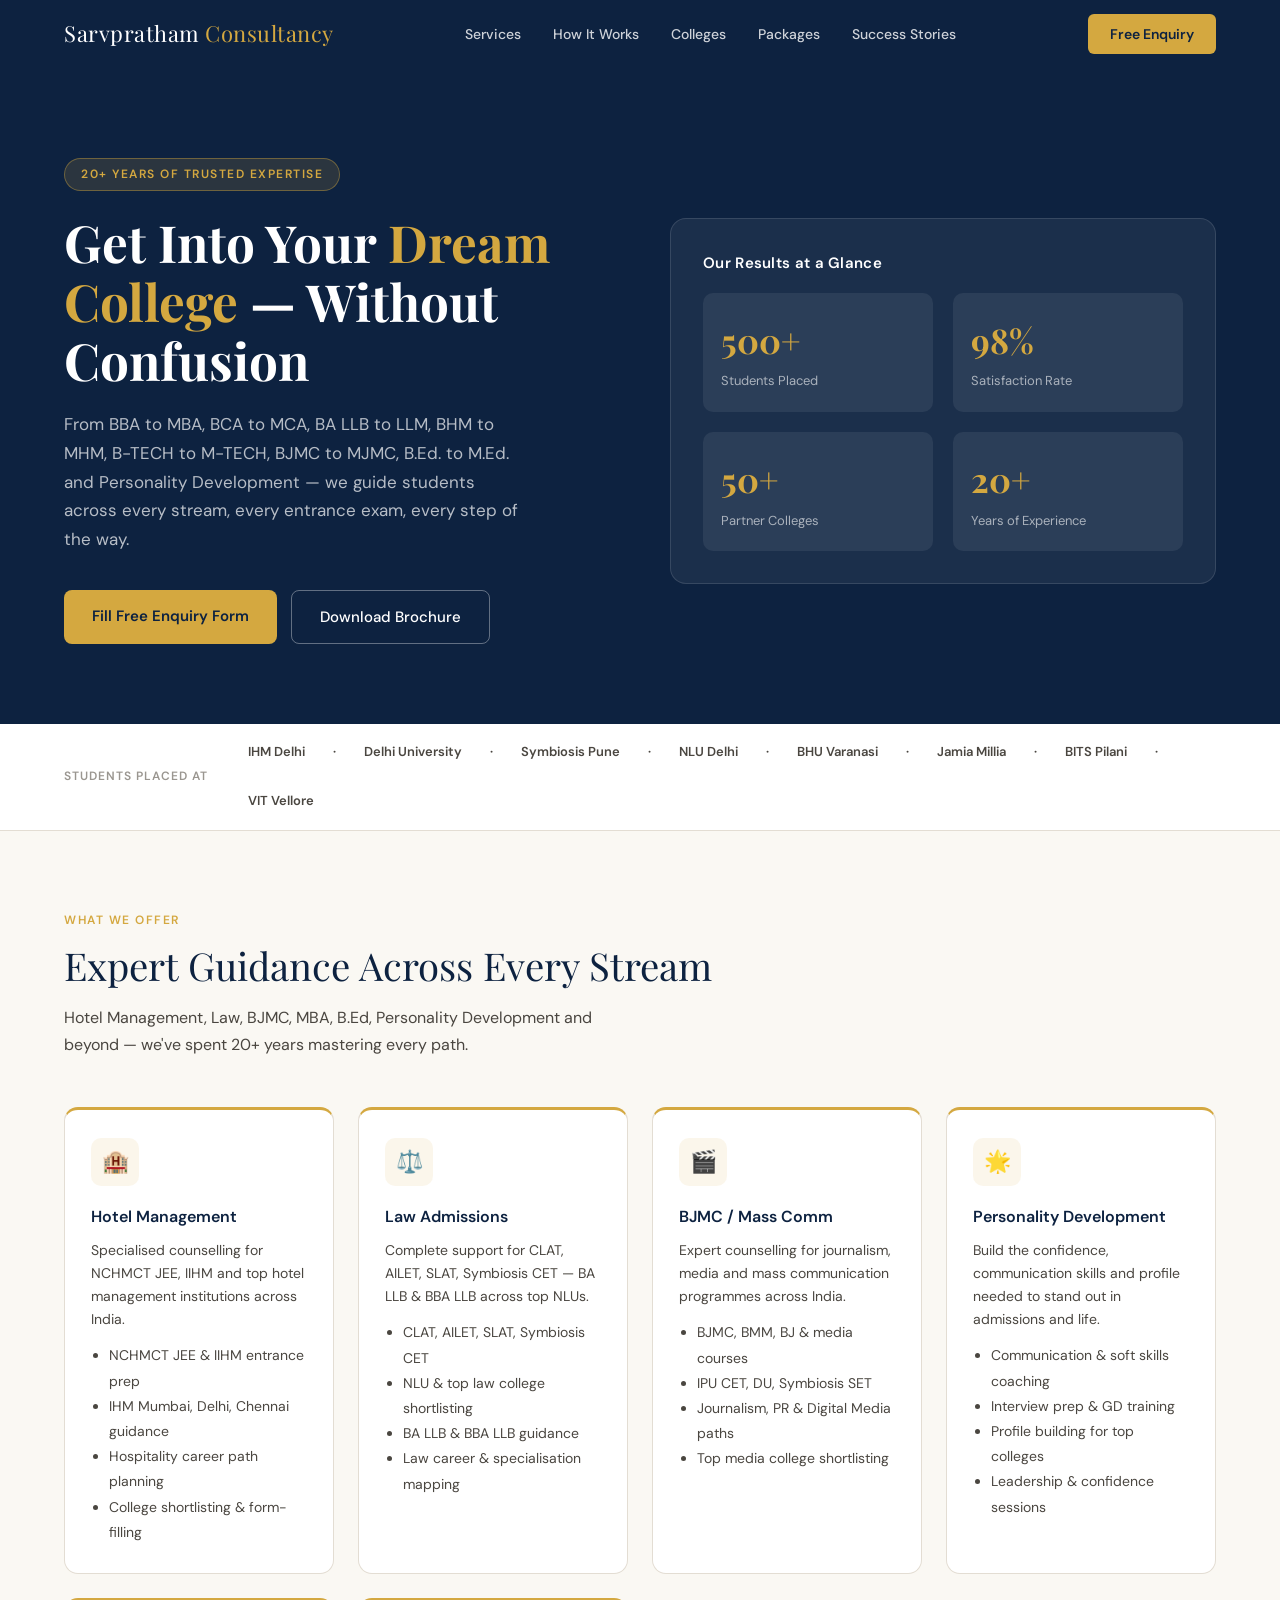
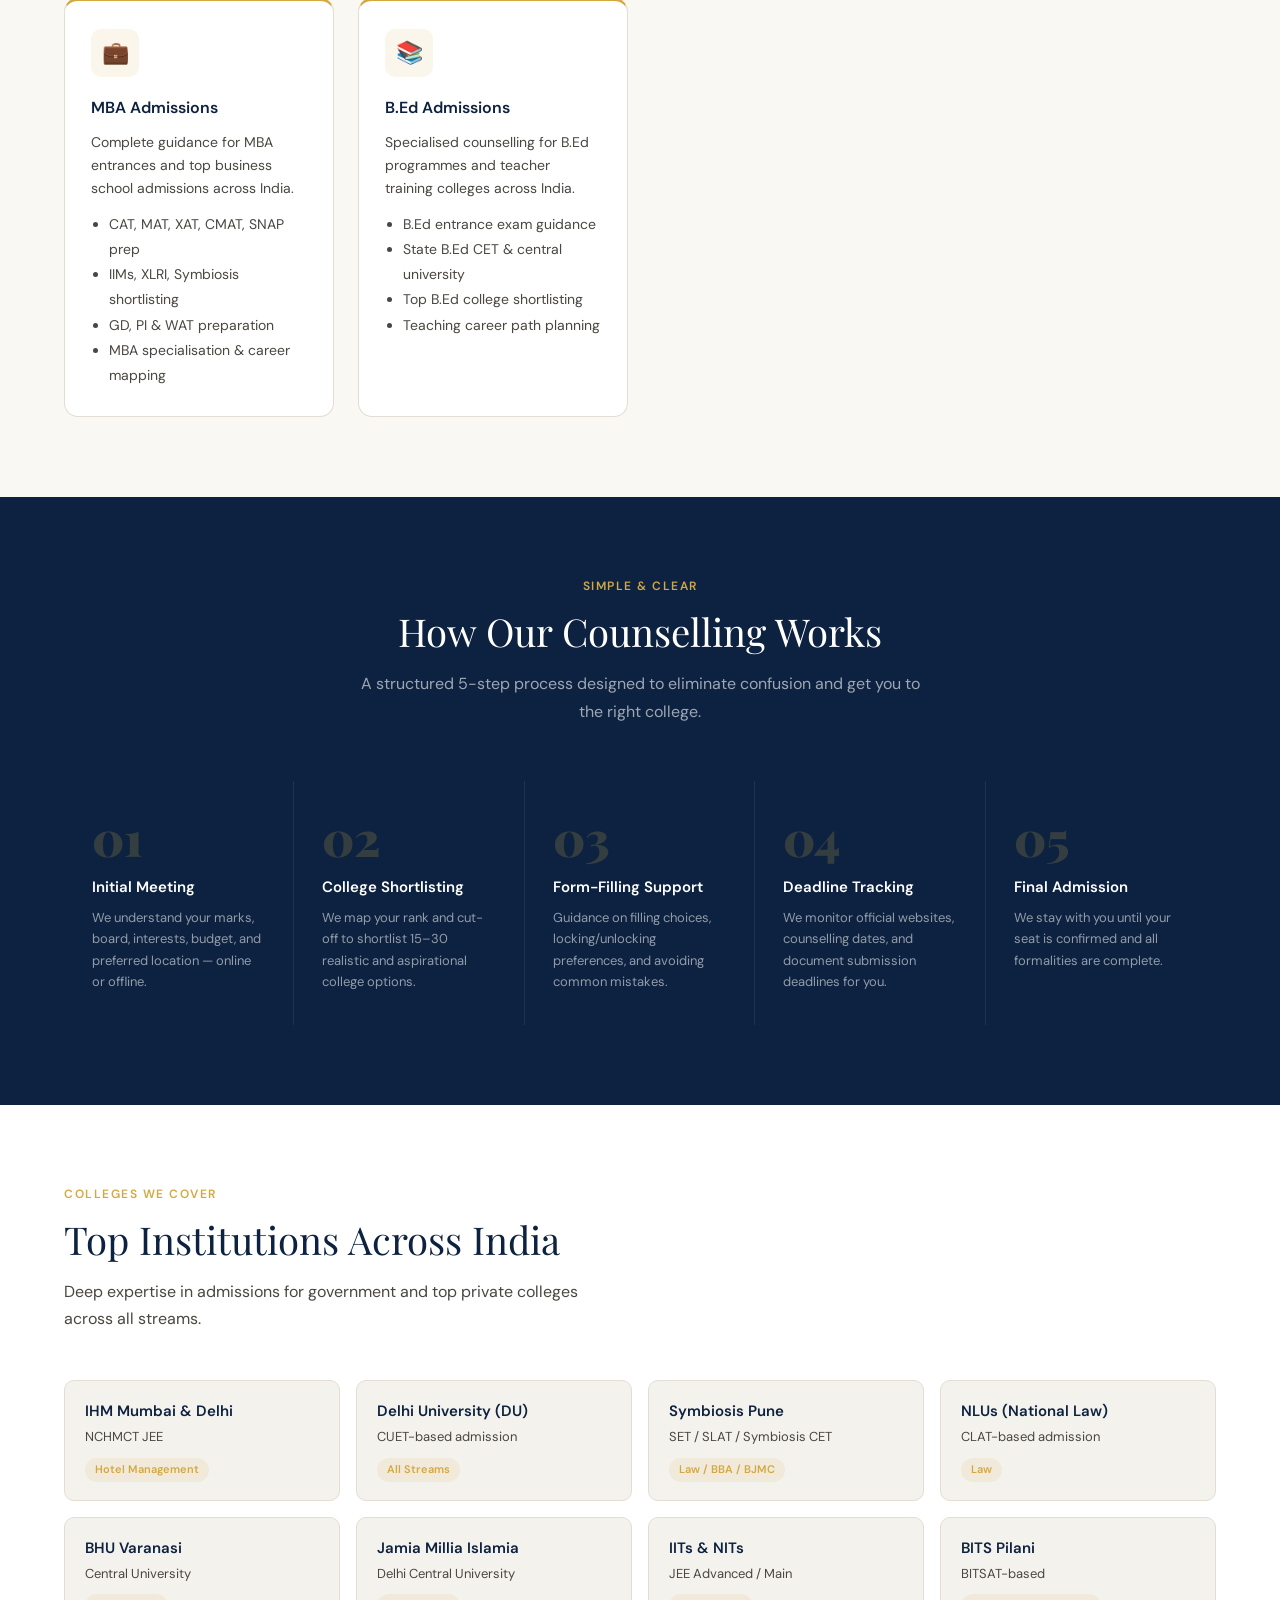
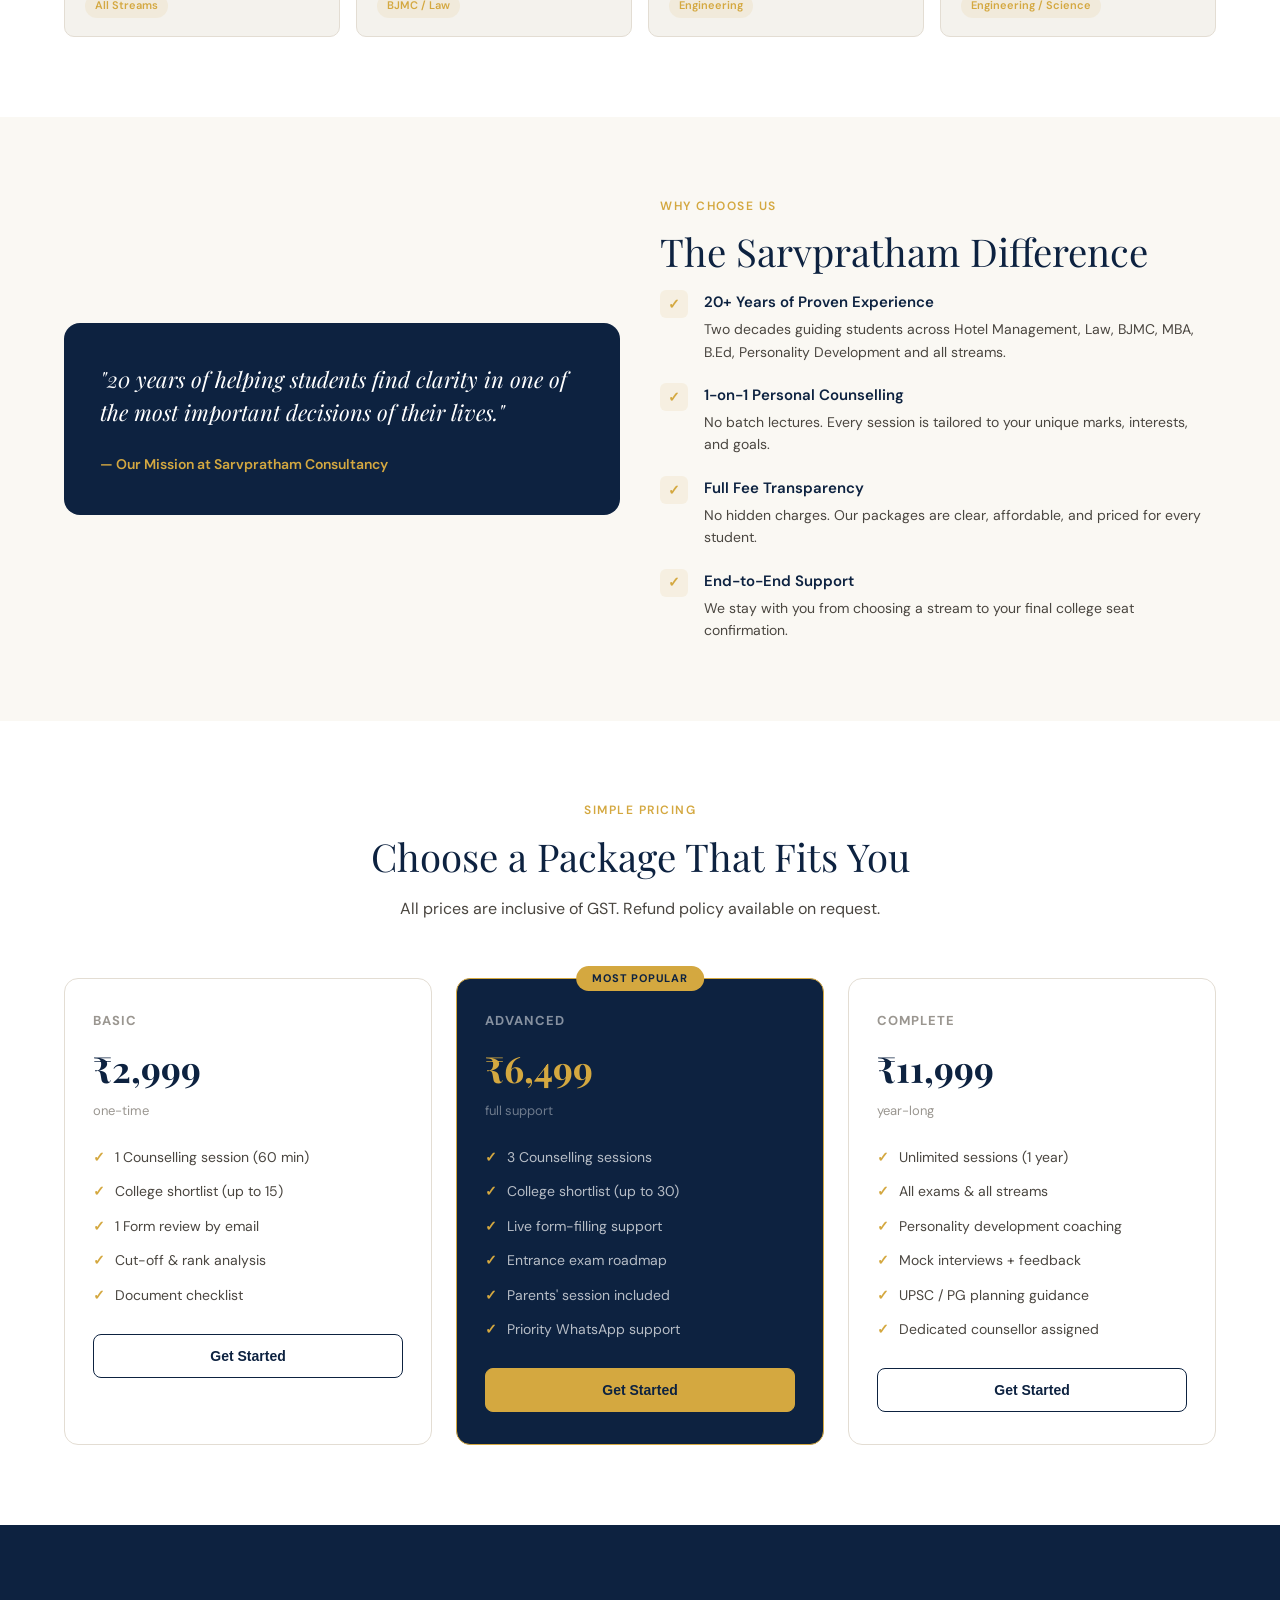
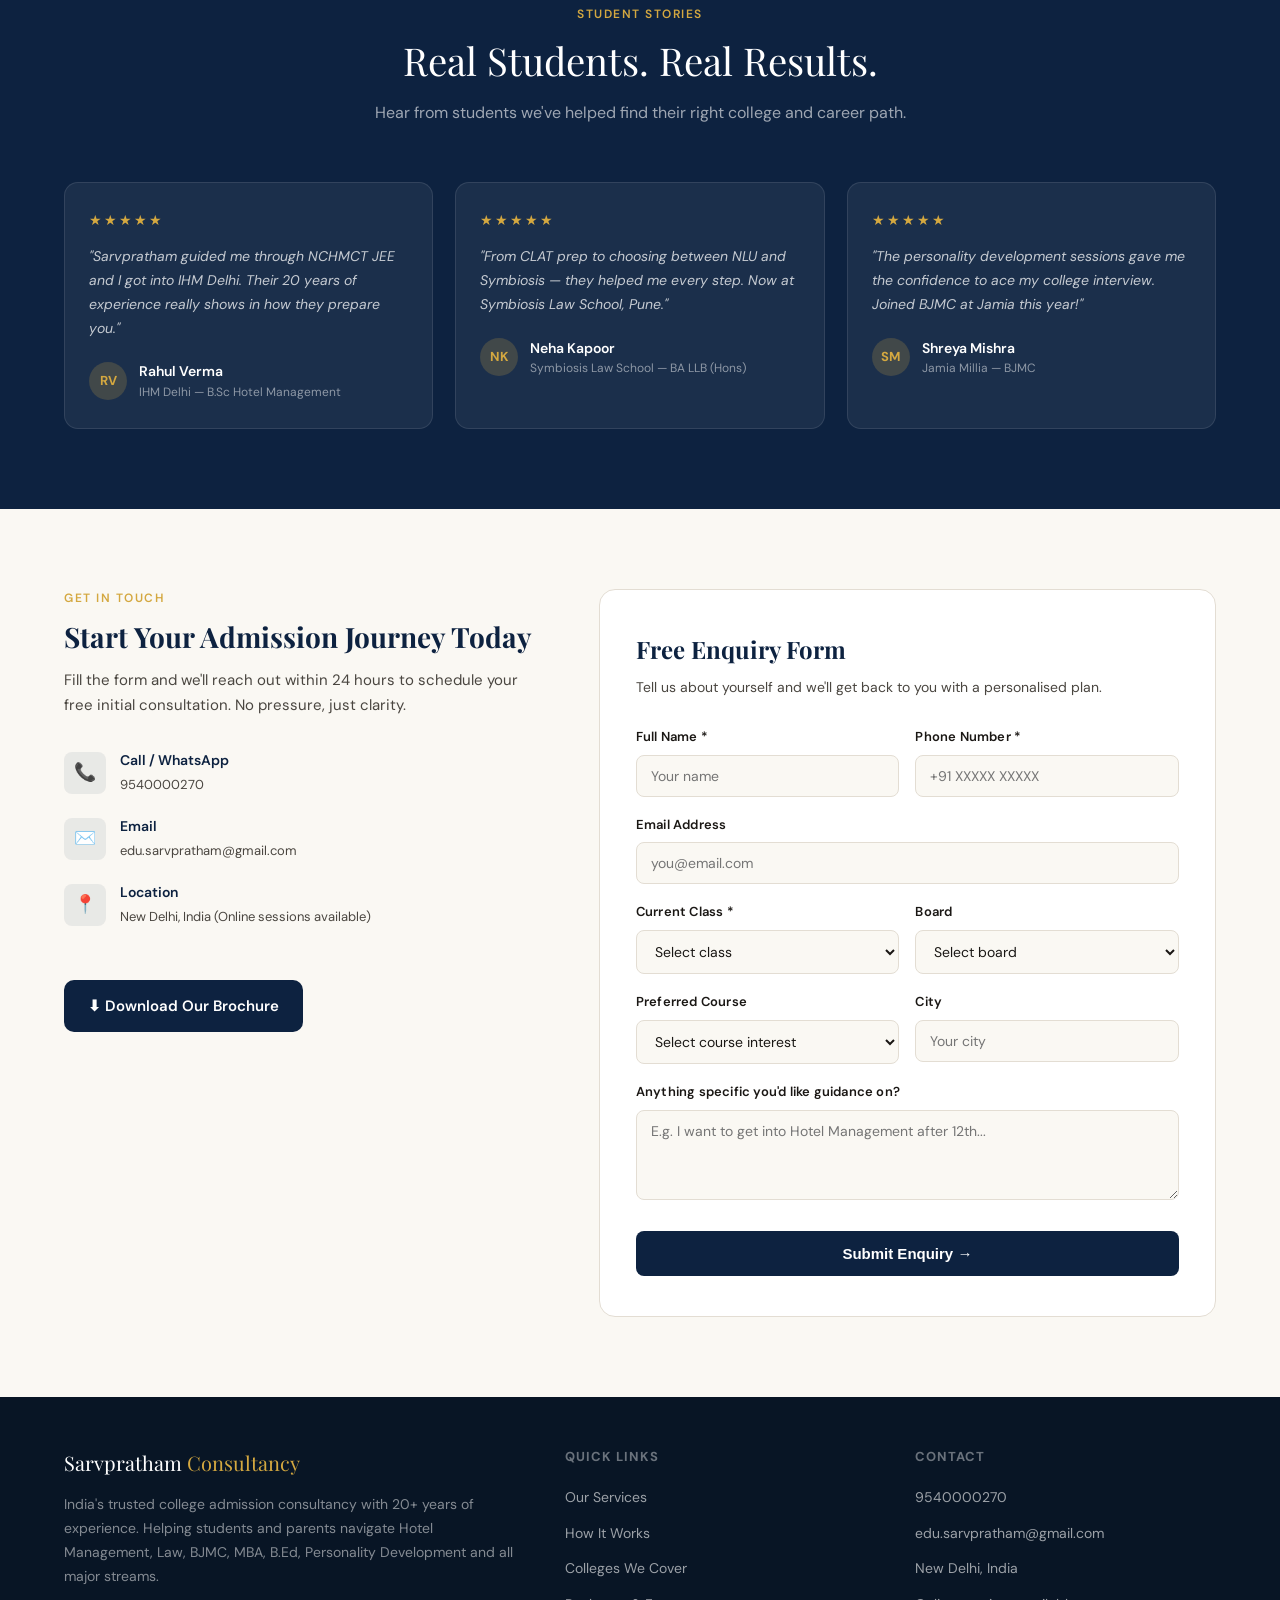
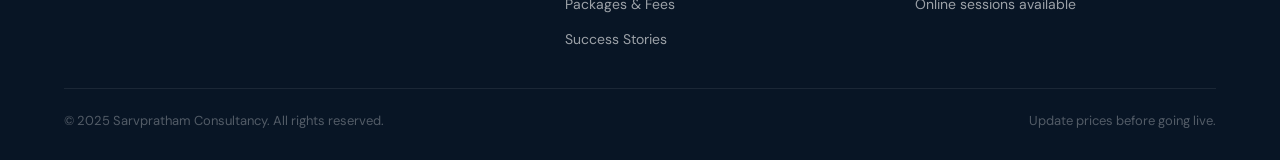
<file: consultancy-website (3).html>
<!DOCTYPE html>
<html lang="en">
<head>
<meta charset="UTF-8" />
<meta name="viewport" content="width=device-width, initial-scale=1.0"/>
<title>Sarvpratham Consultancy – College Admissions & Career Guidance</title>
<link rel="preconnect" href="https://fonts.googleapis.com">
<link href="https://fonts.googleapis.com/css2?family=Playfair+Display:wght@700;900&family=DM+Sans:wght@300;400;500;600&display=swap" rel="stylesheet">
<style>
  :root {
    --navy:#0D2240;--navy-mid:#1a3a5c;--gold:#D4A840;--gold-light:#f0c96a;
    --cream:#FAF8F3;--white:#ffffff;--gray-light:#F4F2ED;--gray-mid:#9A9690;
    --text-dark:#1A1714;--text-mid:#4A4640;--border:#E3DDD3;
  }
  *{margin:0;padding:0;box-sizing:border-box}
  html{scroll-behavior:smooth}
  body{font-family:'DM Sans',sans-serif;color:var(--text-dark);background:var(--cream);font-size:16px;line-height:1.6}
  nav{background:var(--navy);padding:0 5%;display:flex;align-items:center;justify-content:space-between;height:68px;position:sticky;top:0;z-index:100}
  .logo{font-family:'Playfair Display',serif;font-size:22px;color:var(--white);letter-spacing:0.5px}
  .logo span{color:var(--gold)}
  .nav-links{display:flex;gap:32px;list-style:none}
  .nav-links a{color:rgba(255,255,255,0.8);text-decoration:none;font-size:14px;font-weight:500;transition:color .2s}
  .nav-links a:hover{color:var(--gold)}
  .nav-cta{background:var(--gold);color:var(--navy);padding:9px 22px;border-radius:6px;font-weight:600;font-size:14px;text-decoration:none;transition:background .2s}
  .nav-cta:hover{background:var(--gold-light)}
  .hero{background:var(--navy);padding:90px 5% 80px;display:grid;grid-template-columns:1fr 1fr;gap:60px;align-items:center}
  .hero-tag{display:inline-block;background:rgba(212,168,64,0.15);border:1px solid rgba(212,168,64,0.4);color:var(--gold);font-size:12px;font-weight:600;letter-spacing:1.5px;text-transform:uppercase;padding:6px 16px;border-radius:20px;margin-bottom:22px}
  .hero h1{font-family:'Playfair Display',serif;font-size:clamp(36px,4vw,52px);color:var(--white);line-height:1.15;margin-bottom:20px}
  .hero h1 em{color:var(--gold);font-style:normal}
  .hero p{color:rgba(255,255,255,0.7);font-size:17px;line-height:1.7;margin-bottom:36px;max-width:460px}
  .hero-btns{display:flex;gap:14px;flex-wrap:wrap}
  .btn-primary{background:var(--gold);color:var(--navy);padding:14px 28px;border-radius:8px;font-weight:600;font-size:15px;text-decoration:none;transition:background .2s}
  .btn-primary:hover{background:var(--gold-light)}
  .btn-outline{background:transparent;color:var(--white);padding:14px 28px;border-radius:8px;border:1.5px solid rgba(255,255,255,0.35);font-weight:500;font-size:15px;text-decoration:none;transition:all .2s}
  .btn-outline:hover{border-color:var(--gold);color:var(--gold)}
  .hero-card{background:rgba(255,255,255,0.06);border:1px solid rgba(255,255,255,0.12);border-radius:16px;padding:32px}
  .stat-grid{display:grid;grid-template-columns:1fr 1fr;gap:20px}
  .stat{background:rgba(255,255,255,0.07);border-radius:10px;padding:20px 18px}
  .stat-num{font-family:'Playfair Display',serif;font-size:34px;color:var(--gold);font-weight:700}
  .stat-label{color:rgba(255,255,255,0.6);font-size:13px;margin-top:4px}
  .hero-card-title{color:var(--white);font-size:15px;font-weight:600;margin-bottom:18px;letter-spacing:0.3px}
  .trust-bar{background:var(--white);border-bottom:1px solid var(--border);padding:18px 5%;display:flex;align-items:center;gap:40px;overflow-x:auto}
  .trust-label{font-size:12px;font-weight:600;text-transform:uppercase;letter-spacing:1px;color:var(--gray-mid);white-space:nowrap}
  .trust-colleges{display:flex;gap:28px;flex-wrap:wrap;align-items:center}
  .trust-colleges span{font-size:13px;font-weight:600;color:var(--text-mid);white-space:nowrap}
  section{padding:80px 5%}
  .section-tag{font-size:12px;font-weight:600;text-transform:uppercase;letter-spacing:1.5px;color:var(--gold);margin-bottom:12px}
  .section-title{font-family:'Playfair Display',serif;font-size:clamp(28px,3vw,40px);color:var(--navy);line-height:1.2;margin-bottom:16px}
  .section-sub{font-size:16px;color:var(--text-mid);max-width:540px;line-height:1.7;margin-bottom:48px}
  .services{background:var(--cream)}
  .services-grid{display:grid;grid-template-columns:repeat(auto-fit,minmax(260px,1fr));gap:24px}
  .service-card{background:var(--white);border:1px solid var(--border);border-radius:14px;padding:28px 26px;transition:box-shadow .2s,border-color .2s;border-top:3px solid var(--gold)}
  .service-card:hover{box-shadow:0 6px 28px rgba(13,34,64,0.09);border-color:var(--gold)}
  .service-icon{width:48px;height:48px;background:rgba(212,168,64,0.1);border-radius:10px;display:flex;align-items:center;justify-content:center;margin-bottom:18px;font-size:22px}
  .service-card h3{font-size:16px;font-weight:600;color:var(--navy);margin-bottom:10px}
  .service-card p{font-size:14px;color:var(--text-mid);line-height:1.65}
  .service-card ul{margin-top:12px;padding-left:18px;font-size:14px;color:var(--text-mid);line-height:1.8}
  .process{background:var(--navy)}
  .process .section-title{color:var(--white)}
  .process .section-sub{color:rgba(255,255,255,0.6)}
  .steps{display:grid;grid-template-columns:repeat(auto-fit,minmax(200px,1fr));gap:0}
  .step{padding:32px 28px;border-right:1px solid rgba(255,255,255,0.08);position:relative}
  .step:last-child{border-right:none}
  .step-num{font-family:'Playfair Display',serif;font-size:48px;color:rgba(212,168,64,0.2);font-weight:900;line-height:1;margin-bottom:14px}
  .step h3{font-size:15px;font-weight:600;color:var(--white);margin-bottom:8px}
  .step p{font-size:13px;color:rgba(255,255,255,0.55);line-height:1.65}
  .colleges{background:var(--white)}
  .colleges-grid{display:grid;grid-template-columns:repeat(auto-fit,minmax(220px,1fr));gap:16px}
  .college-tag{background:var(--gray-light);border:1px solid var(--border);border-radius:10px;padding:18px 20px;transition:all .2s}
  .college-tag:hover{background:var(--navy);border-color:var(--navy)}
  .college-tag:hover .ct-name{color:var(--white)}
  .college-tag:hover .ct-sub{color:rgba(255,255,255,0.6)}
  .ct-name{font-size:15px;font-weight:600;color:var(--navy)}
  .ct-sub{font-size:13px;color:var(--text-mid);margin-top:4px}
  .ct-badge{display:inline-block;margin-top:10px;font-size:11px;font-weight:600;padding:3px 10px;border-radius:20px;background:rgba(212,168,64,0.1);color:var(--gold)}
  .why{background:var(--cream)}
  .why-grid{display:grid;grid-template-columns:1fr 1fr;gap:40px;align-items:center}
  .why-visual{background:var(--navy);border-radius:16px;padding:40px 36px}
  .why-quote{font-family:'Playfair Display',serif;font-size:22px;color:var(--white);line-height:1.5;margin-bottom:24px;font-style:italic}
  .why-author{color:var(--gold);font-size:14px;font-weight:600}
  .why-list{display:flex;flex-direction:column;gap:20px}
  .why-item{display:flex;gap:16px;align-items:flex-start}
  .why-check{width:28px;height:28px;background:rgba(212,168,64,0.1);border-radius:6px;display:flex;align-items:center;justify-content:center;flex-shrink:0;color:var(--gold);font-size:14px;font-weight:700}
  .why-item h4{font-size:15px;font-weight:600;color:var(--navy);margin-bottom:4px}
  .why-item p{font-size:14px;color:var(--text-mid)}
  .testimonials{background:var(--navy)}
  .testimonials .section-title{color:var(--white)}
  .testimonials .section-sub{color:rgba(255,255,255,0.6)}
  .testi-grid{display:grid;grid-template-columns:repeat(auto-fit,minmax(280px,1fr));gap:22px}
  .testi-card{background:rgba(255,255,255,0.06);border:1px solid rgba(255,255,255,0.1);border-radius:14px;padding:26px 24px}
  .testi-stars{color:var(--gold);font-size:14px;margin-bottom:14px;letter-spacing:2px}
  .testi-card p{font-size:14px;color:rgba(255,255,255,0.75);line-height:1.7;margin-bottom:20px;font-style:italic}
  .testi-author{display:flex;align-items:center;gap:12px}
  .testi-avatar{width:38px;height:38px;border-radius:50%;background:rgba(212,168,64,0.2);display:flex;align-items:center;justify-content:center;font-weight:700;font-size:13px;color:var(--gold)}
  .testi-name{font-size:14px;font-weight:600;color:var(--white)}
  .testi-college{font-size:12px;color:rgba(255,255,255,0.5)}
  .enquiry{background:var(--cream)}
  .enquiry-wrap{display:grid;grid-template-columns:1fr 1.3fr;gap:60px;align-items:start}
  .form-card{background:var(--white);border:1px solid var(--border);border-radius:16px;padding:40px 36px}
  .form-card h3{font-family:'Playfair Display',serif;font-size:24px;color:var(--navy);margin-bottom:8px}
  .form-card p{font-size:14px;color:var(--text-mid);margin-bottom:28px}
  .form-row{display:grid;grid-template-columns:1fr 1fr;gap:16px}
  .form-group{margin-bottom:18px}
  .form-group label{display:block;font-size:13px;font-weight:600;color:var(--text-dark);margin-bottom:7px;letter-spacing:0.2px}
  .form-group input,.form-group select,.form-group textarea{width:100%;padding:11px 14px;border:1px solid var(--border);border-radius:8px;font-size:14px;font-family:'DM Sans',sans-serif;color:var(--text-dark);background:var(--cream);transition:border .2s}
  .form-group input:focus,.form-group select:focus,.form-group textarea:focus{outline:none;border-color:var(--navy)}
  .form-group textarea{resize:vertical;min-height:90px}
  .form-submit{width:100%;background:var(--navy);color:var(--white);padding:14px;border:none;border-radius:8px;font-size:15px;font-weight:600;cursor:pointer;transition:background .2s;margin-top:6px}
  .form-submit:hover{background:var(--gold);color:var(--navy)}
  .enquiry-info h3{font-family:'Playfair Display',serif;font-size:28px;color:var(--navy);margin-bottom:14px}
  .enquiry-info p{font-size:15px;color:var(--text-mid);margin-bottom:30px;line-height:1.7}
  .contact-row{display:flex;gap:14px;align-items:center;margin-bottom:18px}
  .contact-icon{width:42px;height:42px;background:rgba(13,34,64,0.07);border-radius:8px;display:flex;align-items:center;justify-content:center;font-size:18px;flex-shrink:0}
  .contact-text strong{display:block;font-size:14px;font-weight:600;color:var(--navy)}
  .contact-text span{font-size:13px;color:var(--text-mid)}
  .brochure-btn{display:inline-flex;align-items:center;gap:10px;background:var(--navy);color:var(--white);padding:14px 24px;border-radius:10px;text-decoration:none;font-weight:600;font-size:15px;margin-top:8px;transition:background .2s}
  .brochure-btn:hover{background:var(--gold);color:var(--navy)}
  .packages{background:var(--white)}
  .pkg-grid{display:grid;grid-template-columns:repeat(3,1fr);gap:24px}
  .pkg-card{border:1.5px solid var(--border);border-radius:14px;padding:32px 28px;position:relative;transition:all .2s}
  .pkg-card:hover{box-shadow:0 8px 32px rgba(13,34,64,0.1)}
  .pkg-card.featured{border-color:var(--gold);background:var(--navy)}
  .pkg-badge{position:absolute;top:-13px;left:50%;transform:translateX(-50%);background:var(--gold);color:var(--navy);font-size:11px;font-weight:700;padding:4px 16px;border-radius:20px;white-space:nowrap;text-transform:uppercase;letter-spacing:0.8px}
  .pkg-name{font-size:13px;font-weight:700;text-transform:uppercase;letter-spacing:1px;color:var(--gray-mid);margin-bottom:8px}
  .pkg-card.featured .pkg-name{color:rgba(255,255,255,0.5)}
  .pkg-price{font-family:'Playfair Display',serif;font-size:36px;font-weight:700;color:var(--navy);margin-bottom:4px}
  .pkg-card.featured .pkg-price{color:var(--gold)}
  .pkg-period{font-size:13px;color:var(--gray-mid);margin-bottom:24px}
  .pkg-card.featured .pkg-period{color:rgba(255,255,255,0.4)}
  .pkg-features{list-style:none;display:flex;flex-direction:column;gap:12px;margin-bottom:28px}
  .pkg-features li{font-size:14px;color:var(--text-mid);padding-left:22px;position:relative}
  .pkg-card.featured .pkg-features li{color:rgba(255,255,255,0.7)}
  .pkg-features li::before{content:"✓";position:absolute;left:0;color:var(--gold);font-weight:700}
  .pkg-btn{width:100%;padding:13px;border-radius:8px;font-size:14px;font-weight:600;cursor:pointer;transition:all .2s;border:1.5px solid var(--navy);background:transparent;color:var(--navy)}
  .pkg-card.featured .pkg-btn{background:var(--gold);color:var(--navy);border-color:var(--gold)}
  .pkg-btn:hover{background:var(--navy);color:var(--white)}
  .pkg-card.featured .pkg-btn:hover{background:var(--gold-light);border-color:var(--gold-light)}
  footer{background:#081525;padding:50px 5% 28px}
  .footer-top{display:grid;grid-template-columns:1.5fr 1fr 1fr;gap:50px;margin-bottom:36px}
  .footer-logo{font-family:'Playfair Display',serif;font-size:20px;color:var(--white);margin-bottom:14px}
  .footer-logo span{color:var(--gold)}
  .footer-desc{font-size:14px;color:rgba(255,255,255,0.5);line-height:1.7}
  .footer-col h4{font-size:13px;font-weight:700;text-transform:uppercase;letter-spacing:1px;color:rgba(255,255,255,0.4);margin-bottom:16px}
  .footer-col ul{list-style:none;display:flex;flex-direction:column;gap:10px}
  .footer-col a{font-size:14px;color:rgba(255,255,255,0.6);text-decoration:none;transition:color .2s}
  .footer-col a:hover{color:var(--gold)}
  .footer-bottom{border-top:1px solid rgba(255,255,255,0.08);padding-top:22px;display:flex;justify-content:space-between;align-items:center}
  .footer-bottom p{font-size:13px;color:rgba(255,255,255,0.3)}
  .text-center{text-align:center}
  .mx-auto{max-width:580px;margin-left:auto;margin-right:auto}
  .mb0{margin-bottom:0}
  @media(max-width:768px){
    .hero{grid-template-columns:1fr;padding:60px 5%}
    .hero-card{display:none}
    .why-grid{grid-template-columns:1fr}
    .enquiry-wrap{grid-template-columns:1fr}
    .pkg-grid{grid-template-columns:1fr}
    .footer-top{grid-template-columns:1fr}
    .form-row{grid-template-columns:1fr}
    .nav-links{display:none}
    .steps{grid-template-columns:1fr 1fr}
    .step{border-right:none;border-bottom:1px solid rgba(255,255,255,0.08)}
  }
</style>
</head>
<body>

<nav>
  <div class="logo">Sarvpratham <span>Consultancy</span></div>
  <ul class="nav-links">
    <li><a href="#services">Services</a></li>
    <li><a href="#process">How It Works</a></li>
    <li><a href="#colleges">Colleges</a></li>
    <li><a href="#packages">Packages</a></li>
    <li><a href="#testimonials">Success Stories</a></li>
  </ul>
  <a href="#enquiry" class="nav-cta">Free Enquiry</a>
</nav>

<section class="hero">
  <div>
    <div class="hero-tag">20+ Years of Trusted Expertise</div>
    <h1>Get Into Your <em>Dream College</em> — Without Confusion</h1>
    <p>From BBA to MBA, BCA to MCA, BA LLB to LLM, BHM to MHM, B-TECH to M-TECH, BJMC to MJMC, B.Ed. to M.Ed. and Personality Development — we guide students across every stream, every entrance exam, every step of the way.</p>
    <div class="hero-btns">
      <a href="#enquiry" class="btn-primary">Fill Free Enquiry Form</a>
      <a href="sarvpratham-brochure.html" target="_blank" class="btn-outline">Download Brochure</a>
    </div>
  </div>
  <div class="hero-card">
    <div class="hero-card-title">Our Results at a Glance</div>
    <div class="stat-grid">
      <div class="stat"><div class="stat-num">500+</div><div class="stat-label">Students Placed</div></div>
      <div class="stat"><div class="stat-num">98%</div><div class="stat-label">Satisfaction Rate</div></div>
      <div class="stat"><div class="stat-num">50+</div><div class="stat-label">Partner Colleges</div></div>
      <div class="stat"><div class="stat-num">20+</div><div class="stat-label">Years of Experience</div></div>
    </div>
  </div>
</section>

<div class="trust-bar">
  <span class="trust-label">Students placed at</span>
  <div class="trust-colleges">
    <span>IHM Delhi</span><span>·</span>
    <span>Delhi University</span><span>·</span>
    <span>Symbiosis Pune</span><span>·</span>
    <span>NLU Delhi</span><span>·</span>
    <span>BHU Varanasi</span><span>·</span>
    <span>Jamia Millia</span><span>·</span>
    <span>BITS Pilani</span><span>·</span>
    <span>VIT Vellore</span>
  </div>
</div>

<section class="services" id="services">
  <div class="section-tag">What We Offer</div>
  <div class="section-title">Expert Guidance Across Every Stream</div>
  <p class="section-sub">Hotel Management, Law, BJMC, MBA, B.Ed, Personality Development and beyond — we've spent 20+ years mastering every path.</p>
  <div class="services-grid">
    <div class="service-card">
      <div class="service-icon">🏨</div>
      <h3>Hotel Management</h3>
      <p>Specialised counselling for NCHMCT JEE, IIHM and top hotel management institutions across India.</p>
      <ul>
        <li>NCHMCT JEE & IIHM entrance prep</li>
        <li>IHM Mumbai, Delhi, Chennai guidance</li>
        <li>Hospitality career path planning</li>
        <li>College shortlisting & form-filling</li>
      </ul>
    </div>
    <div class="service-card">
      <div class="service-icon">⚖️</div>
      <h3>Law Admissions</h3>
      <p>Complete support for CLAT, AILET, SLAT, Symbiosis CET — BA LLB & BBA LLB across top NLUs.</p>
      <ul>
        <li>CLAT, AILET, SLAT, Symbiosis CET</li>
        <li>NLU & top law college shortlisting</li>
        <li>BA LLB & BBA LLB guidance</li>
        <li>Law career & specialisation mapping</li>
      </ul>
    </div>
    <div class="service-card">
      <div class="service-icon">🎬</div>
      <h3>BJMC / Mass Comm</h3>
      <p>Expert counselling for journalism, media and mass communication programmes across India.</p>
      <ul>
        <li>BJMC, BMM, BJ & media courses</li>
        <li>IPU CET, DU, Symbiosis SET</li>
        <li>Journalism, PR & Digital Media paths</li>
        <li>Top media college shortlisting</li>
      </ul>
    </div>
    <div class="service-card">
      <div class="service-icon">🌟</div>
      <h3>Personality Development</h3>
      <p>Build the confidence, communication skills and profile needed to stand out in admissions and life.</p>
      <ul>
        <li>Communication & soft skills coaching</li>
        <li>Interview prep & GD training</li>
        <li>Profile building for top colleges</li>
        <li>Leadership & confidence sessions</li>
      </ul>
    </div>
    <div class="service-card">
      <div class="service-icon">💼</div>
      <h3>MBA Admissions</h3>
      <p>Complete guidance for MBA entrances and top business school admissions across India.</p>
      <ul>
        <li>CAT, MAT, XAT, CMAT, SNAP prep</li>
        <li>IIMs, XLRI, Symbiosis shortlisting</li>
        <li>GD, PI & WAT preparation</li>
        <li>MBA specialisation & career mapping</li>
      </ul>
    </div>
    <div class="service-card">
      <div class="service-icon">📚</div>
      <h3>B.Ed Admissions</h3>
      <p>Specialised counselling for B.Ed programmes and teacher training colleges across India.</p>
      <ul>
        <li>B.Ed entrance exam guidance</li>
        <li>State B.Ed CET & central university</li>
        <li>Top B.Ed college shortlisting</li>
        <li>Teaching career path planning</li>
      </ul>
    </div>
  </div>
</section>

<section class="process" id="process">
  <div class="text-center" style="margin-bottom:56px">
    <div class="section-tag">Simple & Clear</div>
    <div class="section-title" style="color:#fff">How Our Counselling Works</div>
    <p class="section-sub mx-auto mb0">A structured 5-step process designed to eliminate confusion and get you to the right college.</p>
  </div>
  <div class="steps">
    <div class="step"><div class="step-num">01</div><h3>Initial Meeting</h3><p>We understand your marks, board, interests, budget, and preferred location — online or offline.</p></div>
    <div class="step"><div class="step-num">02</div><h3>College Shortlisting</h3><p>We map your rank and cut-off to shortlist 15–30 realistic and aspirational college options.</p></div>
    <div class="step"><div class="step-num">03</div><h3>Form-Filling Support</h3><p>Guidance on filling choices, locking/unlocking preferences, and avoiding common mistakes.</p></div>
    <div class="step"><div class="step-num">04</div><h3>Deadline Tracking</h3><p>We monitor official websites, counselling dates, and document submission deadlines for you.</p></div>
    <div class="step"><div class="step-num">05</div><h3>Final Admission</h3><p>We stay with you until your seat is confirmed and all formalities are complete.</p></div>
  </div>
</section>

<section class="colleges" id="colleges">
  <div class="section-tag">Colleges We Cover</div>
  <div class="section-title">Top Institutions Across India</div>
  <p class="section-sub">Deep expertise in admissions for government and top private colleges across all streams.</p>
  <div class="colleges-grid">
    <div class="college-tag"><div class="ct-name">IHM Mumbai & Delhi</div><div class="ct-sub">NCHMCT JEE</div><span class="ct-badge">Hotel Management</span></div>
    <div class="college-tag"><div class="ct-name">Delhi University (DU)</div><div class="ct-sub">CUET-based admission</div><span class="ct-badge">All Streams</span></div>
    <div class="college-tag"><div class="ct-name">Symbiosis Pune</div><div class="ct-sub">SET / SLAT / Symbiosis CET</div><span class="ct-badge">Law / BBA / BJMC</span></div>
    <div class="college-tag"><div class="ct-name">NLUs (National Law)</div><div class="ct-sub">CLAT-based admission</div><span class="ct-badge">Law</span></div>
    <div class="college-tag"><div class="ct-name">BHU Varanasi</div><div class="ct-sub">Central University</div><span class="ct-badge">All Streams</span></div>
    <div class="college-tag"><div class="ct-name">Jamia Millia Islamia</div><div class="ct-sub">Delhi Central University</div><span class="ct-badge">BJMC / Law</span></div>
    <div class="college-tag"><div class="ct-name">IITs & NITs</div><div class="ct-sub">JEE Advanced / Main</div><span class="ct-badge">Engineering</span></div>
    <div class="college-tag"><div class="ct-name">BITS Pilani</div><div class="ct-sub">BITSAT-based</div><span class="ct-badge">Engineering / Science</span></div>
  </div>
</section>

<section class="why">
  <div class="why-grid">
    <div class="why-visual">
      <div class="why-quote">"20 years of helping students find clarity in one of the most important decisions of their lives."</div>
      <div class="why-author">— Our Mission at Sarvpratham Consultancy</div>
    </div>
    <div>
      <div class="section-tag">Why Choose Us</div>
      <div class="section-title">The Sarvpratham Difference</div>
      <div class="why-list">
        <div class="why-item"><div class="why-check">✓</div><div><h4>20+ Years of Proven Experience</h4><p>Two decades guiding students across Hotel Management, Law, BJMC, MBA, B.Ed, Personality Development and all streams.</p></div></div>
        <div class="why-item"><div class="why-check">✓</div><div><h4>1-on-1 Personal Counselling</h4><p>No batch lectures. Every session is tailored to your unique marks, interests, and goals.</p></div></div>
        <div class="why-item"><div class="why-check">✓</div><div><h4>Full Fee Transparency</h4><p>No hidden charges. Our packages are clear, affordable, and priced for every student.</p></div></div>
        <div class="why-item"><div class="why-check">✓</div><div><h4>End-to-End Support</h4><p>We stay with you from choosing a stream to your final college seat confirmation.</p></div></div>
      </div>
    </div>
  </div>
</section>

<section class="packages" id="packages">
  <div class="text-center" style="margin-bottom:56px">
    <div class="section-tag">Simple Pricing</div>
    <div class="section-title">Choose a Package That Fits You</div>
    <p class="section-sub mx-auto mb0">All prices are inclusive of GST. Refund policy available on request.</p>
  </div>
  <div class="pkg-grid">
    <div class="pkg-card">
      <div class="pkg-name">Basic</div>
      <div class="pkg-price">&#8377;2,999</div>
      <div class="pkg-period">one-time</div>
      <ul class="pkg-features">
        <li>1 Counselling session (60 min)</li>
        <li>College shortlist (up to 15)</li>
        <li>1 Form review by email</li>
        <li>Cut-off & rank analysis</li>
        <li>Document checklist</li>
      </ul>
      <button class="pkg-btn" onclick="document.getElementById('enquiry').scrollIntoView({behavior:'smooth'})">Get Started</button>
    </div>
    <div class="pkg-card featured">
      <div class="pkg-badge">Most Popular</div>
      <div class="pkg-name">Advanced</div>
      <div class="pkg-price">&#8377;6,499</div>
      <div class="pkg-period">full support</div>
      <ul class="pkg-features">
        <li>3 Counselling sessions</li>
        <li>College shortlist (up to 30)</li>
        <li>Live form-filling support</li>
        <li>Entrance exam roadmap</li>
        <li>Parents' session included</li>
        <li>Priority WhatsApp support</li>
      </ul>
      <button class="pkg-btn" onclick="document.getElementById('enquiry').scrollIntoView({behavior:'smooth'})">Get Started</button>
    </div>
    <div class="pkg-card">
      <div class="pkg-name">Complete</div>
      <div class="pkg-price">&#8377;11,999</div>
      <div class="pkg-period">year-long</div>
      <ul class="pkg-features">
        <li>Unlimited sessions (1 year)</li>
        <li>All exams & all streams</li>
        <li>Personality development coaching</li>
        <li>Mock interviews + feedback</li>
        <li>UPSC / PG planning guidance</li>
        <li>Dedicated counsellor assigned</li>
      </ul>
      <button class="pkg-btn" onclick="document.getElementById('enquiry').scrollIntoView({behavior:'smooth'})">Get Started</button>
    </div>
  </div>
</section>

<section class="testimonials" id="testimonials">
  <div class="text-center" style="margin-bottom:56px">
    <div class="section-tag">Student Stories</div>
    <div class="section-title" style="color:#fff">Real Students. Real Results.</div>
    <p class="section-sub mx-auto mb0" style="color:rgba(255,255,255,0.6)">Hear from students we've helped find their right college and career path.</p>
  </div>
  <div class="testi-grid">
    <div class="testi-card">
      <div class="testi-stars">★★★★★</div>
      <p>"Sarvpratham guided me through NCHMCT JEE and I got into IHM Delhi. Their 20 years of experience really shows in how they prepare you."</p>
      <div class="testi-author"><div class="testi-avatar">RV</div><div><div class="testi-name">Rahul Verma</div><div class="testi-college">IHM Delhi — B.Sc Hotel Management</div></div></div>
    </div>
    <div class="testi-card">
      <div class="testi-stars">★★★★★</div>
      <p>"From CLAT prep to choosing between NLU and Symbiosis — they helped me every step. Now at Symbiosis Law School, Pune."</p>
      <div class="testi-author"><div class="testi-avatar">NK</div><div><div class="testi-name">Neha Kapoor</div><div class="testi-college">Symbiosis Law School — BA LLB (Hons)</div></div></div>
    </div>
    <div class="testi-card">
      <div class="testi-stars">★★★★★</div>
      <p>"The personality development sessions gave me the confidence to ace my college interview. Joined BJMC at Jamia this year!"</p>
      <div class="testi-author"><div class="testi-avatar">SM</div><div><div class="testi-name">Shreya Mishra</div><div class="testi-college">Jamia Millia — BJMC</div></div></div>
    </div>
  </div>
</section>

<section class="enquiry" id="enquiry">
  <div class="enquiry-wrap">
    <div class="enquiry-info">
      <div class="section-tag">Get in Touch</div>
      <h3 class="section-title">Start Your Admission Journey Today</h3>
      <p>Fill the form and we'll reach out within 24 hours to schedule your free initial consultation. No pressure, just clarity.</p>
      <div class="contact-row"><div class="contact-icon">📞</div><div class="contact-text"><strong>Call / WhatsApp</strong><span>9540000270</span></div></div>
      <div class="contact-row"><div class="contact-icon">✉️</div><div class="contact-text"><strong>Email</strong><span>edu.sarvpratham@gmail.com</span></div></div>
      <div class="contact-row"><div class="contact-icon">📍</div><div class="contact-text"><strong>Location</strong><span>New Delhi, India (Online sessions available)</span></div></div>
      <br>
      <a href="sarvpratham-brochure.html" target="_blank" class="brochure-btn">⬇ Download Our Brochure</a>
    </div>
    <div class="form-card">
      <h3>Free Enquiry Form</h3>
      <p>Tell us about yourself and we'll get back to you with a personalised plan.</p>
      <div class="form-row">
        <div class="form-group"><label>Full Name *</label><input type="text" placeholder="Your name" required></div>
        <div class="form-group"><label>Phone Number *</label><input type="tel" placeholder="+91 XXXXX XXXXX" required></div>
      </div>
      <div class="form-group"><label>Email Address</label><input type="email" placeholder="you@email.com"></div>
      <div class="form-row">
        <div class="form-group"><label>Current Class *</label>
          <select><option value="">Select class</option><option>Class 11</option><option>Class 12 (appearing)</option><option>12th Passed</option><option>Gap Year</option></select>
        </div>
        <div class="form-group"><label>Board</label>
          <select><option value="">Select board</option><option>CBSE</option><option>ICSE</option><option>State Board</option><option>Other</option></select>
        </div>
      </div>
      <div class="form-row">
        <div class="form-group"><label>Preferred Course</label>
          <select><option value="">Select course interest</option><option>Hotel Management</option><option>BA LLB / BBA LLB (Law)</option><option>BJMC / Mass Communication</option><option>BBA / B.Com</option><option>B.Tech / Engineering</option><option>BSc / Medical</option><option>Personality Development</option><option>MBA (CAT/MAT/XAT)</option><option>B.Ed / Teacher Training</option><option>Not sure yet</option></select>
        </div>
        <div class="form-group"><label>City</label><input type="text" placeholder="Your city"></div>
      </div>
      <div class="form-group"><label>Anything specific you'd like guidance on?</label><textarea placeholder="E.g. I want to get into Hotel Management after 12th..."></textarea></div>
      <button class="form-submit" type="button" onclick="alert('Thank you! We will contact you within 24 hours.')">Submit Enquiry →</button>
    </div>
  </div>
</section>

<footer>
  <div class="footer-top">
    <div>
      <div class="footer-logo">Sarvpratham <span>Consultancy</span></div>
      <p class="footer-desc">India's trusted college admission consultancy with 20+ years of experience. Helping students and parents navigate Hotel Management, Law, BJMC, MBA, B.Ed, Personality Development and all major streams.</p>
    </div>
    <div class="footer-col">
      <h4>Quick Links</h4>
      <ul>
        <li><a href="#services">Our Services</a></li>
        <li><a href="#process">How It Works</a></li>
        <li><a href="#colleges">Colleges We Cover</a></li>
        <li><a href="#packages">Packages & Fees</a></li>
        <li><a href="#testimonials">Success Stories</a></li>
      </ul>
    </div>
    <div class="footer-col">
      <h4>Contact</h4>
      <ul>
        <li><a href="tel:9540000270">9540000270</a></li>
        <li><a href="mailto:edu.sarvpratham@gmail.com">edu.sarvpratham@gmail.com</a></li>
        <li><a href="#">New Delhi, India</a></li>
        <li><a href="#">Online sessions available</a></li>
      </ul>
    </div>
  </div>
  <div class="footer-bottom">
    <p>© 2025 Sarvpratham Consultancy. All rights reserved.</p>
    <p>Update prices before going live.</p>
  </div>
</footer>
</body>
</html>
</file>
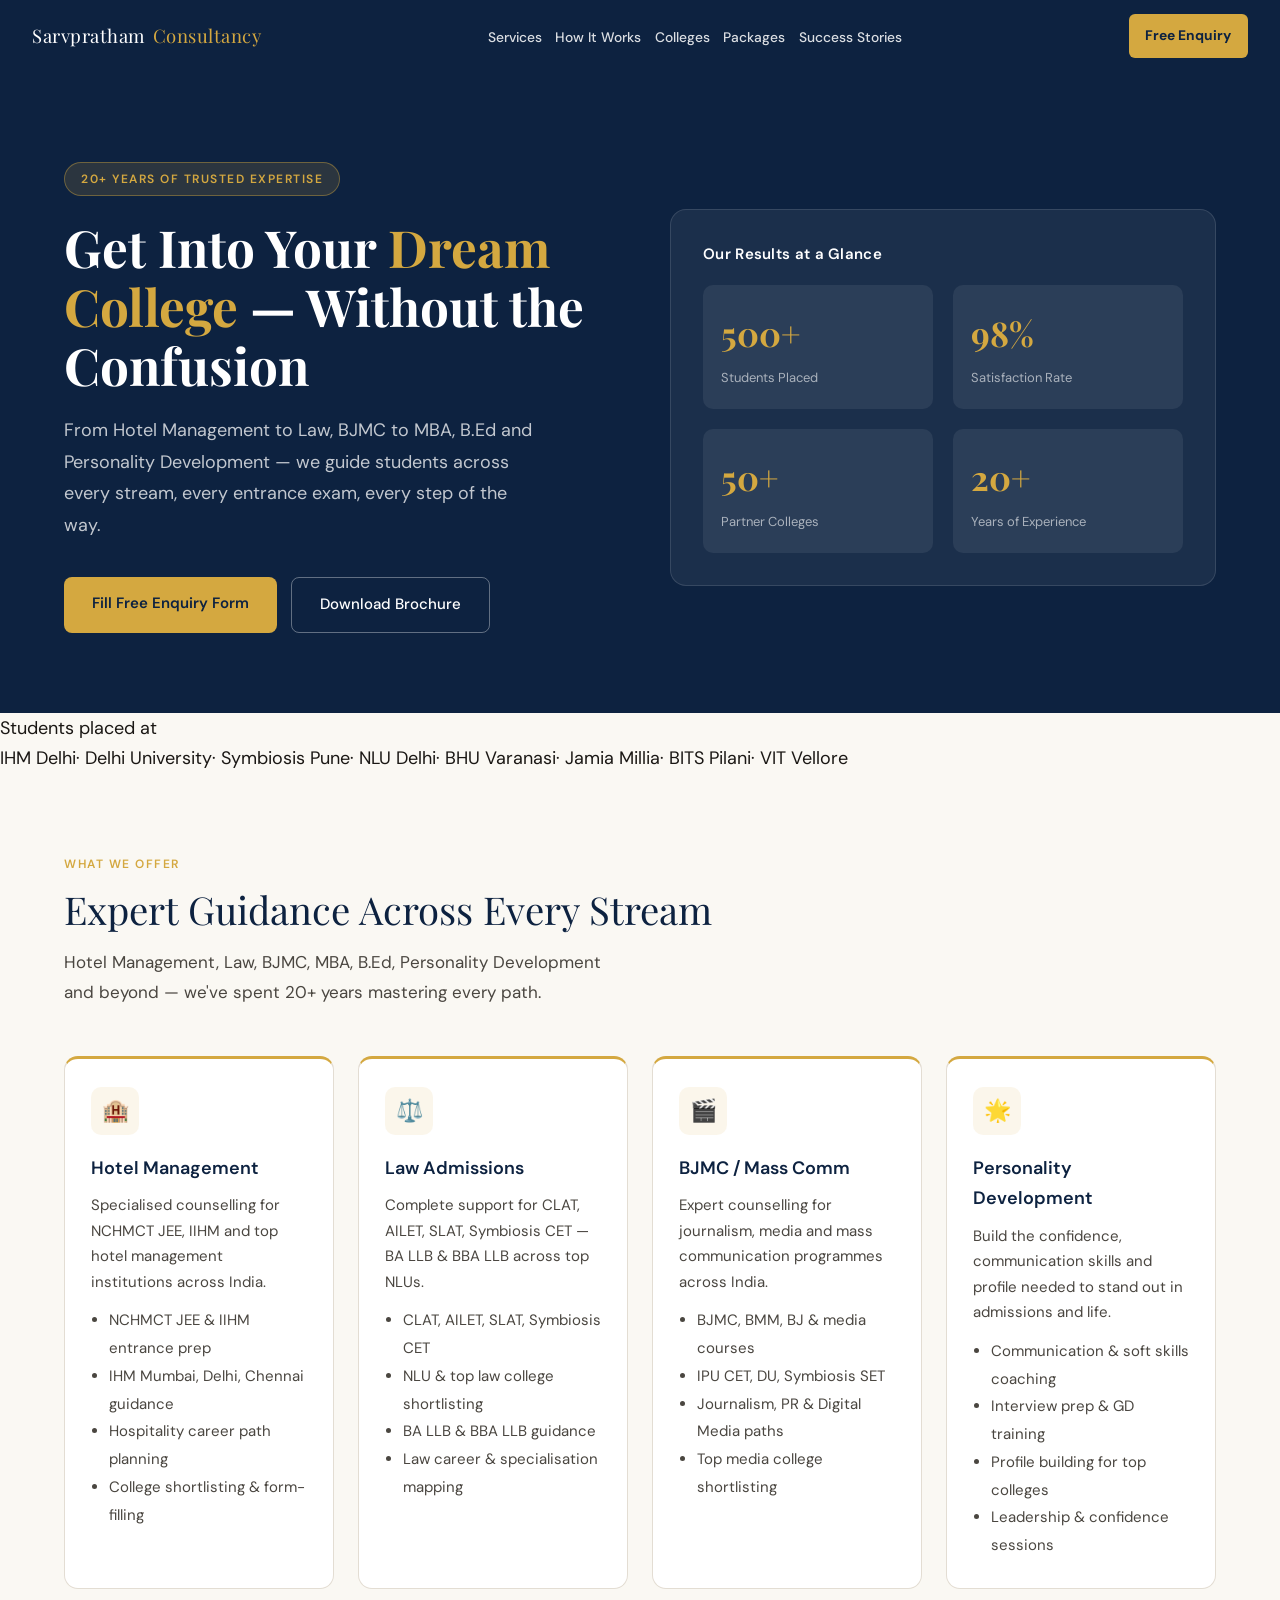
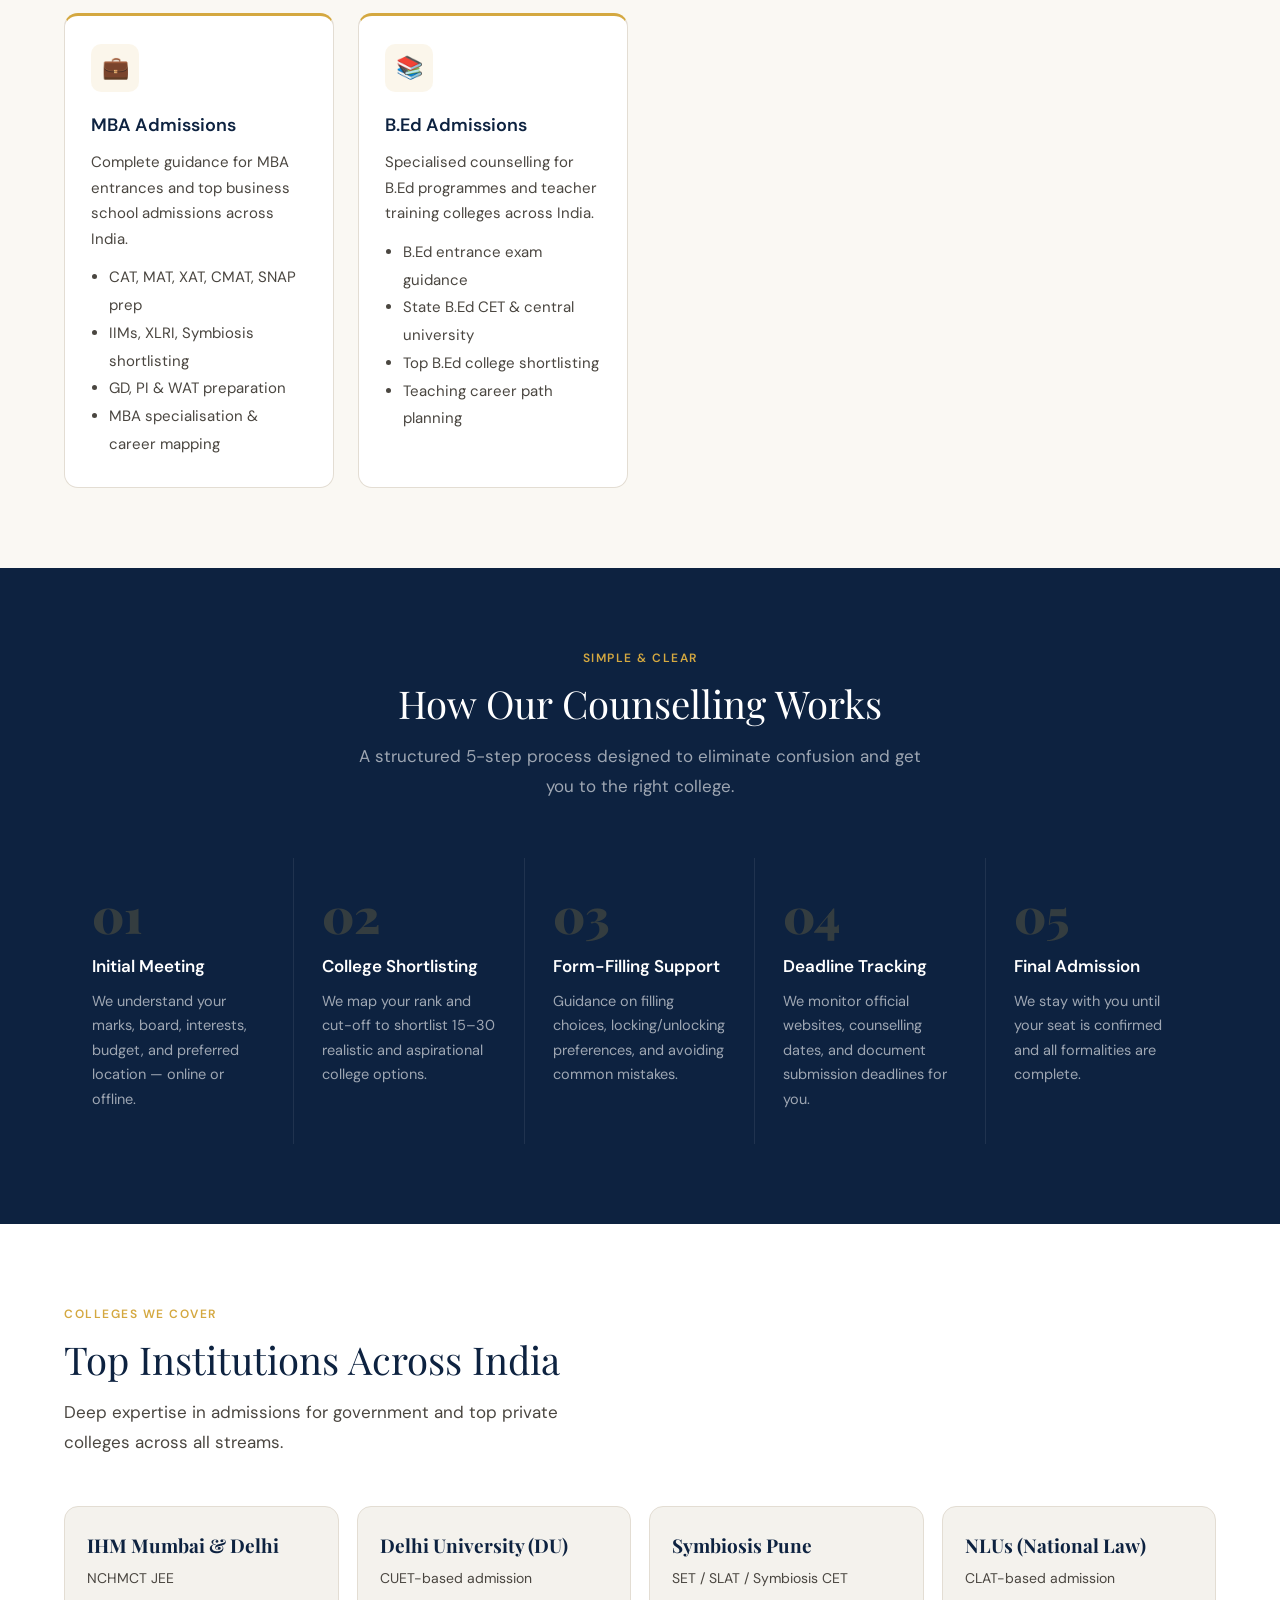
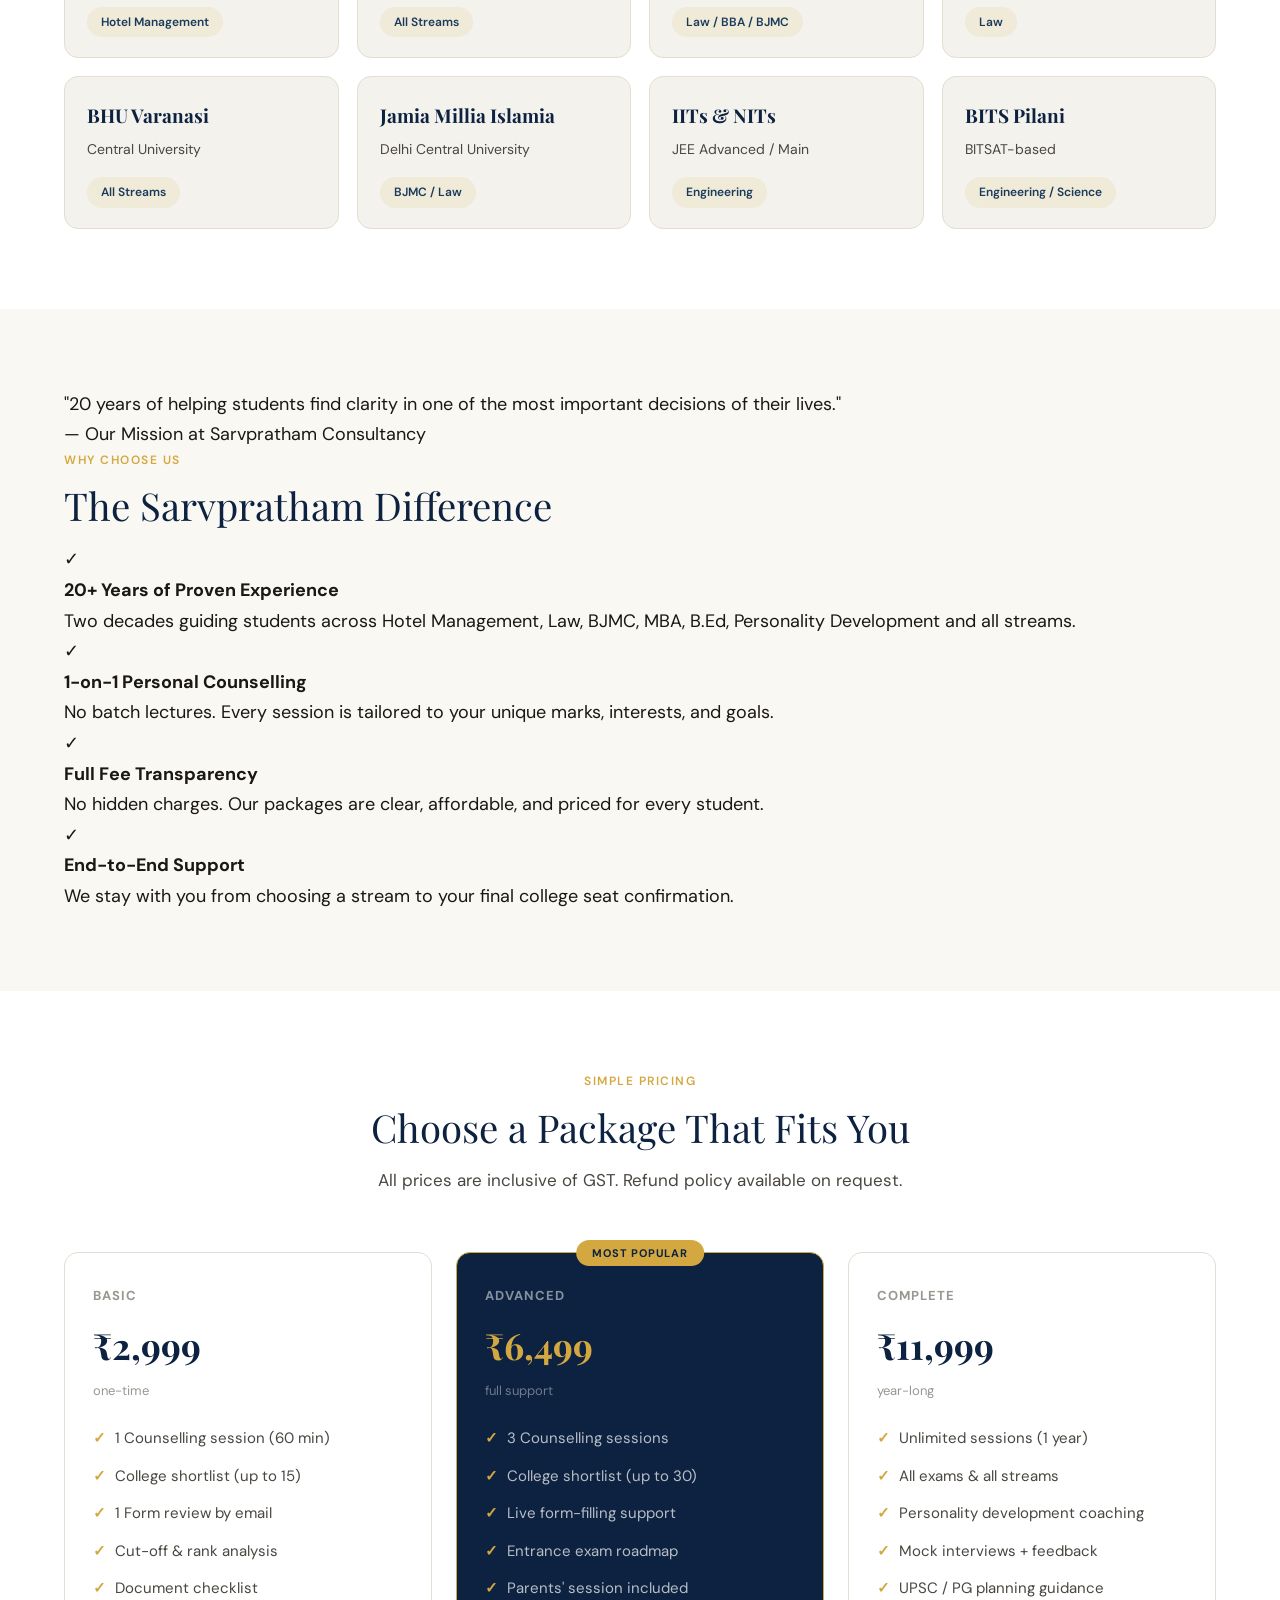
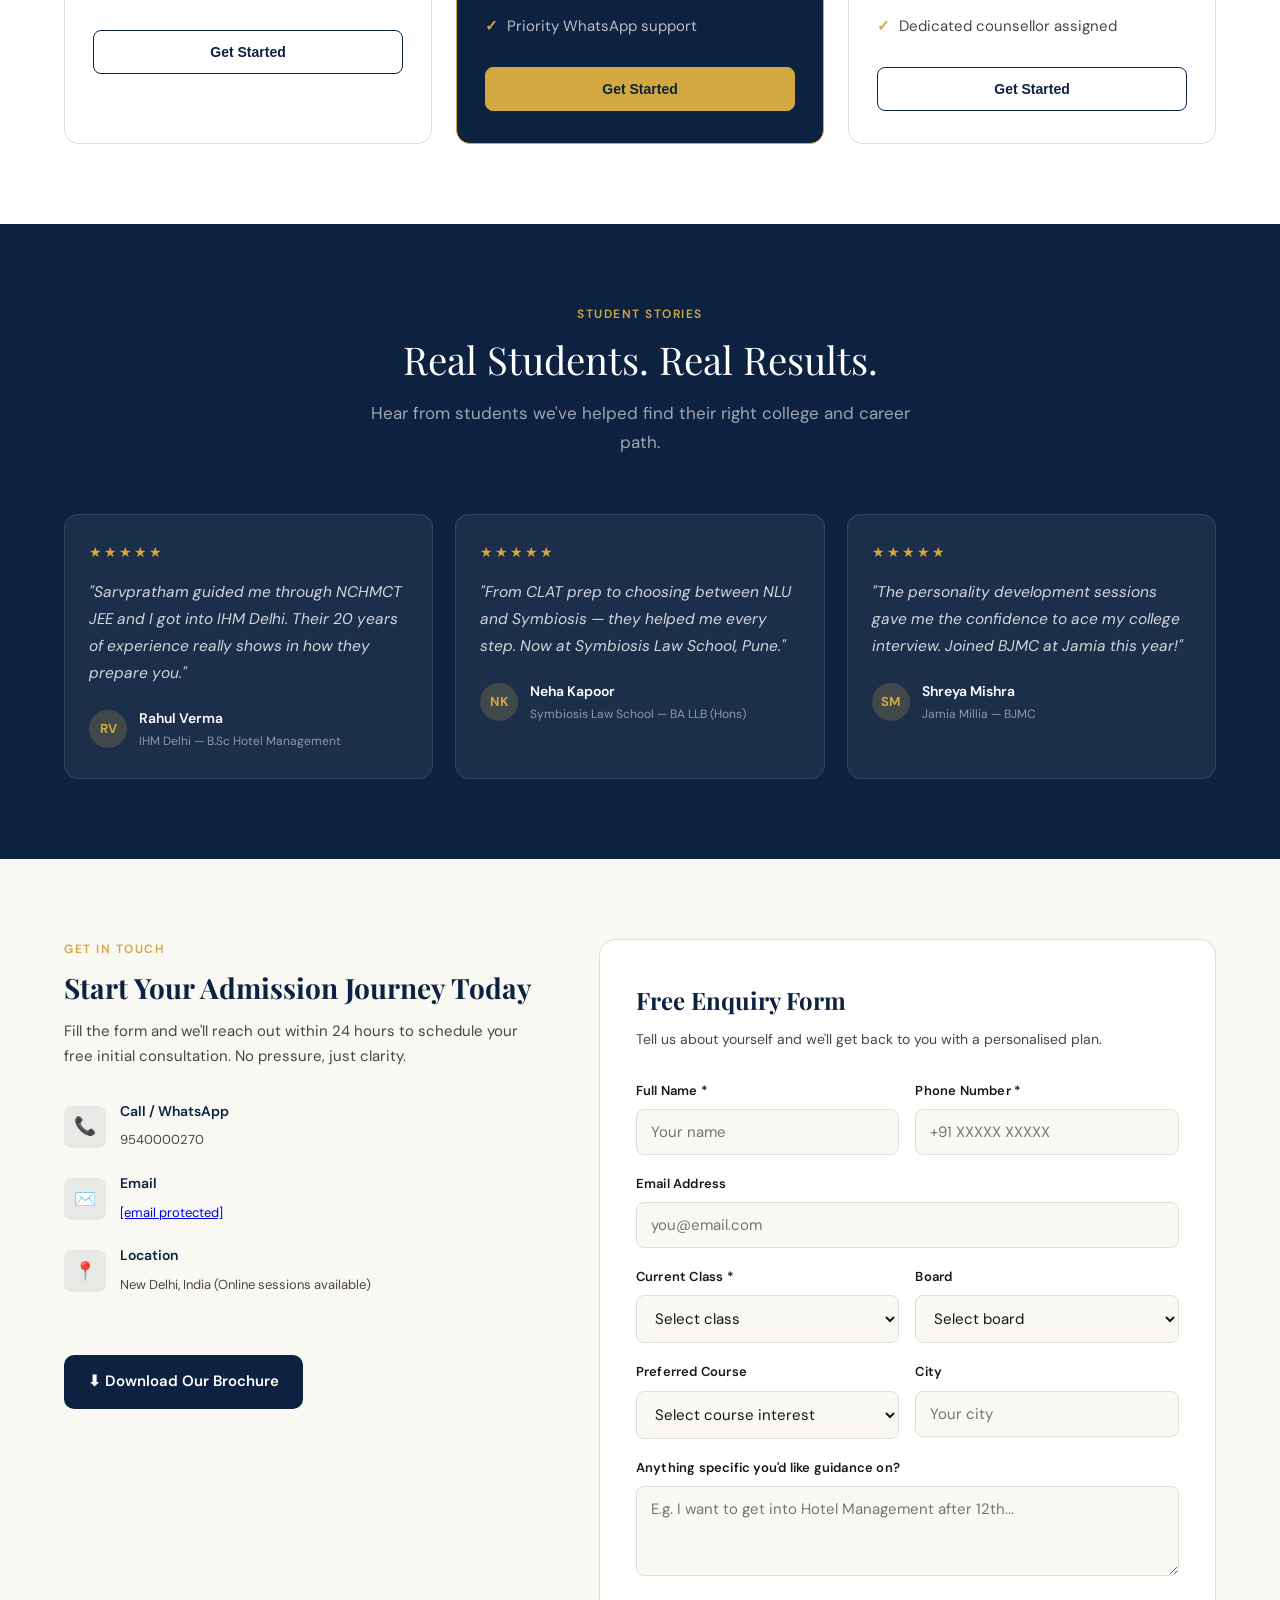
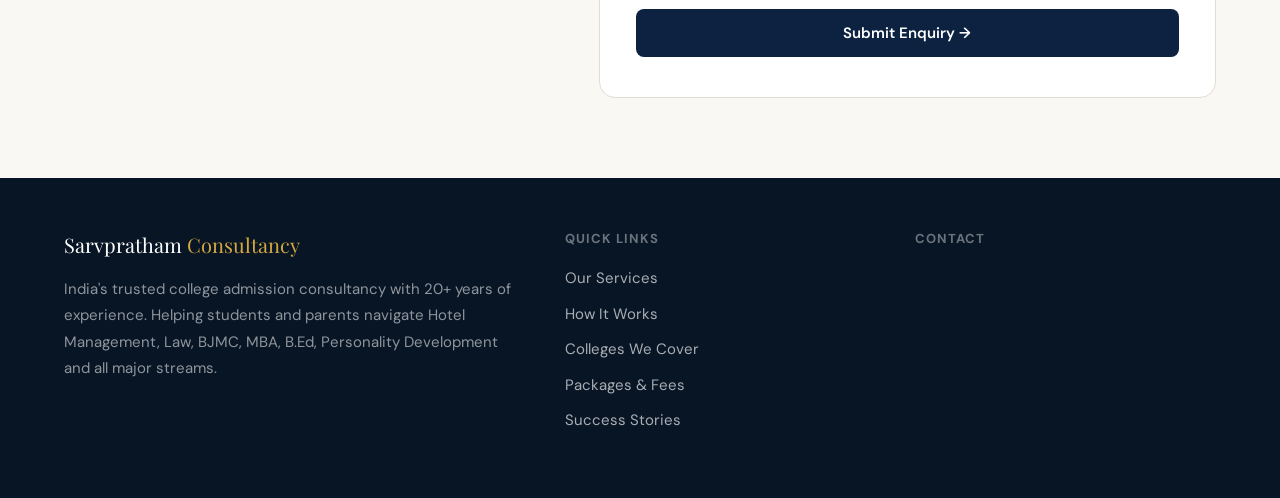
<file: index (8).html>
<!DOCTYPE html>
<html lang="en">
<head>
<meta charset="UTF-8" />
<meta name="viewport" content="width=device-width, initial-scale=1.0"/>
<title>Sarvpratham Consultancy – College Admissions & Career Guidance</title>
<link rel="preconnect" href="https://fonts.googleapis.com">
<link href="https://fonts.googleapis.com/css2?family=Playfair+Display:wght@700;900&family=DM+Sans:wght@300;400;500;600&display=swap" rel="stylesheet">
  <link rel="stylesheet" href="styles.css">
  <script src="main.js" defer></script>
  <link rel="icon" type="image/jpeg" href="[data-uri]">
  <link rel="shortcut icon" type="image/jpeg" href="[data-uri]">
  <link rel="apple-touch-icon" href="[data-uri]">
</head>
<body>

<nav>
  <div class="logo">Sarvpratham <span>Consultancy</span></div>
  <ul class="nav-links">
    <li><a href="#services">Services</a></li>
    <li><a href="#process">How It Works</a></li>
    <li><a href="#colleges">Colleges</a></li>
    <li><a href="#packages">Packages</a></li>
    <li><a href="#testimonials">Success Stories</a></li>
  </ul>
  <a href="#enquiry" class="nav-cta">Free Enquiry</a>
</nav>

<section class="hero">
  <div>
    <div class="hero-tag">20+ Years of Trusted Expertise</div>
    <h1>Get Into Your <em>Dream College</em> — Without the Confusion</h1>
    <p>From Hotel Management to Law, BJMC to MBA, B.Ed and Personality Development — we guide students across every stream, every entrance exam, every step of the way.</p>
    <div class="hero-btns">
      <a href="#enquiry" class="btn-primary">Fill Free Enquiry Form</a>
      <a href="sarvpratham-brochure.html" target="_blank" class="btn-outline">Download Brochure</a>
    </div>
  </div>
  <div class="hero-card">
    <div class="hero-card-title">Our Results at a Glance</div>
    <div class="stat-grid">
      <div class="stat"><div class="stat-num">500+</div><div class="stat-label">Students Placed</div></div>
      <div class="stat"><div class="stat-num">98%</div><div class="stat-label">Satisfaction Rate</div></div>
      <div class="stat"><div class="stat-num">50+</div><div class="stat-label">Partner Colleges</div></div>
      <div class="stat"><div class="stat-num">20+</div><div class="stat-label">Years of Experience</div></div>
    </div>
  </div>
</section>

<div class="trust-bar">
  <span class="trust-label">Students placed at</span>
  <div class="trust-colleges">
    <span>IHM Delhi</span><span>·</span>
    <span>Delhi University</span><span>·</span>
    <span>Symbiosis Pune</span><span>·</span>
    <span>NLU Delhi</span><span>·</span>
    <span>BHU Varanasi</span><span>·</span>
    <span>Jamia Millia</span><span>·</span>
    <span>BITS Pilani</span><span>·</span>
    <span>VIT Vellore</span>
  </div>
</div>

<section class="services" id="services">
  <div class="section-tag">What We Offer</div>
  <div class="section-title">Expert Guidance Across Every Stream</div>
  <p class="section-sub">Hotel Management, Law, BJMC, MBA, B.Ed, Personality Development and beyond — we've spent 20+ years mastering every path.</p>
  <div class="services-grid">
    <div class="service-card">
      <div class="service-icon">🏨</div>
      <h3>Hotel Management</h3>
      <p>Specialised counselling for NCHMCT JEE, IIHM and top hotel management institutions across India.</p>
      <ul>
        <li>NCHMCT JEE & IIHM entrance prep</li>
        <li>IHM Mumbai, Delhi, Chennai guidance</li>
        <li>Hospitality career path planning</li>
        <li>College shortlisting & form-filling</li>
      </ul>
    </div>
    <div class="service-card">
      <div class="service-icon">⚖️</div>
      <h3>Law Admissions</h3>
      <p>Complete support for CLAT, AILET, SLAT, Symbiosis CET — BA LLB & BBA LLB across top NLUs.</p>
      <ul>
        <li>CLAT, AILET, SLAT, Symbiosis CET</li>
        <li>NLU & top law college shortlisting</li>
        <li>BA LLB & BBA LLB guidance</li>
        <li>Law career & specialisation mapping</li>
      </ul>
    </div>
    <div class="service-card">
      <div class="service-icon">🎬</div>
      <h3>BJMC / Mass Comm</h3>
      <p>Expert counselling for journalism, media and mass communication programmes across India.</p>
      <ul>
        <li>BJMC, BMM, BJ & media courses</li>
        <li>IPU CET, DU, Symbiosis SET</li>
        <li>Journalism, PR & Digital Media paths</li>
        <li>Top media college shortlisting</li>
      </ul>
    </div>
    <div class="service-card">
      <div class="service-icon">🌟</div>
      <h3>Personality Development</h3>
      <p>Build the confidence, communication skills and profile needed to stand out in admissions and life.</p>
      <ul>
        <li>Communication & soft skills coaching</li>
        <li>Interview prep & GD training</li>
        <li>Profile building for top colleges</li>
        <li>Leadership & confidence sessions</li>
      </ul>
    </div>
    <div class="service-card">
      <div class="service-icon">💼</div>
      <h3>MBA Admissions</h3>
      <p>Complete guidance for MBA entrances and top business school admissions across India.</p>
      <ul>
        <li>CAT, MAT, XAT, CMAT, SNAP prep</li>
        <li>IIMs, XLRI, Symbiosis shortlisting</li>
        <li>GD, PI & WAT preparation</li>
        <li>MBA specialisation & career mapping</li>
      </ul>
    </div>
    <div class="service-card">
      <div class="service-icon">📚</div>
      <h3>B.Ed Admissions</h3>
      <p>Specialised counselling for B.Ed programmes and teacher training colleges across India.</p>
      <ul>
        <li>B.Ed entrance exam guidance</li>
        <li>State B.Ed CET & central university</li>
        <li>Top B.Ed college shortlisting</li>
        <li>Teaching career path planning</li>
      </ul>
    </div>
  </div>
</section>

<section class="process" id="process">
  <div class="text-center" style="margin-bottom:56px">
    <div class="section-tag">Simple & Clear</div>
    <div class="section-title" style="color:#fff">How Our Counselling Works</div>
    <p class="section-sub mx-auto mb0">A structured 5-step process designed to eliminate confusion and get you to the right college.</p>
  </div>
  <div class="steps">
    <div class="step"><div class="step-num">01</div><h3>Initial Meeting</h3><p>We understand your marks, board, interests, budget, and preferred location — online or offline.</p></div>
    <div class="step"><div class="step-num">02</div><h3>College Shortlisting</h3><p>We map your rank and cut-off to shortlist 15–30 realistic and aspirational college options.</p></div>
    <div class="step"><div class="step-num">03</div><h3>Form-Filling Support</h3><p>Guidance on filling choices, locking/unlocking preferences, and avoiding common mistakes.</p></div>
    <div class="step"><div class="step-num">04</div><h3>Deadline Tracking</h3><p>We monitor official websites, counselling dates, and document submission deadlines for you.</p></div>
    <div class="step"><div class="step-num">05</div><h3>Final Admission</h3><p>We stay with you until your seat is confirmed and all formalities are complete.</p></div>
  </div>
</section>

<section class="colleges" id="colleges">
  <div class="section-tag">Colleges We Cover</div>
  <div class="section-title">Top Institutions Across India</div>
  <p class="section-sub">Deep expertise in admissions for government and top private colleges across all streams.</p>
  <div class="colleges-grid">
    <div class="college-tag"><div class="ct-name">IHM Mumbai & Delhi</div><div class="ct-sub">NCHMCT JEE</div><span class="ct-badge">Hotel Management</span></div>
    <div class="college-tag"><div class="ct-name">Delhi University (DU)</div><div class="ct-sub">CUET-based admission</div><span class="ct-badge">All Streams</span></div>
    <div class="college-tag"><div class="ct-name">Symbiosis Pune</div><div class="ct-sub">SET / SLAT / Symbiosis CET</div><span class="ct-badge">Law / BBA / BJMC</span></div>
    <div class="college-tag"><div class="ct-name">NLUs (National Law)</div><div class="ct-sub">CLAT-based admission</div><span class="ct-badge">Law</span></div>
    <div class="college-tag"><div class="ct-name">BHU Varanasi</div><div class="ct-sub">Central University</div><span class="ct-badge">All Streams</span></div>
    <div class="college-tag"><div class="ct-name">Jamia Millia Islamia</div><div class="ct-sub">Delhi Central University</div><span class="ct-badge">BJMC / Law</span></div>
    <div class="college-tag"><div class="ct-name">IITs & NITs</div><div class="ct-sub">JEE Advanced / Main</div><span class="ct-badge">Engineering</span></div>
    <div class="college-tag"><div class="ct-name">BITS Pilani</div><div class="ct-sub">BITSAT-based</div><span class="ct-badge">Engineering / Science</span></div>
  </div>
</section>

<section class="why">
  <div class="why-grid">
    <div class="why-visual">
      <div class="why-quote">"20 years of helping students find clarity in one of the most important decisions of their lives."</div>
      <div class="why-author">— Our Mission at Sarvpratham Consultancy</div>
    </div>
    <div>
      <div class="section-tag">Why Choose Us</div>
      <div class="section-title">The Sarvpratham Difference</div>
      <div class="why-list">
        <div class="why-item"><div class="why-check">✓</div><div><h4>20+ Years of Proven Experience</h4><p>Two decades guiding students across Hotel Management, Law, BJMC, MBA, B.Ed, Personality Development and all streams.</p></div></div>
        <div class="why-item"><div class="why-check">✓</div><div><h4>1-on-1 Personal Counselling</h4><p>No batch lectures. Every session is tailored to your unique marks, interests, and goals.</p></div></div>
        <div class="why-item"><div class="why-check">✓</div><div><h4>Full Fee Transparency</h4><p>No hidden charges. Our packages are clear, affordable, and priced for every student.</p></div></div>
        <div class="why-item"><div class="why-check">✓</div><div><h4>End-to-End Support</h4><p>We stay with you from choosing a stream to your final college seat confirmation.</p></div></div>
      </div>
    </div>
  </div>
</section>

<section class="packages" id="packages">
  <div class="text-center" style="margin-bottom:56px">
    <div class="section-tag">Simple Pricing</div>
    <div class="section-title">Choose a Package That Fits You</div>
    <p class="section-sub mx-auto mb0">All prices are inclusive of GST. Refund policy available on request.</p>
  </div>
  <div class="pkg-grid">
    <div class="pkg-card">
      <div class="pkg-name">Basic</div>
      <div class="pkg-price">&#8377;2,999</div>
      <div class="pkg-period">one-time</div>
      <ul class="pkg-features">
        <li>1 Counselling session (60 min)</li>
        <li>College shortlist (up to 15)</li>
        <li>1 Form review by email</li>
        <li>Cut-off & rank analysis</li>
        <li>Document checklist</li>
      </ul>
      <button class="pkg-btn" onclick="scrollToEnquiry()">Get Started</button>
    </div>
    <div class="pkg-card featured">
      <div class="pkg-badge">Most Popular</div>
      <div class="pkg-name">Advanced</div>
      <div class="pkg-price">&#8377;6,499</div>
      <div class="pkg-period">full support</div>
      <ul class="pkg-features">
        <li>3 Counselling sessions</li>
        <li>College shortlist (up to 30)</li>
        <li>Live form-filling support</li>
        <li>Entrance exam roadmap</li>
        <li>Parents' session included</li>
        <li>Priority WhatsApp support</li>
      </ul>
      <button class="pkg-btn" onclick="scrollToEnquiry()">Get Started</button>
    </div>
    <div class="pkg-card">
      <div class="pkg-name">Complete</div>
      <div class="pkg-price">&#8377;11,999</div>
      <div class="pkg-period">year-long</div>
      <ul class="pkg-features">
        <li>Unlimited sessions (1 year)</li>
        <li>All exams & all streams</li>
        <li>Personality development coaching</li>
        <li>Mock interviews + feedback</li>
        <li>UPSC / PG planning guidance</li>
        <li>Dedicated counsellor assigned</li>
      </ul>
      <button class="pkg-btn" onclick="scrollToEnquiry()">Get Started</button>
    </div>
  </div>
</section>

<section class="testimonials" id="testimonials">
  <div class="text-center" style="margin-bottom:56px">
    <div class="section-tag">Student Stories</div>
    <div class="section-title" style="color:#fff">Real Students. Real Results.</div>
    <p class="section-sub mx-auto mb0" style="color:rgba(255,255,255,0.6)">Hear from students we've helped find their right college and career path.</p>
  </div>
  <div class="testi-grid">
    <div class="testi-card">
      <div class="testi-stars">★★★★★</div>
      <p>"Sarvpratham guided me through NCHMCT JEE and I got into IHM Delhi. Their 20 years of experience really shows in how they prepare you."</p>
      <div class="testi-author"><div class="testi-avatar">RV</div><div><div class="testi-name">Rahul Verma</div><div class="testi-college">IHM Delhi — B.Sc Hotel Management</div></div></div>
    </div>
    <div class="testi-card">
      <div class="testi-stars">★★★★★</div>
      <p>"From CLAT prep to choosing between NLU and Symbiosis — they helped me every step. Now at Symbiosis Law School, Pune."</p>
      <div class="testi-author"><div class="testi-avatar">NK</div><div><div class="testi-name">Neha Kapoor</div><div class="testi-college">Symbiosis Law School — BA LLB (Hons)</div></div></div>
    </div>
    <div class="testi-card">
      <div class="testi-stars">★★★★★</div>
      <p>"The personality development sessions gave me the confidence to ace my college interview. Joined BJMC at Jamia this year!"</p>
      <div class="testi-author"><div class="testi-avatar">SM</div><div><div class="testi-name">Shreya Mishra</div><div class="testi-college">Jamia Millia — BJMC</div></div></div>
    </div>
  </div>
</section>

<section class="enquiry" id="enquiry">
  <div class="enquiry-wrap">
    <div class="enquiry-info">
      <div class="section-tag">Get in Touch</div>
      <h3 class="section-title">Start Your Admission Journey Today</h3>
      <p>Fill the form and we'll reach out within 24 hours to schedule your free initial consultation. No pressure, just clarity.</p>
      <div class="contact-row"><div class="contact-icon">📞</div><div class="contact-text"><strong>Call / WhatsApp</strong><span>9540000270</span></div></div>
      <div class="contact-row"><div class="contact-icon">✉️</div><div class="contact-text"><strong>Email</strong><span><a href="/cdn-cgi/l/email-protection" class="__cf_email__" data-cfemail="751011005b06140703050714011d1418351218141c195b161a18">[email&#160;protected]</a></span></div></div>
      <div class="contact-row"><div class="contact-icon">📍</div><div class="contact-text"><strong>Location</strong><span>New Delhi, India (Online sessions available)</span></div></div>
      <br>
      <a href="sarvpratham-brochure.html" target="_blank" class="brochure-btn">⬇ Download Our Brochure</a>
    </div>
    <div class="form-card">
      <h3>Free Enquiry Form</h3>
      <p>Tell us about yourself and we'll get back to you with a personalised plan.</p>
      <div class="form-row">
        <div class="form-group"><label>Full Name *</label><input type="text" placeholder="Your name" required></div>
        <div class="form-group"><label>Phone Number *</label><input type="tel" placeholder="+91 XXXXX XXXXX" required></div>
      </div>
      <div class="form-group"><label>Email Address</label><input type="email" placeholder="you@email.com"></div>
      <div class="form-row">
        <div class="form-group"><label>Current Class *</label>
          <select><option value="">Select class</option><option>Class 11</option><option>Class 12 (appearing)</option><option>12th Passed</option><option>Gap Year</option></select>
        </div>
        <div class="form-group"><label>Board</label>
          <select><option value="">Select board</option><option>CBSE</option><option>ICSE</option><option>State Board</option><option>Other</option></select>
        </div>
      </div>
      <div class="form-row">
        <div class="form-group"><label>Preferred Course</label>
          <select><option value="">Select course interest</option><option>Hotel Management</option><option>BA LLB / BBA LLB (Law)</option><option>BJMC / Mass Communication</option><option>BBA / B.Com</option><option>B.Tech / Engineering</option><option>BSc / Medical</option><option>Personality Development</option><option>MBA (CAT/MAT/XAT)</option><option>B.Ed / Teacher Training</option><option>Not sure yet</option></select>
        </div>
        <div class="form-group"><label>City</label><input type="text" placeholder="Your city"></div>
      </div>
      <div class="form-group"><label>Anything specific you'd like guidance on?</label><textarea placeholder="E.g. I want to get into Hotel Management after 12th..."></textarea></div>
      <button class="form-submit" type="button" onclick="submitEnquiry()">Submit Enquiry →</button>
    </div>
  </div>
</section>

<footer>
  <div class="footer-top">
    <div>
      <div class="footer-logo">Sarvpratham <span>Consultancy</span></div>
      <p class="footer-desc">India's trusted college admission consultancy with 20+ years of experience. Helping students and parents navigate Hotel Management, Law, BJMC, MBA, B.Ed, Personality Development and all major streams.</p>
    </div>
    <div class="footer-col">
      <h4>Quick Links</h4>
      <ul>
        <li><a href="#services">Our Services</a></li>
        <li><a href="#process">How It Works</a></li>
        <li><a href="#colleges">Colleges We Cover</a></li>
        <li><a href="#packages">Packages & Fees</a></li>
        <li><a href="#testimonials">Success Stories</a></li>
      </ul>
    </div>
    <div class="footer-col">
      <h4>Contact</h4>
      <ul>
        <li
</file>
<file: styles.css>
:root {
  --navy:#0D2240;--navy-mid:#1a3a5c;--gold:#D4A840;--gold-light:#f0c96a;
  --cream:#FAF8F3;--white:#ffffff;--gray-light:#F4F2ED;--gray-mid:#9A9690;
  --text-dark:#1A1714;--text-mid:#4A4640;--border:#E3DDD3;
}
*{margin:0;padding:0;box-sizing:border-box}
html{scroll-behavior:smooth}
body{font-family:'DM Sans',sans-serif;color:var(--text-dark);background:var(--cream);font-size:18px;line-height:1.7}

/* NAV */
nav{background:var(--navy);padding:10px 4%;display:flex;align-items:center;justify-content:space-between;gap:18px;min-height:72px;position:sticky;top:0;z-index:100;flex-wrap:wrap}
.logo{display:flex;align-items:center;gap:10px;font-family:'Playfair Display',serif;font-size:22px;color:var(--white);letter-spacing:0.5px;text-decoration:none;flex-shrink:0}
.logo span{color:var(--gold)}
.logo .logo-name{color:var(--white);white-space:nowrap}
.logo img{height:52px;width:auto;display:block}
.logo-text{display:flex;flex-direction:column;line-height:1.15;font-size:20px}
.logo-text span{font-family:'DM Sans',sans-serif;font-size:11px;font-weight:500;letter-spacing:1px;text-transform:uppercase}
.nav-links{display:flex;flex-wrap:nowrap;align-items:center;gap:6px 20px;list-style:none;flex:1;justify-content:center}
.nav-links a{color:rgba(255,255,255,0.85);text-decoration:none;font-size:15px;font-weight:500;transition:color .2s;white-space:nowrap}
.nav-links a:hover{color:var(--gold)}
.nav-cta{background:var(--gold);color:var(--navy);padding:10px 24px;border-radius:6px;font-weight:700;font-size:15px;text-decoration:none;transition:background .2s;flex-shrink:0}
.nav-cta:hover{background:var(--gold-light)}

/* HERO */
.hero{background:var(--navy);padding:90px 5% 80px;display:grid;grid-template-columns:1fr 1fr;gap:60px;align-items:center}
.hero-tag{display:inline-block;background:rgba(212,168,64,0.15);border:1px solid rgba(212,168,64,0.4);color:var(--gold);font-size:12px;font-weight:600;letter-spacing:1.5px;text-transform:uppercase;padding:6px 16px;border-radius:20px;margin-bottom:22px}
.hero h1{font-family:'Playfair Display',serif;font-size:clamp(36px,4vw,52px);color:var(--white);line-height:1.15;margin-bottom:20px}
.hero h1 em{color:var(--gold);font-style:normal}
.hero p{color:rgba(255,255,255,0.75);font-size:18px;line-height:1.75;margin-bottom:36px;max-width:480px}
.hero-btns{display:flex;gap:14px;flex-wrap:wrap}
.btn-primary{background:var(--gold);color:var(--navy);padding:14px 28px;border-radius:8px;font-weight:600;font-size:15px;text-decoration:none;transition:background .2s;cursor:pointer;border:none}
.btn-primary:hover{background:var(--gold-light)}
.btn-outline{background:transparent;color:var(--white);padding:14px 28px;border-radius:8px;border:1.5px solid rgba(255,255,255,0.35);font-weight:500;font-size:15px;text-decoration:none;transition:all .2s}
.btn-outline:hover{border-color:var(--gold);color:var(--gold)}
.hero-card{background:rgba(255,255,255,0.06);border:1px solid rgba(255,255,255,0.12);border-radius:16px;padding:32px}
.stat-grid{display:grid;grid-template-columns:1fr 1fr;gap:20px}
.stat{background:rgba(255,255,255,0.07);border-radius:10px;padding:20px 18px}
.stat-num{font-family:'Playfair Display',serif;font-size:34px;color:var(--gold);font-weight:700}
.stat-label{color:rgba(255,255,255,0.6);font-size:13px;margin-top:4px}
.hero-card-title{color:var(--white);font-size:15px;font-weight:600;margin-bottom:18px;letter-spacing:0.3px}

/* ===== STREAM BAR ===== */
.stream-section{background:var(--white);border-bottom:1px solid var(--border);padding:0}
.stream-bar-wrap{background:linear-gradient(135deg,var(--navy) 0%,#1a3a5c 100%);padding:36px 5% 0}
.stream-bar-inner{max-width:1200px;margin:0 auto}
.stream-bar-label{display:block;font-size:12px;font-weight:700;text-transform:uppercase;letter-spacing:2px;color:rgba(255,255,255,0.5);margin-bottom:20px}
.stream-pills{display:flex;gap:12px;overflow-x:auto;scrollbar-width:none;padding-bottom:0}
.stream-pills::-webkit-scrollbar{display:none}
.stream-pill{display:flex;align-items:center;gap:10px;background:rgba(255,255,255,0.07);border:1.5px solid rgba(255,255,255,0.12);border-bottom:3px solid transparent;border-radius:12px 12px 0 0;padding:14px 22px 17px;font-family:'DM Sans',sans-serif;cursor:pointer;transition:all .2s;white-space:nowrap;flex-shrink:0;color:rgba(255,255,255,0.6);position:relative;bottom:-1px}
.stream-pill:hover{background:rgba(255,255,255,0.12);color:rgba(255,255,255,0.9);border-color:rgba(255,255,255,0.25)}
.stream-pill.active{background:var(--cream);border-color:var(--gold);border-bottom-color:var(--cream);color:var(--navy)}
.sp-emoji{font-size:22px;line-height:1}
.sp-text{display:flex;flex-direction:column;line-height:1.2}
.sp-text{font-size:14px;font-weight:700}
.sp-text small{font-size:11px;font-weight:400;opacity:.7;margin-top:2px}
.stream-pill.active .sp-text small{opacity:.6}

/* COURSES PANEL */
.courses-panel{display:none;background:var(--gray-light);padding:32px 5%;animation:fadeIn .25s ease}
.courses-panel.active{display:block}
@keyframes fadeIn{from{opacity:0;transform:translateY(-8px)}to{opacity:1;transform:translateY(0)}}
.courses-panel-inner{display:grid;grid-template-columns:220px 1fr;gap:0;background:var(--white);border-radius:14px;overflow:hidden;border:1px solid var(--border)}
.course-list{border-right:1px solid var(--border);padding:8px 0}
.course-item{padding:13px 20px;font-size:14px;font-weight:500;color:var(--text-mid);cursor:pointer;transition:all .2s;border-left:3px solid transparent}
.course-item:hover{background:var(--gray-light);color:var(--navy)}
.course-item.active{background:rgba(212,168,64,0.07);color:var(--navy);border-left-color:var(--gold);font-weight:600}
.course-detail{padding:28px 32px;display:none}
.course-detail.active{display:block}
.course-detail h3{font-family:'Playfair Display',serif;font-size:22px;color:var(--navy);margin-bottom:8px}
.course-detail .cd-tag{display:inline-block;background:rgba(212,168,64,0.1);color:var(--gold);font-size:11px;font-weight:700;padding:3px 12px;border-radius:20px;margin-bottom:16px;text-transform:uppercase;letter-spacing:.8px}
.course-detail p{font-size:14px;color:var(--text-mid);line-height:1.7;margin-bottom:16px}
.cd-grid{display:grid;grid-template-columns:1fr 1fr;gap:16px;margin-bottom:20px}
.cd-box{background:var(--gray-light);border-radius:10px;padding:16px}
.cd-box h4{font-size:13px;font-weight:700;color:var(--navy);margin-bottom:10px;text-transform:uppercase;letter-spacing:.5px}
.cd-box ul{padding-left:16px;font-size:13px;color:var(--text-mid);line-height:1.8}
.colleges-list{display:flex;flex-wrap:wrap;gap:8px;margin-top:4px}
.clg-chip{background:var(--navy);color:var(--white);font-size:12px;font-weight:500;padding:5px 12px;border-radius:20px}
.cd-cta{display:inline-flex;align-items:center;gap:8px;background:var(--gold);color:var(--navy);padding:12px 22px;border-radius:8px;font-weight:600;font-size:14px;text-decoration:none;margin-top:16px;transition:background .2s;border:none;cursor:pointer}
.cd-cta:hover{background:var(--gold-light)}

/* SECTIONS */
section{padding:80px 5%}
.section-tag{font-size:12px;font-weight:600;text-transform:uppercase;letter-spacing:1.5px;color:var(--gold);margin-bottom:12px}
.section-title{font-family:'Playfair Display',serif;font-size:clamp(28px,3vw,40px);color:var(--navy);line-height:1.2;margin-bottom:16px}
.section-sub{font-size:17px;color:var(--text-mid);max-width:560px;line-height:1.75;margin-bottom:48px}

/* SERVICES */
.services{background:var(--cream)}
.services-grid{display:grid;grid-template-columns:repeat(auto-fit,minmax(260px,1fr));gap:24px}
.service-card{background:var(--white);border:1px solid var(--border);border-radius:14px;padding:28px 26px;transition:box-shadow .2s,border-color .2s;border-top:3px solid var(--gold)}
.service-card:hover{box-shadow:0 6px 28px rgba(13,34,64,0.09);border-color:var(--gold)}
.service-icon{width:48px;height:48px;background:rgba(212,168,64,0.1);border-radius:10px;display:flex;align-items:center;justify-content:center;margin-bottom:18px;font-size:22px}
.service-card h3{font-size:18px;font-weight:600;color:var(--navy);margin-bottom:10px}
.service-card p{font-size:15px;color:var(--text-mid);line-height:1.7}
.service-card ul{margin-top:12px;padding-left:18px;font-size:15px;color:var(--text-mid);line-height:1.85}

/* INSTITUTES (per course) */
.institutes-section{background:var(--white)}
.inst-grid{display:grid;grid-template-columns:repeat(auto-fit,minmax(220px,1fr));gap:16px}
.inst-card{background:var(--gray-light);border:1px solid var(--border);border-radius:10px;padding:18px 20px;transition:all .2s}
.inst-card:hover{background:var(--navy);border-color:var(--navy)}
.inst-card:hover .inst-name{color:var(--white)}
.inst-card:hover .inst-sub{color:rgba(255,255,255,0.6)}
.inst-card:hover .inst-badge{background:rgba(212,168,64,0.2);color:var(--gold)}
.inst-name{font-size:15px;font-weight:600;color:var(--navy)}
.inst-sub{font-size:13px;color:var(--text-mid);margin-top:4px}
.inst-badge{display:inline-block;margin-top:10px;font-size:11px;font-weight:600;padding:3px 10px;border-radius:20px;background:rgba(212,168,64,0.1);color:var(--gold)}

/* COLLEGES WE COVER */
.colleges{background:var(--white)}
.colleges-grid{display:grid;grid-template-columns:repeat(auto-fit,minmax(240px,1fr));gap:18px}
.college-tag{display:block;background:var(--gray-light);border:1px solid var(--border);border-radius:14px;padding:22px 22px 20px;transition:all .2s;height:100%}
.college-tag:hover{background:var(--navy);border-color:var(--navy);transform:translateY(-3px);box-shadow:0 10px 28px rgba(13,34,64,0.15)}
.ct-name{font-family:'Playfair Display',serif;font-size:19px;font-weight:700;color:var(--navy);margin-bottom:6px;transition:color .2s}
.college-tag:hover .ct-name{color:var(--white)}
.ct-sub{font-size:14px;color:var(--text-mid);margin-bottom:14px;transition:color .2s}
.college-tag:hover .ct-sub{color:rgba(255,255,255,0.65)}
.ct-badge{display:inline-block;font-size:12px;font-weight:600;padding:5px 14px;border-radius:20px;background:rgba(212,168,64,0.12);color:var(--navy-mid);transition:all .2s}
.college-tag:hover .ct-badge{background:rgba(212,168,64,0.25);color:var(--gold)}

/* PROCESS */
.process{background:var(--navy)}
.process .section-title{color:var(--white)}
.process .section-sub{color:rgba(255,255,255,0.6)}
.steps{display:grid;grid-template-columns:repeat(auto-fit,minmax(200px,1fr));gap:0}
.step{padding:32px 28px;border-right:1px solid rgba(255,255,255,0.08);position:relative}
.step:last-child{border-right:none}
.step-num{font-family:'Playfair Display',serif;font-size:48px;color:rgba(212,168,64,0.2);font-weight:900;line-height:1;margin-bottom:14px}
.step h3{font-size:17px;font-weight:600;color:var(--white);margin-bottom:8px}
.step p{font-size:14.5px;color:rgba(255,255,255,0.6);line-height:1.7}

/* TESTIMONIALS */
.testimonials{background:var(--navy)}
.testimonials .section-title{color:var(--white)}
.testimonials .section-sub{color:rgba(255,255,255,0.6)}
.testi-grid{display:grid;grid-template-columns:repeat(auto-fit,minmax(280px,1fr));gap:22px}
.testi-card{background:rgba(255,255,255,0.06);border:1px solid rgba(255,255,255,0.1);border-radius:14px;padding:26px 24px}
.testi-stars{color:var(--gold);font-size:14px;margin-bottom:14px;letter-spacing:2px}
.testi-card p{font-size:15.5px;color:rgba(255,255,255,0.8);line-height:1.75;margin-bottom:20px;font-style:italic}
.testi-author{display:flex;align-items:center;gap:12px}
.testi-avatar{width:38px;height:38px;border-radius:50%;background:rgba(212,168,64,0.2);display:flex;align-items:center;justify-content:center;font-weight:700;font-size:13px;color:var(--gold)}
.testi-name{font-size:14px;font-weight:600;color:var(--white)}
.testi-college{font-size:12px;color:rgba(255,255,255,0.5)}

/* PACKAGES */
.packages{background:var(--white)}
.pkg-grid{display:grid;grid-template-columns:repeat(3,1fr);gap:24px}
.pkg-card{border:1.5px solid var(--border);border-radius:14px;padding:32px 28px;position:relative;transition:all .2s}
.pkg-card:hover{box-shadow:0 8px 32px rgba(13,34,64,0.1)}
.pkg-card.featured{border-color:var(--gold);background:var(--navy)}
.pkg-badge{position:absolute;top:-13px;left:50%;transform:translateX(-50%);background:var(--gold);color:var(--navy);font-size:11px;font-weight:700;padding:4px 16px;border-radius:20px;white-space:nowrap;text-transform:uppercase;letter-spacing:0.8px}
.pkg-name{font-size:13px;font-weight:700;text-transform:uppercase;letter-spacing:1px;color:var(--gray-mid);margin-bottom:8px}
.pkg-card.featured .pkg-name{color:rgba(255,255,255,0.5)}
.pkg-price{font-family:'Playfair Display',serif;font-size:36px;font-weight:700;color:var(--navy);margin-bottom:4px}
.pkg-card.featured .pkg-price{color:var(--gold)}
.pkg-period{font-size:13px;color:var(--gray-mid);margin-bottom:24px}
.pkg-card.featured .pkg-period{color:rgba(255,255,255,0.4)}
.pkg-features{list-style:none;display:flex;flex-direction:column;gap:12px;margin-bottom:28px}
.pkg-features li{font-size:15px;color:var(--text-mid);padding-left:22px;position:relative}
.pkg-card.featured .pkg-features li{color:rgba(255,255,255,0.7)}
.pkg-features li::before{content:"✓";position:absolute;left:0;color:var(--gold);font-weight:700}
.pkg-btn{width:100%;padding:13px;border-radius:8px;font-size:14px;font-weight:600;cursor:pointer;transition:all .2s;border:1.5px solid var(--navy);background:transparent;color:var(--navy)}
.pkg-card.featured .pkg-btn{background:var(--gold);color:var(--navy);border-color:var(--gold)}
.pkg-btn:hover{background:var(--navy);color:var(--white)}
.pkg-card.featured .pkg-btn:hover{background:var(--gold-light);border-color:var(--gold-light)}

/* ENQUIRY */
.enquiry{background:var(--cream)}
.enquiry-wrap{display:grid;grid-template-columns:1fr 1.3fr;gap:60px;align-items:start}
.form-card{background:var(--white);border:1px solid var(--border);border-radius:16px;padding:40px 36px}
.form-card h3{font-family:'Playfair Display',serif;font-size:24px;color:var(--navy);margin-bottom:8px}
.form-card p{font-size:14px;color:var(--text-mid);margin-bottom:28px}
.form-row{display:grid;grid-template-columns:1fr 1fr;gap:16px}
.form-group{margin-bottom:18px}
.form-group label{display:block;font-size:13px;font-weight:600;color:var(--text-dark);margin-bottom:7px;letter-spacing:0.2px}
.form-group input,.form-group select,.form-group textarea{width:100%;padding:12px 14px;border:1px solid var(--border);border-radius:8px;font-size:15px;font-family:'DM Sans',sans-serif;color:var(--text-dark);background:var(--cream);transition:border .2s}
.form-group input:focus,.form-group select:focus,.form-group textarea:focus{outline:none;border-color:var(--navy)}
.form-group textarea{resize:vertical;min-height:90px}
.form-submit{width:100%;background:var(--navy);color:var(--white);padding:14px;border:none;border-radius:8px;font-size:15px;font-weight:600;cursor:pointer;transition:background .2s;margin-top:6px;font-family:'DM Sans',sans-serif}
.form-submit:hover{background:var(--gold);color:var(--navy)}
.enquiry-info h3{font-family:'Playfair Display',serif;font-size:28px;color:var(--navy);margin-bottom:14px}
.enquiry-info p{font-size:15px;color:var(--text-mid);margin-bottom:30px;line-height:1.7}
.contact-row{display:flex;gap:14px;align-items:center;margin-bottom:18px}
.contact-icon{width:42px;height:42px;background:rgba(13,34,64,0.07);border-radius:8px;display:flex;align-items:center;justify-content:center;font-size:18px;flex-shrink:0}
.contact-text strong{display:block;font-size:14px;font-weight:600;color:var(--navy)}
.contact-text span{font-size:13px;color:var(--text-mid)}
.brochure-btn{display:inline-flex;align-items:center;gap:10px;background:var(--navy);color:var(--white);padding:14px 24px;border-radius:10px;text-decoration:none;font-weight:600;font-size:15px;margin-top:8px;transition:background .2s}
.brochure-btn:hover{background:var(--gold);color:var(--navy)}

/* FOOTER */
footer{background:#081525;padding:50px 5% 28px}
.footer-top{display:grid;grid-template-columns:1.5fr 1fr 1fr;gap:50px;margin-bottom:36px}
.footer-logo{font-family:'Playfair Display',serif;font-size:20px;color:var(--white);margin-bottom:14px}
.footer-logo span{color:var(--gold)}
.footer-desc{font-size:15px;color:rgba(255,255,255,0.55);line-height:1.75}
.footer-col h4{font-size:13px;font-weight:700;text-transform:uppercase;letter-spacing:1px;color:rgba(255,255,255,0.4);margin-bottom:16px}
.footer-col ul{list-style:none;display:flex;flex-direction:column;gap:10px}
.footer-col a{font-size:15px;color:rgba(255,255,255,0.65);text-decoration:none;transition:color .2s}
.footer-col a:hover{color:var(--gold)}
.footer-col li,.footer-col li span{font-size:15px;color:rgba(255,255,255,0.65)}
.footer-col li a{word-break:break-all}
/* keep the whole navbar on one line on laptop / desktop widths (sizes scale with the screen) */
/* tablets: brand + button on the first row, links neatly on the second row */
@media(min-width:769px) and (max-width:1100px){
  nav{padding-top:8px;padding-bottom:8px;row-gap:4px}
  .logo{font-size:18px}
  .logo img{height:40px}
  .nav-links{order:3;flex:0 0 100%;justify-content:center;flex-wrap:wrap;gap:4px 16px}
  .nav-links a{font-size:14px}
}
@media(min-width:1101px){
  nav{flex-wrap:nowrap;gap:clamp(8px,1vw,18px);padding-left:2.5%;padding-right:2.5%}
  .logo{font-size:clamp(15px,1.45vw,22px);gap:8px}
  .logo img{height:clamp(36px,3.6vw,52px)}
  .nav-links{flex-wrap:nowrap;gap:6px clamp(8px,1.05vw,20px);justify-content:center}
  .nav-links a{font-size:clamp(12px,1.08vw,15px)}
  .nav-cta{padding:clamp(7px,.8vw,10px) clamp(10px,1.3vw,24px);font-size:clamp(12px,1.08vw,15px)}
}
.footer-bottom{border-top:1px solid rgba(255,255,255,0.08);padding-top:22px;display:flex;justify-content:space-between;align-items:center}
.footer-bottom p{font-size:13px;color:rgba(255,255,255,0.3)}

/* DB ADMIN */
.db-section{background:var(--navy);padding:60px 5%}
.db-section .section-title{color:var(--white)}
.db-table-wrap{overflow-x:auto;border-radius:12px;border:1px solid rgba(255,255,255,0.1);margin-top:28px}
.db-table{width:100%;border-collapse:collapse;font-size:13px}
.db-table th{background:rgba(255,255,255,0.06);color:rgba(255,255,255,0.6);font-size:11px;text-transform:uppercase;letter-spacing:1px;padding:12px 16px;text-align:left;font-weight:600}
.db-table td{padding:12px 16px;border-top:1px solid rgba(255,255,255,0.06);color:rgba(255,255,255,0.8)}
.db-table tr:hover td{background:rgba(255,255,255,0.03)}
.db-badge{display:inline-block;font-size:10px;font-weight:700;padding:2px 8px;border-radius:20px;text-transform:uppercase}
.db-badge.new{background:rgba(212,168,64,0.2);color:var(--gold)}
.db-badge.contacted{background:rgba(34,197,94,0.2);color:#4ade80}
.db-badge.enrolled{background:rgba(59,130,246,0.2);color:#60a5fa}
.db-empty{text-align:center;color:rgba(255,255,255,0.35);padding:40px;font-size:14px}
.db-controls{display:flex;gap:12px;align-items:center;flex-wrap:wrap;margin-bottom:16px}
.db-search{background:rgba(255,255,255,0.06);border:1px solid rgba(255,255,255,0.12);border-radius:8px;padding:9px 14px;color:var(--white);font-size:13px;font-family:'DM Sans',sans-serif;width:220px}
.db-search::placeholder{color:rgba(255,255,255,0.35)}
.db-search:focus{outline:none;border-color:var(--gold)}
.db-export-btn{background:var(--gold);color:var(--navy);border:none;padding:9px 16px;border-radius:8px;font-size:13px;font-weight:600;cursor:pointer;font-family:'DM Sans',sans-serif}
.db-count{font-size:13px;color:rgba(255,255,255,0.4);margin-left:auto}
.db-delete-btn{background:rgba(239,68,68,0.15);color:#f87171;border:none;padding:4px 10px;border-radius:6px;font-size:11px;font-weight:600;cursor:pointer;transition:background .2s}
.db-delete-btn:hover{background:rgba(239,68,68,0.3)}

/* TOAST */
#toast{position:fixed;bottom:32px;right:32px;background:var(--navy);color:var(--white);padding:14px 24px;border-radius:10px;border-left:4px solid var(--gold);font-size:14px;font-weight:500;box-shadow:0 8px 32px rgba(0,0,0,0.2);transform:translateY(100px);opacity:0;transition:all .3s;z-index:999}
#toast.show{transform:translateY(0);opacity:1}

/* UTIL */
.text-center{text-align:center}
.mx-auto{max-width:580px;margin-left:auto;margin-right:auto}
.mb0{margin-bottom:0}
.hidden{display:none!important}

/* Stream tab STREAM label - REPLACED by pill design */
.stream-tab-label{display:none}

/* Call pricing note */
.call-pricing-note{display:flex;align-items:center;justify-content:center;gap:16px;flex-wrap:wrap;background:var(--white);border:1.5px solid var(--border);border-radius:12px;padding:16px 28px;margin-bottom:0;max-width:640px;margin-left:auto;margin-right:auto}
.cpn-free{font-size:14px;color:#16a34a;font-weight:600}
.cpn-paid{font-size:14px;color:var(--text-mid);font-weight:500}
.cpn-divider{color:var(--border);font-size:20px;font-weight:300}

/* Centered enquiry form */
.enquiry-centered{max-width:860px;margin:0 auto}
.form-top-contacts{display:flex;gap:0;border:1px solid var(--border);border-radius:12px;overflow:hidden;margin-bottom:28px}
.ftc-item{flex:1;display:flex;align-items:center;gap:10px;padding:14px 18px;border-right:1px solid var(--border);font-size:13px}
.ftc-item:last-child{border-right:none}
.ftc-item span{font-size:20px;flex-shrink:0}
.ftc-item strong{display:block;font-size:13px;font-weight:600;color:var(--navy)}
.ftc-item small{font-size:11px;color:var(--gray-mid)}
@media(max-width:600px){
  .form-top-contacts{flex-direction:column}
  .ftc-item{border-right:none;border-bottom:1px solid var(--border)}
  .ftc-item:last-child{border-bottom:none}
  .call-pricing-note{flex-direction:column;gap:8px;text-align:center}
  .cpn-divider{display:none}
}

@media(max-width:900px){
  .courses-panel-inner{grid-template-columns:1fr}
  .course-list{border-right:none;border-bottom:1px solid var(--border);display:flex;overflow-x:auto;padding:0;scrollbar-width:none}
  .course-list::-webkit-scrollbar{display:none}
  .course-item{white-space:nowrap;border-left:none;border-bottom:3px solid transparent;padding:12px 16px;flex-shrink:0}
  .course-item.active{border-left:none;border-bottom-color:var(--gold);background:rgba(212,168,64,0.05)}
  .cd-grid{grid-template-columns:1fr}
  .booking-grid{grid-template-columns:1fr!important}
  .blog-grid{grid-template-columns:1fr 1fr!important}
  .community-grid{grid-template-columns:1fr!important}
  .stats-row{grid-template-columns:1fr 1fr!important}
}
@media(max-width:768px){
  nav{padding:0 4%;height:60px}
  .logo{font-size:17px;gap:8px}
  .logo img{height:38px}
  .logo-text{font-size:15px}
  .logo-text span{font-size:9px}
  .nav-links{display:none}
  .nav-cta{padding:8px 14px;font-size:13px}
  .hero{grid-template-columns:1fr;padding:50px 5% 44px;gap:32px}
  .hero h1{font-size:28px}
  .hero p{font-size:15px;margin-bottom:24px}
  .hero-card{display:none}
  .hero-btns{flex-direction:column;gap:10px}
  .btn-primary,.btn-outline{width:100%;text-align:center;padding:13px 20px;display:block}
  .stream-label{font-size:11px;padding:8px 4%}
  .stream-tabs{padding:0 4%;gap:0}
  .stream-tab{padding:13px 12px;font-size:12px}
  .stream-tab-label{display:none}
  .courses-panel{padding:20px 4%}
  .course-detail{padding:20px 16px}
  .course-detail h3{font-size:18px}
  .cd-grid{grid-template-columns:1fr;gap:12px}
  section{padding:52px 5%}
  .section-title{font-size:24px}
  .services-grid{grid-template-columns:1fr}
  .steps{grid-template-columns:1fr}
  .step{border-right:none;border-bottom:1px solid rgba(255,255,255,0.08);padding:22px 18px}
  .testi-grid{grid-template-columns:1fr}
  .pkg-grid{grid-template-columns:1fr;gap:32px}
  .enquiry-wrap{grid-template-columns:1fr}
  .form-row{grid-template-columns:1fr}
  .form-card{padding:26px 20px}
  .booking-grid{grid-template-columns:1fr!important}
  .booking-card{padding:24px 18px}
  .booking-fields{grid-template-columns:1fr}
  .blog-grid{grid-template-columns:1fr!important}
  .community-grid{grid-template-columns:1fr!important}
  .resources-row{grid-template-columns:1fr 1fr}
  .footer-top{grid-template-columns:1fr;gap:28px}
  .footer-bottom{flex-direction:column;gap:6px;text-align:center}
  .wa-float{bottom:18px;right:14px}
  .wa-btn{width:50px;height:50px;font-size:24px}
  .colleges-list{gap:6px}
  .clg-chip{font-size:11px;padding:4px 10px}
  .slot-day-row{gap:6px}
  .slot-day{min-width:46px;padding:8px 8px;font-size:11px}
  .slot-time-row{gap:5px}
  .slot-time{padding:6px 9px;font-size:11px}
  .blog-modal{padding:26px 16px}
  .blog-modal h2{font-size:20px}
  .blog-modal .bm-content{font-size:14px}
  .stat-grid{grid-template-columns:1fr 1fr}
  .stat-num{font-size:28px}
  .community-card{padding:22px 18px}
}
@media(max-width:480px){
  .logo-text span{display:none}
  .hero h1{font-size:22px}
  .hero-tag{font-size:11px;padding:5px 12px}
  .stream-tab{padding:11px 10px;font-size:11px}
  .resources-row{grid-template-columns:1fr}
  .slot-type-row{flex-direction:column;gap:8px}
  .slot-type-btn{width:100%;text-align:center}
  .blog-grid{grid-template-columns:1fr!important}
  .pkg-grid{grid-template-columns:1fr}
  .inst-grid{grid-template-columns:1fr 1fr}
}


/* ===== WHATSAPP FLOAT ===== */
.wa-float{position:fixed;bottom:28px;right:28px;z-index:200;display:flex;flex-direction:column;align-items:flex-end;gap:10px}
.wa-btn{width:58px;height:58px;background:#25D366;border-radius:50%;display:flex;align-items:center;justify-content:center;box-shadow:0 4px 20px rgba(37,211,102,0.4);cursor:pointer;text-decoration:none;transition:transform .2s,box-shadow .2s;font-size:28px}
.wa-btn:hover{transform:scale(1.08);box-shadow:0 6px 28px rgba(37,211,102,0.55)}
.wa-tooltip{background:var(--navy);color:var(--white);font-size:13px;font-weight:500;padding:8px 14px;border-radius:8px;white-space:nowrap;display:none;border:1px solid rgba(255,255,255,0.1)}
.wa-float:hover .wa-tooltip{display:block}

/* ===== BOOKING SECTION ===== */
.booking-section{background:var(--cream);padding:80px 5%}
.booking-grid{display:grid;grid-template-columns:1fr 1.1fr;gap:48px;align-items:start}
.booking-info .section-tag{margin-bottom:12px}
.booking-info p{font-size:15px;color:var(--text-mid);line-height:1.7;margin-bottom:24px}
.slot-benefits{display:flex;flex-direction:column;gap:14px;margin-bottom:28px}
.slot-ben{display:flex;gap:12px;align-items:flex-start}
.slot-ben-icon{width:34px;height:34px;background:rgba(212,168,64,0.12);border-radius:8px;display:flex;align-items:center;justify-content:center;font-size:16px;flex-shrink:0}
.slot-ben p{font-size:14px;color:var(--text-mid);margin:0;line-height:1.55}
.slot-ben strong{display:block;font-size:14px;color:var(--navy);font-weight:600;margin-bottom:2px}
.booking-card{background:var(--white);border:1px solid var(--border);border-radius:16px;padding:36px 32px}
.booking-card h3{font-family:'Playfair Display',serif;font-size:22px;color:var(--navy);margin-bottom:6px}
.booking-card>p{font-size:13px;color:var(--text-mid);margin-bottom:24px}
.slot-type-row{display:flex;gap:10px;margin-bottom:20px;flex-wrap:wrap}
.slot-type-btn{padding:8px 16px;border-radius:20px;border:1.5px solid var(--border);background:transparent;font-size:13px;font-weight:600;color:var(--text-mid);cursor:pointer;transition:all .2s;font-family:'DM Sans',sans-serif}
.slot-type-btn.active{background:var(--navy);color:var(--white);border-color:var(--navy)}
.slot-day-row{display:flex;gap:8px;margin-bottom:18px;flex-wrap:wrap}
.slot-day{padding:10px 16px;border-radius:10px;border:1.5px solid var(--border);background:transparent;font-size:13px;font-weight:600;color:var(--text-mid);cursor:pointer;transition:all .2s;text-align:center;min-width:56px;font-family:'DM Sans',sans-serif}
.slot-day:hover{border-color:var(--navy);color:var(--navy)}
.slot-day.active{background:var(--gold);color:var(--navy);border-color:var(--gold)}
.slot-day.full{opacity:0.4;cursor:not-allowed;text-decoration:line-through}
.slot-time-row{display:flex;gap:8px;margin-bottom:20px;flex-wrap:wrap}
.slot-time{padding:8px 14px;border-radius:8px;border:1.5px solid var(--border);background:transparent;font-size:12px;font-weight:600;color:var(--text-mid);cursor:pointer;transition:all .2s;font-family:'DM Sans',sans-serif}
.slot-time:hover{border-color:var(--navy);color:var(--navy)}
.slot-time.active{background:var(--navy);color:var(--white);border-color:var(--navy)}
.slot-time.booked{opacity:0.35;cursor:not-allowed;text-decoration:line-through}
.booking-fields{display:grid;grid-template-columns:1fr 1fr;gap:12px;margin-bottom:16px}
.b-field input,.b-field select{width:100%;padding:10px 12px;border:1.5px solid var(--border);border-radius:8px;font-size:13px;font-family:'DM Sans',sans-serif;color:var(--text-dark);background:var(--cream)}
.b-field input:focus,.b-field select:focus{outline:none;border-color:var(--navy)}
.b-field label{display:block;font-size:12px;font-weight:600;color:var(--text-dark);margin-bottom:5px}
.book-btn{width:100%;background:var(--gold);color:var(--navy);border:none;padding:14px;border-radius:8px;font-size:15px;font-weight:700;cursor:pointer;transition:background .2s;font-family:'DM Sans',sans-serif}
.book-btn:hover{background:var(--gold-light)}
.slots-label{font-size:12px;font-weight:700;text-transform:uppercase;letter-spacing:.8px;color:var(--gray-mid);margin-bottom:10px}

/* ===== BLOG SECTION ===== */
.blog-section{background:var(--white);padding:80px 5%}
.blog-grid{display:grid;grid-template-columns:repeat(3,1fr);gap:24px}
.blog-card{border:1px solid var(--border);border-radius:14px;overflow:hidden;transition:box-shadow .2s;cursor:pointer}
.blog-card:hover{box-shadow:0 6px 28px rgba(13,34,64,0.1)}
.blog-thumb{height:148px;display:flex;align-items:center;justify-content:center;font-size:48px}
.blog-body{padding:22px 22px 20px}
.blog-tag{font-size:11px;font-weight:700;text-transform:uppercase;letter-spacing:.8px;color:var(--gold);margin-bottom:8px}
.blog-card h3{font-size:16px;font-weight:700;color:var(--navy);line-height:1.35;margin-bottom:8px}
.blog-card p{font-size:13px;color:var(--text-mid);line-height:1.6;margin-bottom:14px}
.blog-meta{font-size:12px;color:var(--gray-mid);display:flex;gap:12px}
.blog-read-more{font-size:13px;font-weight:600;color:var(--gold);text-decoration:none;display:inline-flex;align-items:center;gap:4px;margin-top:4px}

/* Blog Modal */
.blog-modal-overlay{display:none;position:fixed;inset:0;background:rgba(0,0,0,0.55);z-index:500;align-items:flex-start;justify-content:center;padding:40px 16px;overflow-y:auto}
.blog-modal-overlay.open{display:flex}
.blog-modal{background:var(--white);border-radius:16px;max-width:720px;width:100%;padding:48px 44px;position:relative;margin:auto}
.blog-modal-close{position:absolute;top:18px;right:22px;font-size:22px;cursor:pointer;color:var(--gray-mid);background:none;border:none;line-height:1}
.blog-modal-close:hover{color:var(--navy)}
.blog-modal h2{font-family:'Playfair Display',serif;font-size:28px;color:var(--navy);margin-bottom:8px;line-height:1.3}
.blog-modal .bm-meta{font-size:13px;color:var(--gray-mid);margin-bottom:24px;display:flex;gap:16px}
.blog-modal .bm-content{font-size:15px;color:var(--text-mid);line-height:1.8}
.blog-modal .bm-content h3{font-size:18px;color:var(--navy);margin:24px 0 10px;font-weight:700}
.blog-modal .bm-content ul{padding-left:20px;margin:10px 0 16px;line-height:1.9}
.blog-modal .bm-content strong{color:var(--navy)}

/* Blog Modal mobile */

/* ===== COMMUNITY SECTION ===== */
.community-section{background:var(--navy);padding:80px 5%}
.community-section .section-title{color:var(--white)}
.community-section .section-sub{color:rgba(255,255,255,0.6)}
.community-grid{display:grid;grid-template-columns:repeat(3,1fr);gap:22px;margin-bottom:40px}
.community-card{background:rgba(255,255,255,0.06);border:1px solid rgba(255,255,255,0.1);border-radius:14px;padding:28px 24px}
.community-card h3{font-size:16px;font-weight:700;color:var(--white);margin-bottom:8px}
.community-card p{font-size:13px;color:rgba(255,255,255,0.6);line-height:1.6;margin-bottom:16px}
.community-card .cc-icon{font-size:32px;margin-bottom:14px}
.cc-link{display:inline-flex;align-items:center;gap:8px;background:var(--gold);color:var(--navy);padding:10px 20px;border-radius:8px;font-size:13px;font-weight:700;text-decoration:none;transition:background .2s}
.cc-link:hover{background:var(--gold-light)}
.resources-row{display:grid;grid-template-columns:repeat(auto-fit,minmax(180px,1fr));gap:14px}
.resource-chip{background:rgba(255,255,255,0.05);border:1px solid rgba(255,255,255,0.12);border-radius:10px;padding:14px 18px;display:flex;align-items:center;gap:10px;text-decoration:none;transition:background .2s}
.resource-chip:hover{background:rgba(212,168,64,0.12);border-color:rgba(212,168,64,0.3)}
.resource-chip span{font-size:20px}
.resource-chip div strong{display:block;font-size:13px;font-weight:600;color:var(--white)}
.resource-chip div small{font-size:11px;color:rgba(255,255,255,0.45)}

/* ===== ADMIN IMPROVEMENTS ===== */
.admin-login-overlay{display:none;position:fixed;inset:0;background:rgba(8,21,37,0.96);z-index:800;align-items:center;justify-content:center}
.admin-login-overlay.open{display:flex}
.admin-login-box{background:var(--navy);border:1px solid rgba(255,255,255,0.12);border-radius:16px;padding:48px 44px;width:100%;max-width:380px;text-align:center}
.admin-login-box h2{font-family:'Playfair Display',serif;font-size:24px;color:var(--white);margin-bottom:8px}
.admin-login-box p{font-size:14px;color:rgba(255,255,255,0.5);margin-bottom:28px}
.admin-login-box input{width:100%;padding:12px 16px;border:1.5px solid rgba(255,255,255,0.15);border-radius:8px;background:rgba(255,255,255,0.06);color:var(--white);font-size:15px;font-family:'DM Sans',sans-serif;margin-bottom:14px;text-align:center}
.admin-login-box input[type="password"]{letter-spacing:3px}
.admin-login-box input:focus{outline:none;border-color:var(--gold)}
.admin-login-btn{width:100%;background:var(--gold);color:var(--navy);border:none;padding:13px;border-radius:8px;font-size:15px;font-weight:700;cursor:pointer;font-family:'DM Sans',sans-serif}
.admin-login-error{color:#f87171;font-size:13px;margin-top:10px;display:none}
.admin-tabs{display:flex;gap:0;border-bottom:2px solid rgba(255,255,255,0.08);margin-bottom:24px}
.admin-tab{background:none;border:none;border-bottom:3px solid transparent;padding:12px 20px;font-size:14px;font-weight:600;color:rgba(255,255,255,0.4);cursor:pointer;font-family:'DM Sans',sans-serif;margin-bottom:-2px;transition:all .2s}
.admin-tab.active{color:var(--gold);border-bottom-color:var(--gold)}
.admin-panel{display:none}
.admin-panel.active{display:block}
.stats-row{display:grid;grid-template-columns:repeat(4,1fr);gap:16px;margin-bottom:28px}
.stat-mini{background:rgba(255,255,255,0.05);border:1px solid rgba(255,255,255,0.08);border-radius:10px;padding:18px 20px}
.stat-mini .sm-num{font-family:'Playfair Display',serif;font-size:30px;color:var(--gold);font-weight:700}
.stat-mini .sm-label{font-size:12px;color:rgba(255,255,255,0.45);margin-top:4px}
.status-select{background:rgba(255,255,255,0.06);border:1px solid rgba(255,255,255,0.12);border-radius:6px;color:var(--white);font-size:12px;padding:3px 6px;cursor:pointer;font-family:'DM Sans',sans-serif}
.db-wa-btn{background:rgba(37,211,102,0.15);color:#4ade80;border:none;padding:4px 10px;border-radius:6px;font-size:11px;font-weight:600;cursor:pointer;text-decoration:none;display:inline-block}

/* PCM detailed course chips + hover info card */
.service-card-wide{grid-column:1/-1}
@media(min-width:900px){.service-card-wide{grid-column:span 2}}
.chip-hint{font-size:13px;color:var(--text-mid);opacity:.8;margin:10px 0 4px}
.chip-group{margin-top:16px}
.chip-group-title{font-size:13px;font-weight:700;letter-spacing:.04em;text-transform:uppercase;color:var(--navy);margin-bottom:8px}
.chip-wrap{display:flex;flex-wrap:wrap;gap:8px}
.spec-chip{font:inherit;font-size:13.5px;line-height:1.3;padding:6px 12px;border-radius:999px;border:1px solid var(--border);background:var(--cream);color:var(--navy);cursor:help;text-align:left;transition:background .15s,border-color .15s,color .15s}
.spec-chip:hover,.spec-chip:focus-visible{background:var(--navy);border-color:var(--navy);color:#fff;outline:none}
.card-note{margin-top:16px;font-size:13.5px;border-left:3px solid var(--gold);padding-left:12px}
.spec-tip{position:fixed;z-index:9999;display:none;width:min(340px,calc(100vw - 20px));background:var(--navy);color:#fff;border-radius:12px;padding:14px 16px;box-shadow:0 10px 32px rgba(0,0,0,.28);font-size:13.5px;line-height:1.55;pointer-events:none}
.spec-tip-title{font-weight:700;font-size:15px;margin-bottom:8px;color:var(--gold)}
.spec-tip-row{margin-top:8px}
.spec-tip-row b{display:block;font-size:12px;letter-spacing:.03em;text-transform:uppercase;opacity:.75;margin-bottom:2px}

.service-card-exam{grid-column:1/-1;border-top-color:var(--navy)}

/* Premium colleges block inside PCM cards */
.colleges-block{margin-top:22px;padding-top:18px;border-top:1px dashed var(--border)}
.colleges-title{font-size:15px;font-weight:700;color:var(--navy);margin-bottom:4px}
.college-chip{font-size:13.5px;line-height:1.3;padding:6px 12px;border-radius:8px;background:rgba(212,168,64,0.12);border:1px solid rgba(212,168,64,0.45);color:var(--navy)}
.colleges-disclaimer{margin-top:14px;font-size:12px;color:var(--text-mid);opacity:.8;line-height:1.5}
</file>
